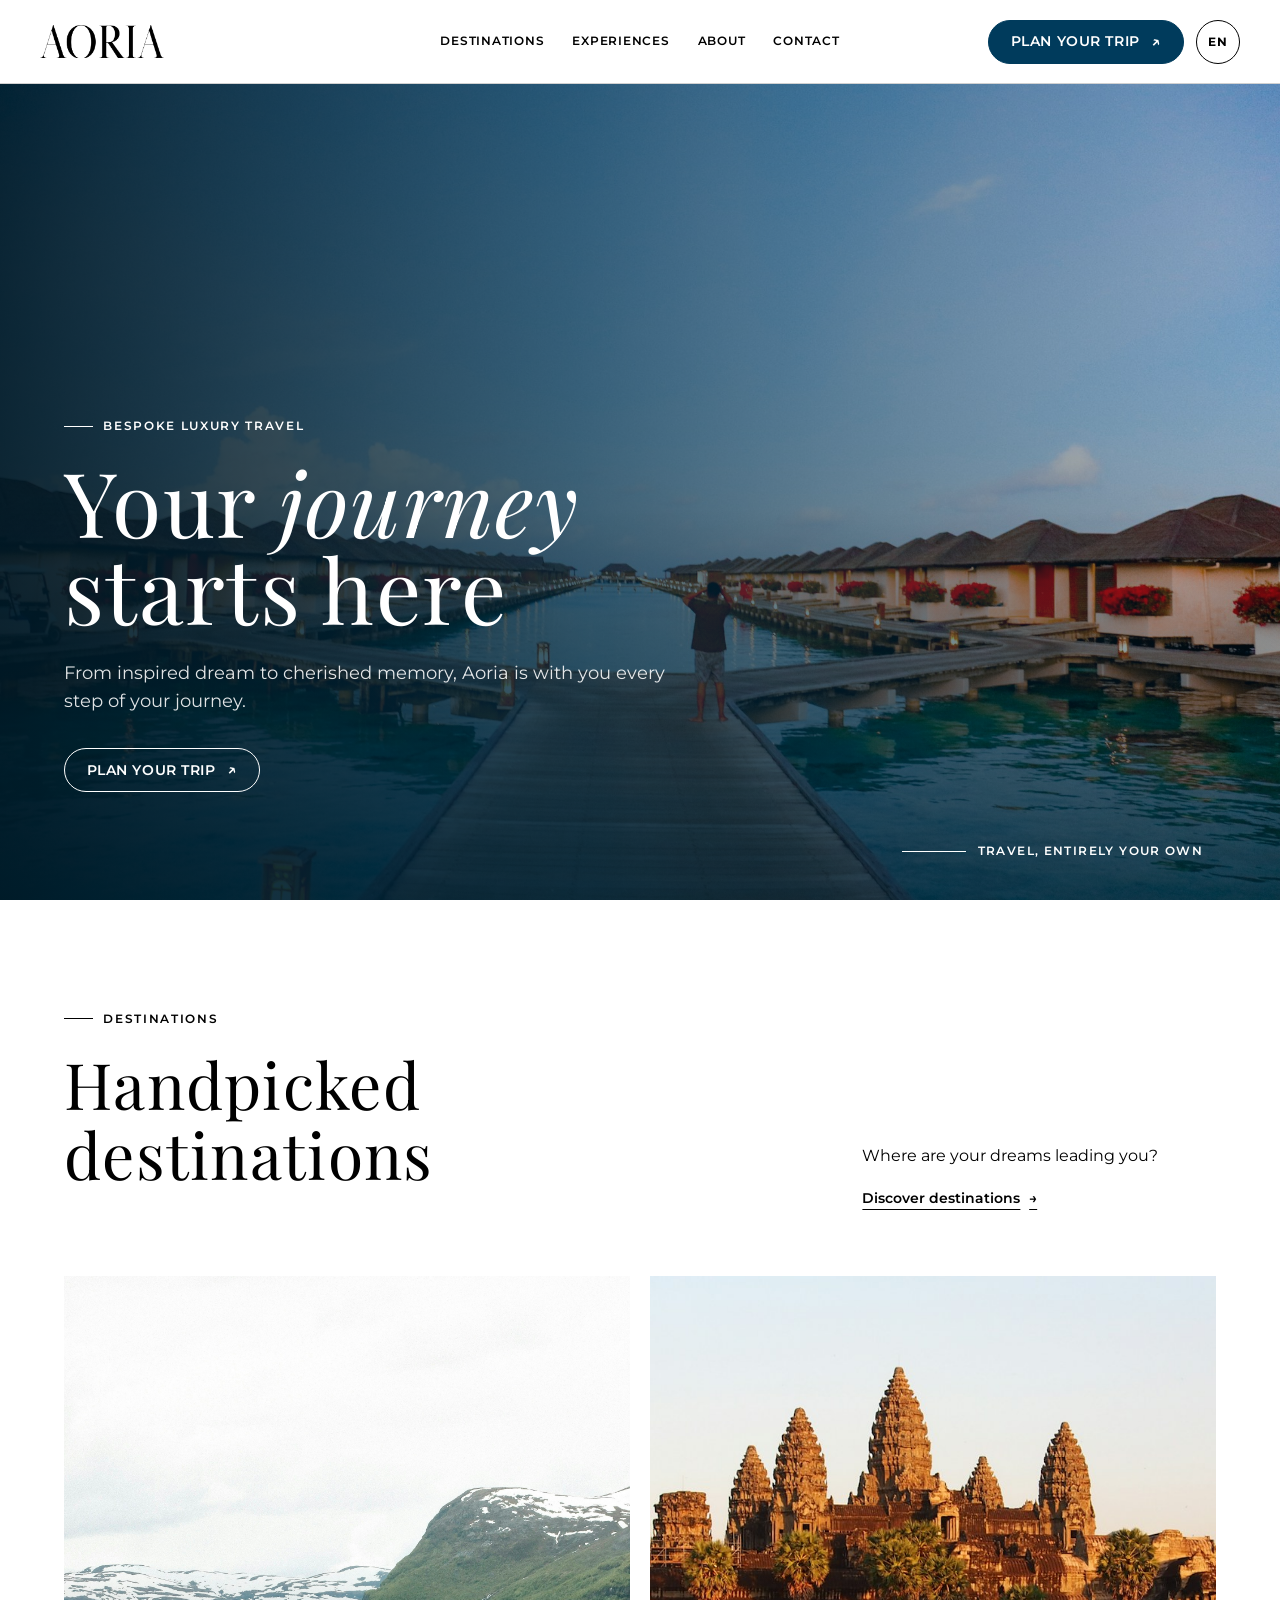
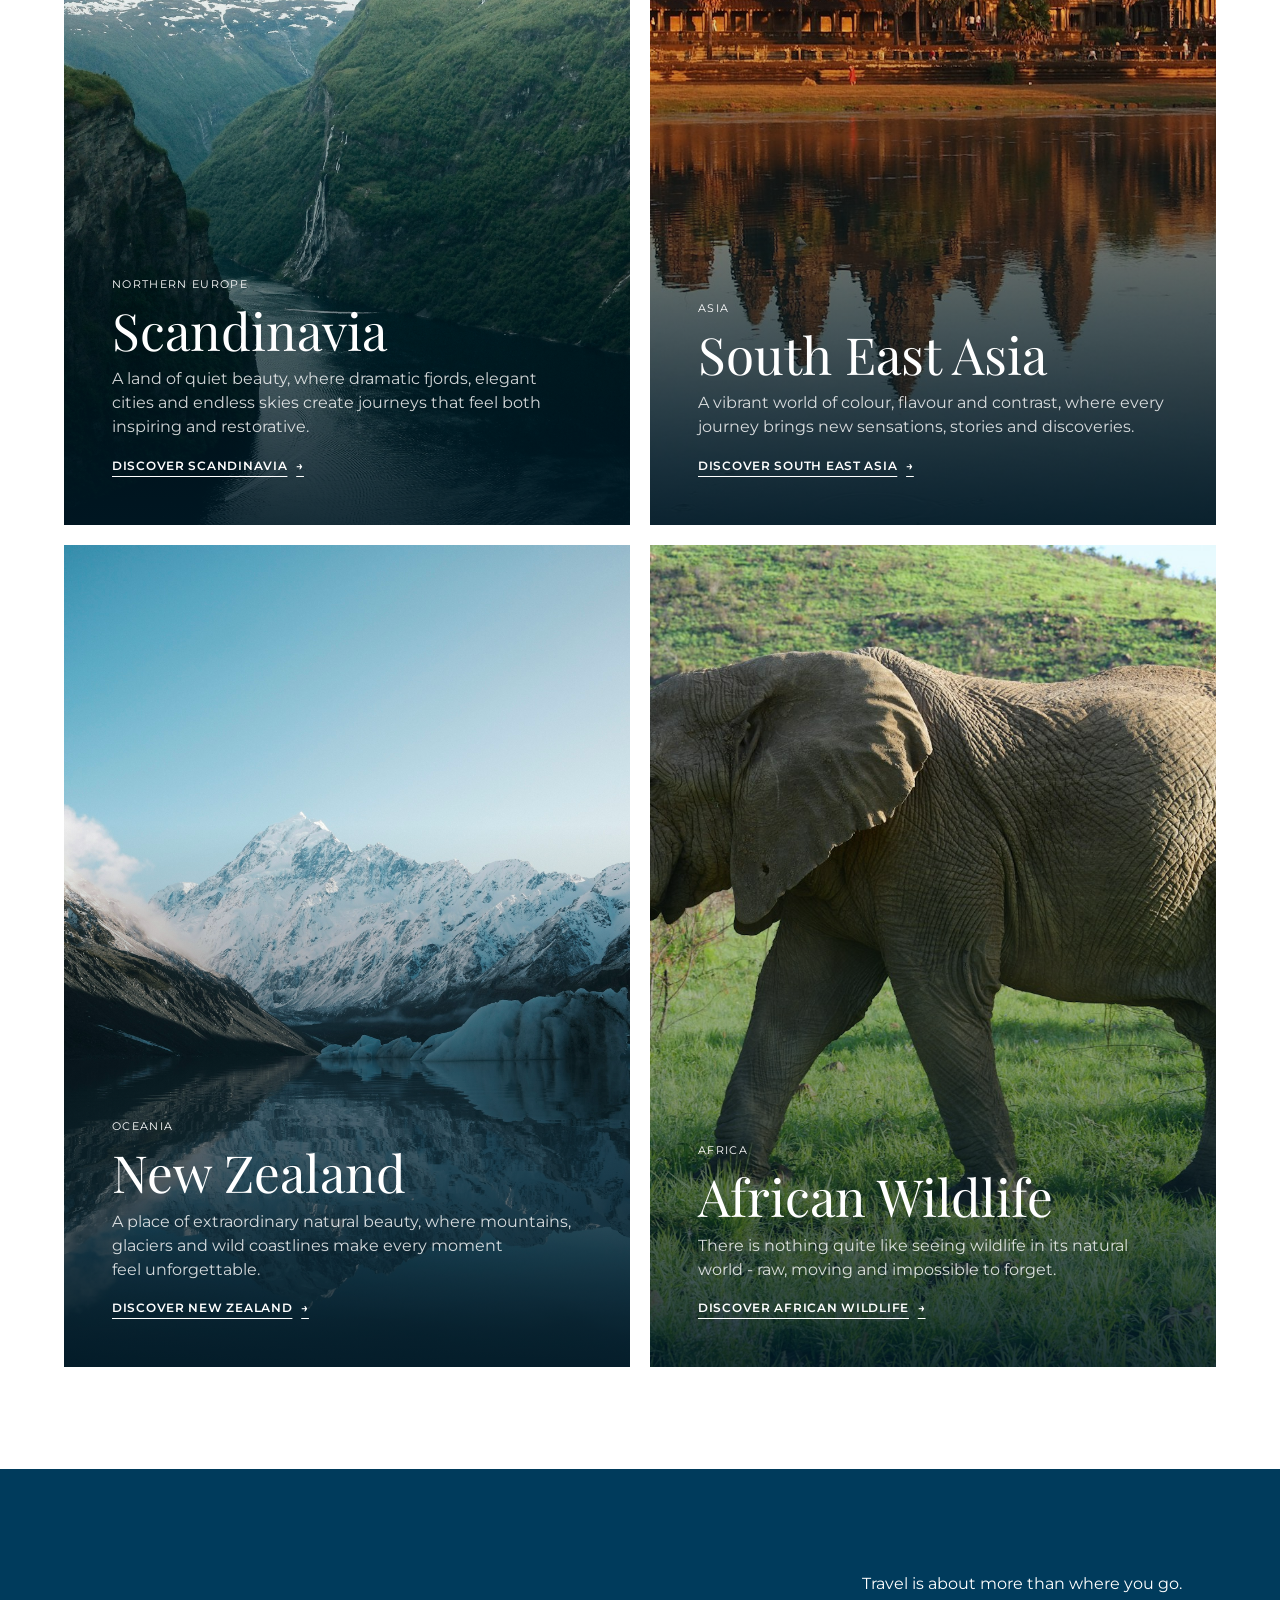
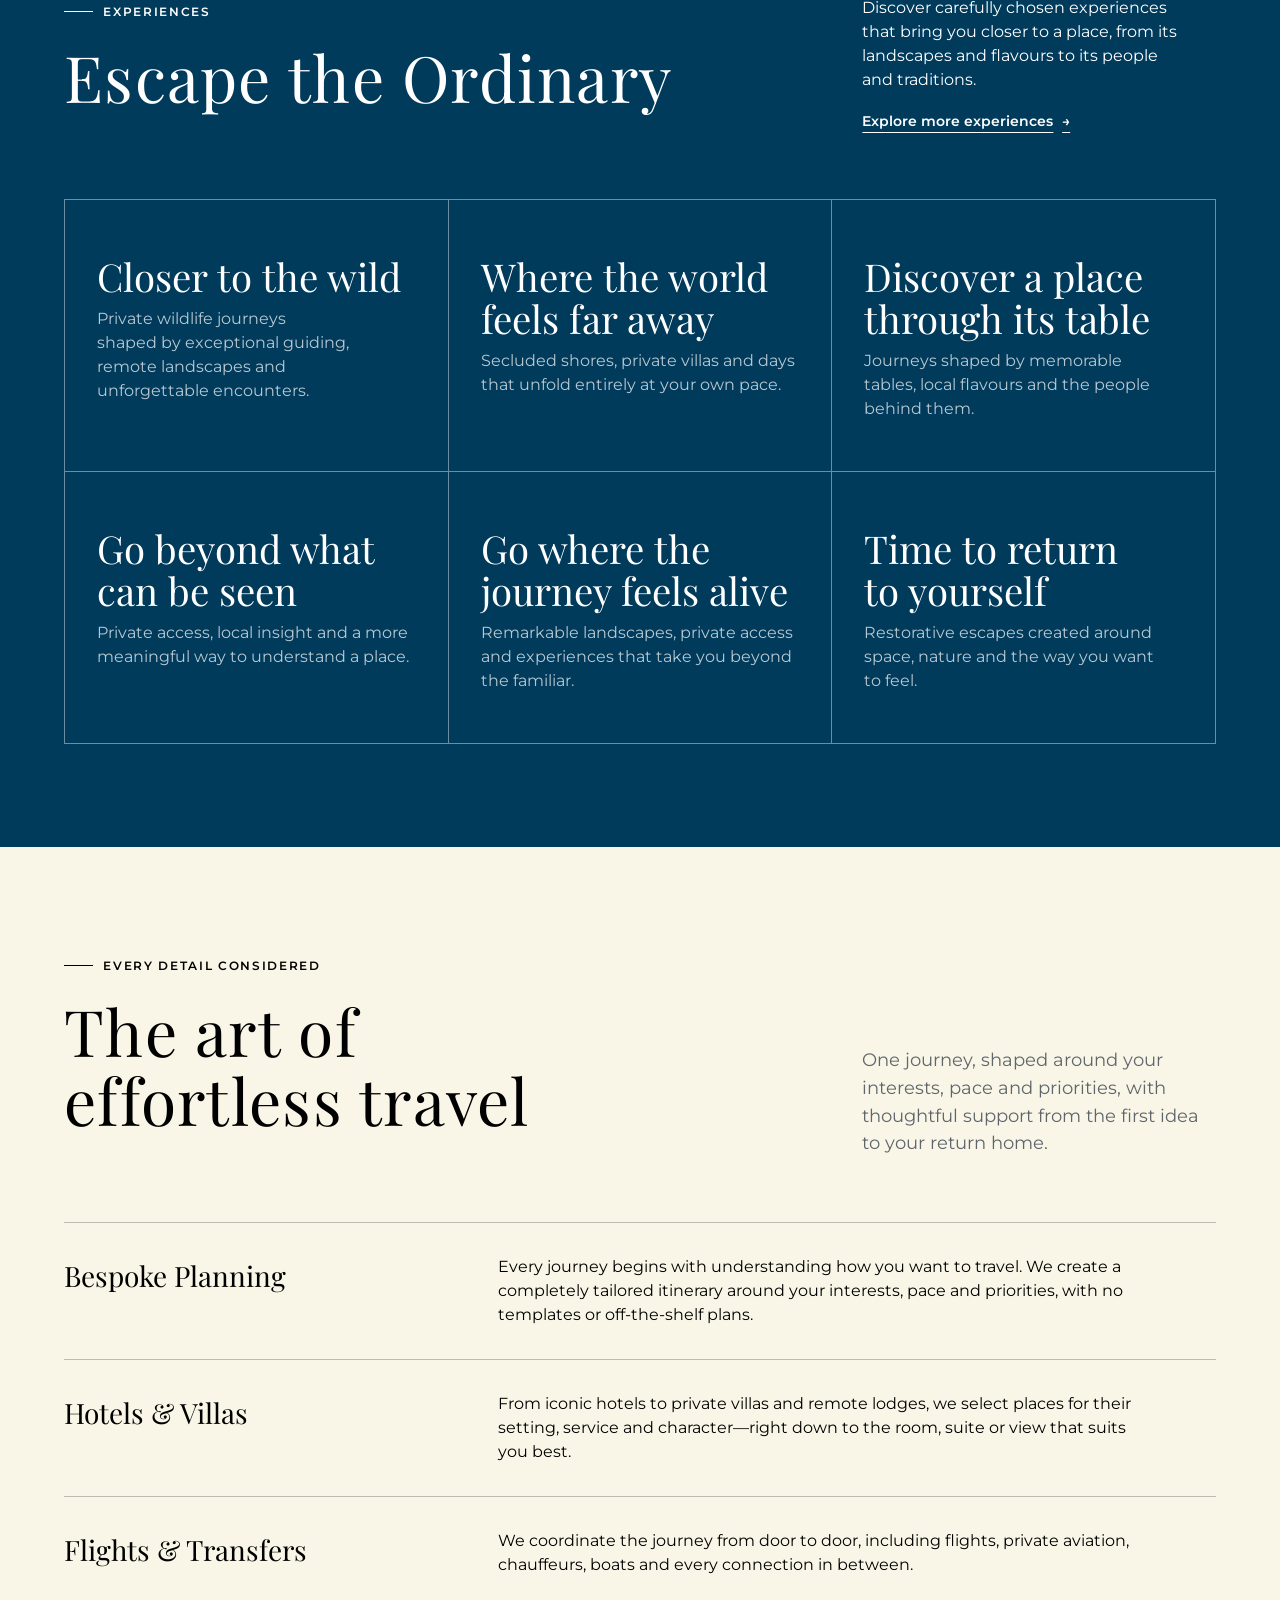
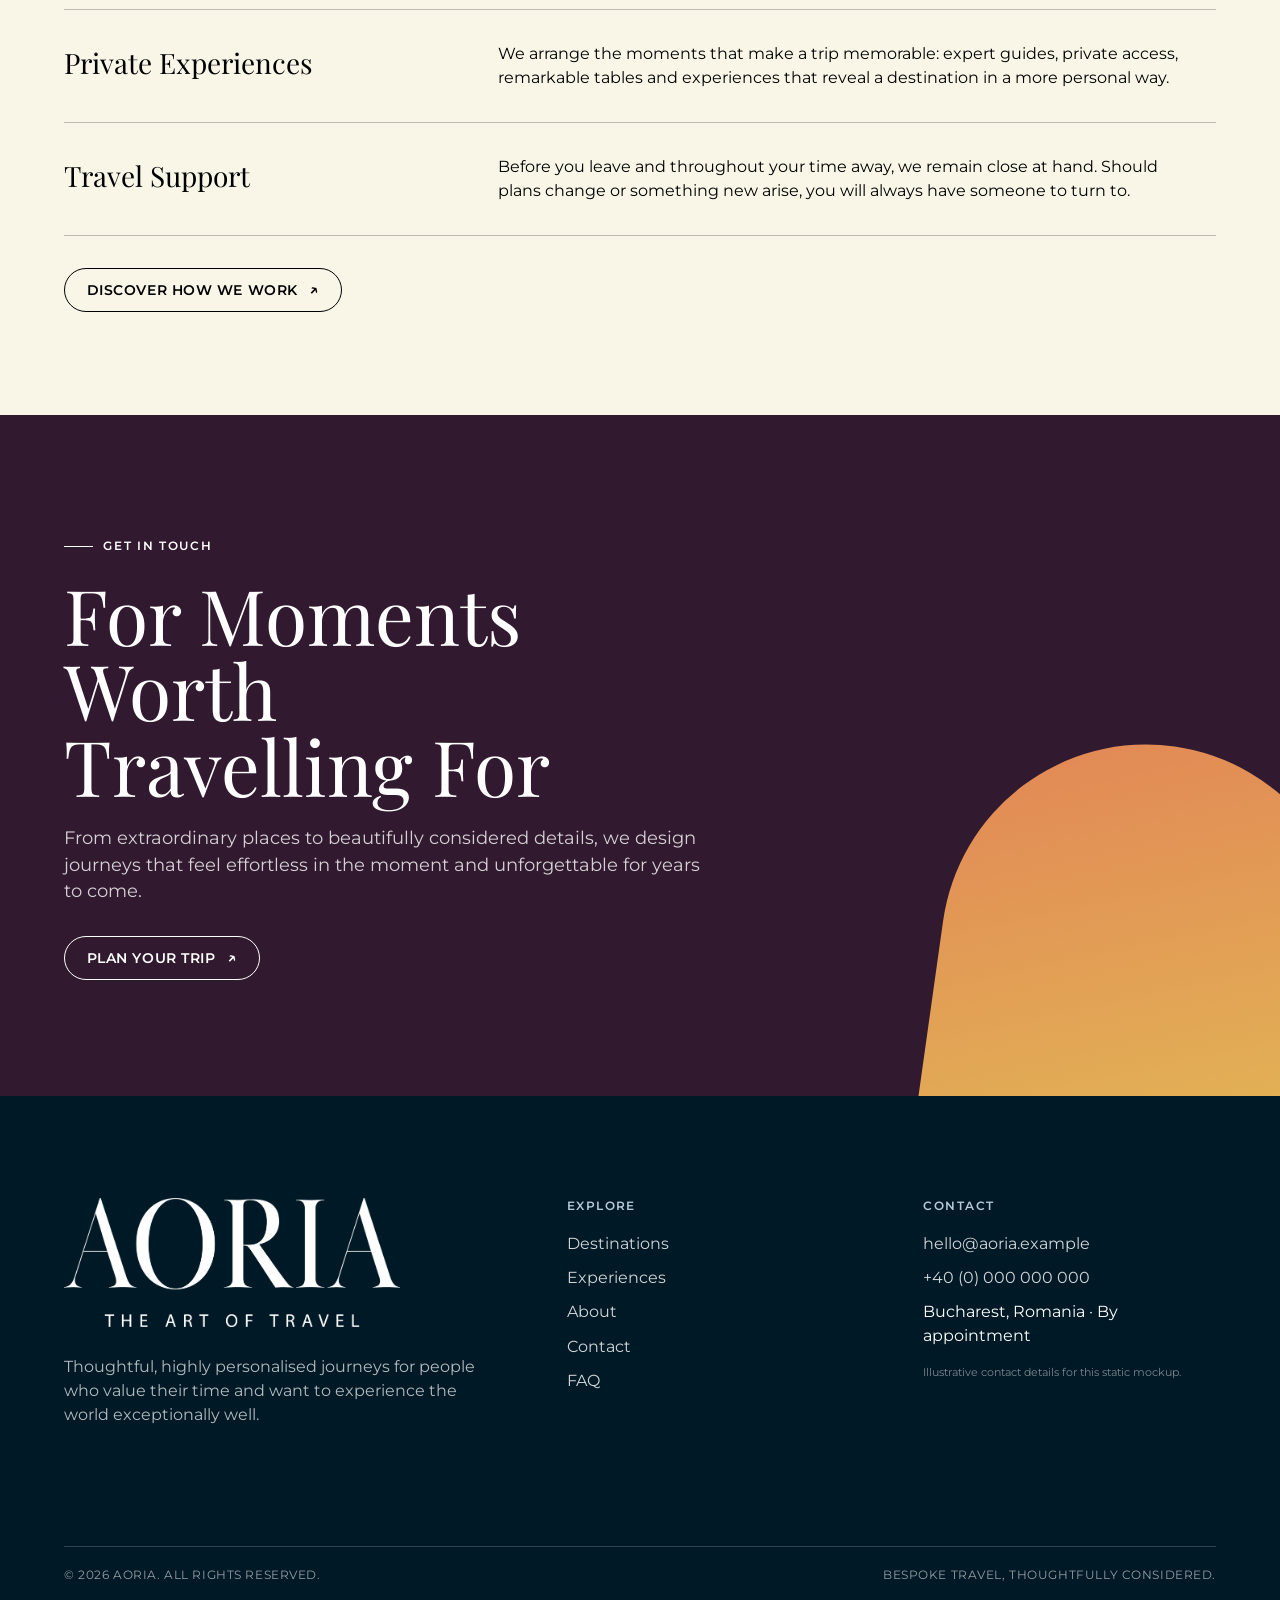
<file: index.html>
<!doctype html>
<html lang="en">
<head>
  <meta charset="utf-8">
  <meta name="viewport" content="width=device-width, initial-scale=1">
  <meta name="description" content="Aoria creates thoughtful, highly personalised luxury journeys shaped around you.">
  <title>Aoria — Bespoke Luxury Travel</title>
  <link rel="icon" type="image/png" href="assets/brand/AORIA_icon.png">
  <link rel="stylesheet" href="styles.css">
  <script src="script.js" defer></script>
</head>
<body>
  <a class="skip-link" href="#main-content">Skip to content</a>
  <header class="site-header">
    <div class="site-header__inner">
      <a class="site-wordmark" href="index.html" aria-label="Aoria home"><img class="site-logo" src="assets/brand/AORIA_logo.png" alt="" width="3334" height="889"></a>
      <nav class="desktop-nav" aria-label="Primary navigation">
        <a href="destinations.html">Destinations</a>
        <a href="experiences.html">Experiences</a>
        <a href="about.html">About</a>
        <a href="contact.html">Contact</a>
      </nav>
      <div class="site-actions">
        <a class="button button--navy" href="contact.html">Plan your trip</a>
        <div class="language-wrap">
          <button class="language-button" type="button" aria-expanded="false" aria-controls="language-note" data-language-toggle>EN</button>
          <p class="language-note" id="language-note" hidden>English is the only language represented in this static mockup.</p>
        </div>
        <button class="menu-button" type="button" aria-expanded="false" aria-controls="mobile-menu" aria-label="Open navigation" data-menu-toggle><span></span></button>
      </div>
    </div>
  </header>
  <aside class="mobile-menu" id="mobile-menu" aria-hidden="true" data-mobile-menu>
    <nav aria-label="Mobile navigation">
      <a href="destinations.html">Destinations</a>
      <a href="experiences.html">Experiences</a>
      <a href="about.html">About</a>
      <a href="contact.html">Contact</a>
    </nav>
    <a class="button button--navy mobile-menu__action" href="contact.html">Plan your trip</a>
  </aside>

  <main id="main-content">
    <section class="home-hero" aria-labelledby="home-title">
      <div class="home-hero__inner">
        <div class="home-hero__copy" data-reveal>
          <p class="eyebrow">Bespoke luxury travel</p>
          <h1 class="display-title" id="home-title">Your <em>journey</em> starts here</h1>
          <p class="lead">From inspired dream to cherished memory, Aoria is with you every step of your journey.</p>
          <a class="button button--light" href="contact.html">Plan your trip</a>
        </div>
      </div>
      <span class="hero-index" aria-hidden="true">Travel, entirely your own</span>
    </section>

    <section class="section" aria-labelledby="destinations-title">
      <div class="container">
        <div class="section-intro" data-reveal>
          <div>
            <p class="section-label">Destinations</p>
            <h2 class="section-title" id="destinations-title">Handpicked destinations</h2>
          </div>
          <div>
            <p>Where are your dreams leading you?</p>
            <a class="text-link" href="destinations.html">Discover destinations</a>
          </div>
        </div>
        <div class="destination-grid">
          <a class="destination-card" href="destination-scandinavia.html" data-reveal>
            <img src="assets/images/scandinavia-fjord.jpg" alt="A quiet Norwegian fjord surrounded by steep green mountains">
            <div class="destination-card__copy">
              <span class="destination-card__region">Northern Europe</span>
              <h3>Scandinavia</h3>
              <p>A land of quiet beauty, where dramatic fjords, elegant cities and endless skies create journeys that feel both inspiring and restorative.</p>
              <span class="destination-card__link">Discover Scandinavia</span>
            </div>
          </a>
          <a class="destination-card" href="destination-south-east-asia.html" data-reveal>
            <img src="assets/images/southeast-asia-temple.jpg" alt="Angkor Wat rising above still water in Cambodia" loading="lazy">
            <div class="destination-card__copy">
              <span class="destination-card__region">Asia</span>
              <h3>South East Asia</h3>
              <p>A vibrant world of colour, flavour and contrast, where every journey brings new sensations, stories and discoveries.</p>
              <span class="destination-card__link">Discover South East Asia</span>
            </div>
          </a>
          <a class="destination-card" href="destination-new-zealand.html" data-reveal>
            <img src="assets/images/new-zealand-lake.jpg" alt="Snow-capped mountains reflected in a still New Zealand lake" loading="lazy">
            <div class="destination-card__copy">
              <span class="destination-card__region">Oceania</span>
              <h3>New Zealand</h3>
              <p>A place of extraordinary natural beauty, where mountains, glaciers and wild coastlines make every moment feel unforgettable.</p>
              <span class="destination-card__link">Discover New Zealand</span>
            </div>
          </a>
          <a class="destination-card" href="destination-african-wildlife.html" data-reveal>
            <img src="assets/images/african-elephant.jpg" alt="An elephant walking across open grassland in South Africa" loading="lazy">
            <div class="destination-card__copy">
              <span class="destination-card__region">Africa</span>
              <h3>African Wildlife</h3>
              <p>There is nothing quite like seeing wildlife in its natural world - raw, moving and impossible to forget.</p>
              <span class="destination-card__link">Discover African Wildlife</span>
            </div>
          </a>
        </div>
      </div>
    </section>

    <section class="section section--navy" aria-labelledby="experiences-title">
      <div class="container">
        <div class="section-intro" data-reveal>
          <div>
            <p class="section-label">Experiences</p>
            <h2 class="section-title" id="experiences-title">Escape the Ordinary</h2>
          </div>
          <div>
            <p>Travel is about more than where you go. Discover carefully chosen experiences that bring you closer to a place, from its landscapes and flavours to its people and traditions.</p>
            <a class="text-link" href="experiences.html">Explore more experiences</a>
          </div>
        </div>
        <div class="experience-strip">
          <a class="experience-tile" href="experience-safari.html" data-reveal><h3>Closer to the wild</h3><p>Private wildlife journeys shaped by exceptional guiding, remote landscapes and unforgettable encounters.</p></a>
          <a class="experience-tile" href="experience-islands.html" data-reveal><h3>Where the world feels far away</h3><p>Secluded shores, private villas and days that unfold entirely at your own pace.</p></a>
          <a class="experience-tile" href="experience-gastronomy.html" data-reveal><h3>Discover a place through its table</h3><p>Journeys shaped by memorable tables, local flavours and the people behind them.</p></a>
          <a class="experience-tile" href="experience-culture.html" data-reveal><h3>Go beyond what can be seen</h3><p>Private access, local insight and a more meaningful way to understand a place.</p></a>
          <a class="experience-tile" href="experience-adventure.html" data-reveal><h3>Go where the journey feels alive</h3><p>Remarkable landscapes, private access and experiences that take you beyond the familiar.</p></a>
          <a class="experience-tile" href="experience-wellness.html" data-reveal><h3>Time to return to yourself</h3><p>Restorative escapes created around space, nature and the way you want to feel.</p></a>
        </div>
      </div>
    </section>

    <section class="section section--ivory" aria-labelledby="services-title">
      <div class="container">
        <div class="section-intro" data-reveal>
          <div>
            <p class="section-label">Every detail considered</p>
            <h2 class="section-title" id="services-title">The art of effortless travel</h2>
          </div>
          <p>One journey, shaped around your interests, pace and priorities, with thoughtful support from the first idea to your return home.</p>
        </div>
        <ul class="services-list">
          <li data-reveal><h3>Bespoke Planning</h3><p>Every journey begins with understanding how you want to travel. We create a completely tailored itinerary around your interests, pace and priorities, with no templates or off-the-shelf plans.</p></li>
          <li data-reveal><h3>Hotels &amp; Villas</h3><p>From iconic hotels to private villas and remote lodges, we select places for their setting, service and character—right down to the room, suite or view that suits you best.</p></li>
          <li data-reveal><h3>Flights &amp; Transfers</h3><p>We coordinate the journey from door to door, including flights, private aviation, chauffeurs, boats and every connection in between.</p></li>
          <li data-reveal><h3>Private Experiences</h3><p>We arrange the moments that make a trip memorable: expert guides, private access, remarkable tables and experiences that reveal a destination in a more personal way.</p></li>
          <li data-reveal><h3>Travel Support</h3><p>Before you leave and throughout your time away, we remain close at hand. Should plans change or something new arise, you will always have someone to turn to.</p></li>
        </ul>
        <p style="margin:2rem 0 0"><a class="button button--outline" href="about.html">Discover how we work</a></p>
      </div>
    </section>

    <section class="closing-cta" aria-labelledby="home-cta-title">
      <div class="container closing-cta__inner" data-reveal>
        <p class="eyebrow">Get in touch</p>
        <h2 id="home-cta-title">For Moments Worth Travelling For</h2>
        <p>From extraordinary places to beautifully considered details, we design journeys that feel effortless in the moment and unforgettable for years to come.</p>
        <a class="button button--light" href="contact.html">Plan your trip</a>
      </div>
    </section>
  </main>

  <footer class="site-footer">
    <div class="container site-footer__top">
      <div class="site-footer__brand">
        <img class="footer-brand-logo" src="assets/brand/AORIA_logo_tagline.png" alt="Aoria — The Art of Travel" width="3334" height="1285" loading="lazy">
        <p class="footer-statement">Thoughtful, highly personalised journeys for people who value their time and want to experience the world exceptionally well.</p>
      </div>
      <div>
        <h2 class="footer-heading">Explore</h2>
        <ul class="footer-list">
          <li><a href="destinations.html">Destinations</a></li>
          <li><a href="experiences.html">Experiences</a></li>
          <li><a href="about.html">About</a></li>
          <li><a href="contact.html">Contact</a></li>
          <li><a href="contact.html" data-mock-link data-mock-message="FAQ copy was not supplied in the brief. This placeholder does not open a separate FAQ page; please use Contact for assistance.">FAQ</a></li>
        </ul>
      </div>
      <div>
        <h2 class="footer-heading">Contact</h2>
        <ul class="footer-list">
          <li><a href="mailto:hello@aoria.example">hello@aoria.example</a></li>
          <li><a href="tel:+40000000000">+40 (0) 000 000 000</a></li>
          <li>Bucharest, Romania · By appointment</li>
        </ul>
        <small class="footer-mock-label">Illustrative contact details for this static mockup.</small>
      </div>
    </div>
    <div class="container site-footer__bottom">
      <span>© <span data-year>2026</span> Aoria. All rights reserved.</span>
      <span>Bespoke travel, thoughtfully considered.</span>
    </div>
  </footer>
  <div class="mock-toast" role="status" aria-live="polite" data-mock-toast hidden></div>
</body>
</html>
</file>
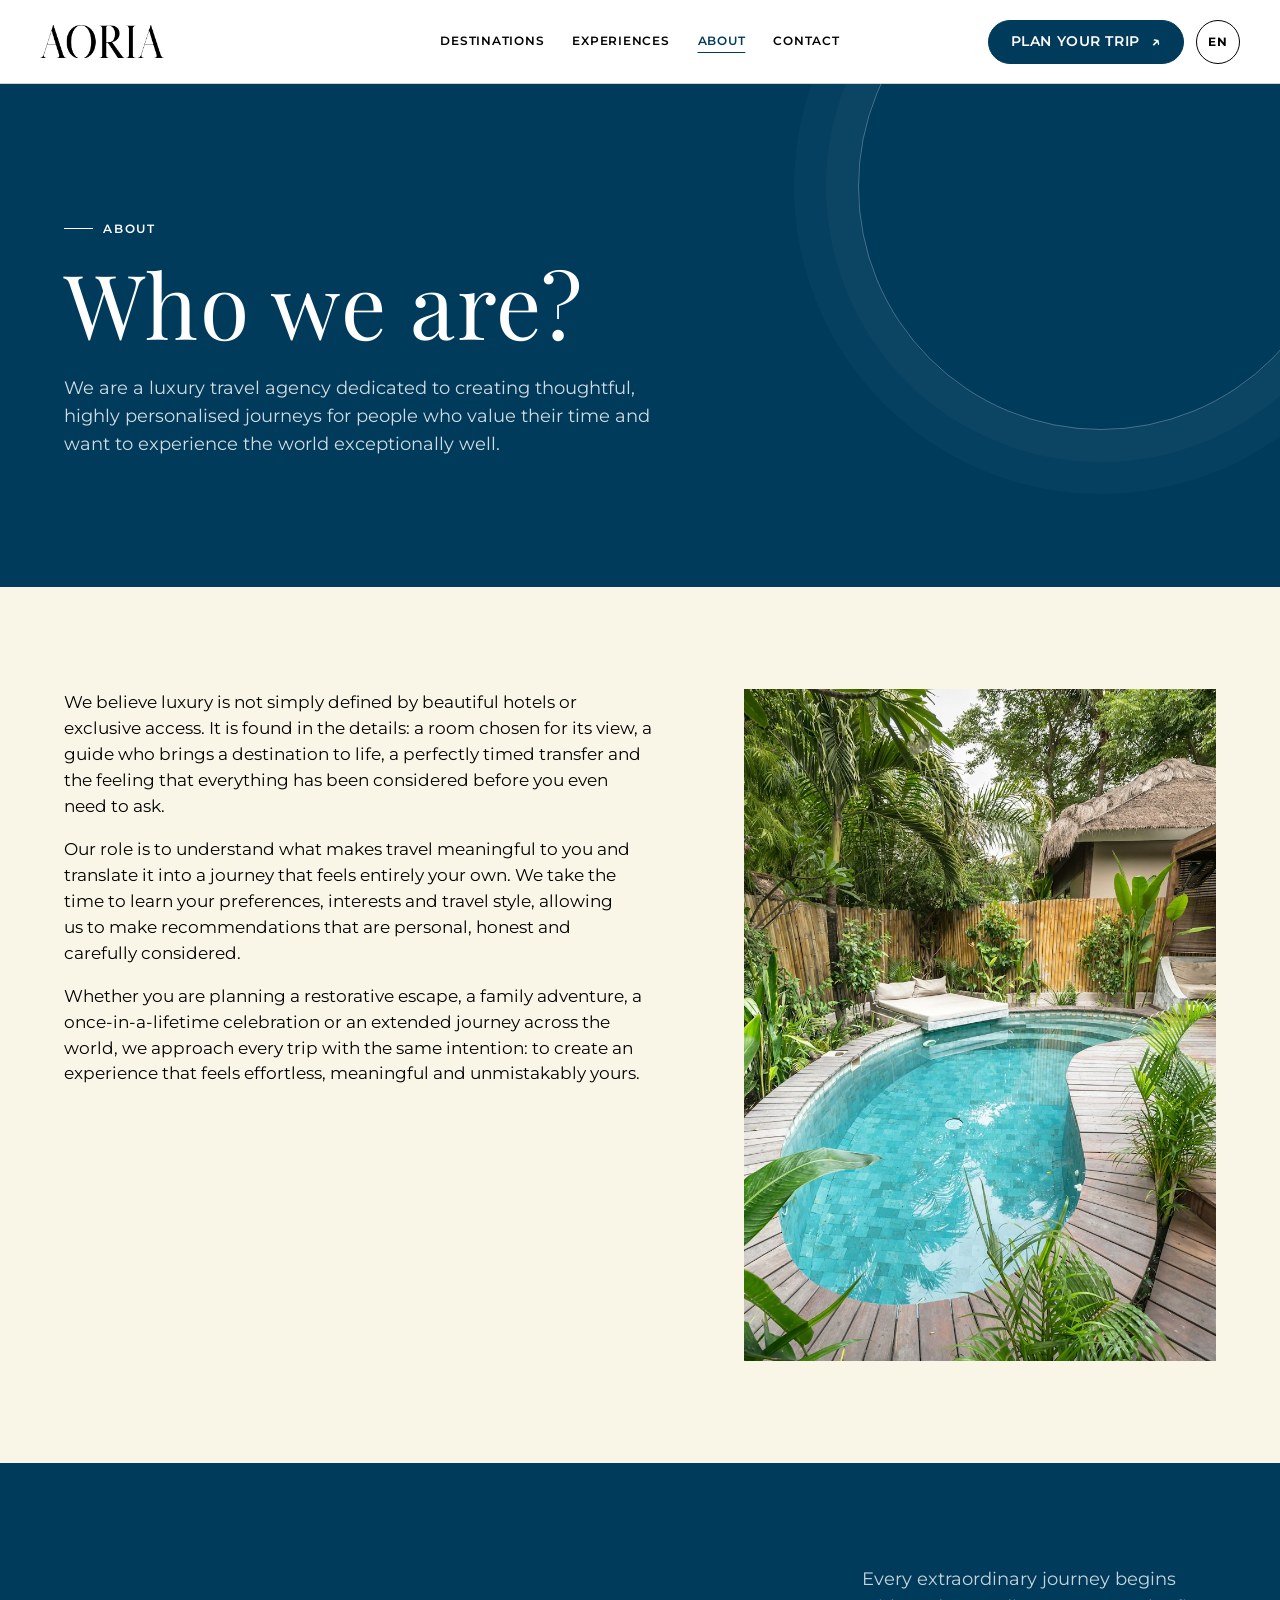
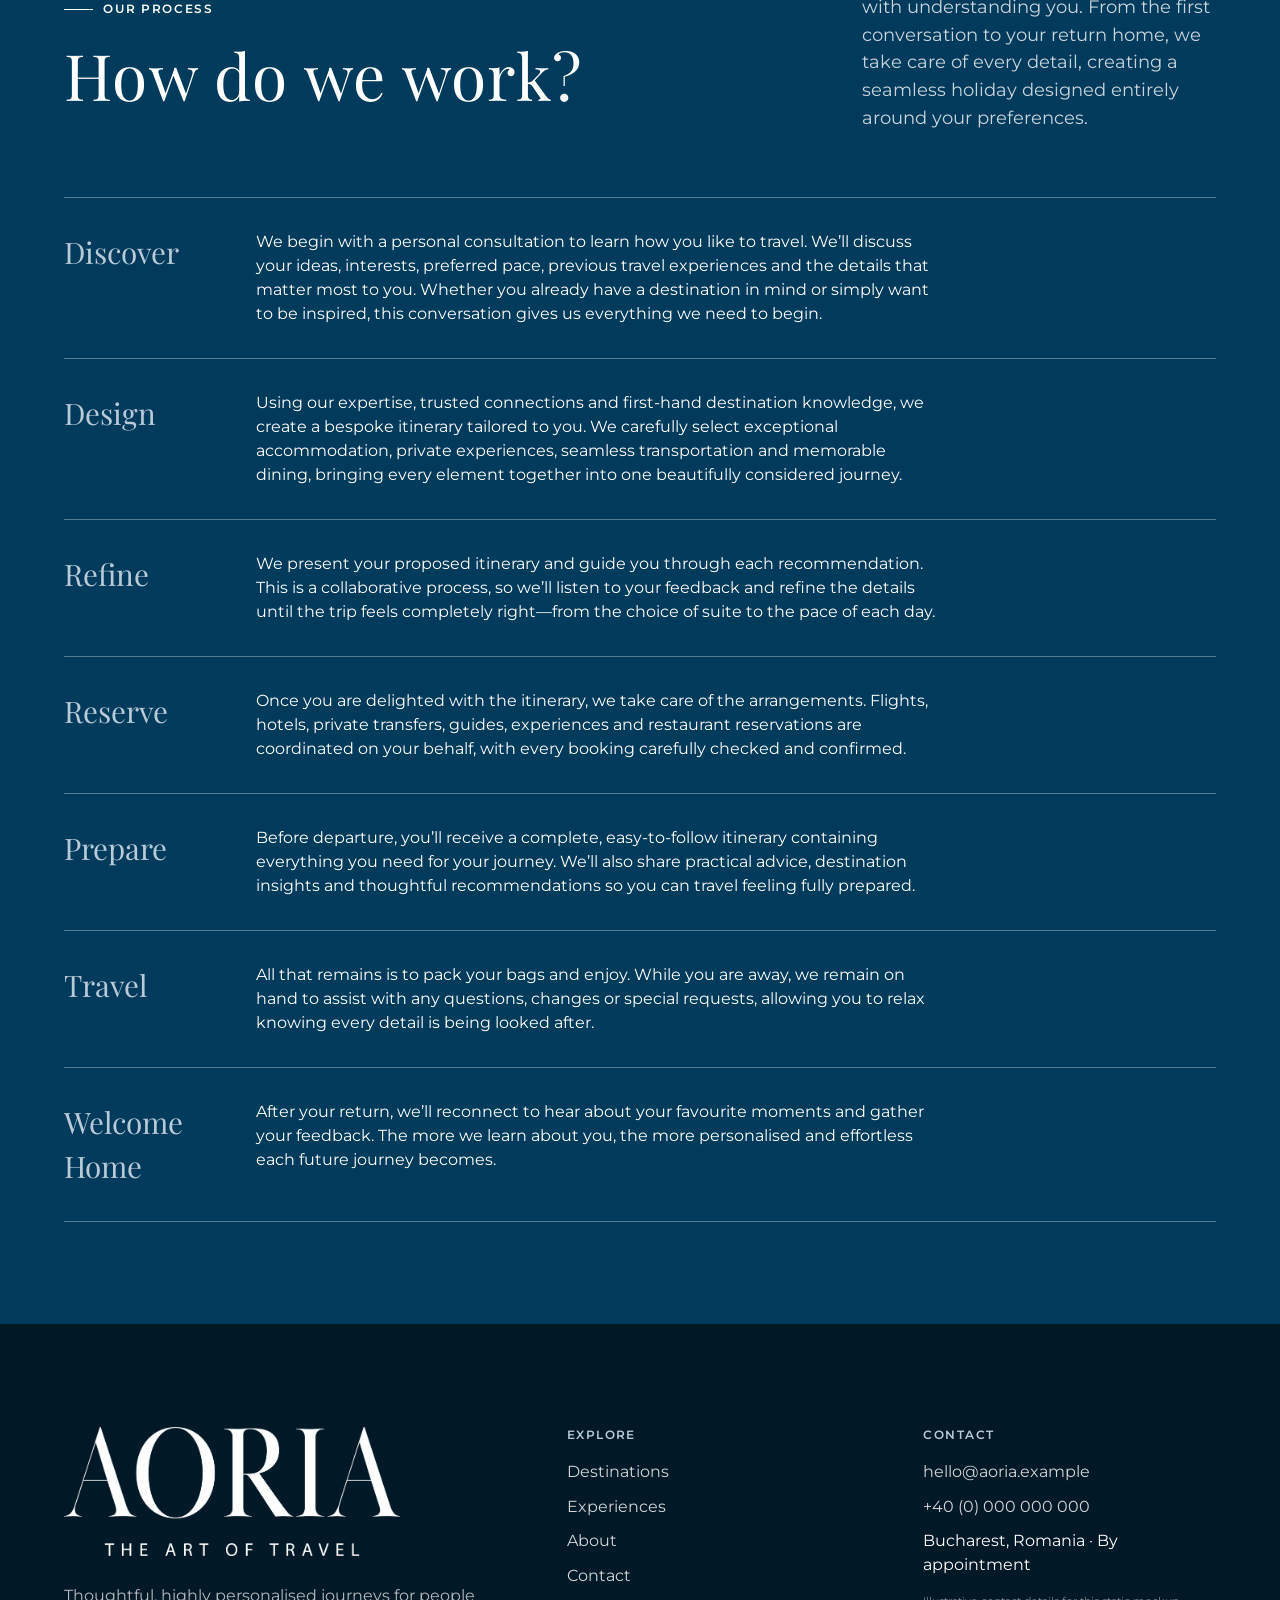
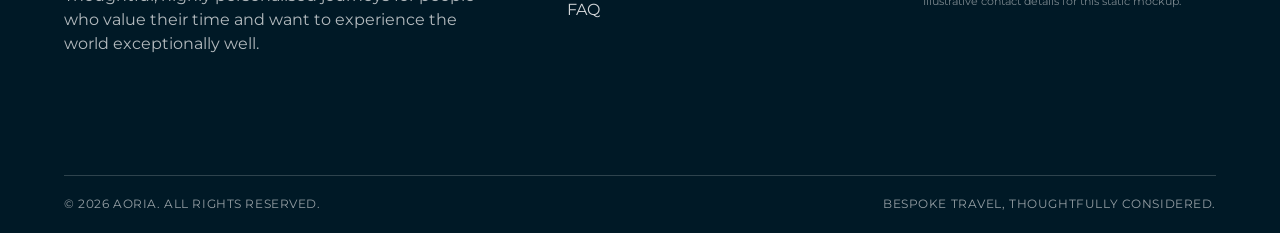
<file: about.html>
<!doctype html>
<html lang="en">
<head>
  <meta charset="utf-8">
  <meta name="viewport" content="width=device-width, initial-scale=1">
  <meta name="description" content="Meet Aoria and discover how we create thoughtful, highly personalised luxury journeys.">
  <title>About Aoria — Bespoke Luxury Travel</title>
  <link rel="icon" type="image/png" href="assets/brand/AORIA_icon.png">
  <link rel="stylesheet" href="styles.css">
  <script src="script.js" defer></script>
</head>
<body>
  <a class="skip-link" href="#main-content">Skip to content</a>
  <header class="site-header">
    <div class="site-header__inner">
      <a class="site-wordmark" href="index.html" aria-label="Aoria home"><img class="site-logo" src="assets/brand/AORIA_logo.png" alt="" width="3334" height="889"></a>
      <nav class="desktop-nav" aria-label="Primary navigation">
        <a href="destinations.html">Destinations</a>
        <a href="experiences.html">Experiences</a>
        <a href="about.html" aria-current="page">About</a>
        <a href="contact.html">Contact</a>
      </nav>
      <div class="site-actions">
        <a class="button button--navy" href="contact.html">Plan your trip</a>
        <div class="language-wrap">
          <button class="language-button" type="button" aria-expanded="false" aria-controls="language-note" data-language-toggle>EN</button>
          <p class="language-note" id="language-note" hidden>English is the only language represented in this static mockup.</p>
        </div>
        <button class="menu-button" type="button" aria-expanded="false" aria-controls="mobile-menu" aria-label="Open navigation" data-menu-toggle><span></span></button>
      </div>
    </div>
  </header>
  <aside class="mobile-menu" id="mobile-menu" aria-hidden="true" data-mobile-menu>
    <nav aria-label="Mobile navigation">
      <a href="destinations.html">Destinations</a>
      <a href="experiences.html">Experiences</a>
      <a href="about.html" aria-current="page">About</a>
      <a href="contact.html">Contact</a>
    </nav>
    <a class="button button--navy mobile-menu__action" href="contact.html">Plan your trip</a>
  </aside>

  <main id="main-content">
    <section class="page-hero" aria-labelledby="about-title">
      <div class="container page-hero__inner" data-reveal>
        <p class="eyebrow">About</p>
        <h1 class="display-title" id="about-title">Who we are?</h1>
        <p class="lead">We are a luxury travel agency dedicated to creating thoughtful, highly personalised journeys for people who value their time and want to experience the world exceptionally well.</p>
      </div>
    </section>

    <section class="section section--ivory" aria-label="Who we are">
      <div class="container split-story">
        <div class="split-story__copy" data-reveal>
          <p>We believe luxury is not simply defined by beautiful hotels or exclusive access. It is found in the details: a room chosen for its view, a guide who brings a destination to life, a perfectly timed transfer and the feeling that everything has been considered before you even need to ask.</p>
          <p>Our role is to understand what makes travel meaningful to you and translate it into a journey that feels entirely your own. We take the time to learn your preferences, interests and travel style, allowing us to make recommendations that are personal, honest and carefully considered.</p>
          <p>Whether you are planning a restorative escape, a family adventure, a once-in-a-lifetime celebration or an extended journey across the world, we approach every trip with the same intention: to create an experience that feels effortless, meaningful and unmistakably yours.</p>
        </div>
        <figure class="split-story__media" data-reveal>
          <img src="assets/images/villa-pool.jpg" alt="A private pool and shaded terrace within a tropical villa garden" loading="lazy">
        </figure>
      </div>
    </section>

    <section class="section section--navy" aria-labelledby="process-title">
      <div class="container">
        <div class="section-intro" data-reveal>
          <div>
            <p class="section-label">Our process</p>
            <h2 class="section-title" id="process-title">How do we work?</h2>
          </div>
          <p>Every extraordinary journey begins with understanding you. From the first conversation to your return home, we take care of every detail, creating a seamless holiday designed entirely around your preferences.</p>
        </div>
        <ul class="process-list">
          <li data-reveal>
            <h3>Discover</h3>
            <p>We begin with a personal consultation to learn how you like to travel. We’ll discuss your ideas, interests, preferred pace, previous travel experiences and the details that matter most to you. Whether you already have a destination in mind or simply want to be inspired, this conversation gives us everything we need to begin.</p>
          </li>
          <li data-reveal>
            <h3>Design</h3>
            <p>Using our expertise, trusted connections and first-hand destination knowledge, we create a bespoke itinerary tailored to you. We carefully select exceptional accommodation, private experiences, seamless transportation and memorable dining, bringing every element together into one beautifully considered journey.</p>
          </li>
          <li data-reveal>
            <h3>Refine</h3>
            <p>We present your proposed itinerary and guide you through each recommendation. This is a collaborative process, so we’ll listen to your feedback and refine the details until the trip feels completely right—from the choice of suite to the pace of each day.</p>
          </li>
          <li data-reveal>
            <h3>Reserve</h3>
            <p>Once you are delighted with the itinerary, we take care of the arrangements. Flights, hotels, private transfers, guides, experiences and restaurant reservations are coordinated on your behalf, with every booking carefully checked and confirmed.</p>
          </li>
          <li data-reveal>
            <h3>Prepare</h3>
            <p>Before departure, you’ll receive a complete, easy-to-follow itinerary containing everything you need for your journey. We’ll also share practical advice, destination insights and thoughtful recommendations so you can travel feeling fully prepared.</p>
          </li>
          <li data-reveal>
            <h3>Travel</h3>
            <p>All that remains is to pack your bags and enjoy. While you are away, we remain on hand to assist with any questions, changes or special requests, allowing you to relax knowing every detail is being looked after.</p>
          </li>
          <li data-reveal>
            <h3>Welcome Home</h3>
            <p>After your return, we’ll reconnect to hear about your favourite moments and gather your feedback. The more we learn about you, the more personalised and effortless each future journey becomes.</p>
          </li>
        </ul>
      </div>
    </section>
  </main>

  <footer class="site-footer">
    <div class="container site-footer__top">
      <div class="site-footer__brand">
        <img class="footer-brand-logo" src="assets/brand/AORIA_logo_tagline.png" alt="Aoria — The Art of Travel" width="3334" height="1285" loading="lazy">
        <p class="footer-statement">Thoughtful, highly personalised journeys for people who value their time and want to experience the world exceptionally well.</p>
      </div>
      <div>
        <h2 class="footer-heading">Explore</h2>
        <ul class="footer-list">
          <li><a href="destinations.html">Destinations</a></li>
          <li><a href="experiences.html">Experiences</a></li>
          <li><a href="about.html">About</a></li>
          <li><a href="contact.html">Contact</a></li>
          <li><a href="contact.html" data-mock-link data-mock-message="FAQ copy was not supplied in the brief. This placeholder does not open a separate FAQ page; please use Contact for assistance.">FAQ</a></li>
        </ul>
      </div>
      <div>
        <h2 class="footer-heading">Contact</h2>
        <ul class="footer-list">
          <li><a href="mailto:hello@aoria.example">hello@aoria.example</a></li>
          <li><a href="tel:+40000000000">+40 (0) 000 000 000</a></li>
          <li>Bucharest, Romania · By appointment</li>
        </ul>
        <small class="footer-mock-label">Illustrative contact details for this static mockup.</small>
      </div>
    </div>
    <div class="container site-footer__bottom">
      <span>© <span data-year>2026</span> Aoria. All rights reserved.</span>
      <span>Bespoke travel, thoughtfully considered.</span>
    </div>
  </footer>
  <div class="mock-toast" role="status" aria-live="polite" data-mock-toast hidden></div>
</body>
</html>
</file>
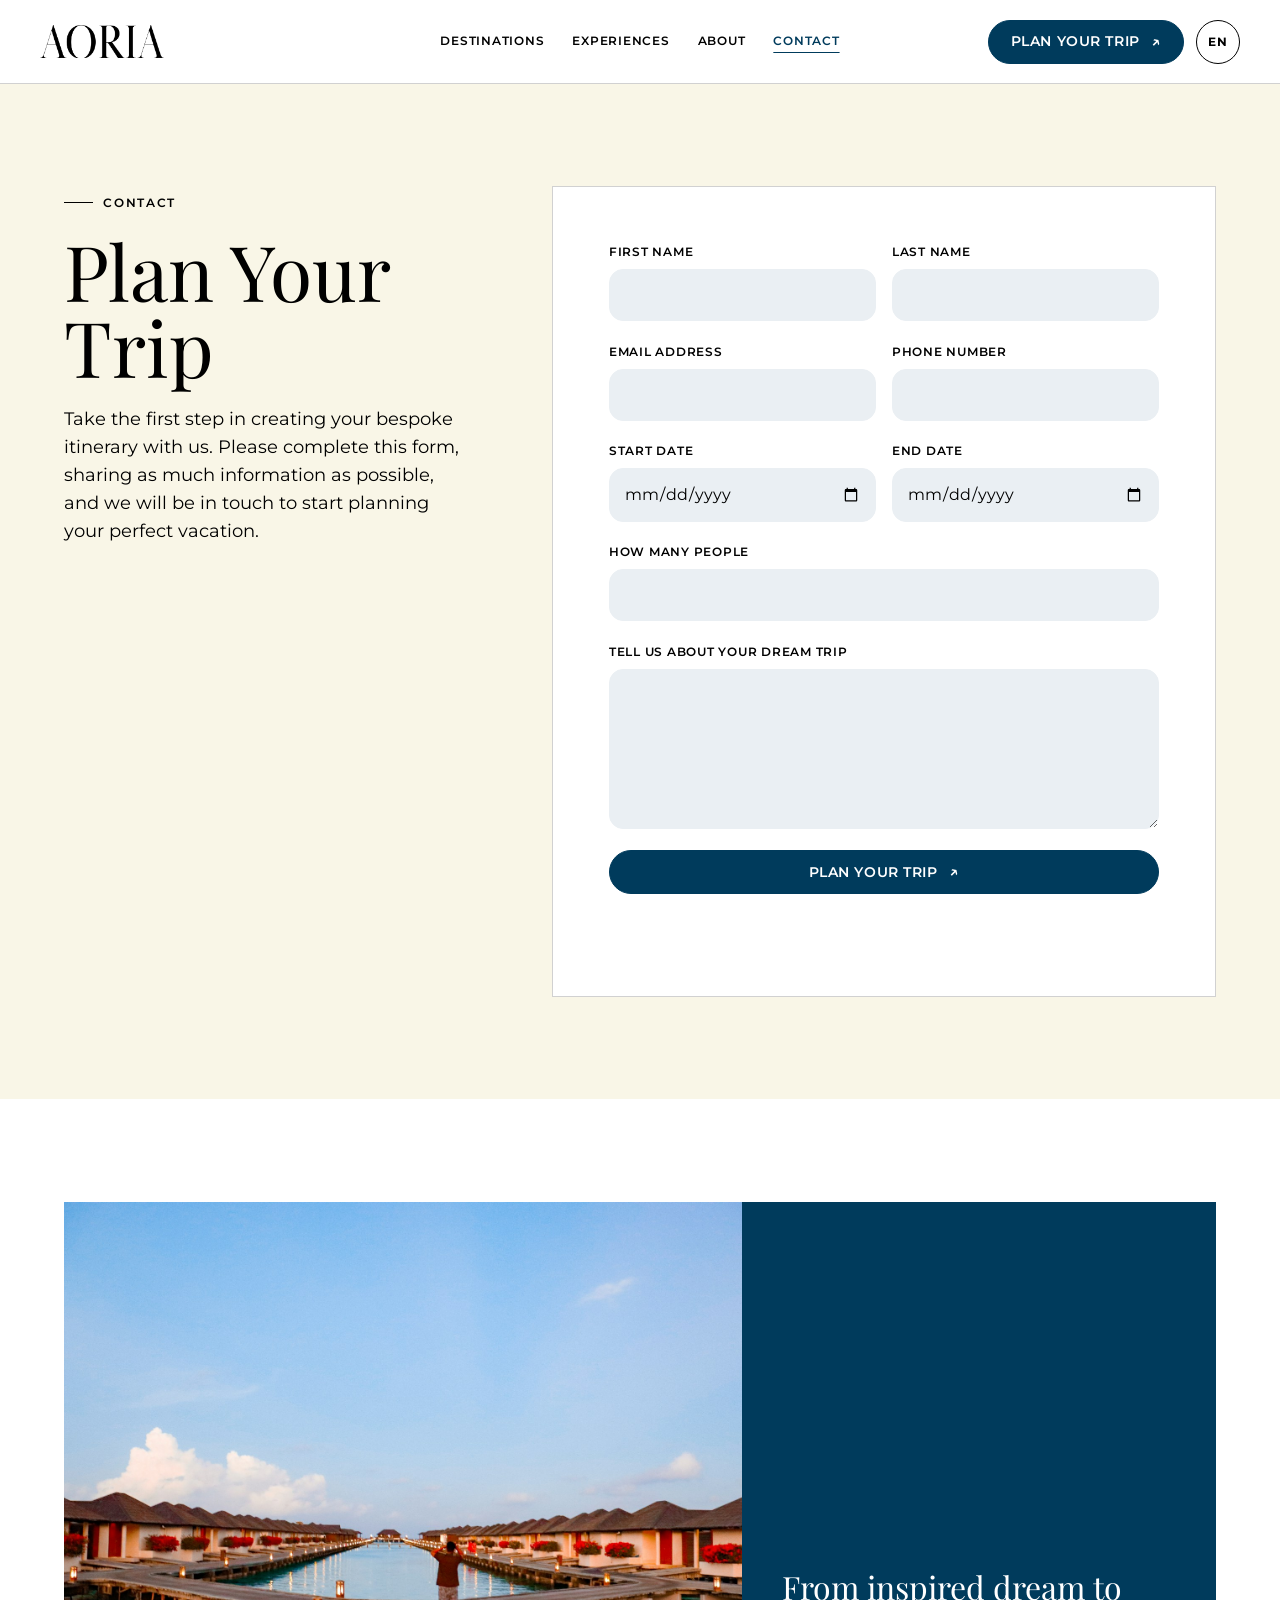
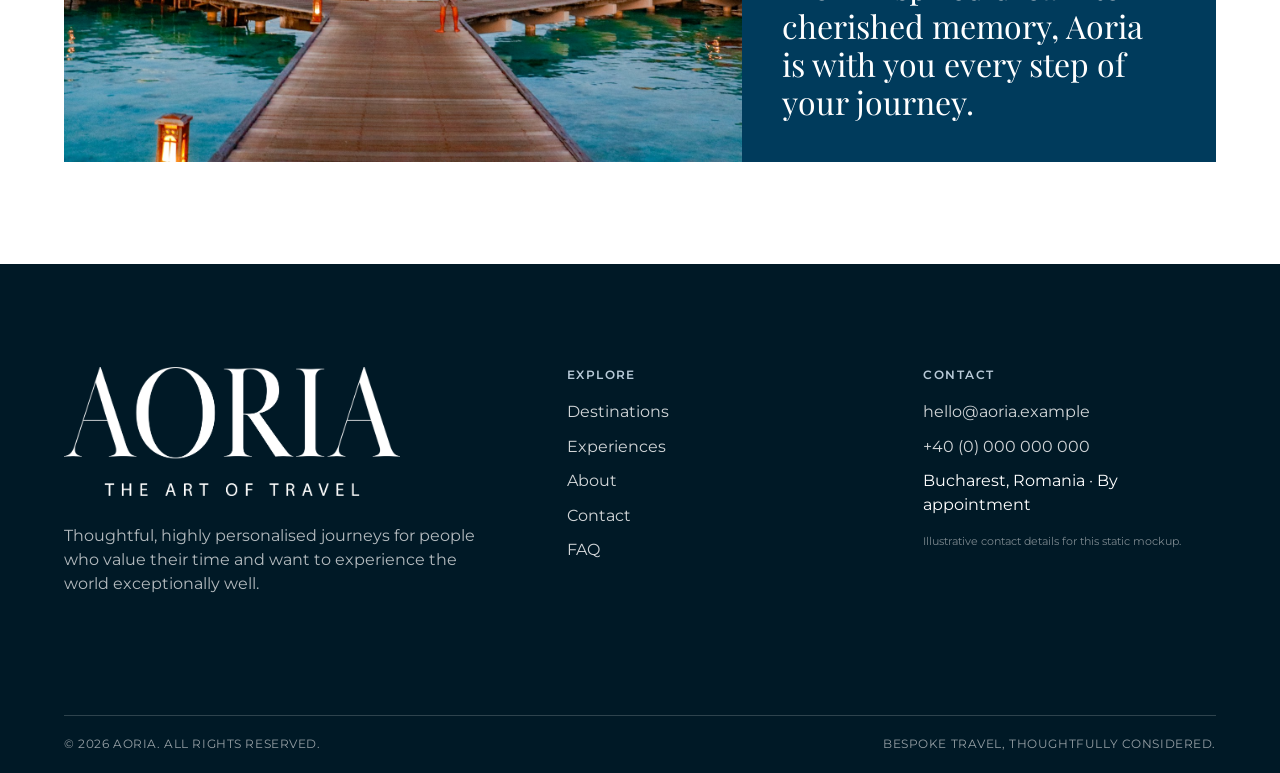
<file: contact.html>
<!doctype html>
<html lang="en">
<head>
  <meta charset="utf-8">
  <meta name="viewport" content="width=device-width, initial-scale=1">
  <meta name="description" content="Plan your bespoke luxury journey with Aoria.">
  <title>Plan Your Trip — Aoria</title>
  <link rel="icon" type="image/png" href="assets/brand/AORIA_icon.png">
  <link rel="stylesheet" href="styles.css">
  <script src="script.js" defer></script>
</head>
<body>
  <a class="skip-link" href="#main-content">Skip to content</a>
  <header class="site-header">
    <div class="site-header__inner">
      <a class="site-wordmark" href="index.html" aria-label="Aoria home"><img class="site-logo" src="assets/brand/AORIA_logo.png" alt="" width="3334" height="889"></a>
      <nav class="desktop-nav" aria-label="Primary navigation">
        <a href="destinations.html">Destinations</a>
        <a href="experiences.html">Experiences</a>
        <a href="about.html">About</a>
        <a href="contact.html" aria-current="page">Contact</a>
      </nav>
      <div class="site-actions">
        <a class="button button--navy" href="contact.html">Plan your trip</a>
        <div class="language-wrap">
          <button class="language-button" type="button" aria-expanded="false" aria-controls="language-note" data-language-toggle>EN</button>
          <p class="language-note" id="language-note" hidden>English is the only language represented in this static mockup.</p>
        </div>
        <button class="menu-button" type="button" aria-expanded="false" aria-controls="mobile-menu" aria-label="Open navigation" data-menu-toggle><span></span></button>
      </div>
    </div>
  </header>
  <aside class="mobile-menu" id="mobile-menu" aria-hidden="true" data-mobile-menu>
    <nav aria-label="Mobile navigation">
      <a href="destinations.html">Destinations</a>
      <a href="experiences.html">Experiences</a>
      <a href="about.html">About</a>
      <a href="contact.html" aria-current="page">Contact</a>
    </nav>
    <a class="button button--navy mobile-menu__action" href="contact.html">Plan your trip</a>
  </aside>

  <main id="main-content">
    <section class="section section--ivory" aria-labelledby="contact-title">
      <div class="container contact-layout">
        <div class="contact-intro" data-reveal>
          <p class="eyebrow">Contact</p>
          <h1 id="contact-title">Plan Your Trip</h1>
          <p class="lead">Take the first step in creating your bespoke itinerary with us. Please complete this form, sharing as much information as possible, and we will be in touch to start planning your perfect vacation.</p>
        </div>

        <form class="contact-form" data-mock-form>
          <div class="form-row">
            <div class="field">
              <label for="first-name">First name</label>
              <input class="control" id="first-name" name="first-name" type="text" autocomplete="given-name" required>
            </div>
            <div class="field">
              <label for="last-name">Last name</label>
              <input class="control" id="last-name" name="last-name" type="text" autocomplete="family-name" required>
            </div>
          </div>

          <div class="form-row">
            <div class="field">
              <label for="email-address">Email address</label>
              <input class="control" id="email-address" name="email-address" type="email" autocomplete="email" required>
            </div>
            <div class="field">
              <label for="phone-number">Phone number</label>
              <input class="control" id="phone-number" name="phone-number" type="tel" autocomplete="tel">
            </div>
          </div>

          <div class="form-row">
            <div class="field">
              <label for="start-date">Start date</label>
              <input class="control" id="start-date" name="start-date" type="date" data-start-date required>
            </div>
            <div class="field">
              <label for="end-date">End date</label>
              <input class="control" id="end-date" name="end-date" type="date" data-end-date required>
            </div>
          </div>

          <div class="field">
            <label for="people">How many people</label>
            <input class="control" id="people" name="people" type="number" min="1" step="1" inputmode="numeric" required>
          </div>

          <div class="field">
            <label for="dream-trip">Tell us about your dream trip</label>
            <textarea class="control" id="dream-trip" name="dream-trip" required></textarea>
          </div>

          <button class="button button--navy" type="submit">Plan your trip</button>
          <p class="form-status" role="status" aria-live="polite" tabindex="-1" data-form-status></p>
        </form>
      </div>
    </section>

    <section class="section" aria-label="Travel inspiration">
      <div class="container contact-visual" data-reveal>
        <img src="assets/images/home-hero.jpg" alt="Rows of overwater bungalows beside a boardwalk in clear turquoise water" loading="lazy">
        <div class="contact-visual__note">
          <p>From inspired dream to cherished memory, Aoria is with you every step of your journey.</p>
        </div>
      </div>
    </section>
  </main>

  <footer class="site-footer">
    <div class="container site-footer__top">
      <div class="site-footer__brand">
        <img class="footer-brand-logo" src="assets/brand/AORIA_logo_tagline.png" alt="Aoria — The Art of Travel" width="3334" height="1285" loading="lazy">
        <p class="footer-statement">Thoughtful, highly personalised journeys for people who value their time and want to experience the world exceptionally well.</p>
      </div>
      <div>
        <h2 class="footer-heading">Explore</h2>
        <ul class="footer-list">
          <li><a href="destinations.html">Destinations</a></li>
          <li><a href="experiences.html">Experiences</a></li>
          <li><a href="about.html">About</a></li>
          <li><a href="contact.html">Contact</a></li>
          <li><a href="contact.html" data-mock-link data-mock-message="FAQ copy was not supplied in the brief. This placeholder does not open a separate FAQ page; please use Contact for assistance.">FAQ</a></li>
        </ul>
      </div>
      <div>
        <h2 class="footer-heading">Contact</h2>
        <ul class="footer-list">
          <li><a href="mailto:hello@aoria.example">hello@aoria.example</a></li>
          <li><a href="tel:+40000000000">+40 (0) 000 000 000</a></li>
          <li>Bucharest, Romania · By appointment</li>
        </ul>
        <small class="footer-mock-label">Illustrative contact details for this static mockup.</small>
      </div>
    </div>
    <div class="container site-footer__bottom">
      <span>© <span data-year>2026</span> Aoria. All rights reserved.</span>
      <span>Bespoke travel, thoughtfully considered.</span>
    </div>
  </footer>
  <div class="mock-toast" role="status" aria-live="polite" data-mock-toast hidden></div>
</body>
</html>
</file>
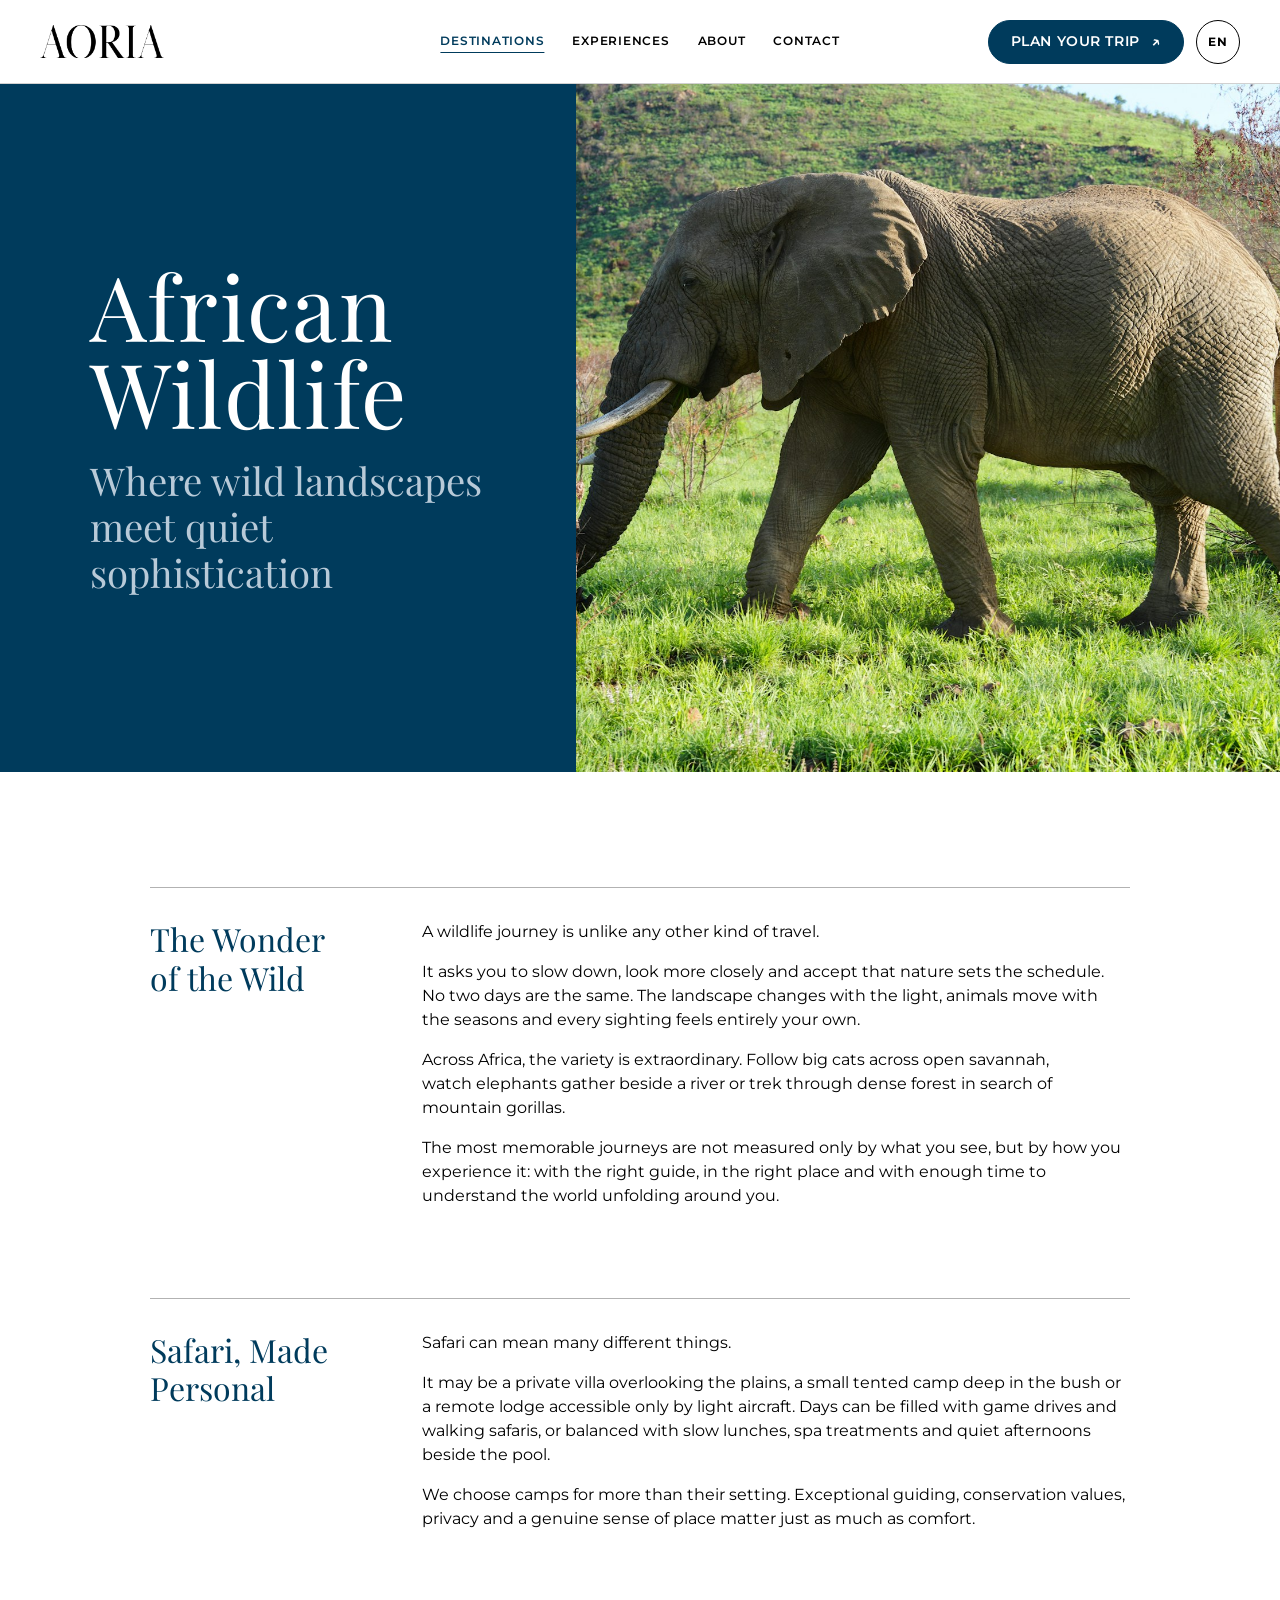
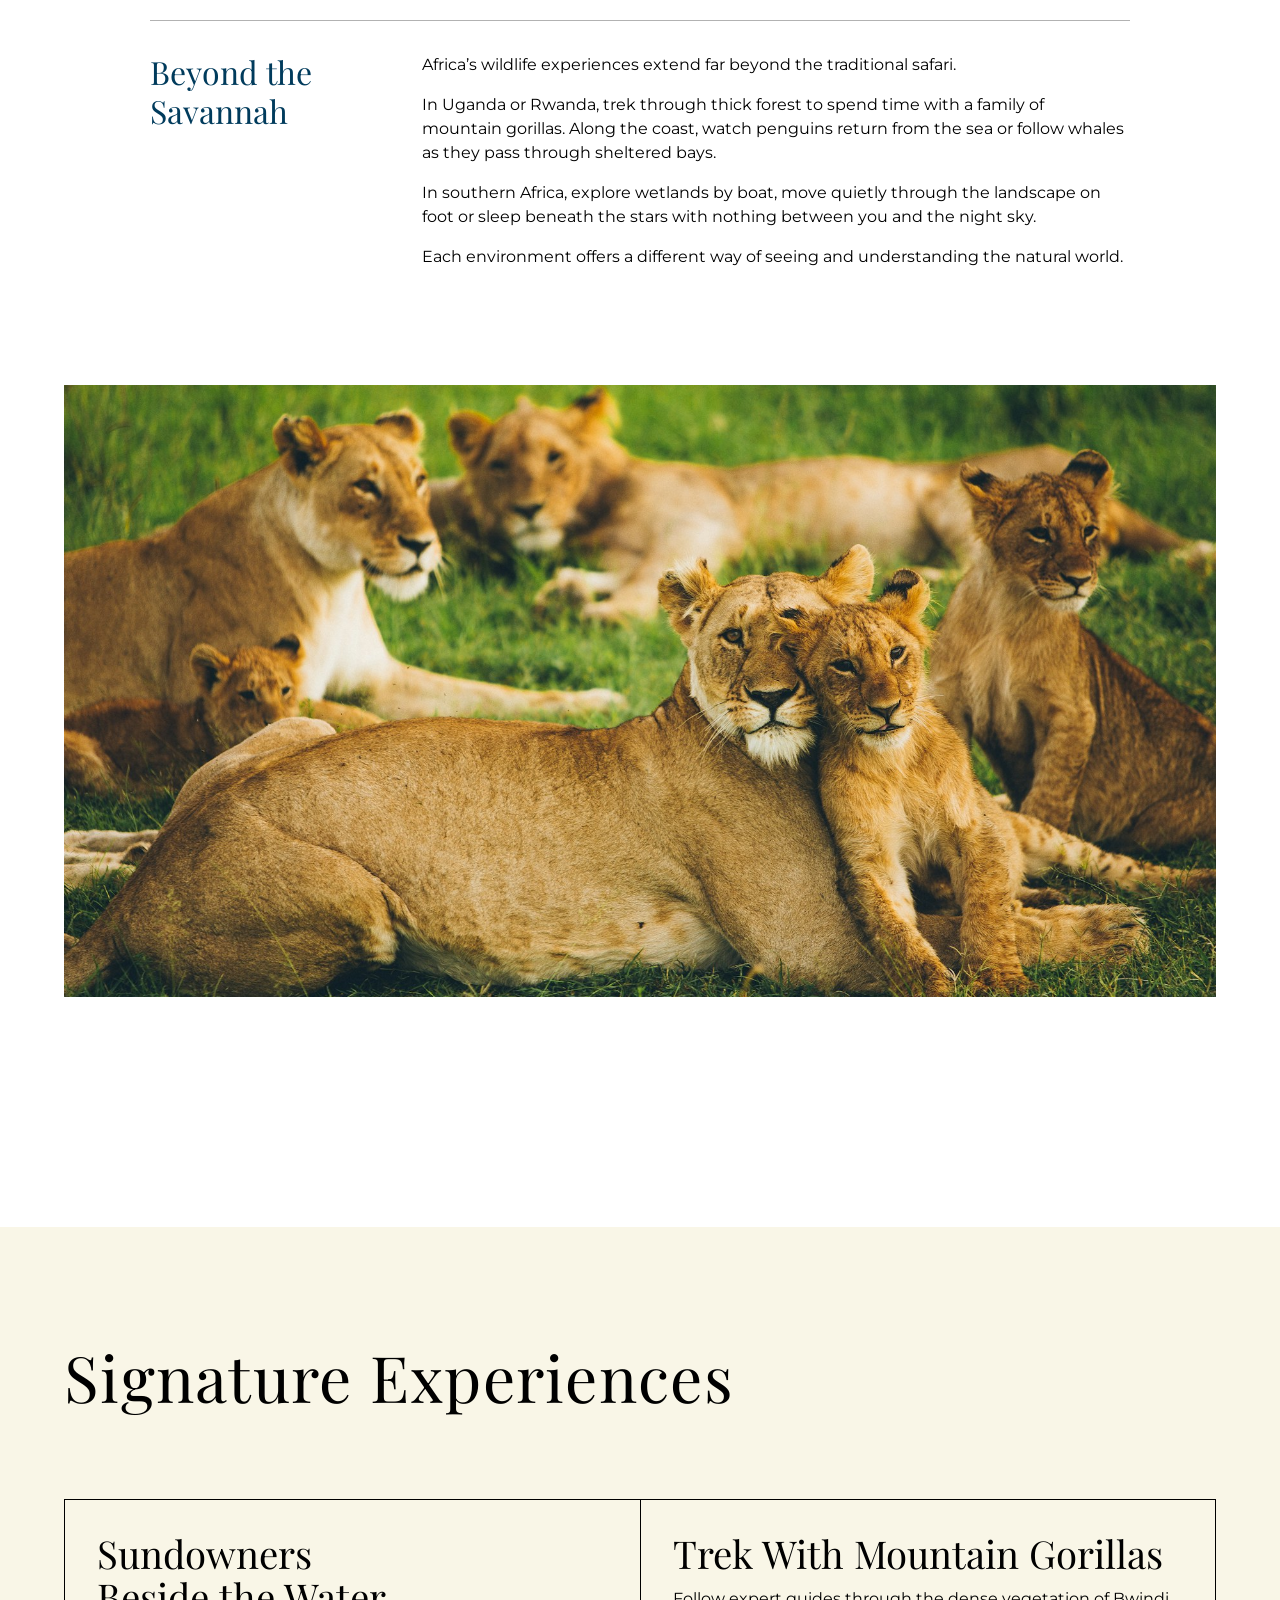
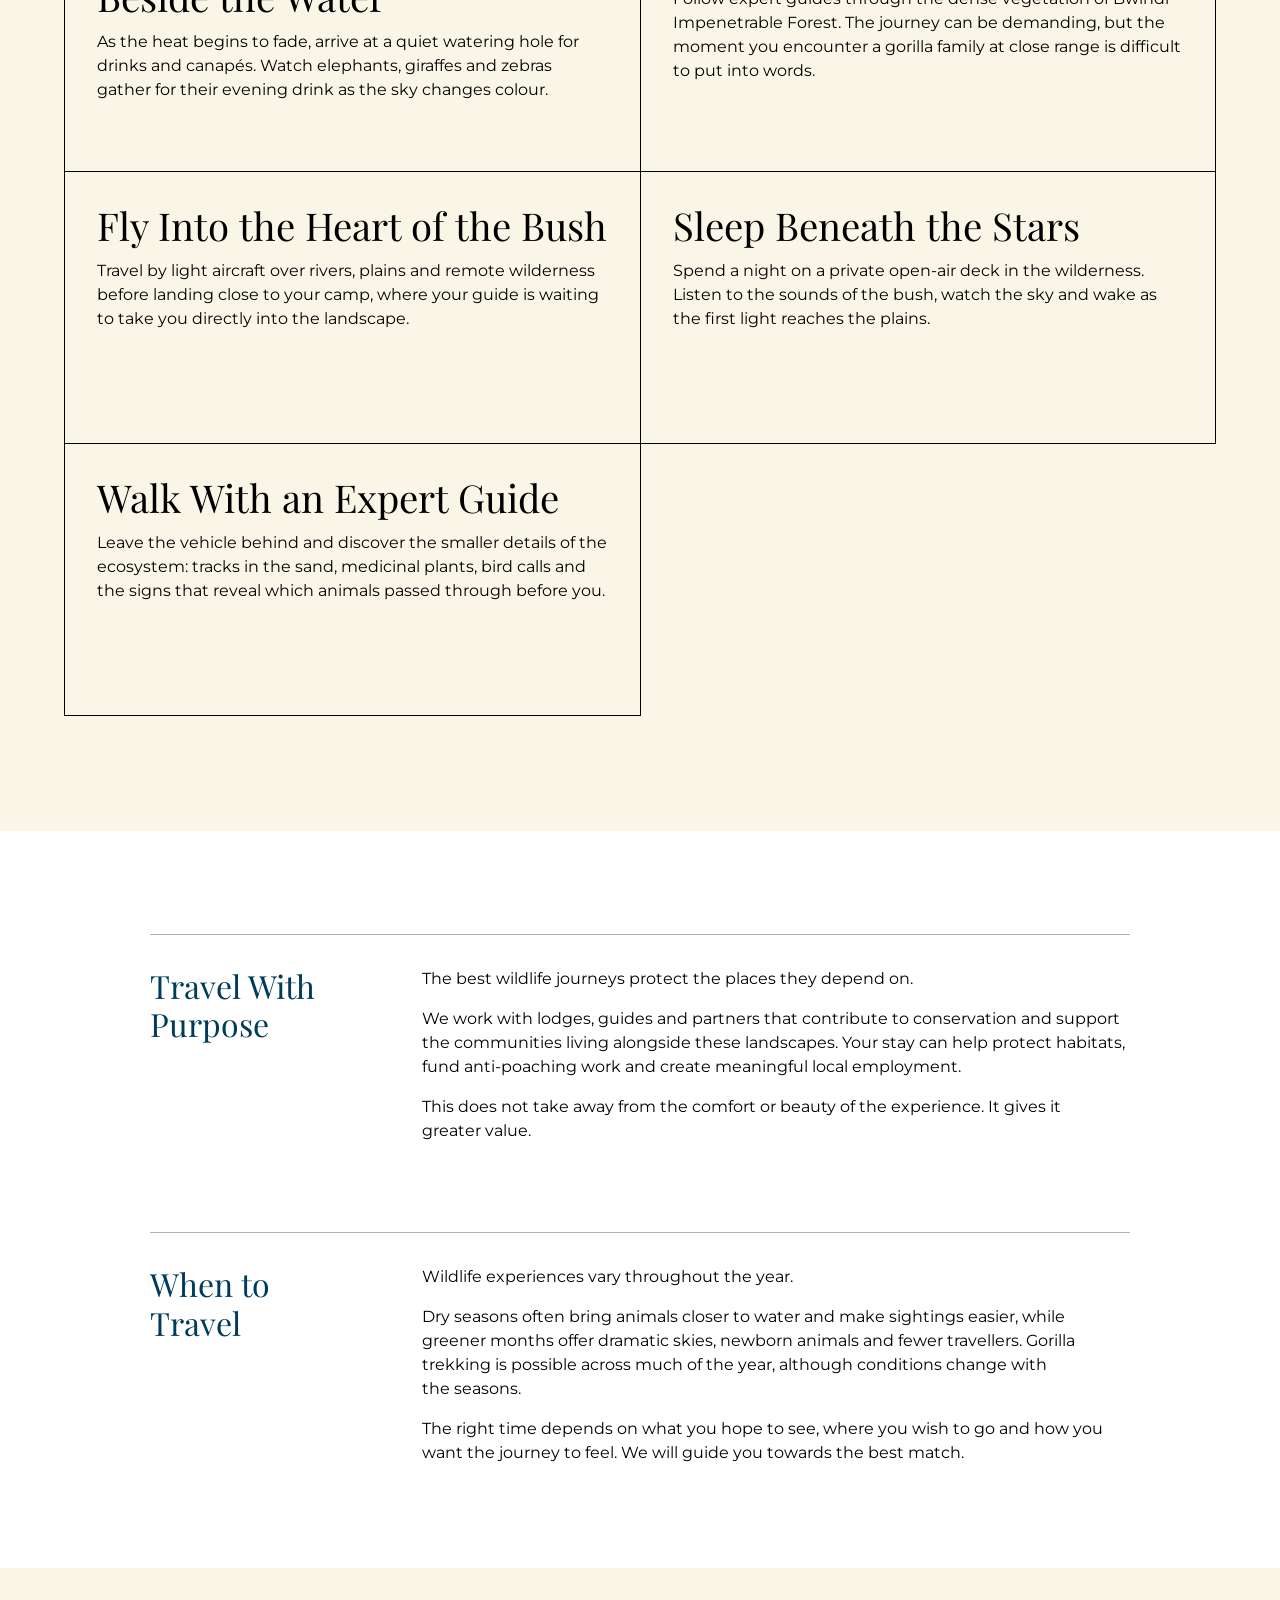
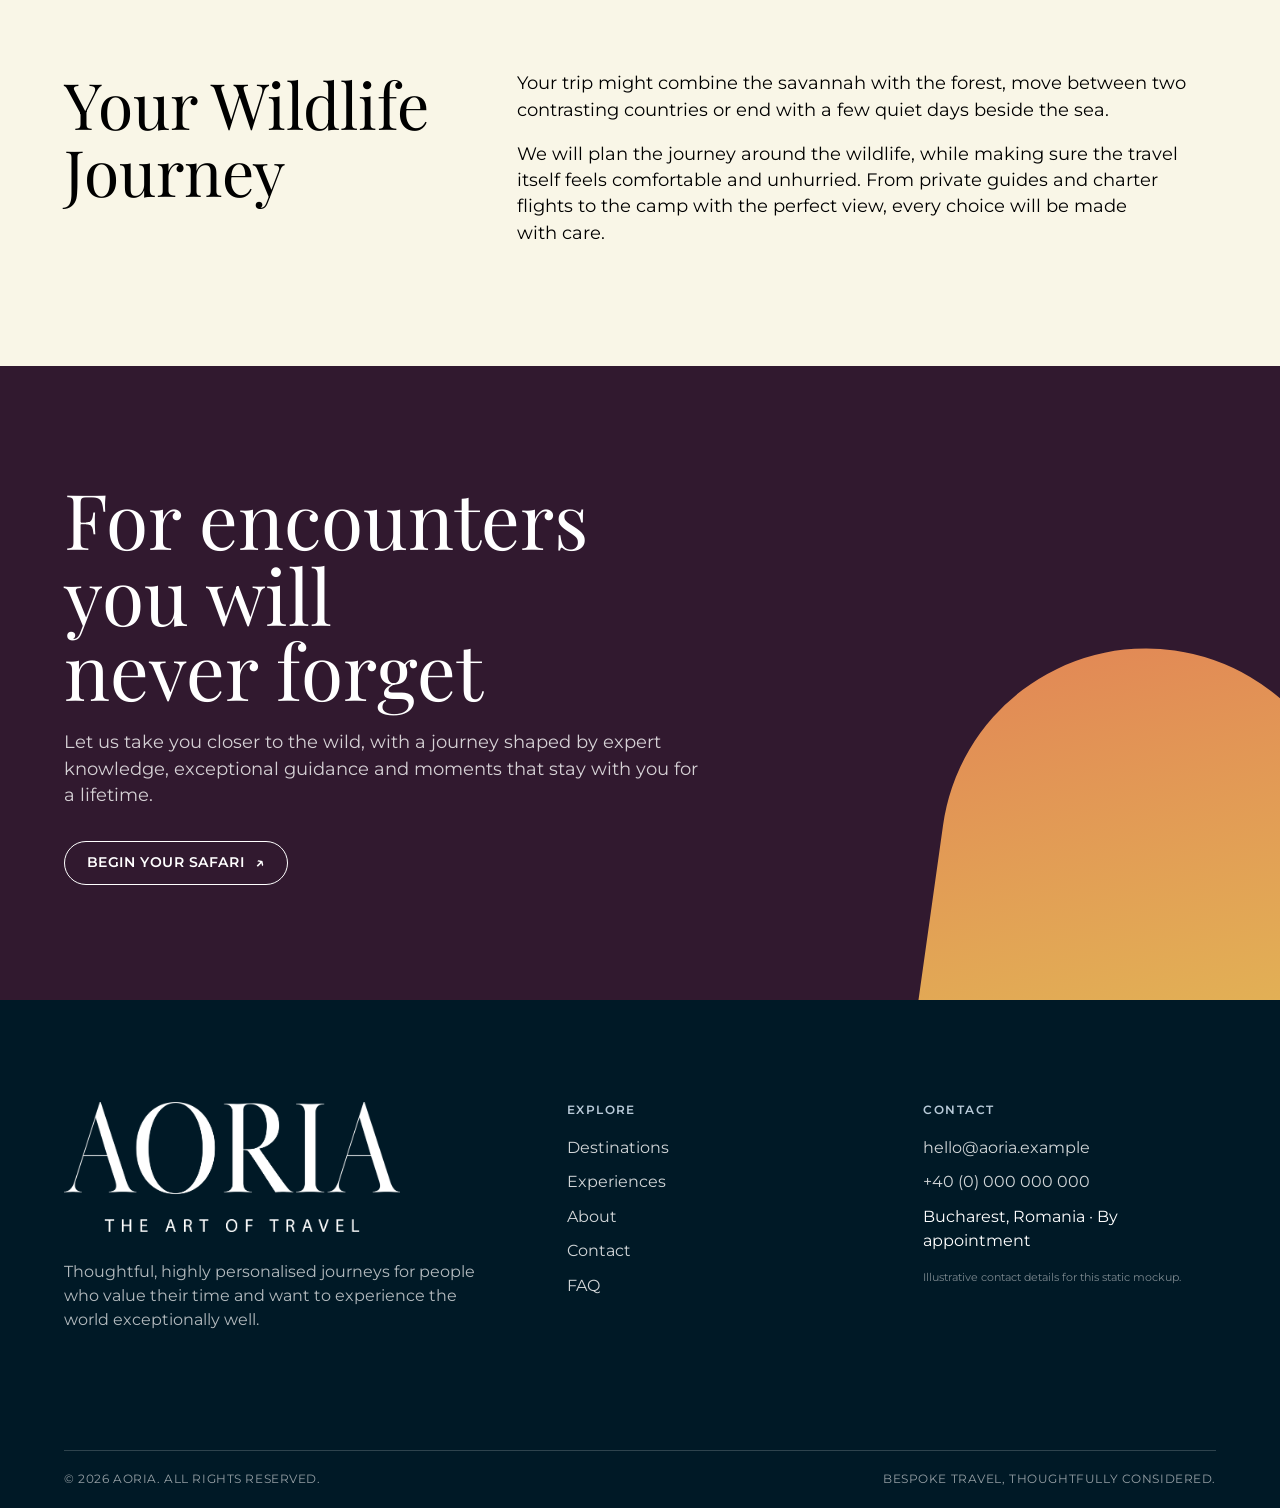
<file: destination-african-wildlife.html>
<!doctype html>
<html lang="en">
<head>
  <meta charset="utf-8">
  <meta name="viewport" content="width=device-width, initial-scale=1">
  <meta name="description" content="Discover a bespoke African wildlife journey shaped by exceptional guiding, conservation and unforgettable encounters.">
  <title>African Wildlife — Aoria</title>
  <link rel="icon" type="image/png" href="assets/brand/AORIA_icon.png">
  <link rel="stylesheet" href="styles.css">
  <script src="script.js" defer></script>
</head>
<body>
  <a class="skip-link" href="#main-content">Skip to content</a>
  <header class="site-header">
    <div class="site-header__inner">
      <a class="site-wordmark" href="index.html" aria-label="Aoria home"><img class="site-logo" src="assets/brand/AORIA_logo.png" alt="" width="3334" height="889"></a>
      <nav class="desktop-nav" aria-label="Primary navigation">
        <a href="destinations.html" aria-current="page">Destinations</a>
        <a href="experiences.html">Experiences</a>
        <a href="about.html">About</a>
        <a href="contact.html">Contact</a>
      </nav>
      <div class="site-actions">
        <a class="button button--navy" href="contact.html">Plan your trip</a>
        <div class="language-wrap">
          <button class="language-button" type="button" aria-expanded="false" aria-controls="language-note" data-language-toggle>EN</button>
          <p class="language-note" id="language-note" hidden>English is the only language represented in this static mockup.</p>
        </div>
        <button class="menu-button" type="button" aria-expanded="false" aria-controls="mobile-menu" aria-label="Open navigation" data-menu-toggle><span></span></button>
      </div>
    </div>
  </header>
  <aside class="mobile-menu" id="mobile-menu" aria-hidden="true" data-mobile-menu>
    <nav aria-label="Mobile navigation">
      <a href="destinations.html" aria-current="page">Destinations</a>
      <a href="experiences.html">Experiences</a>
      <a href="about.html">About</a>
      <a href="contact.html">Contact</a>
    </nav>
    <a class="button button--navy mobile-menu__action" href="contact.html">Plan your trip</a>
  </aside>

  <main id="main-content">
    <section class="detail-hero" aria-labelledby="african-wildlife-title">
      <div class="detail-hero__copy" data-reveal>
        <h1 class="display-title" id="african-wildlife-title">African Wildlife</h1>
        <p class="detail-hero__headline">Where wild landscapes meet quiet sophistication</p>
      </div>
      <div class="detail-hero__media">
        <img src="assets/images/african-elephant.jpg" alt="An elephant walking through open African grassland">
      </div>
    </section>

    <section class="editorial-body" aria-label="Discover African wildlife">
      <div class="editorial-sections">
        <article class="editorial-section" aria-labelledby="wildlife-wonder" data-reveal>
          <h2 class="editorial-section__title" id="wildlife-wonder">The Wonder of the Wild</h2>
          <div class="editorial-section__content">
            <p>A wildlife journey is unlike any other kind of travel.</p>
            <p>It asks you to slow down, look more closely and accept that nature sets the schedule. No two days are the same. The landscape changes with the light, animals move with the seasons and every sighting feels entirely your own.</p>
            <p>Across Africa, the variety is extraordinary. Follow big cats across open savannah, watch elephants gather beside a river or trek through dense forest in search of mountain gorillas.</p>
            <p>The most memorable journeys are not measured only by what you see, but by how you experience it: with the right guide, in the right place and with enough time to understand the world unfolding around you.</p>
          </div>
        </article>

        <article class="editorial-section" aria-labelledby="wildlife-personal" data-reveal>
          <h2 class="editorial-section__title" id="wildlife-personal">Safari, Made Personal</h2>
          <div class="editorial-section__content">
            <p>Safari can mean many different things.</p>
            <p>It may be a private villa overlooking the plains, a small tented camp deep in the bush or a remote lodge accessible only by light aircraft. Days can be filled with game drives and walking safaris, or balanced with slow lunches, spa treatments and quiet afternoons beside the pool.</p>
            <p>We choose camps for more than their setting. Exceptional guiding, conservation values, privacy and a genuine sense of place matter just as much as comfort.</p>
          </div>
        </article>

        <article class="editorial-section" aria-labelledby="wildlife-beyond" data-reveal>
          <h2 class="editorial-section__title" id="wildlife-beyond">Beyond the Savannah</h2>
          <div class="editorial-section__content">
            <p>Africa’s wildlife experiences extend far beyond the traditional safari.</p>
            <p>In Uganda or Rwanda, trek through thick forest to spend time with a family of mountain gorillas. Along the coast, watch penguins return from the sea or follow whales as they pass through sheltered bays.</p>
            <p>In southern Africa, explore wetlands by boat, move quietly through the landscape on foot or sleep beneath the stars with nothing between you and the night sky.</p>
            <p>Each environment offers a different way of seeing and understanding the natural world.</p>
          </div>
        </article>
      </div>

      <div class="photo-break" data-reveal>
        <figure>
          <img src="assets/images/african-lions.jpg" alt="A pride of lions resting together on the African savannah" loading="lazy">
        </figure>
      </div>
    </section>

    <section class="signature-section" aria-labelledby="wildlife-signatures">
      <div class="container">
        <div class="section-intro" data-reveal>
          <div><h2 class="section-title" id="wildlife-signatures">Signature Experiences</h2></div>
        </div>
        <div class="signature-grid">
          <article class="signature-card" data-reveal>
            <h3>Sundowners Beside the Water</h3>
            <p>As the heat begins to fade, arrive at a quiet watering hole for drinks and canapés. Watch elephants, giraffes and zebras gather for their evening drink as the sky changes colour.</p>
          </article>
          <article class="signature-card" data-reveal>
            <h3>Trek With Mountain Gorillas</h3>
            <p>Follow expert guides through the dense vegetation of Bwindi Impenetrable Forest. The journey can be demanding, but the moment you encounter a gorilla family at close range is difficult to put into words.</p>
          </article>
          <article class="signature-card" data-reveal>
            <h3>Fly Into the Heart of the Bush</h3>
            <p>Travel by light aircraft over rivers, plains and remote wilderness before landing close to your camp, where your guide is waiting to take you directly into the landscape.</p>
          </article>
          <article class="signature-card" data-reveal>
            <h3>Sleep Beneath the Stars</h3>
            <p>Spend a night on a private open-air deck in the wilderness. Listen to the sounds of the bush, watch the sky and wake as the first light reaches the plains.</p>
          </article>
          <article class="signature-card" data-reveal>
            <h3>Walk With an Expert Guide</h3>
            <p>Leave the vehicle behind and discover the smaller details of the ecosystem: tracks in the sand, medicinal plants, bird calls and the signs that reveal which animals passed through before you.</p>
          </article>
        </div>
      </div>
    </section>

    <section class="section" aria-label="Planning an African wildlife journey">
      <div class="editorial-sections">
        <article class="editorial-section" aria-labelledby="wildlife-purpose" data-reveal>
          <h2 class="editorial-section__title" id="wildlife-purpose">Travel With Purpose</h2>
          <div class="editorial-section__content">
            <p>The best wildlife journeys protect the places they depend on.</p>
            <p>We work with lodges, guides and partners that contribute to conservation and support the communities living alongside these landscapes. Your stay can help protect habitats, fund anti-poaching work and create meaningful local employment.</p>
            <p>This does not take away from the comfort or beauty of the experience. It gives it greater value.</p>
          </div>
        </article>

        <article class="editorial-section" aria-labelledby="wildlife-travel" data-reveal>
          <h2 class="editorial-section__title" id="wildlife-travel">When to Travel</h2>
          <div class="editorial-section__content">
            <p>Wildlife experiences vary throughout the year.</p>
            <p>Dry seasons often bring animals closer to water and make sightings easier, while greener months offer dramatic skies, newborn animals and fewer travellers. Gorilla trekking is possible across much of the year, although conditions change with the seasons.</p>
            <p>The right time depends on what you hope to see, where you wish to go and how you want the journey to feel. We will guide you towards the best match.</p>
          </div>
        </article>
      </div>
    </section>

    <section class="section section--ivory" aria-labelledby="wildlife-journey">
      <div class="container journey-summary" data-reveal>
        <h2 id="wildlife-journey">Your Wildlife Journey</h2>
        <div class="journey-summary__content">
          <p>Your trip might combine the savannah with the forest, move between two contrasting countries or end with a few quiet days beside the sea.</p>
          <p>We will plan the journey around the wildlife, while making sure the travel itself feels comfortable and unhurried. From private guides and charter flights to the camp with the perfect view, every choice will be made with care.</p>
        </div>
      </div>
    </section>

    <section class="closing-cta" aria-labelledby="wildlife-cta-title">
      <div class="container closing-cta__inner" data-reveal>
        <h2 id="wildlife-cta-title">For encounters you will never forget</h2>
        <p>Let us take you closer to the wild, with a journey shaped by expert knowledge, exceptional guidance and moments that stay with you for a lifetime.</p>
        <a class="button button--light" href="contact.html">Begin Your Safari</a>
      </div>
    </section>
  </main>

  <footer class="site-footer">
    <div class="container site-footer__top">
      <div class="site-footer__brand">
        <img class="footer-brand-logo" src="assets/brand/AORIA_logo_tagline.png" alt="Aoria — The Art of Travel" width="3334" height="1285" loading="lazy">
        <p class="footer-statement">Thoughtful, highly personalised journeys for people who value their time and want to experience the world exceptionally well.</p>
      </div>
      <div>
        <h2 class="footer-heading">Explore</h2>
        <ul class="footer-list">
          <li><a href="destinations.html">Destinations</a></li>
          <li><a href="experiences.html">Experiences</a></li>
          <li><a href="about.html">About</a></li>
          <li><a href="contact.html">Contact</a></li>
          <li><a href="contact.html" data-mock-link data-mock-message="FAQ copy was not supplied in the brief. This placeholder does not open a separate FAQ page; please use Contact for assistance.">FAQ</a></li>
        </ul>
      </div>
      <div>
        <h2 class="footer-heading">Contact</h2>
        <ul class="footer-list">
          <li><a href="mailto:hello@aoria.example">hello@aoria.example</a></li>
          <li><a href="tel:+40000000000">+40 (0) 000 000 000</a></li>
          <li>Bucharest, Romania · By appointment</li>
        </ul>
        <small class="footer-mock-label">Illustrative contact details for this static mockup.</small>
      </div>
    </div>
    <div class="container site-footer__bottom">
      <span>© <span data-year>2026</span> Aoria. All rights reserved.</span>
      <span>Bespoke travel, thoughtfully considered.</span>
    </div>
  </footer>
  <div class="mock-toast" role="status" aria-live="polite" data-mock-toast hidden></div>
</body>
</html>
</file>
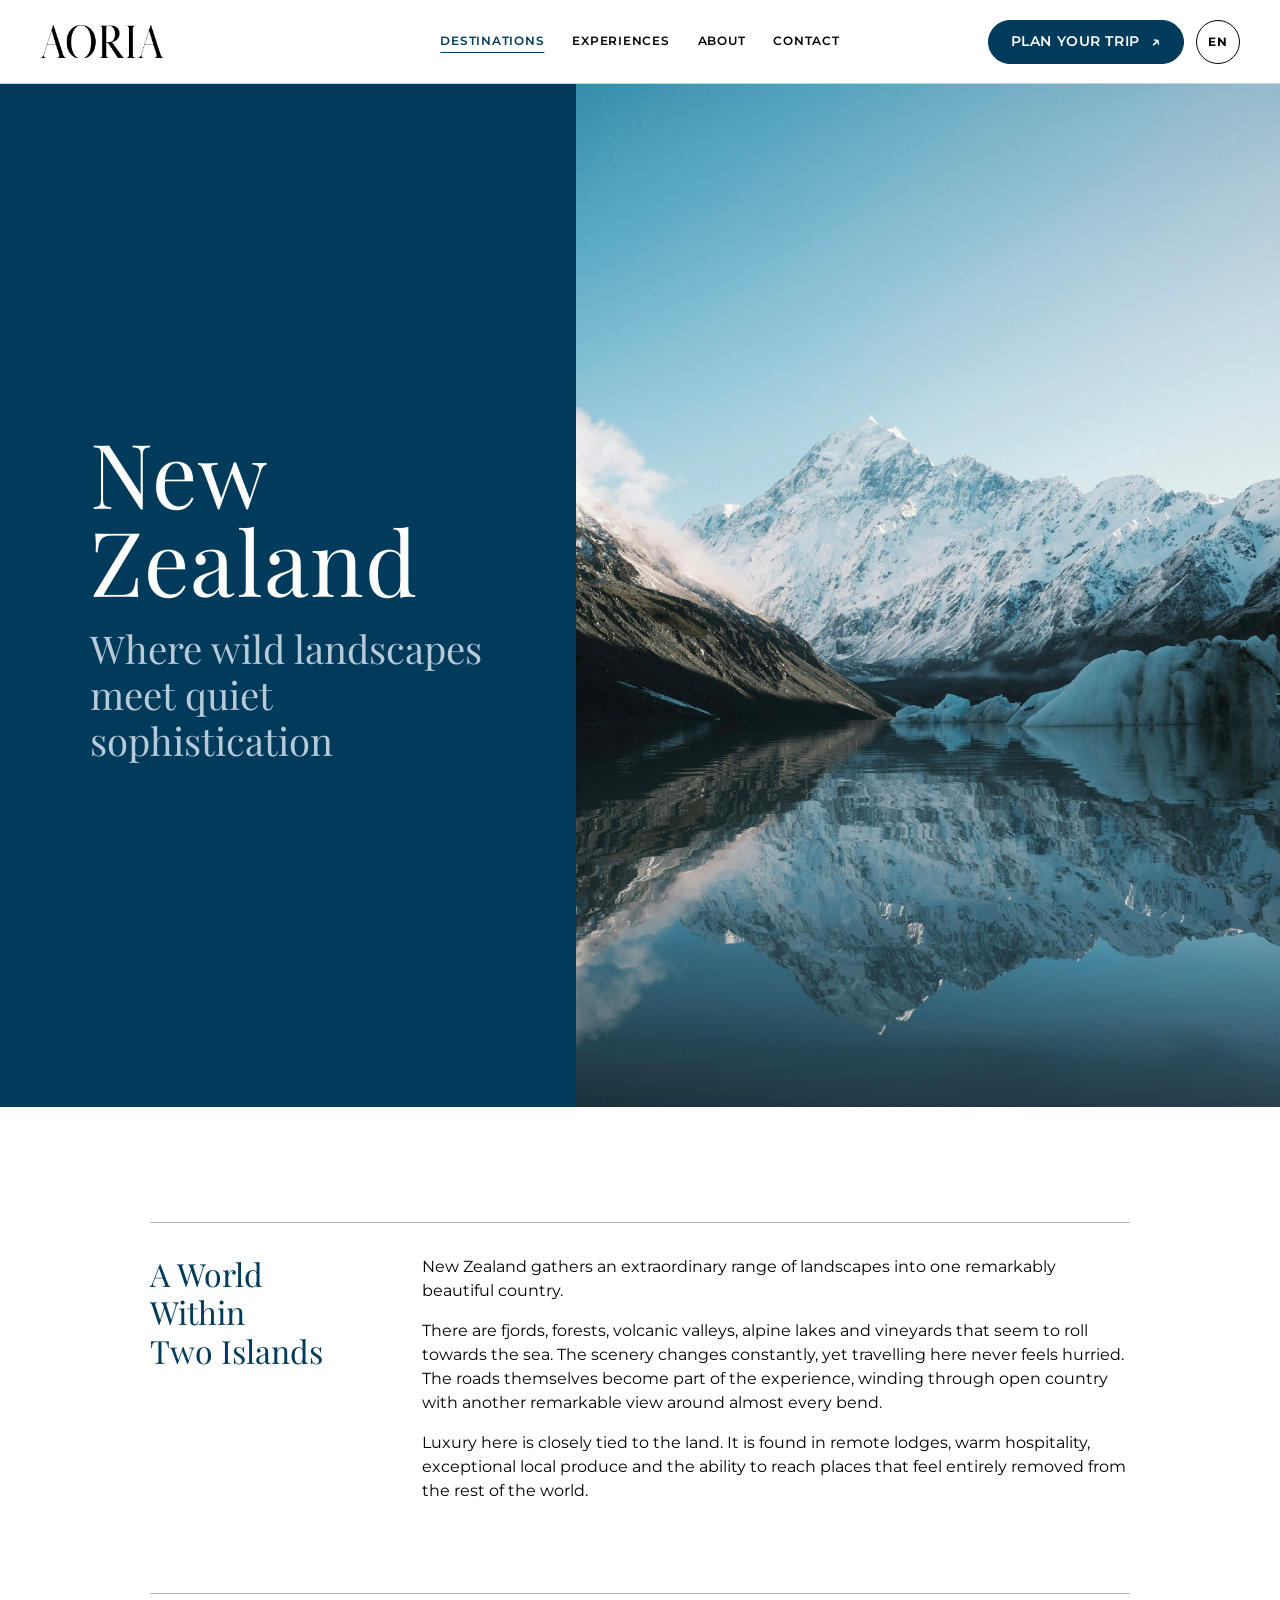
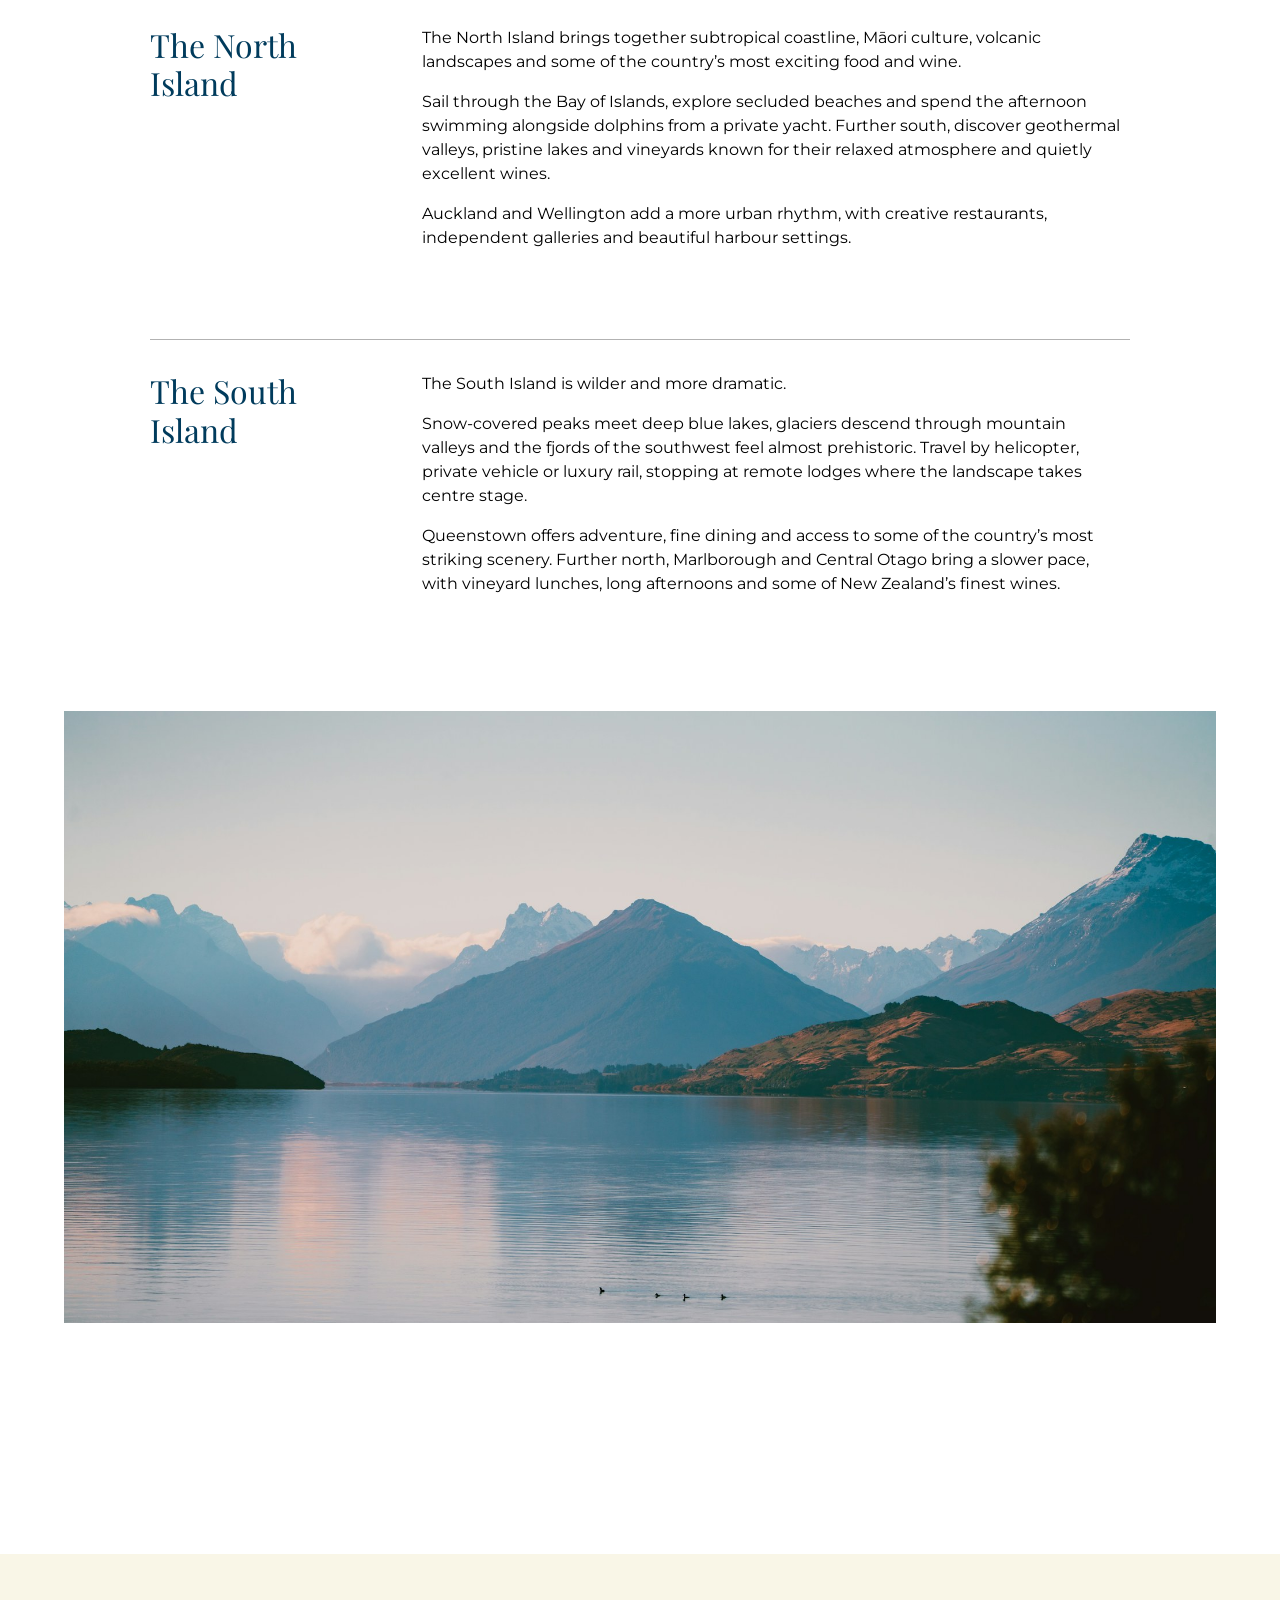
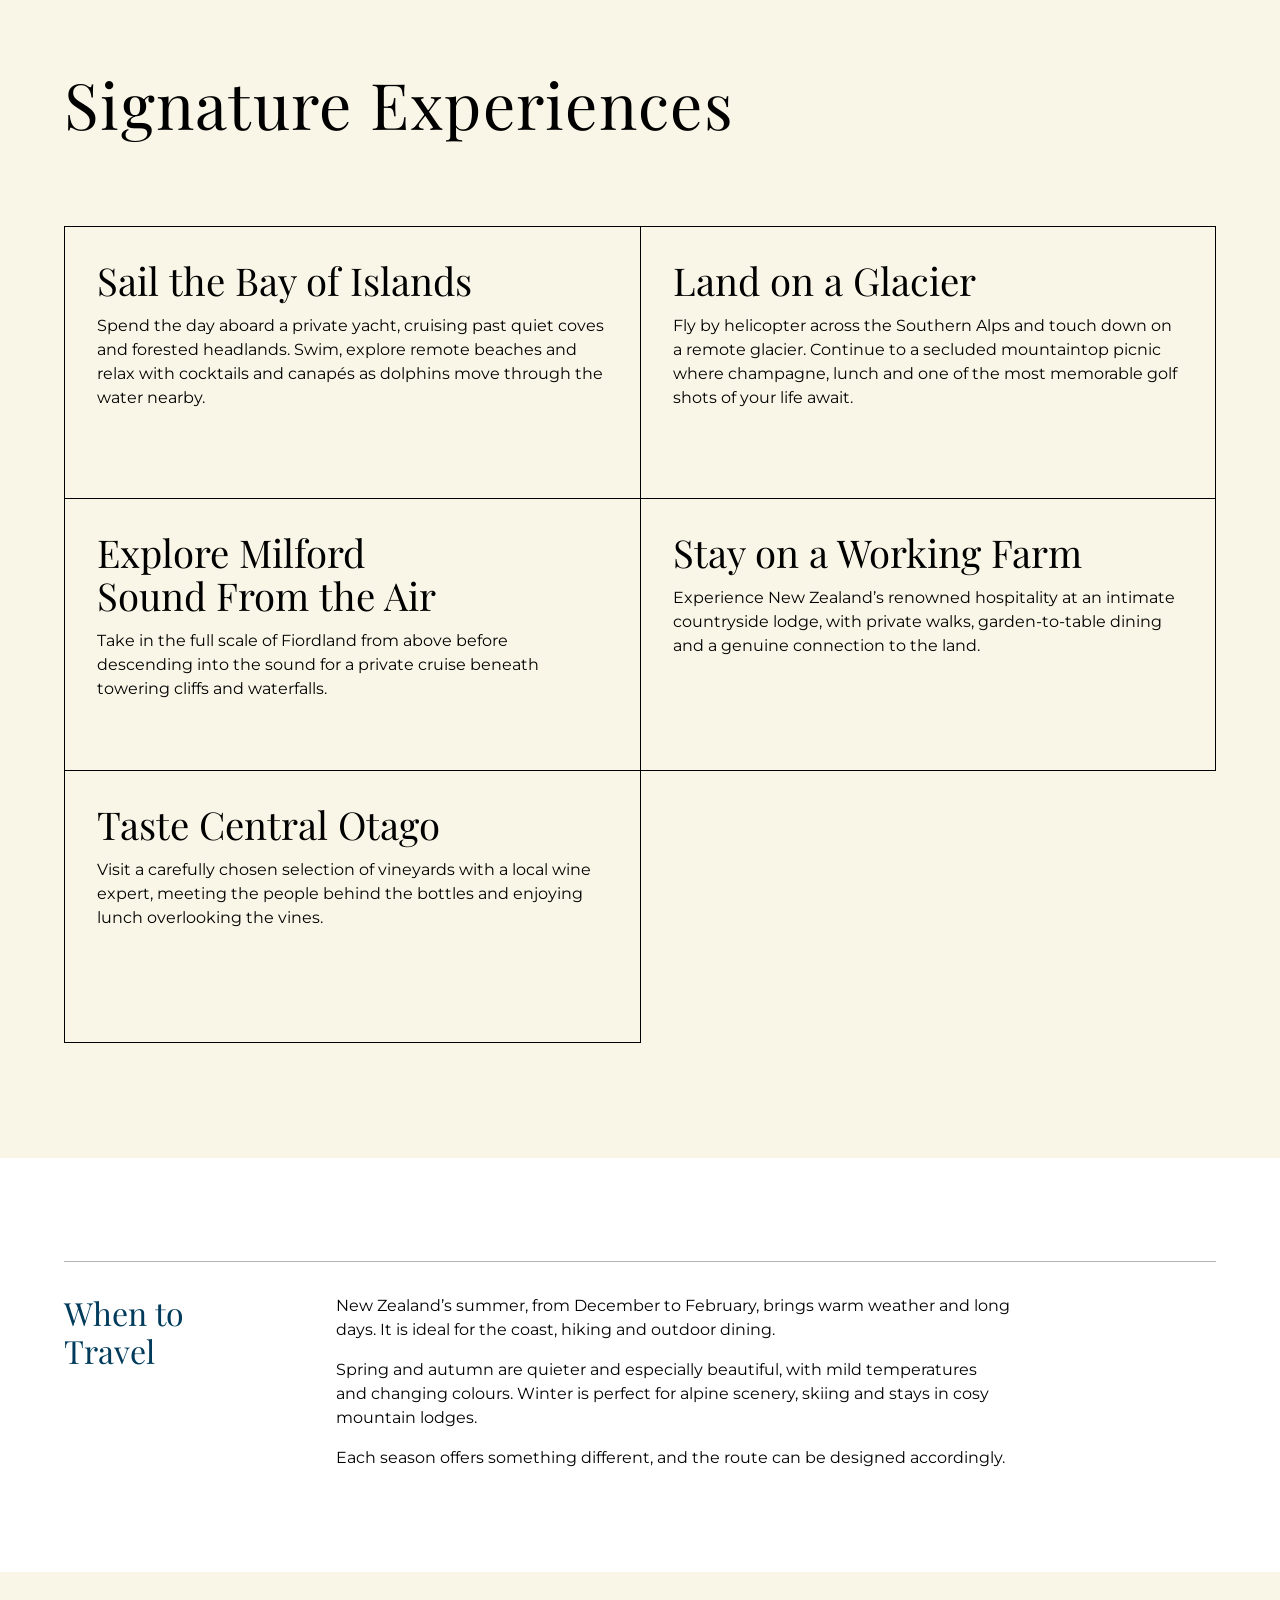
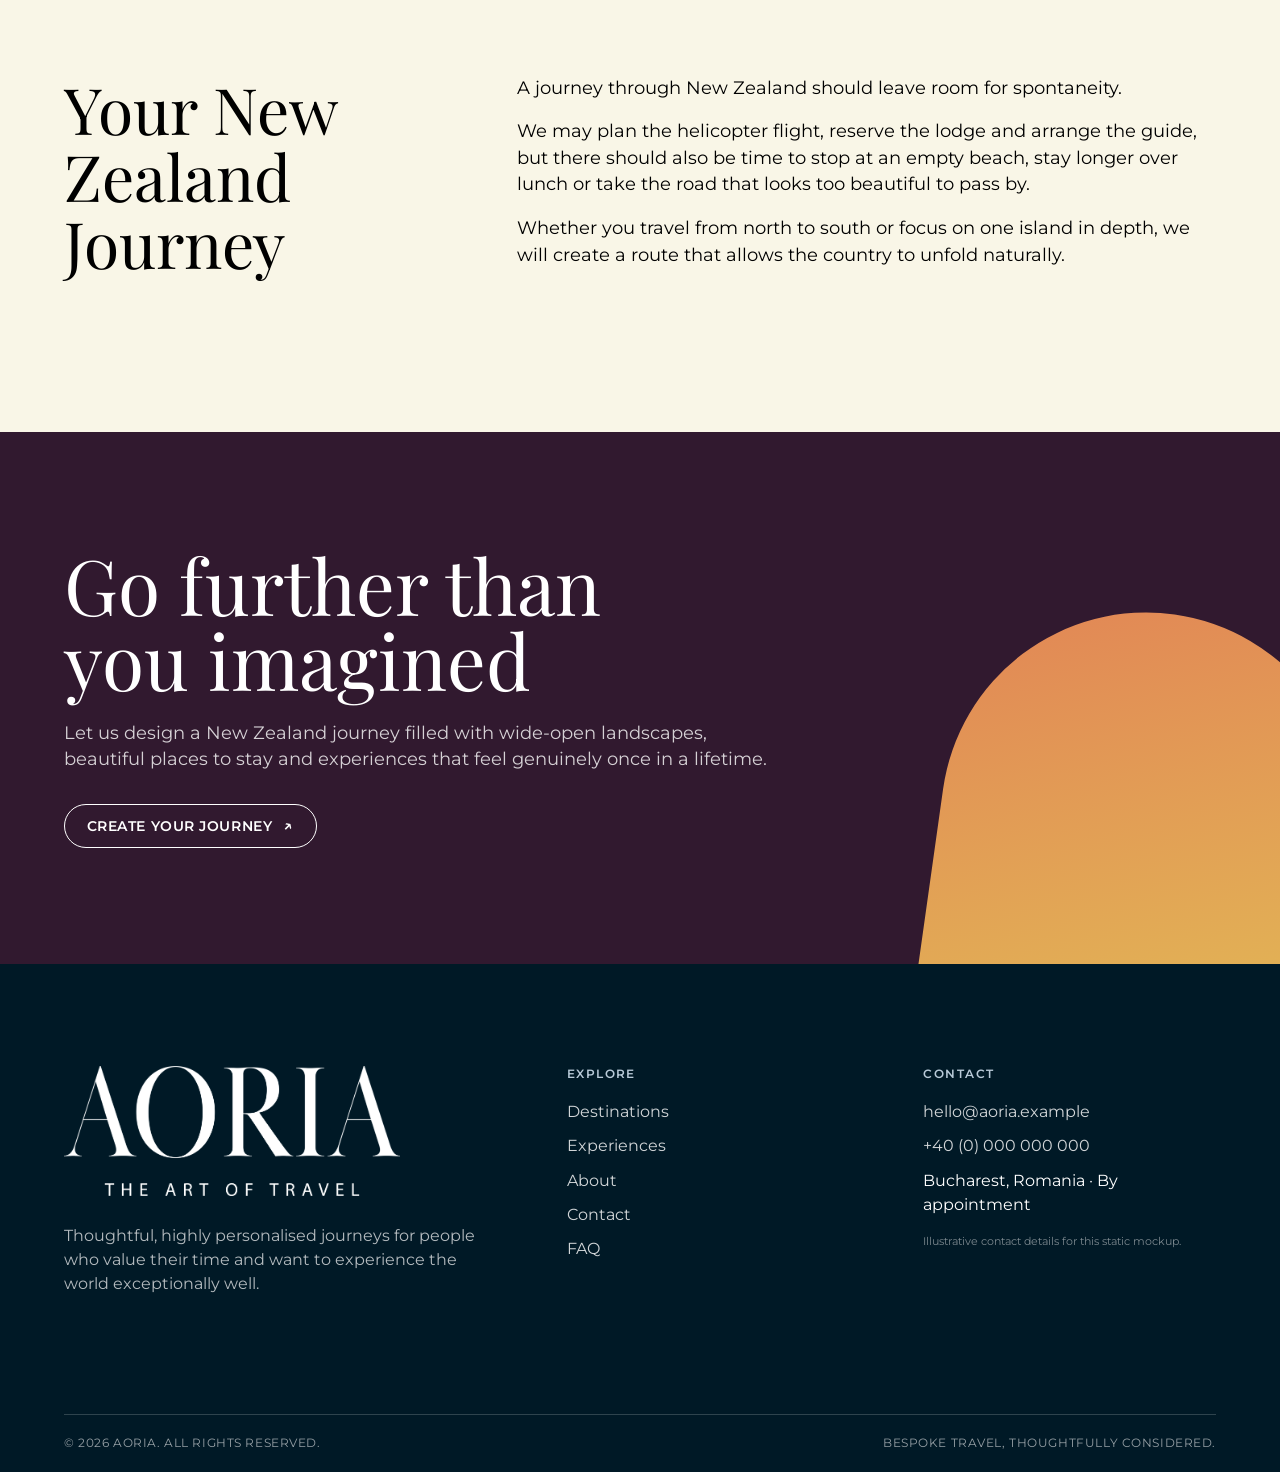
<file: destination-new-zealand.html>
<!doctype html>
<html lang="en">
<head>
  <meta charset="utf-8">
  <meta name="viewport" content="width=device-width, initial-scale=1">
  <meta name="description" content="Discover a bespoke New Zealand journey through alpine lakes, dramatic fjords and remote lodges with Aoria.">
  <title>New Zealand — Aoria</title>
  <link rel="icon" type="image/png" href="assets/brand/AORIA_icon.png">
  <link rel="stylesheet" href="styles.css">
  <script src="script.js" defer></script>
</head>
<body>
  <a class="skip-link" href="#main-content">Skip to content</a>
  <header class="site-header">
    <div class="site-header__inner">
      <a class="site-wordmark" href="index.html" aria-label="Aoria home"><img class="site-logo" src="assets/brand/AORIA_logo.png" alt="" width="3334" height="889"></a>
      <nav class="desktop-nav" aria-label="Primary navigation">
        <a href="destinations.html" aria-current="page">Destinations</a>
        <a href="experiences.html">Experiences</a>
        <a href="about.html">About</a>
        <a href="contact.html">Contact</a>
      </nav>
      <div class="site-actions">
        <a class="button button--navy" href="contact.html">Plan your trip</a>
        <div class="language-wrap">
          <button class="language-button" type="button" aria-expanded="false" aria-controls="language-note" data-language-toggle>EN</button>
          <p class="language-note" id="language-note" hidden>English is the only language represented in this static mockup.</p>
        </div>
        <button class="menu-button" type="button" aria-expanded="false" aria-controls="mobile-menu" aria-label="Open navigation" data-menu-toggle><span></span></button>
      </div>
    </div>
  </header>
  <aside class="mobile-menu" id="mobile-menu" aria-hidden="true" data-mobile-menu>
    <nav aria-label="Mobile navigation">
      <a href="destinations.html" aria-current="page">Destinations</a>
      <a href="experiences.html">Experiences</a>
      <a href="about.html">About</a>
      <a href="contact.html">Contact</a>
    </nav>
    <a class="button button--navy mobile-menu__action" href="contact.html">Plan your trip</a>
  </aside>

  <main id="main-content">
    <section class="detail-hero" aria-labelledby="new-zealand-title">
      <div class="detail-hero__copy" data-reveal>
        <h1 class="display-title" id="new-zealand-title">New Zealand</h1>
        <p class="detail-hero__headline">Where wild landscapes meet quiet sophistication</p>
      </div>
      <div class="detail-hero__media">
        <img src="assets/images/new-zealand-lake.jpg" alt="A still alpine lake beneath New Zealand's snow-capped mountains">
      </div>
    </section>

    <section class="editorial-body" aria-label="Discover New Zealand">
      <div class="editorial-sections">
        <article class="editorial-section" aria-labelledby="new-zealand-world" data-reveal>
          <h2 class="editorial-section__title" id="new-zealand-world">A World Within Two Islands</h2>
          <div class="editorial-section__content">
            <p>New Zealand gathers an extraordinary range of landscapes into one remarkably beautiful country.</p>
            <p>There are fjords, forests, volcanic valleys, alpine lakes and vineyards that seem to roll towards the sea. The scenery changes constantly, yet travelling here never feels hurried. The roads themselves become part of the experience, winding through open country with another remarkable view around almost every bend.</p>
            <p>Luxury here is closely tied to the land. It is found in remote lodges, warm hospitality, exceptional local produce and the ability to reach places that feel entirely removed from the rest of the world.</p>
          </div>
        </article>

        <article class="editorial-section" aria-labelledby="new-zealand-north" data-reveal>
          <h2 class="editorial-section__title" id="new-zealand-north">The North Island</h2>
          <div class="editorial-section__content">
            <p>The North Island brings together subtropical coastline, Māori culture, volcanic landscapes and some of the country’s most exciting food and wine.</p>
            <p>Sail through the Bay of Islands, explore secluded beaches and spend the afternoon swimming alongside dolphins from a private yacht. Further south, discover geothermal valleys, pristine lakes and vineyards known for their relaxed atmosphere and quietly excellent wines.</p>
            <p>Auckland and Wellington add a more urban rhythm, with creative restaurants, independent galleries and beautiful harbour settings.</p>
          </div>
        </article>

        <article class="editorial-section" aria-labelledby="new-zealand-south" data-reveal>
          <h2 class="editorial-section__title" id="new-zealand-south">The South Island</h2>
          <div class="editorial-section__content">
            <p>The South Island is wilder and more dramatic.</p>
            <p>Snow-covered peaks meet deep blue lakes, glaciers descend through mountain valleys and the fjords of the southwest feel almost prehistoric. Travel by helicopter, private vehicle or luxury rail, stopping at remote lodges where the landscape takes centre stage.</p>
            <p>Queenstown offers adventure, fine dining and access to some of the country’s most striking scenery. Further north, Marlborough and Central Otago bring a slower pace, with vineyard lunches, long afternoons and some of New Zealand’s finest wines.</p>
          </div>
        </article>
      </div>

      <div class="photo-break" data-reveal>
        <figure>
          <img src="assets/images/new-zealand-sunset.jpg" alt="Golden sunset illuminating a remote New Zealand mountain landscape" loading="lazy">
        </figure>
      </div>
    </section>

    <section class="signature-section" aria-labelledby="new-zealand-signatures">
      <div class="container">
        <div class="section-intro" data-reveal>
          <div><h2 class="section-title" id="new-zealand-signatures">Signature Experiences</h2></div>
        </div>
        <div class="signature-grid">
          <article class="signature-card" data-reveal>
            <h3>Sail the Bay of Islands</h3>
            <p>Spend the day aboard a private yacht, cruising past quiet coves and forested headlands. Swim, explore remote beaches and relax with cocktails and canapés as dolphins move through the water nearby.</p>
          </article>
          <article class="signature-card" data-reveal>
            <h3>Land on a Glacier</h3>
            <p>Fly by helicopter across the Southern Alps and touch down on a remote glacier. Continue to a secluded mountaintop picnic where champagne, lunch and one of the most memorable golf shots of your life await.</p>
          </article>
          <article class="signature-card" data-reveal>
            <h3>Explore Milford Sound From the Air</h3>
            <p>Take in the full scale of Fiordland from above before descending into the sound for a private cruise beneath towering cliffs and waterfalls.</p>
          </article>
          <article class="signature-card" data-reveal>
            <h3>Stay on a Working Farm</h3>
            <p>Experience New Zealand’s renowned hospitality at an intimate countryside lodge, with private walks, garden-to-table dining and a genuine connection to the land.</p>
          </article>
          <article class="signature-card" data-reveal>
            <h3>Taste Central Otago</h3>
            <p>Visit a carefully chosen selection of vineyards with a local wine expert, meeting the people behind the bottles and enjoying lunch overlooking the vines.</p>
          </article>
        </div>
      </div>
    </section>

    <section class="section" aria-labelledby="new-zealand-travel">
      <div class="container">
        <article class="editorial-section" data-reveal>
          <h2 class="editorial-section__title" id="new-zealand-travel">When to Travel</h2>
          <div class="editorial-section__content">
            <p>New Zealand’s summer, from December to February, brings warm weather and long days. It is ideal for the coast, hiking and outdoor dining.</p>
            <p>Spring and autumn are quieter and especially beautiful, with mild temperatures and changing colours. Winter is perfect for alpine scenery, skiing and stays in cosy mountain lodges.</p>
            <p>Each season offers something different, and the route can be designed accordingly.</p>
          </div>
        </article>
      </div>
    </section>

    <section class="section section--ivory" aria-labelledby="new-zealand-journey">
      <div class="container journey-summary" data-reveal>
        <h2 id="new-zealand-journey">Your New Zealand Journey</h2>
        <div class="journey-summary__content">
          <p>A journey through New Zealand should leave room for spontaneity.</p>
          <p>We may plan the helicopter flight, reserve the lodge and arrange the guide, but there should also be time to stop at an empty beach, stay longer over lunch or take the road that looks too beautiful to pass by.</p>
          <p>Whether you travel from north to south or focus on one island in depth, we will create a route that allows the country to unfold naturally.</p>
        </div>
      </div>
    </section>

    <section class="closing-cta" aria-labelledby="new-zealand-cta-title">
      <div class="container closing-cta__inner" data-reveal>
        <h2 id="new-zealand-cta-title">Go further than you imagined</h2>
        <p>Let us design a New Zealand journey filled with wide-open landscapes, beautiful places to stay and experiences that feel genuinely once in a lifetime.</p>
        <a class="button button--light" href="contact.html">Create Your Journey</a>
      </div>
    </section>
  </main>

  <footer class="site-footer">
    <div class="container site-footer__top">
      <div class="site-footer__brand">
        <img class="footer-brand-logo" src="assets/brand/AORIA_logo_tagline.png" alt="Aoria — The Art of Travel" width="3334" height="1285" loading="lazy">
        <p class="footer-statement">Thoughtful, highly personalised journeys for people who value their time and want to experience the world exceptionally well.</p>
      </div>
      <div>
        <h2 class="footer-heading">Explore</h2>
        <ul class="footer-list">
          <li><a href="destinations.html">Destinations</a></li>
          <li><a href="experiences.html">Experiences</a></li>
          <li><a href="about.html">About</a></li>
          <li><a href="contact.html">Contact</a></li>
          <li><a href="contact.html" data-mock-link data-mock-message="FAQ copy was not supplied in the brief. This placeholder does not open a separate FAQ page; please use Contact for assistance.">FAQ</a></li>
        </ul>
      </div>
      <div>
        <h2 class="footer-heading">Contact</h2>
        <ul class="footer-list">
          <li><a href="mailto:hello@aoria.example">hello@aoria.example</a></li>
          <li><a href="tel:+40000000000">+40 (0) 000 000 000</a></li>
          <li>Bucharest, Romania · By appointment</li>
        </ul>
        <small class="footer-mock-label">Illustrative contact details for this static mockup.</small>
      </div>
    </div>
    <div class="container site-footer__bottom">
      <span>© <span data-year>2026</span> Aoria. All rights reserved.</span>
      <span>Bespoke travel, thoughtfully considered.</span>
    </div>
  </footer>
  <div class="mock-toast" role="status" aria-live="polite" data-mock-toast hidden></div>
</body>
</html>
</file>
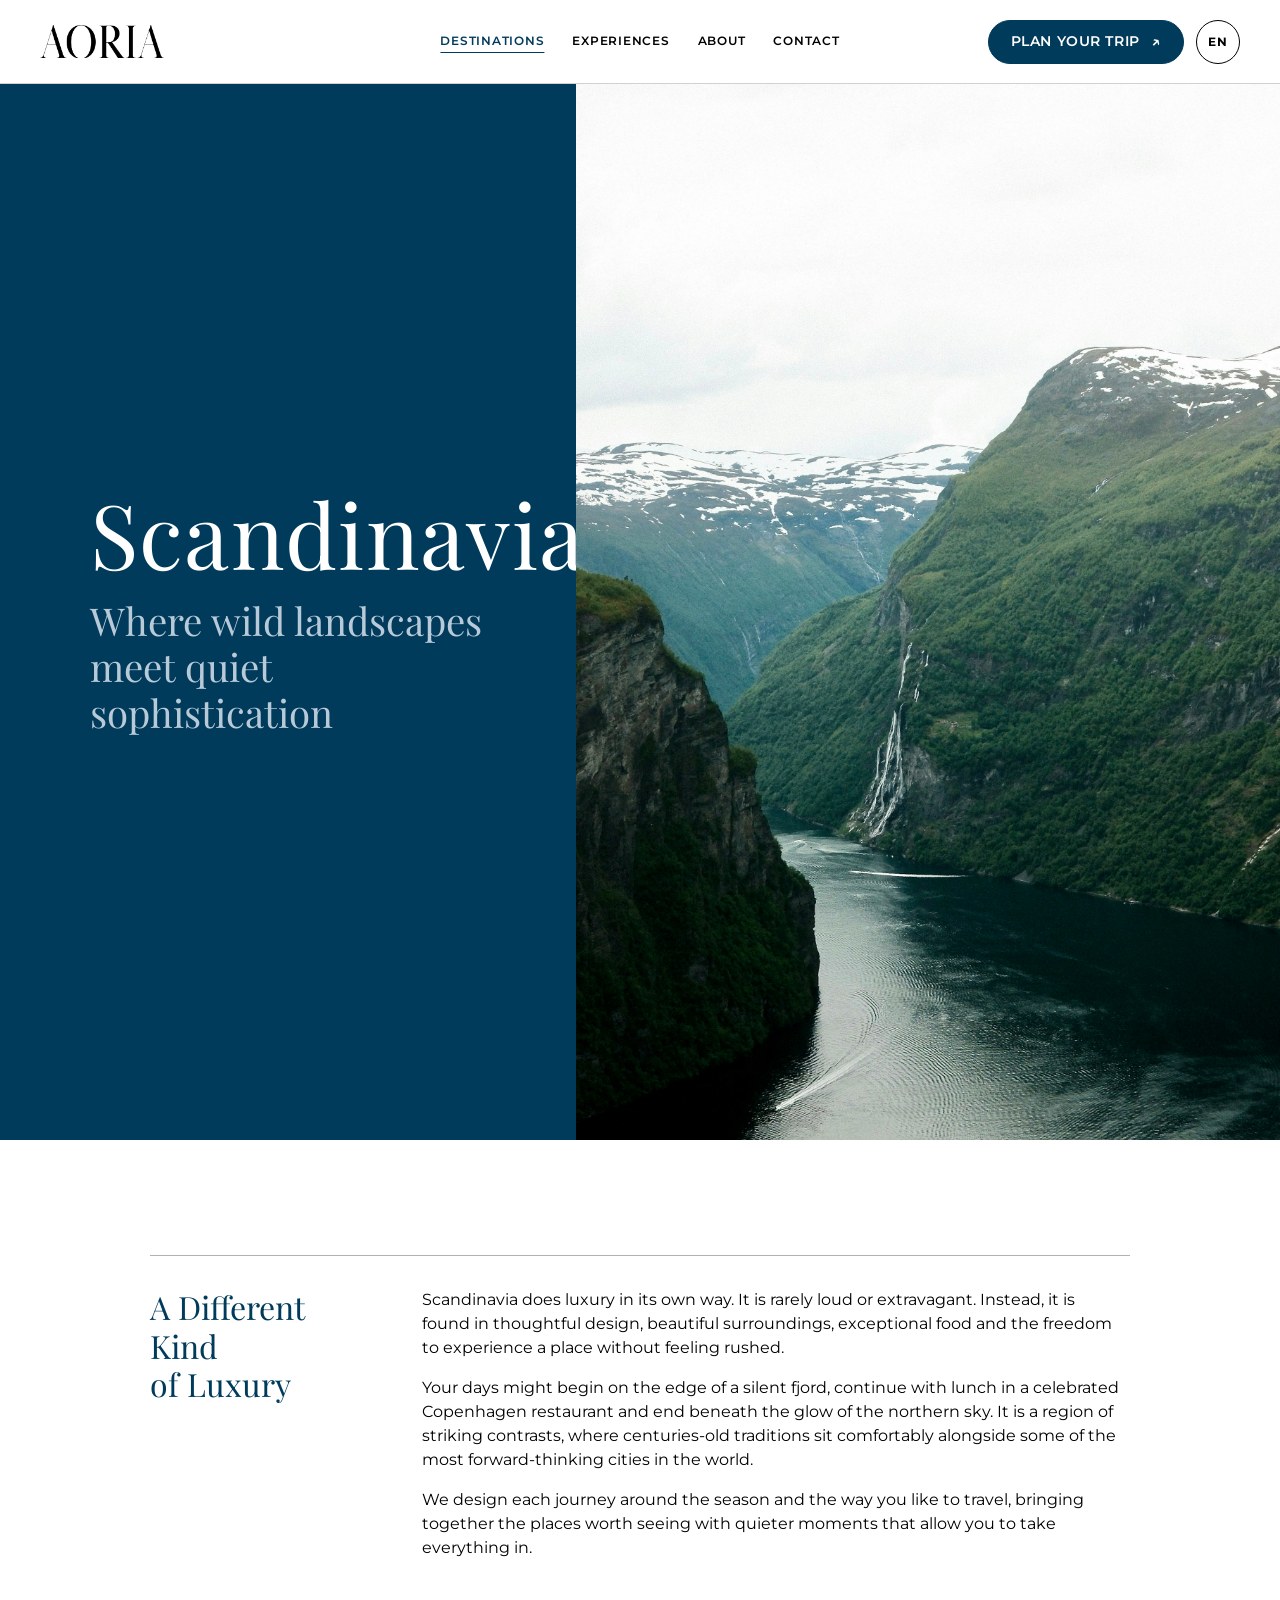
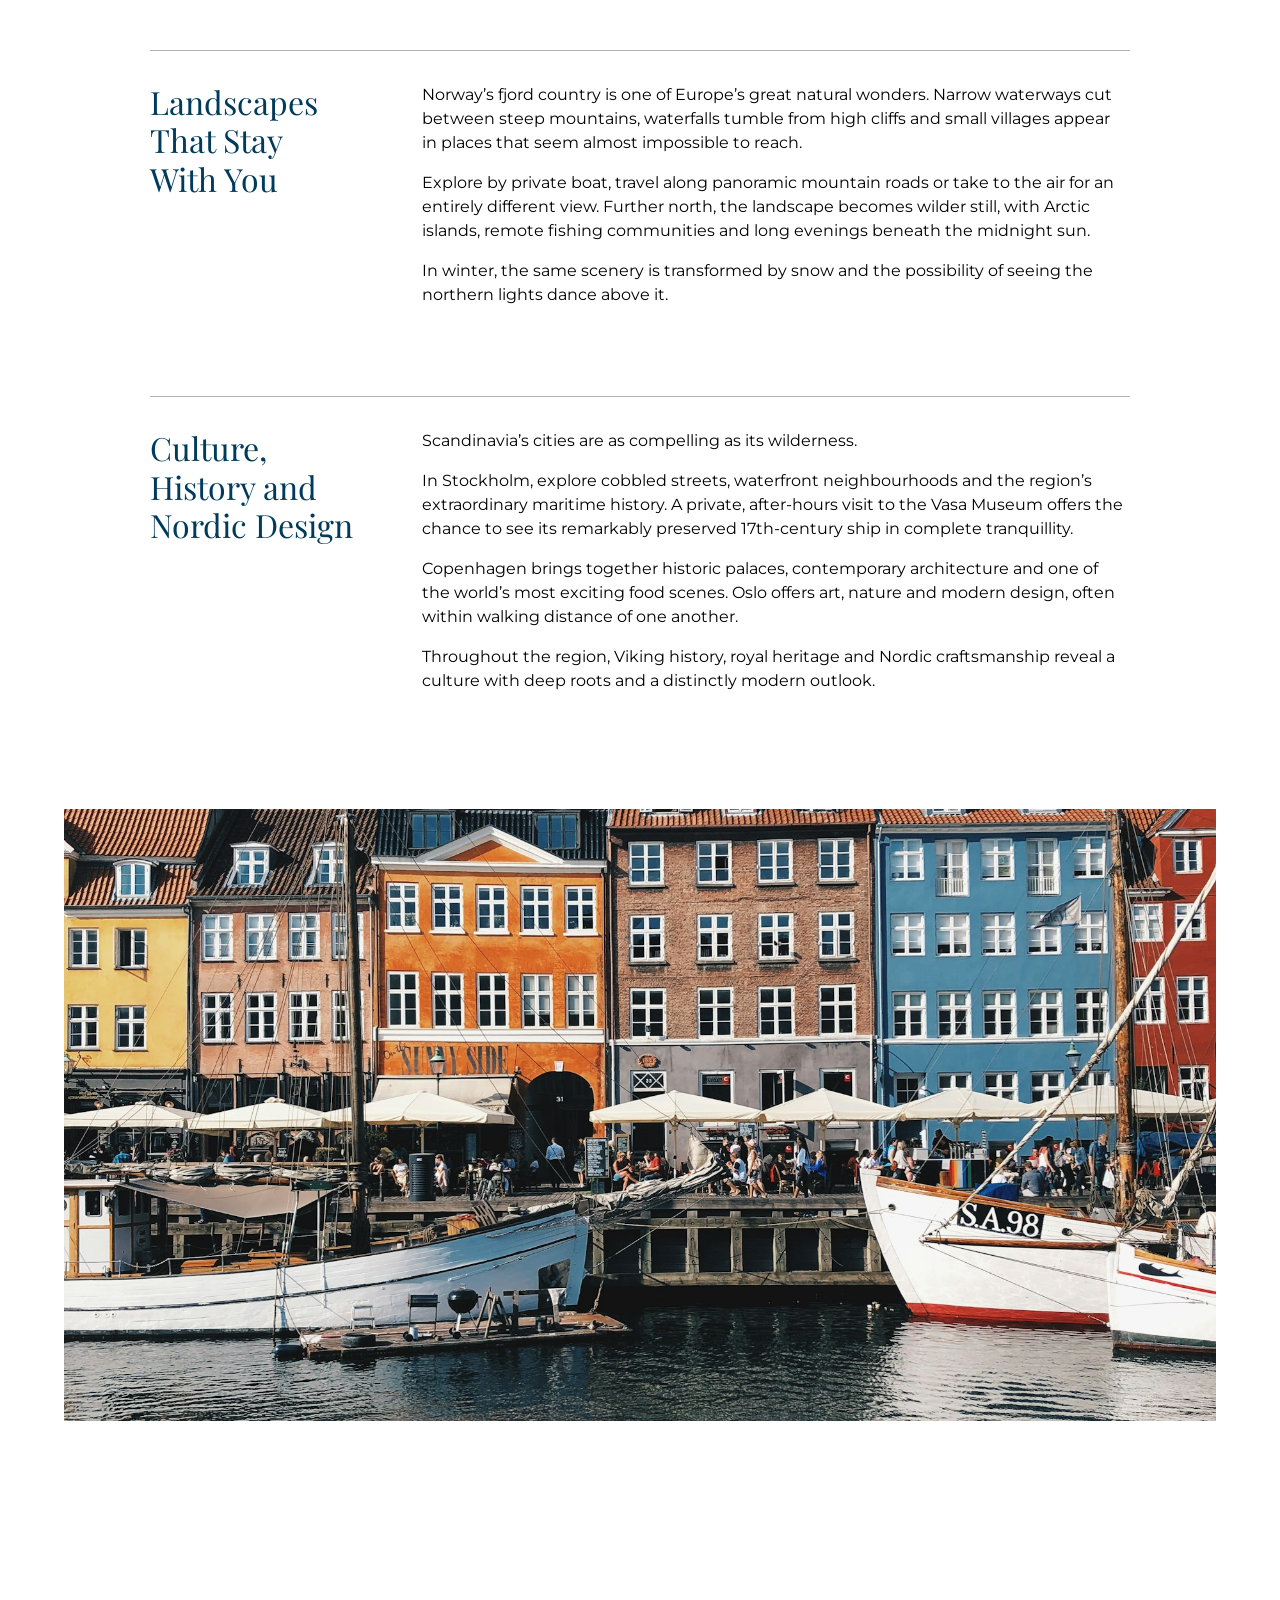
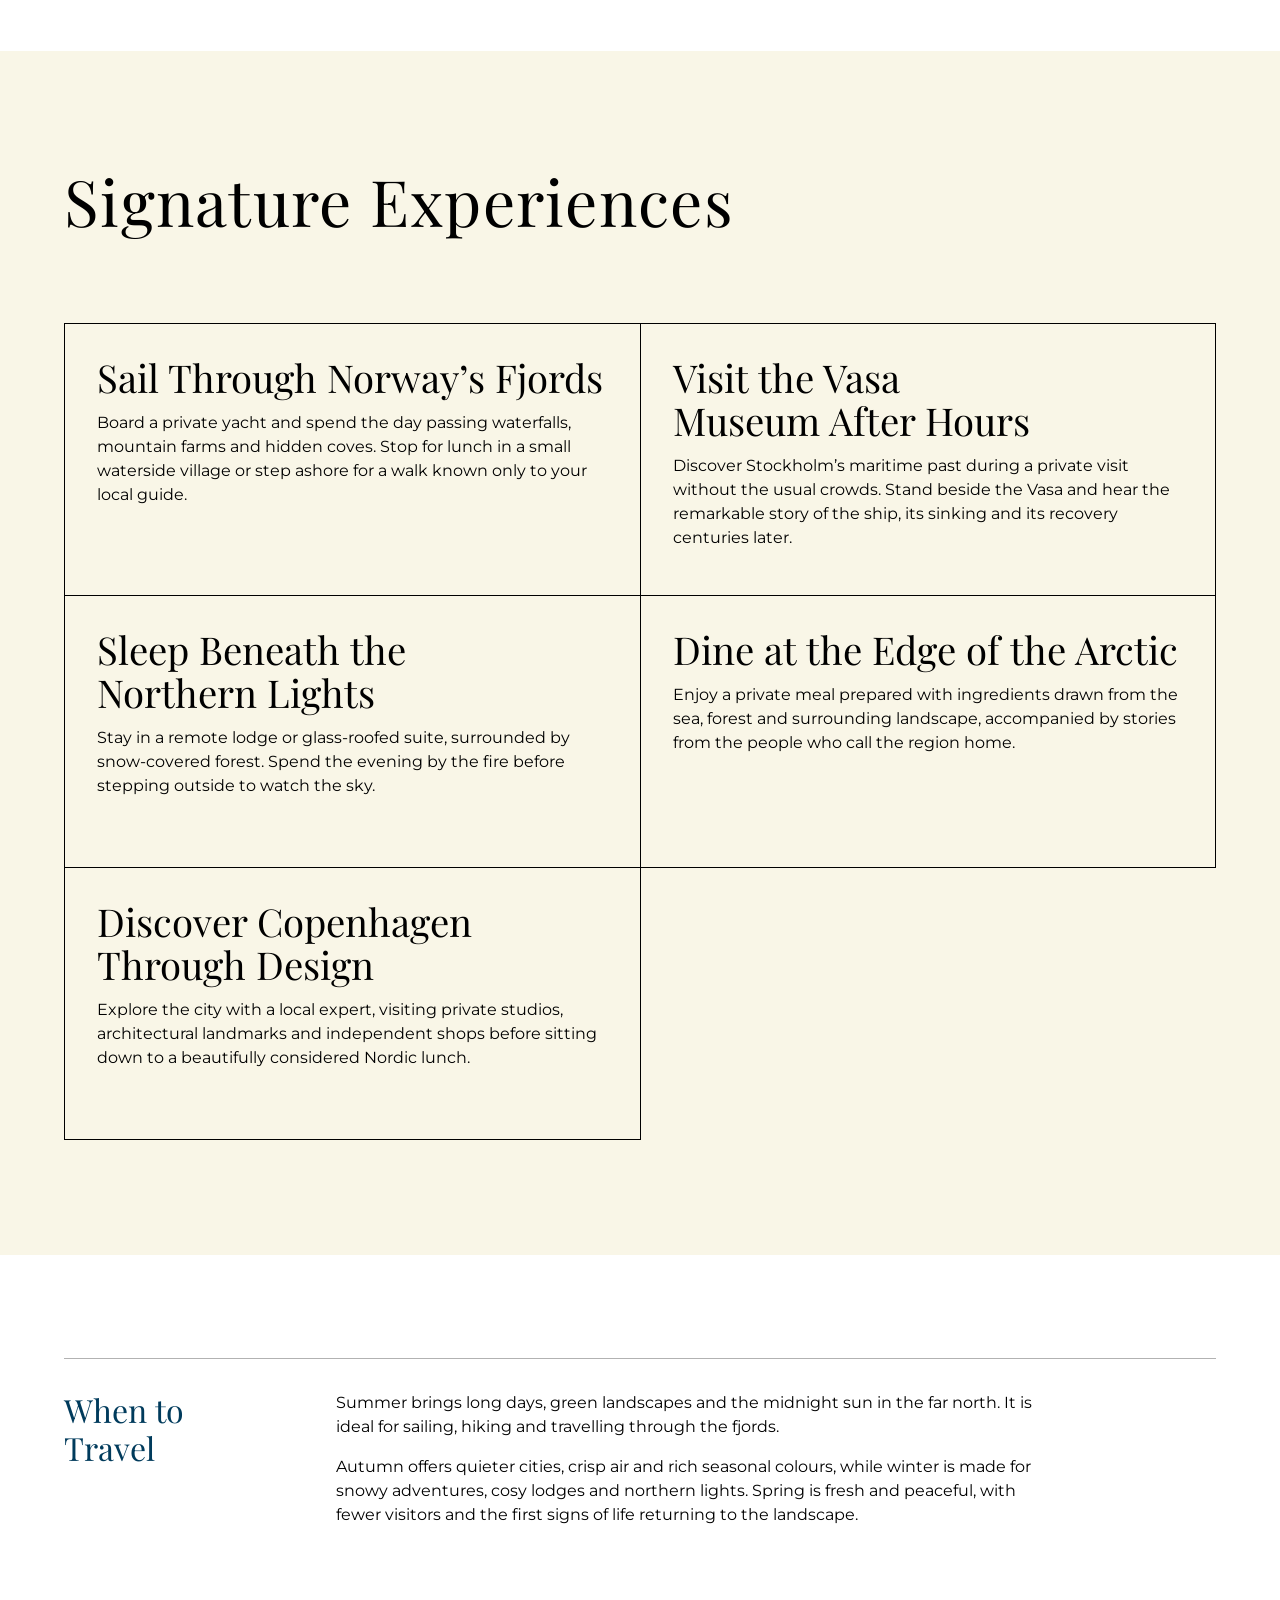
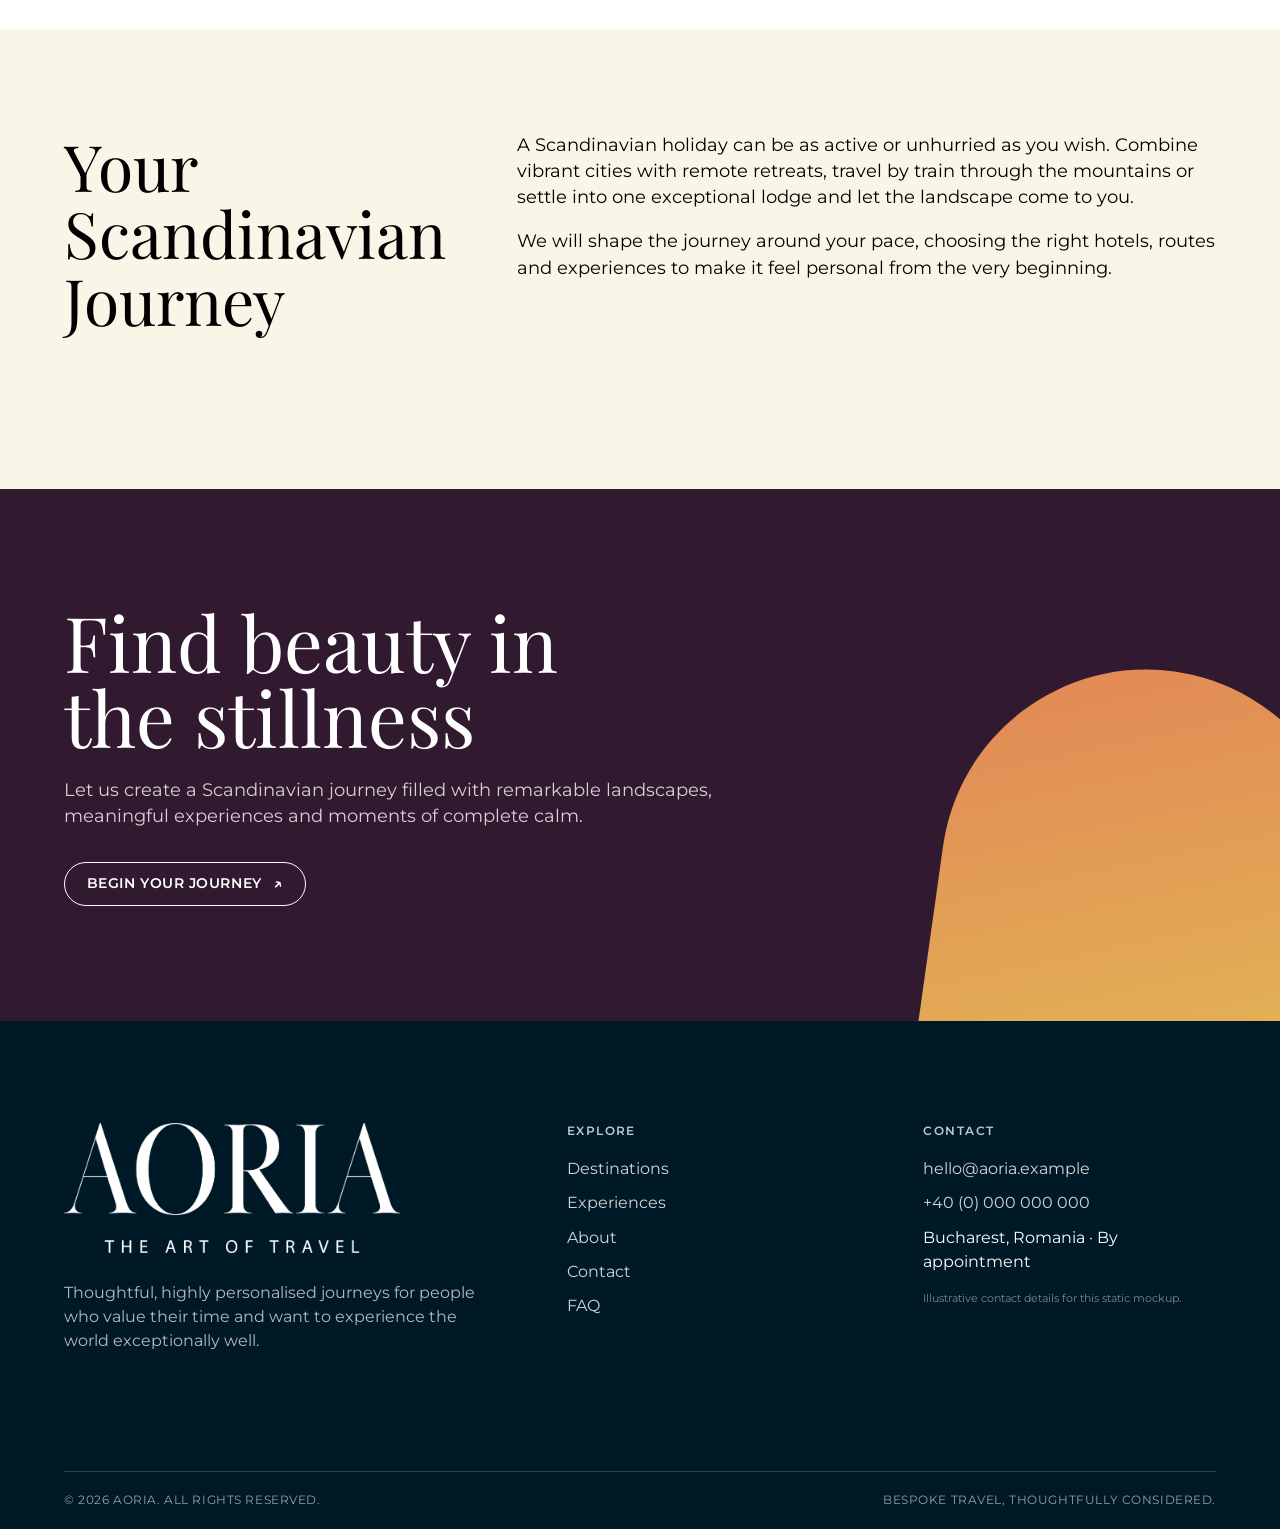
<file: destination-scandinavia.html>
<!doctype html>
<html lang="en">
<head>
  <meta charset="utf-8">
  <meta name="viewport" content="width=device-width, initial-scale=1">
  <meta name="description" content="Discover a bespoke Scandinavian journey through fjords, Nordic cities and Arctic landscapes with Aoria.">
  <title>Scandinavia — Aoria</title>
  <link rel="icon" type="image/png" href="assets/brand/AORIA_icon.png">
  <link rel="stylesheet" href="styles.css">
  <script src="script.js" defer></script>
</head>
<body>
  <a class="skip-link" href="#main-content">Skip to content</a>
  <header class="site-header">
    <div class="site-header__inner">
      <a class="site-wordmark" href="index.html" aria-label="Aoria home"><img class="site-logo" src="assets/brand/AORIA_logo.png" alt="" width="3334" height="889"></a>
      <nav class="desktop-nav" aria-label="Primary navigation">
        <a href="destinations.html" aria-current="page">Destinations</a>
        <a href="experiences.html">Experiences</a>
        <a href="about.html">About</a>
        <a href="contact.html">Contact</a>
      </nav>
      <div class="site-actions">
        <a class="button button--navy" href="contact.html">Plan your trip</a>
        <div class="language-wrap">
          <button class="language-button" type="button" aria-expanded="false" aria-controls="language-note" data-language-toggle>EN</button>
          <p class="language-note" id="language-note" hidden>English is the only language represented in this static mockup.</p>
        </div>
        <button class="menu-button" type="button" aria-expanded="false" aria-controls="mobile-menu" aria-label="Open navigation" data-menu-toggle><span></span></button>
      </div>
    </div>
  </header>
  <aside class="mobile-menu" id="mobile-menu" aria-hidden="true" data-mobile-menu>
    <nav aria-label="Mobile navigation">
      <a href="destinations.html" aria-current="page">Destinations</a>
      <a href="experiences.html">Experiences</a>
      <a href="about.html">About</a>
      <a href="contact.html">Contact</a>
    </nav>
    <a class="button button--navy mobile-menu__action" href="contact.html">Plan your trip</a>
  </aside>

  <main id="main-content">
    <section class="detail-hero" aria-labelledby="scandinavia-title">
      <div class="detail-hero__copy" data-reveal>
        <h1 class="display-title" id="scandinavia-title">Scandinavia</h1>
        <p class="detail-hero__headline">Where wild landscapes meet quiet sophistication</p>
      </div>
      <div class="detail-hero__media">
        <img src="assets/images/scandinavia-fjord.jpg" alt="A glassy Norwegian fjord winding between dramatic mountains">
      </div>
    </section>

    <section class="editorial-body" aria-label="Discover Scandinavia">
      <div class="editorial-sections">
        <article class="editorial-section" aria-labelledby="scandinavia-luxury" data-reveal>
          <h2 class="editorial-section__title" id="scandinavia-luxury">A Different Kind of Luxury</h2>
          <div class="editorial-section__content">
            <p>Scandinavia does luxury in its own way. It is rarely loud or extravagant. Instead, it is found in thoughtful design, beautiful surroundings, exceptional food and the freedom to experience a place without feeling rushed.</p>
            <p>Your days might begin on the edge of a silent fjord, continue with lunch in a celebrated Copenhagen restaurant and end beneath the glow of the northern sky. It is a region of striking contrasts, where centuries-old traditions sit comfortably alongside some of the most forward-thinking cities in the world.</p>
            <p>We design each journey around the season and the way you like to travel, bringing together the places worth seeing with quieter moments that allow you to take everything in.</p>
          </div>
        </article>

        <article class="editorial-section" aria-labelledby="scandinavia-landscapes" data-reveal>
          <h2 class="editorial-section__title" id="scandinavia-landscapes">Landscapes That Stay With You</h2>
          <div class="editorial-section__content">
            <p>Norway’s fjord country is one of Europe’s great natural wonders. Narrow waterways cut between steep mountains, waterfalls tumble from high cliffs and small villages appear in places that seem almost impossible to reach.</p>
            <p>Explore by private boat, travel along panoramic mountain roads or take to the air for an entirely different view. Further north, the landscape becomes wilder still, with Arctic islands, remote fishing communities and long evenings beneath the midnight sun.</p>
            <p>In winter, the same scenery is transformed by snow and the possibility of seeing the northern lights dance above it.</p>
          </div>
        </article>

        <article class="editorial-section" aria-labelledby="scandinavia-culture" data-reveal>
          <h2 class="editorial-section__title" id="scandinavia-culture">Culture, History and Nordic Design</h2>
          <div class="editorial-section__content">
            <p>Scandinavia’s cities are as compelling as its wilderness.</p>
            <p>In Stockholm, explore cobbled streets, waterfront neighbourhoods and the region’s extraordinary maritime history. A private, after-hours visit to the Vasa Museum offers the chance to see its remarkably preserved 17th-century ship in complete tranquillity.</p>
            <p>Copenhagen brings together historic palaces, contemporary architecture and one of the world’s most exciting food scenes. Oslo offers art, nature and modern design, often within walking distance of one another.</p>
            <p>Throughout the region, Viking history, royal heritage and Nordic craftsmanship reveal a culture with deep roots and a distinctly modern outlook.</p>
          </div>
        </article>
      </div>

      <div class="photo-break" data-reveal>
        <figure>
          <img src="assets/images/scandinavia-city.jpg" alt="Colourful historic buildings lining a Scandinavian waterfront" loading="lazy">
        </figure>
      </div>
    </section>

    <section class="signature-section" aria-labelledby="scandinavia-signatures">
      <div class="container">
        <div class="section-intro" data-reveal>
          <div><h2 class="section-title" id="scandinavia-signatures">Signature Experiences</h2></div>
        </div>
        <div class="signature-grid">
          <article class="signature-card" data-reveal>
            <h3>Sail Through Norway’s Fjords</h3>
            <p>Board a private yacht and spend the day passing waterfalls, mountain farms and hidden coves. Stop for lunch in a small waterside village or step ashore for a walk known only to your local guide.</p>
          </article>
          <article class="signature-card" data-reveal>
            <h3>Visit the Vasa Museum After Hours</h3>
            <p>Discover Stockholm’s maritime past during a private visit without the usual crowds. Stand beside the Vasa and hear the remarkable story of the ship, its sinking and its recovery centuries later.</p>
          </article>
          <article class="signature-card" data-reveal>
            <h3>Sleep Beneath the Northern Lights</h3>
            <p>Stay in a remote lodge or glass-roofed suite, surrounded by snow-covered forest. Spend the evening by the fire before stepping outside to watch the sky.</p>
          </article>
          <article class="signature-card" data-reveal>
            <h3>Dine at the Edge of the Arctic</h3>
            <p>Enjoy a private meal prepared with ingredients drawn from the sea, forest and surrounding landscape, accompanied by stories from the people who call the region home.</p>
          </article>
          <article class="signature-card" data-reveal>
            <h3>Discover Copenhagen Through Design</h3>
            <p>Explore the city with a local expert, visiting private studios, architectural landmarks and independent shops before sitting down to a beautifully considered Nordic lunch.</p>
          </article>
        </div>
      </div>
    </section>

    <section class="section" aria-labelledby="scandinavia-travel">
      <div class="container">
        <article class="editorial-section" data-reveal>
          <h2 class="editorial-section__title" id="scandinavia-travel">When to Travel</h2>
          <div class="editorial-section__content">
            <p>Summer brings long days, green landscapes and the midnight sun in the far north. It is ideal for sailing, hiking and travelling through the fjords.</p>
            <p>Autumn offers quieter cities, crisp air and rich seasonal colours, while winter is made for snowy adventures, cosy lodges and northern lights. Spring is fresh and peaceful, with fewer visitors and the first signs of life returning to the landscape.</p>
          </div>
        </article>
      </div>
    </section>

    <section class="section section--ivory" aria-labelledby="scandinavia-journey">
      <div class="container journey-summary" data-reveal>
        <h2 id="scandinavia-journey">Your Scandinavian Journey</h2>
        <div class="journey-summary__content">
          <p>A Scandinavian holiday can be as active or unhurried as you wish. Combine vibrant cities with remote retreats, travel by train through the mountains or settle into one exceptional lodge and let the landscape come to you.</p>
          <p>We will shape the journey around your pace, choosing the right hotels, routes and experiences to make it feel personal from the very beginning.</p>
        </div>
      </div>
    </section>

    <section class="closing-cta" aria-labelledby="scandinavia-cta-title">
      <div class="container closing-cta__inner" data-reveal>
        <h2 id="scandinavia-cta-title">Find beauty in the stillness</h2>
        <p>Let us create a Scandinavian journey filled with remarkable landscapes, meaningful experiences and moments of complete calm.</p>
        <a class="button button--light" href="contact.html">Begin Your Journey</a>
      </div>
    </section>
  </main>

  <footer class="site-footer">
    <div class="container site-footer__top">
      <div class="site-footer__brand">
        <img class="footer-brand-logo" src="assets/brand/AORIA_logo_tagline.png" alt="Aoria — The Art of Travel" width="3334" height="1285" loading="lazy">
        <p class="footer-statement">Thoughtful, highly personalised journeys for people who value their time and want to experience the world exceptionally well.</p>
      </div>
      <div>
        <h2 class="footer-heading">Explore</h2>
        <ul class="footer-list">
          <li><a href="destinations.html">Destinations</a></li>
          <li><a href="experiences.html">Experiences</a></li>
          <li><a href="about.html">About</a></li>
          <li><a href="contact.html">Contact</a></li>
          <li><a href="contact.html" data-mock-link data-mock-message="FAQ copy was not supplied in the brief. This placeholder does not open a separate FAQ page; please use Contact for assistance.">FAQ</a></li>
        </ul>
      </div>
      <div>
        <h2 class="footer-heading">Contact</h2>
        <ul class="footer-list">
          <li><a href="mailto:hello@aoria.example">hello@aoria.example</a></li>
          <li><a href="tel:+40000000000">+40 (0) 000 000 000</a></li>
          <li>Bucharest, Romania · By appointment</li>
        </ul>
        <small class="footer-mock-label">Illustrative contact details for this static mockup.</small>
      </div>
    </div>
    <div class="container site-footer__bottom">
      <span>© <span data-year>2026</span> Aoria. All rights reserved.</span>
      <span>Bespoke travel, thoughtfully considered.</span>
    </div>
  </footer>
  <div class="mock-toast" role="status" aria-live="polite" data-mock-toast hidden></div>
</body>
</html>
</file>
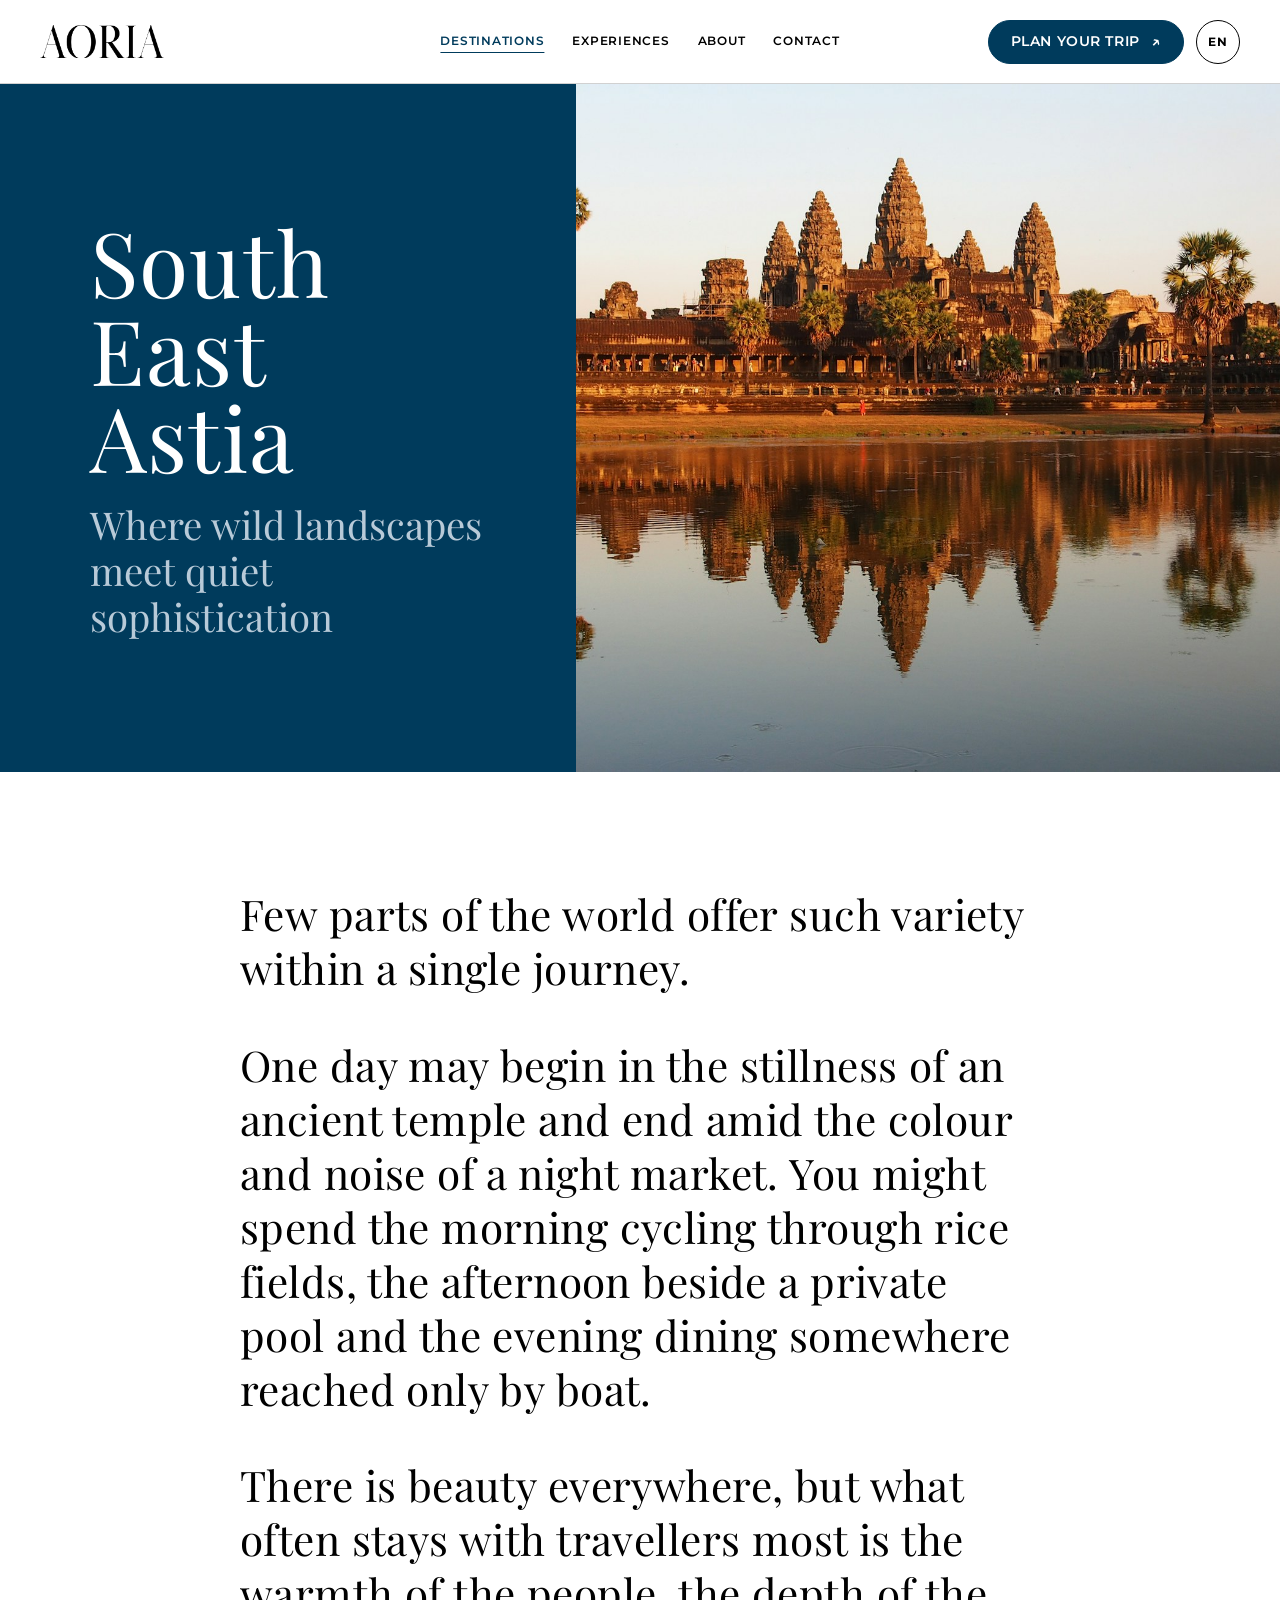
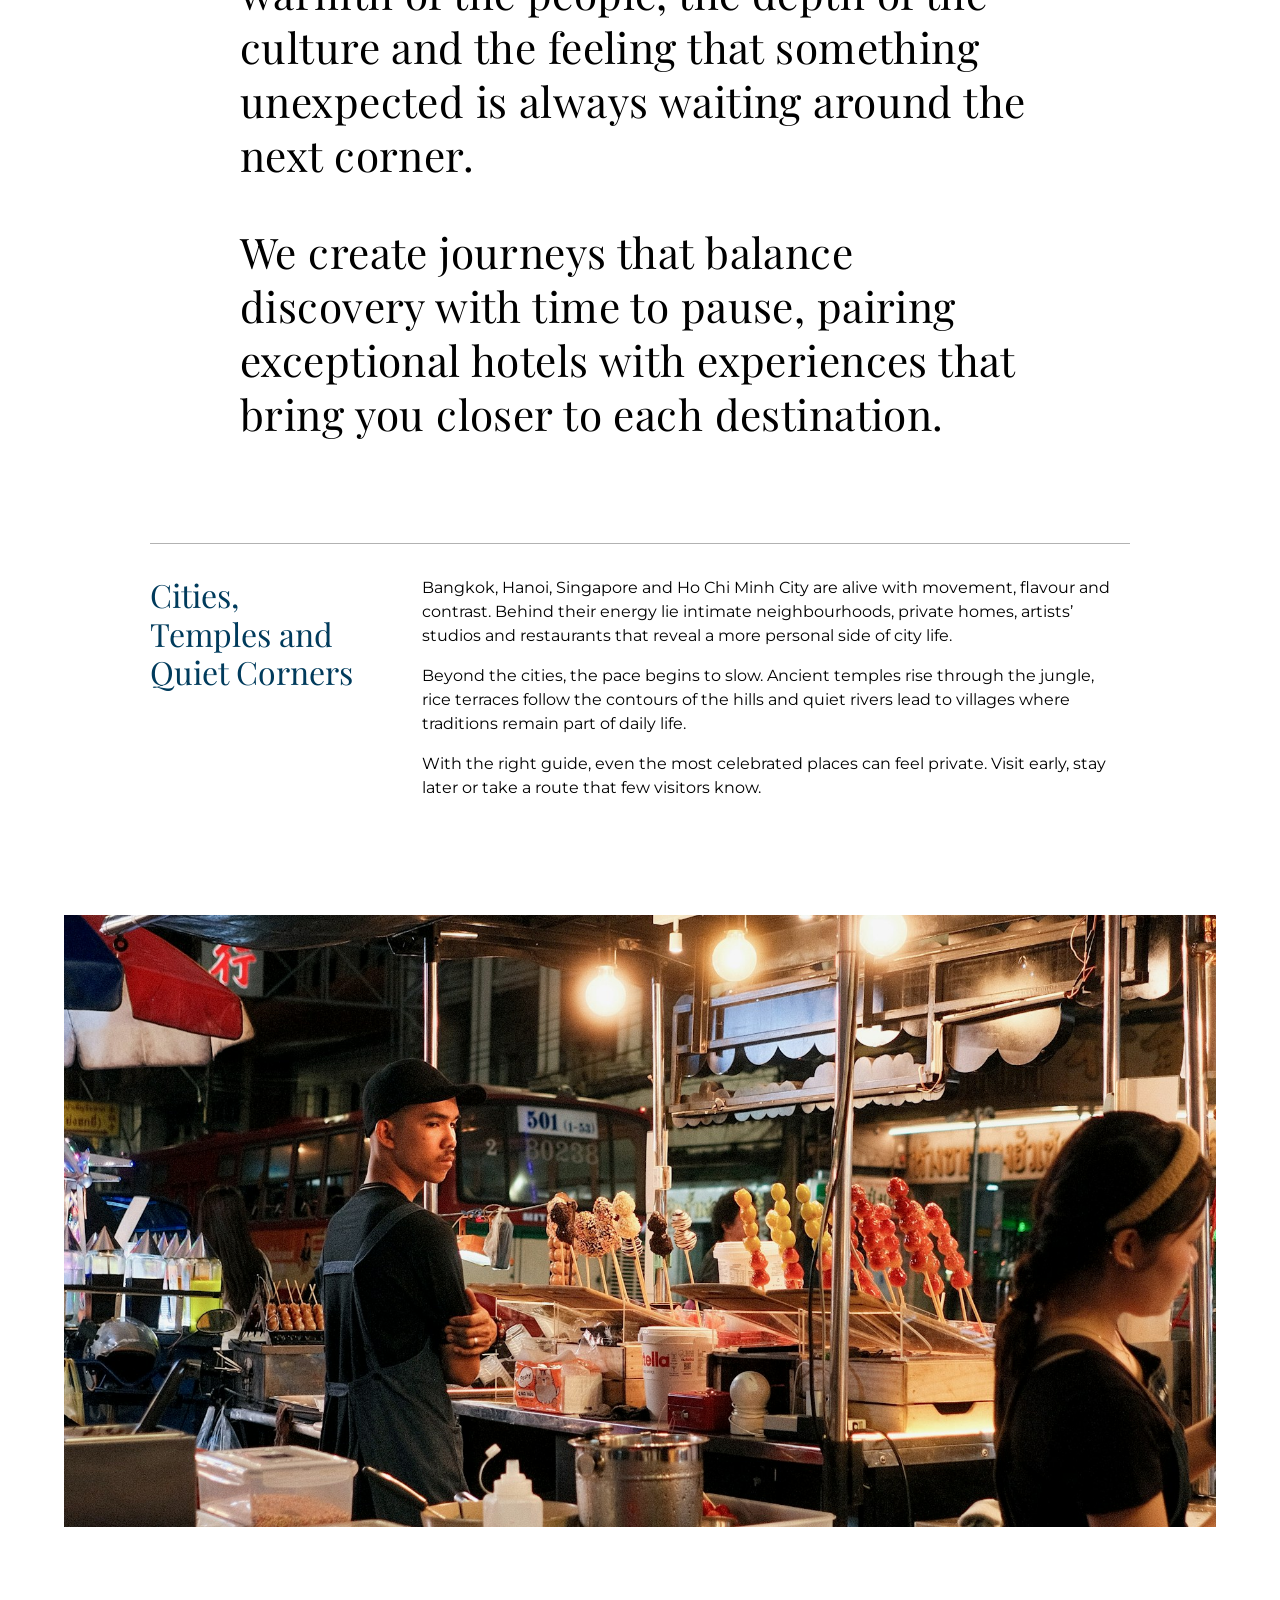
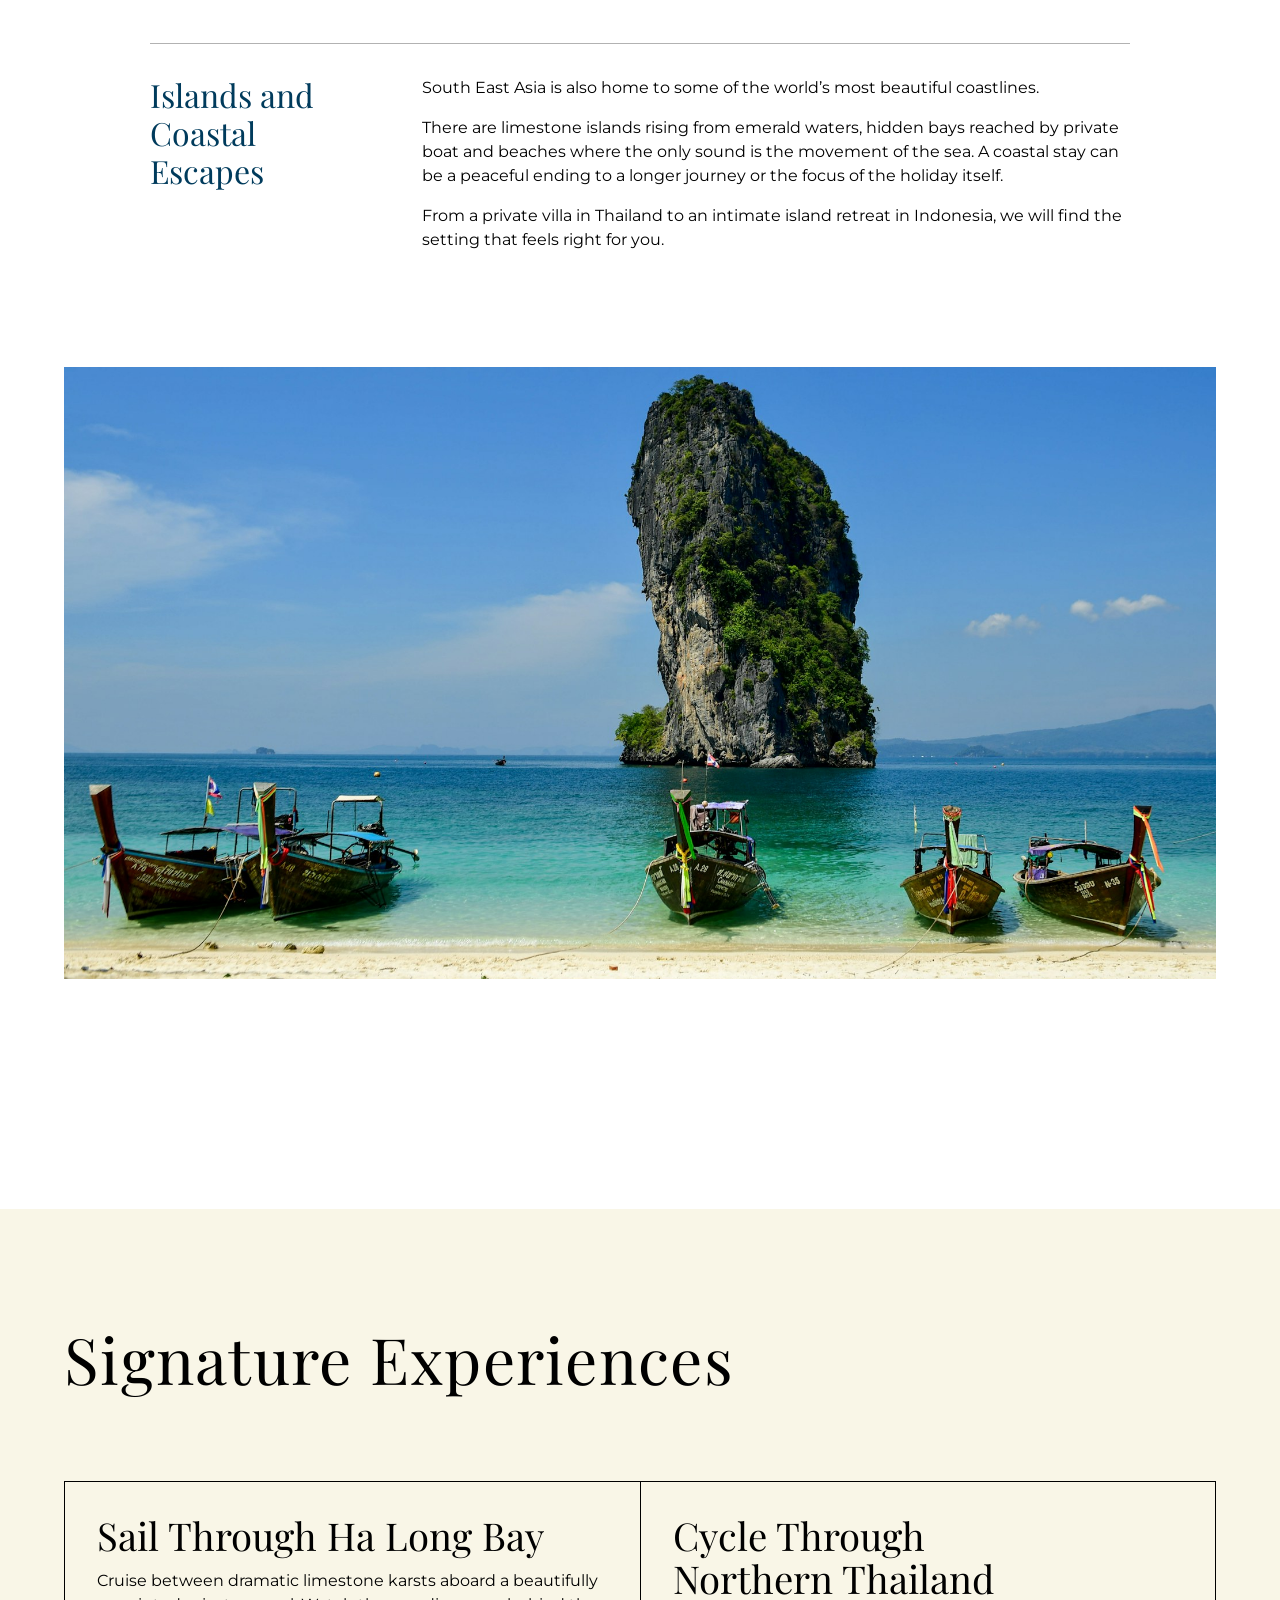
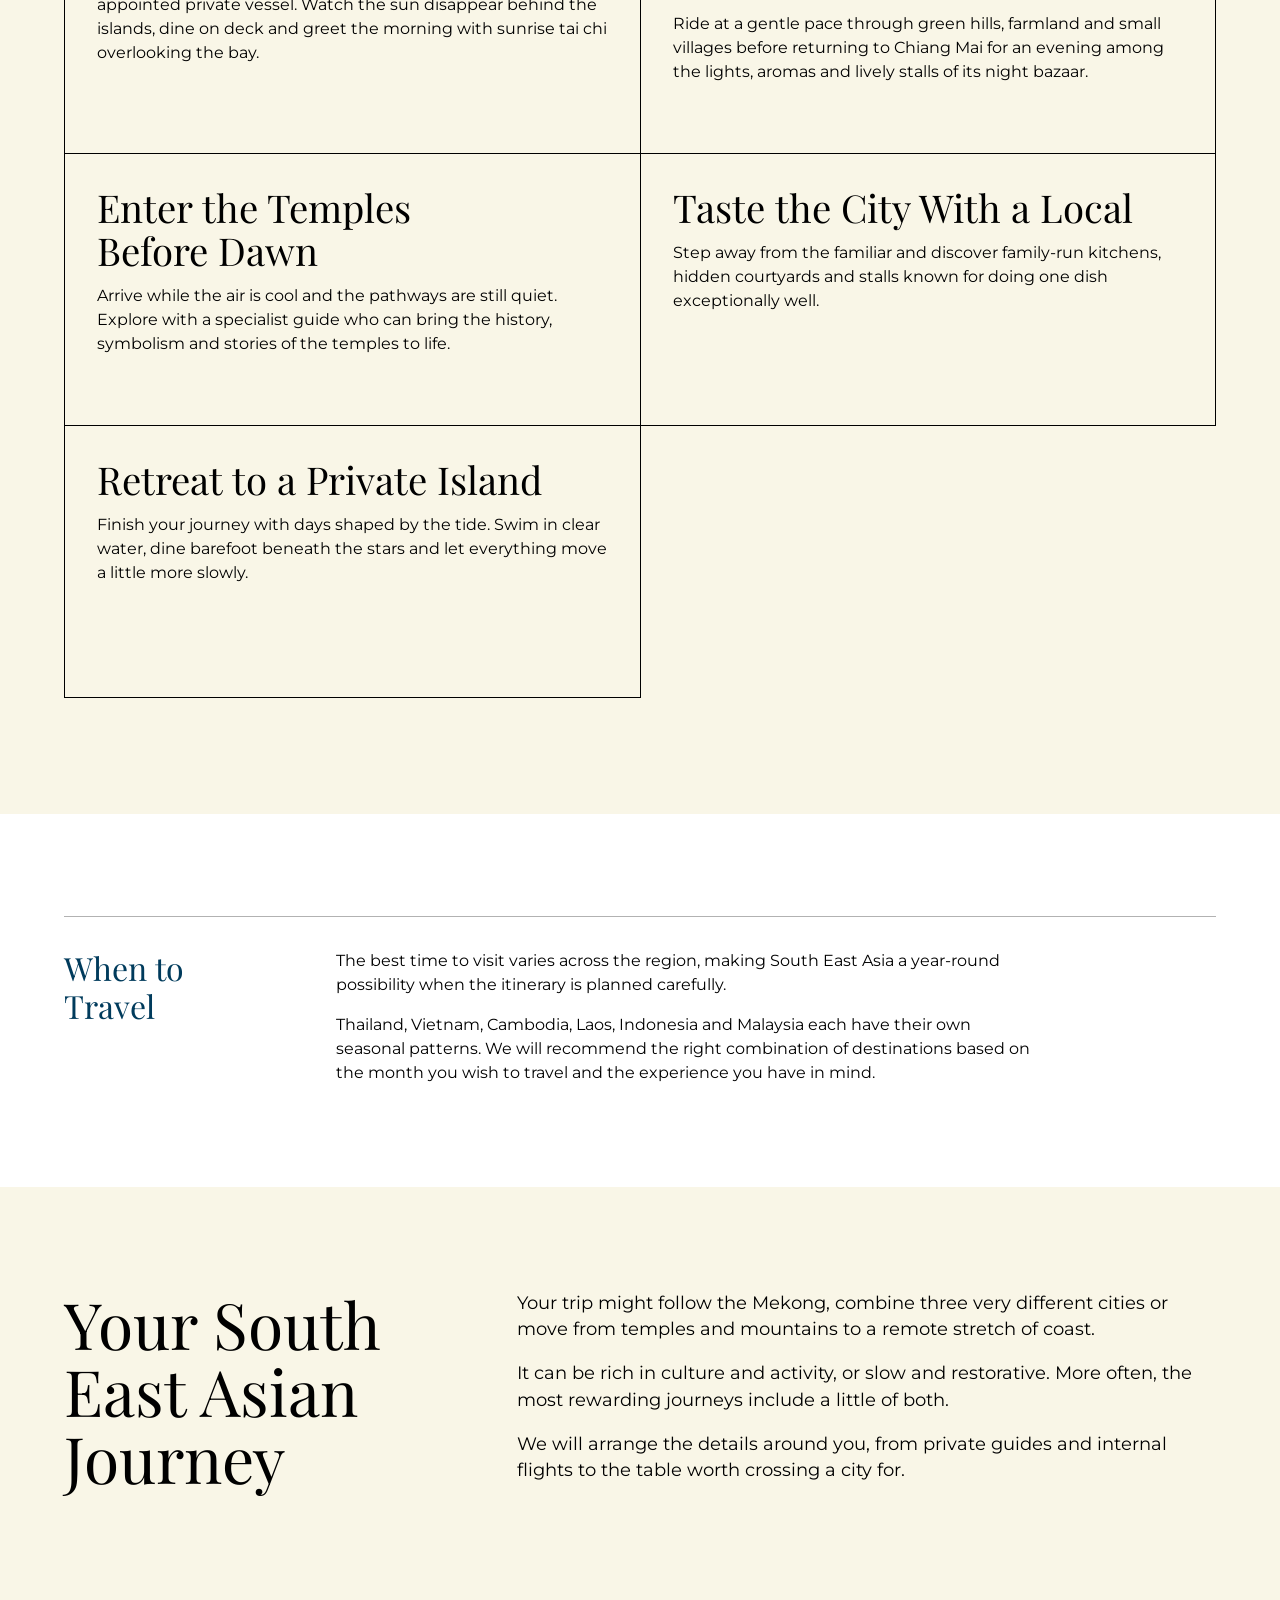
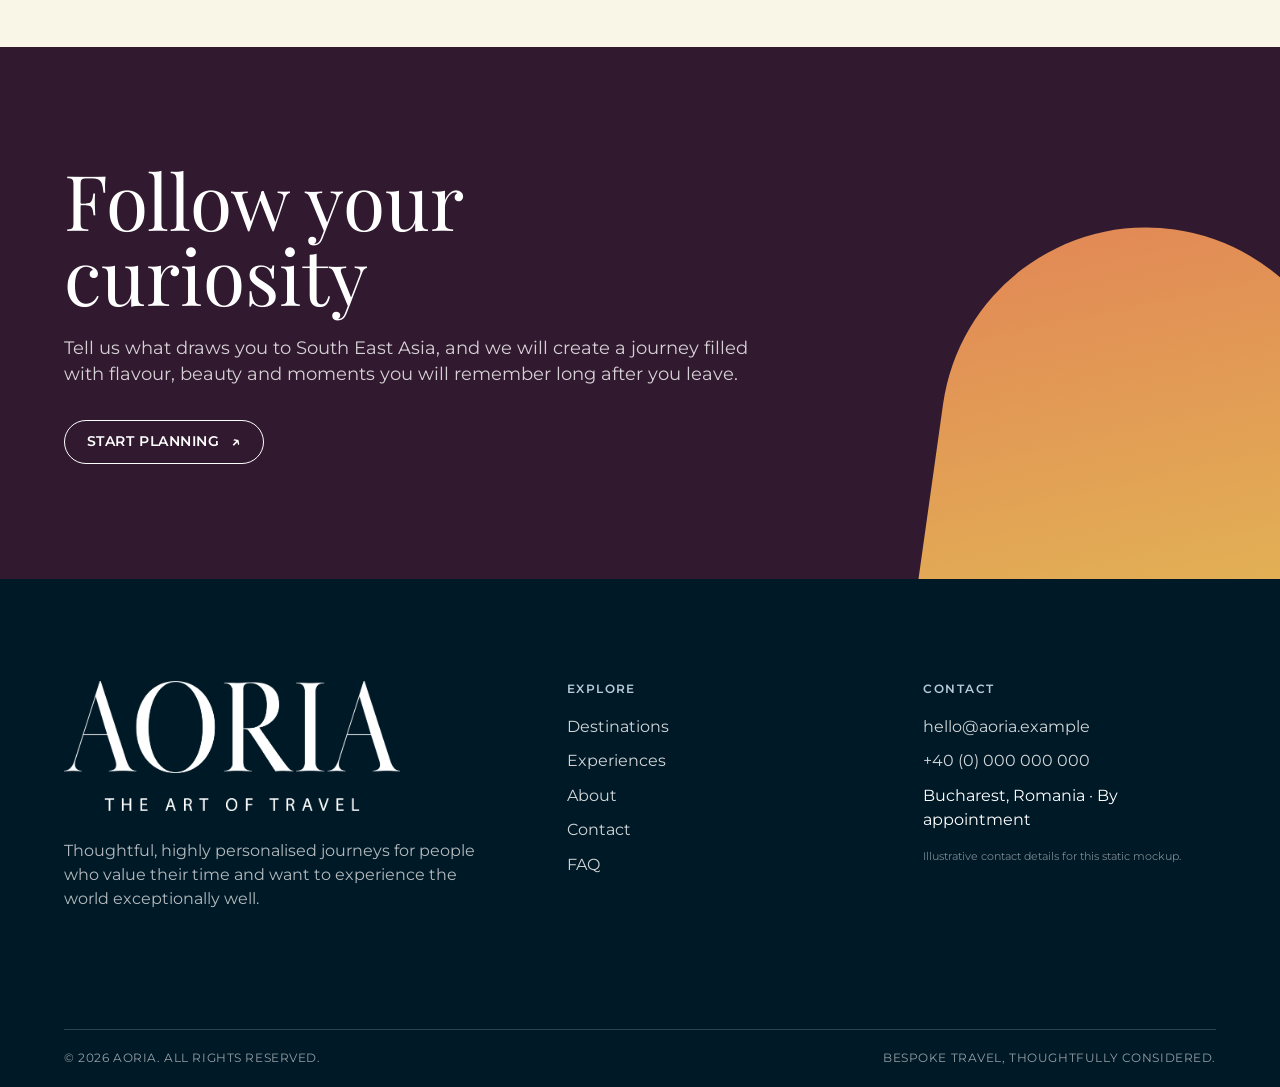
<file: destination-south-east-asia.html>
<!doctype html>
<html lang="en">
<head>
  <meta charset="utf-8">
  <meta name="viewport" content="width=device-width, initial-scale=1">
  <meta name="description" content="Discover a bespoke South East Asia journey through temples, vibrant cities and secluded coastlines with Aoria.">
  <title>South East Astia — Aoria</title>
  <link rel="icon" type="image/png" href="assets/brand/AORIA_icon.png">
  <link rel="stylesheet" href="styles.css">
  <script src="script.js" defer></script>
</head>
<body>
  <a class="skip-link" href="#main-content">Skip to content</a>
  <header class="site-header">
    <div class="site-header__inner">
      <a class="site-wordmark" href="index.html" aria-label="Aoria home"><img class="site-logo" src="assets/brand/AORIA_logo.png" alt="" width="3334" height="889"></a>
      <nav class="desktop-nav" aria-label="Primary navigation">
        <a href="destinations.html" aria-current="page">Destinations</a>
        <a href="experiences.html">Experiences</a>
        <a href="about.html">About</a>
        <a href="contact.html">Contact</a>
      </nav>
      <div class="site-actions">
        <a class="button button--navy" href="contact.html">Plan your trip</a>
        <div class="language-wrap">
          <button class="language-button" type="button" aria-expanded="false" aria-controls="language-note" data-language-toggle>EN</button>
          <p class="language-note" id="language-note" hidden>English is the only language represented in this static mockup.</p>
        </div>
        <button class="menu-button" type="button" aria-expanded="false" aria-controls="mobile-menu" aria-label="Open navigation" data-menu-toggle><span></span></button>
      </div>
    </div>
  </header>
  <aside class="mobile-menu" id="mobile-menu" aria-hidden="true" data-mobile-menu>
    <nav aria-label="Mobile navigation">
      <a href="destinations.html" aria-current="page">Destinations</a>
      <a href="experiences.html">Experiences</a>
      <a href="about.html">About</a>
      <a href="contact.html">Contact</a>
    </nav>
    <a class="button button--navy mobile-menu__action" href="contact.html">Plan your trip</a>
  </aside>

  <main id="main-content">
    <section class="detail-hero" aria-labelledby="south-east-asia-title">
      <div class="detail-hero__copy" data-reveal>
        <h1 class="display-title" id="south-east-asia-title">South East Astia</h1>
        <p class="detail-hero__headline">Where wild landscapes meet quiet sophistication</p>
      </div>
      <div class="detail-hero__media detail-hero__media--high">
        <img src="assets/images/southeast-asia-temple.jpg" alt="An ancient temple rising above still water in South East Asia">
      </div>
    </section>

    <section class="editorial-body" aria-label="Discover South East Asia">
      <div class="content-container editorial-body__intro" data-reveal>
        <p>Few parts of the world offer such variety within a single journey.</p>
        <p>One day may begin in the stillness of an ancient temple and end amid the colour and noise of a night market. You might spend the morning cycling through rice fields, the afternoon beside a private pool and the evening dining somewhere reached only by boat.</p>
        <p>There is beauty everywhere, but what often stays with travellers most is the warmth of the people, the depth of the culture and the feeling that something unexpected is always waiting around the next corner.</p>
        <p>We create journeys that balance discovery with time to pause, pairing exceptional hotels with experiences that bring you closer to each destination.</p>
      </div>

      <div class="editorial-sections">
        <article class="editorial-section" aria-labelledby="asia-cities" data-reveal>
          <h2 class="editorial-section__title" id="asia-cities">Cities, Temples and Quiet Corners</h2>
          <div class="editorial-section__content">
            <p>Bangkok, Hanoi, Singapore and Ho Chi Minh City are alive with movement, flavour and contrast. Behind their energy lie intimate neighbourhoods, private homes, artists’ studios and restaurants that reveal a more personal side of city life.</p>
            <p>Beyond the cities, the pace begins to slow. Ancient temples rise through the jungle, rice terraces follow the contours of the hills and quiet rivers lead to villages where traditions remain part of daily life.</p>
            <p>With the right guide, even the most celebrated places can feel private. Visit early, stay later or take a route that few visitors know.</p>
          </div>
        </article>
      </div>

      <div class="photo-break" data-reveal>
        <figure>
          <img src="assets/images/southeast-asia-market.jpg" alt="A street-food vendor serving dishes beneath bright market lights at night" loading="lazy">
        </figure>
      </div>

      <div class="editorial-sections">
        <article class="editorial-section" aria-labelledby="asia-islands" data-reveal>
          <h2 class="editorial-section__title" id="asia-islands">Islands and Coastal Escapes</h2>
          <div class="editorial-section__content">
            <p>South East Asia is also home to some of the world’s most beautiful coastlines.</p>
            <p>There are limestone islands rising from emerald waters, hidden bays reached by private boat and beaches where the only sound is the movement of the sea. A coastal stay can be a peaceful ending to a longer journey or the focus of the holiday itself.</p>
            <p>From a private villa in Thailand to an intimate island retreat in Indonesia, we will find the setting that feels right for you.</p>
          </div>
        </article>
      </div>

      <div class="photo-break" data-reveal>
        <figure>
          <img src="assets/images/southeast-asia-coast.jpg" alt="Long-tail boats resting in clear water beside a limestone island" loading="lazy">
        </figure>
      </div>
    </section>

    <section class="signature-section" aria-labelledby="asia-signatures">
      <div class="container">
        <div class="section-intro" data-reveal>
          <div><h2 class="section-title" id="asia-signatures">Signature Experiences</h2></div>
        </div>
        <div class="signature-grid">
          <article class="signature-card" data-reveal>
            <h3>Sail Through Ha Long Bay</h3>
            <p>Cruise between dramatic limestone karsts aboard a beautifully appointed private vessel. Watch the sun disappear behind the islands, dine on deck and greet the morning with sunrise tai chi overlooking the bay.</p>
          </article>
          <article class="signature-card" data-reveal>
            <h3>Cycle Through Northern Thailand</h3>
            <p>Ride at a gentle pace through green hills, farmland and small villages before returning to Chiang Mai for an evening among the lights, aromas and lively stalls of its night bazaar.</p>
          </article>
          <article class="signature-card" data-reveal>
            <h3>Enter the Temples Before Dawn</h3>
            <p>Arrive while the air is cool and the pathways are still quiet. Explore with a specialist guide who can bring the history, symbolism and stories of the temples to life.</p>
          </article>
          <article class="signature-card" data-reveal>
            <h3>Taste the City With a Local</h3>
            <p>Step away from the familiar and discover family-run kitchens, hidden courtyards and stalls known for doing one dish exceptionally well.</p>
          </article>
          <article class="signature-card" data-reveal>
            <h3>Retreat to a Private Island</h3>
            <p>Finish your journey with days shaped by the tide. Swim in clear water, dine barefoot beneath the stars and let everything move a little more slowly.</p>
          </article>
        </div>
      </div>
    </section>

    <section class="section" aria-labelledby="asia-travel">
      <div class="container">
        <article class="editorial-section" data-reveal>
          <h2 class="editorial-section__title" id="asia-travel">When to Travel</h2>
          <div class="editorial-section__content">
            <p>The best time to visit varies across the region, making South East Asia a year-round possibility when the itinerary is planned carefully.</p>
            <p>Thailand, Vietnam, Cambodia, Laos, Indonesia and Malaysia each have their own seasonal patterns. We will recommend the right combination of destinations based on the month you wish to travel and the experience you have in mind.</p>
          </div>
        </article>
      </div>
    </section>

    <section class="section section--ivory" aria-labelledby="asia-journey">
      <div class="container journey-summary" data-reveal>
        <h2 id="asia-journey">Your South East Asian Journey</h2>
        <div class="journey-summary__content">
          <p>Your trip might follow the Mekong, combine three very different cities or move from temples and mountains to a remote stretch of coast.</p>
          <p>It can be rich in culture and activity, or slow and restorative. More often, the most rewarding journeys include a little of both.</p>
          <p>We will arrange the details around you, from private guides and internal flights to the table worth crossing a city for.</p>
        </div>
      </div>
    </section>

    <section class="closing-cta" aria-labelledby="asia-cta-title">
      <div class="container closing-cta__inner" data-reveal>
        <h2 id="asia-cta-title">Follow your curiosity</h2>
        <p>Tell us what draws you to South East Asia, and we will create a journey filled with flavour, beauty and moments you will remember long after you leave.</p>
        <a class="button button--light" href="contact.html">Start Planning</a>
      </div>
    </section>
  </main>

  <footer class="site-footer">
    <div class="container site-footer__top">
      <div class="site-footer__brand">
        <img class="footer-brand-logo" src="assets/brand/AORIA_logo_tagline.png" alt="Aoria — The Art of Travel" width="3334" height="1285" loading="lazy">
        <p class="footer-statement">Thoughtful, highly personalised journeys for people who value their time and want to experience the world exceptionally well.</p>
      </div>
      <div>
        <h2 class="footer-heading">Explore</h2>
        <ul class="footer-list">
          <li><a href="destinations.html">Destinations</a></li>
          <li><a href="experiences.html">Experiences</a></li>
          <li><a href="about.html">About</a></li>
          <li><a href="contact.html">Contact</a></li>
          <li><a href="contact.html" data-mock-link data-mock-message="FAQ copy was not supplied in the brief. This placeholder does not open a separate FAQ page; please use Contact for assistance.">FAQ</a></li>
        </ul>
      </div>
      <div>
        <h2 class="footer-heading">Contact</h2>
        <ul class="footer-list">
          <li><a href="mailto:hello@aoria.example">hello@aoria.example</a></li>
          <li><a href="tel:+40000000000">+40 (0) 000 000 000</a></li>
          <li>Bucharest, Romania · By appointment</li>
        </ul>
        <small class="footer-mock-label">Illustrative contact details for this static mockup.</small>
      </div>
    </div>
    <div class="container site-footer__bottom">
      <span>© <span data-year>2026</span> Aoria. All rights reserved.</span>
      <span>Bespoke travel, thoughtfully considered.</span>
    </div>
  </footer>
  <div class="mock-toast" role="status" aria-live="polite" data-mock-toast hidden></div>
</body>
</html>
</file>
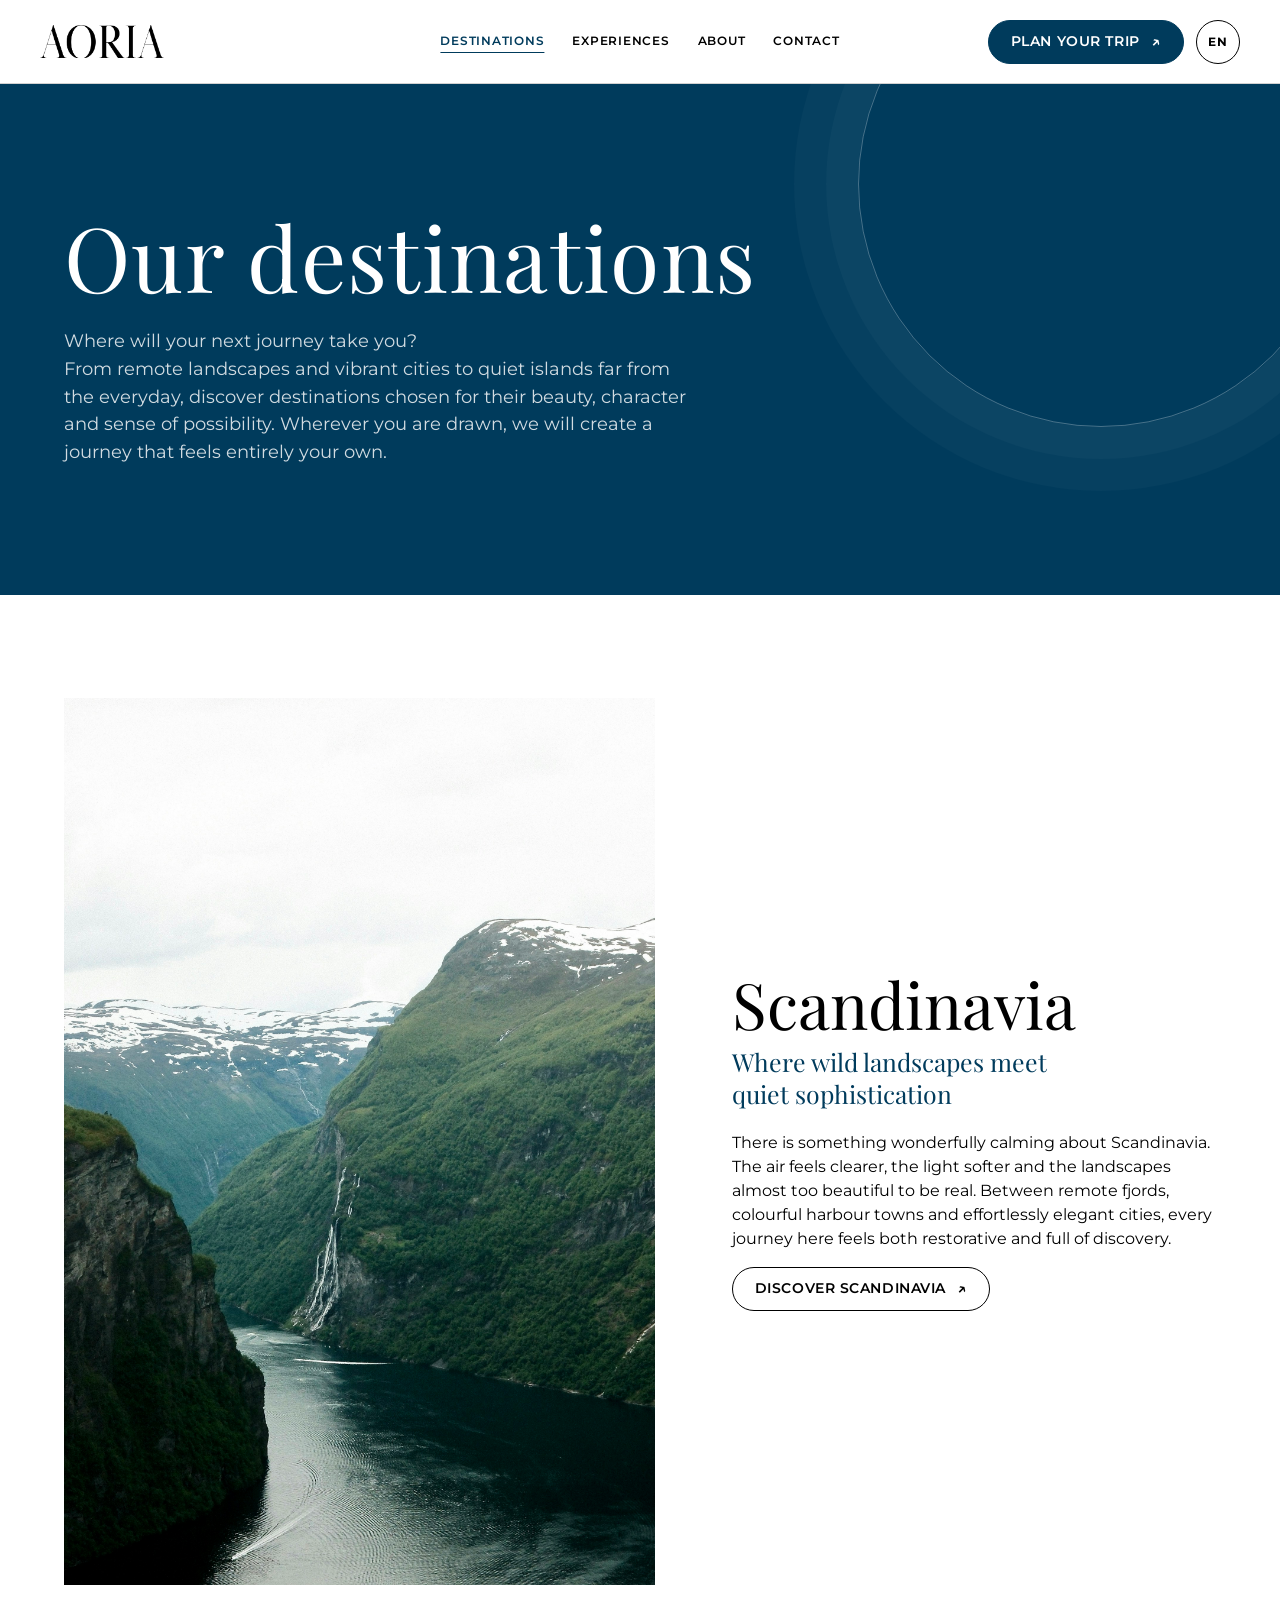
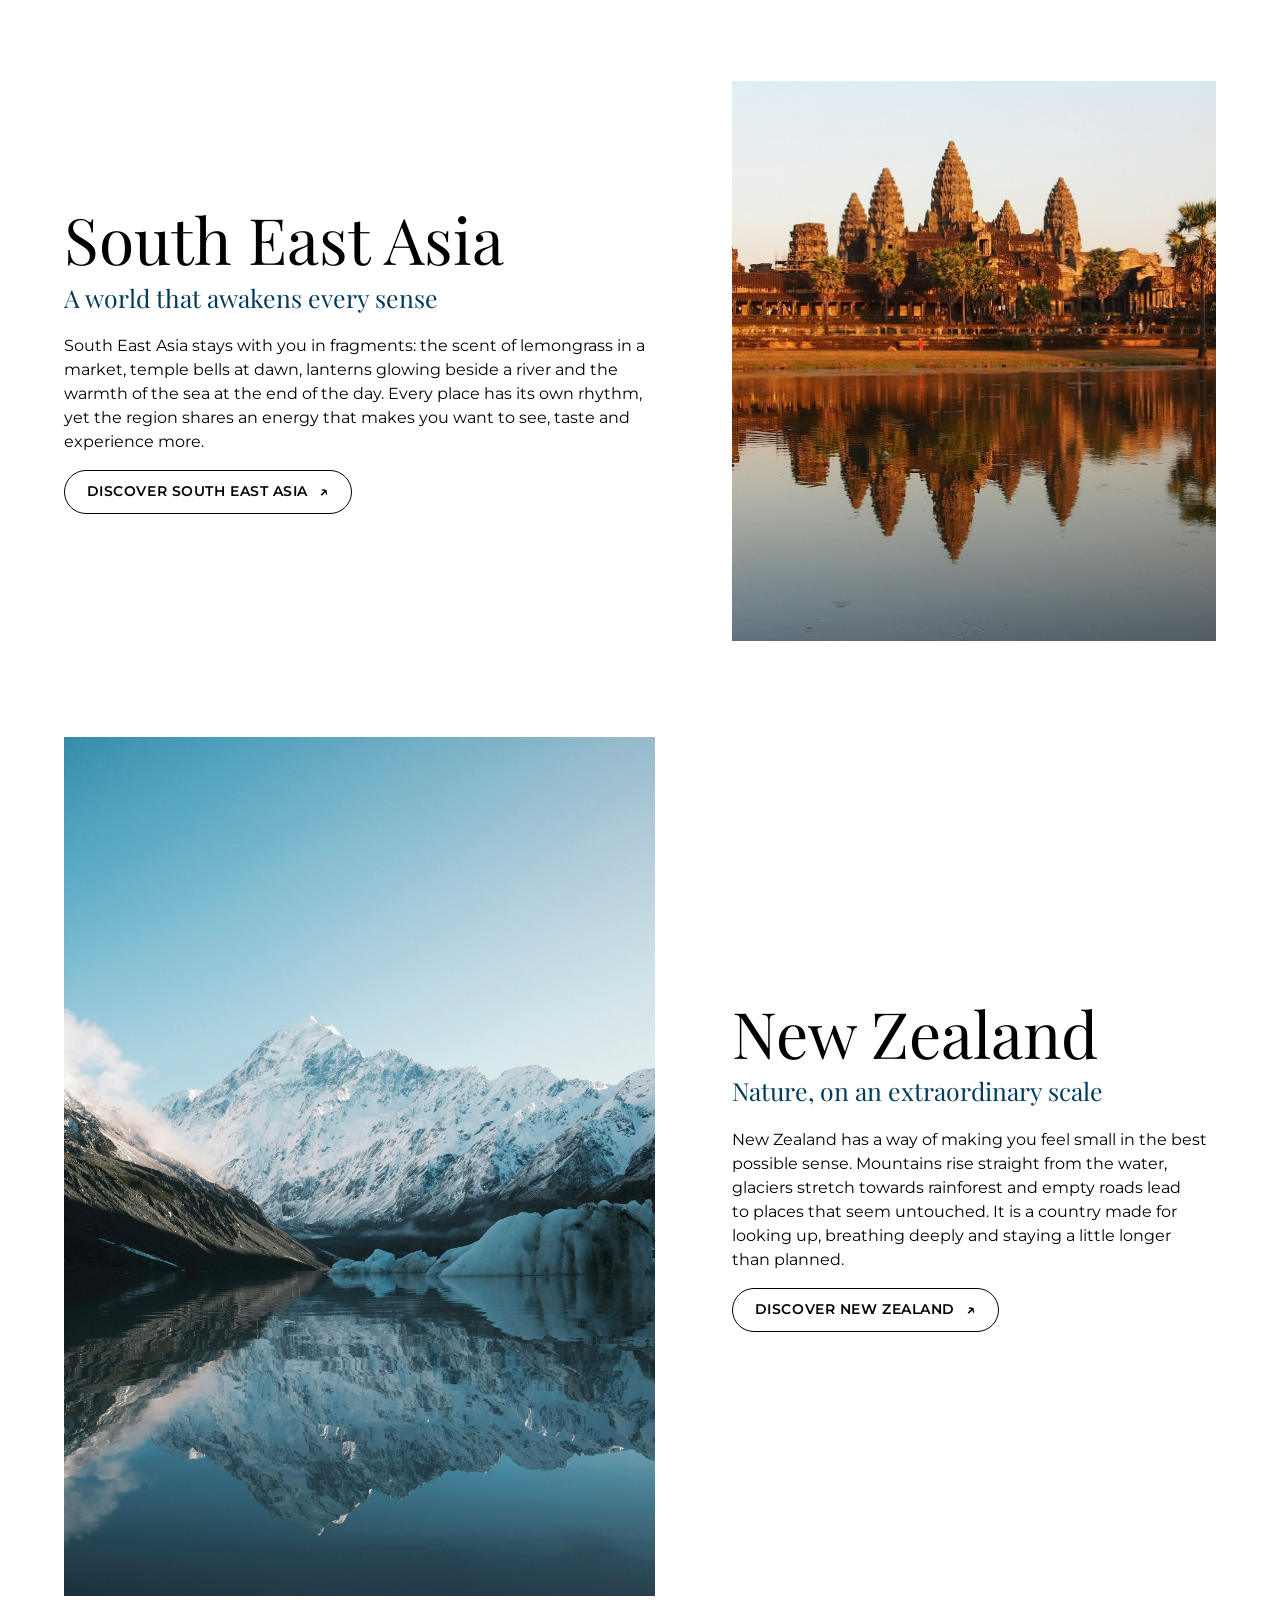
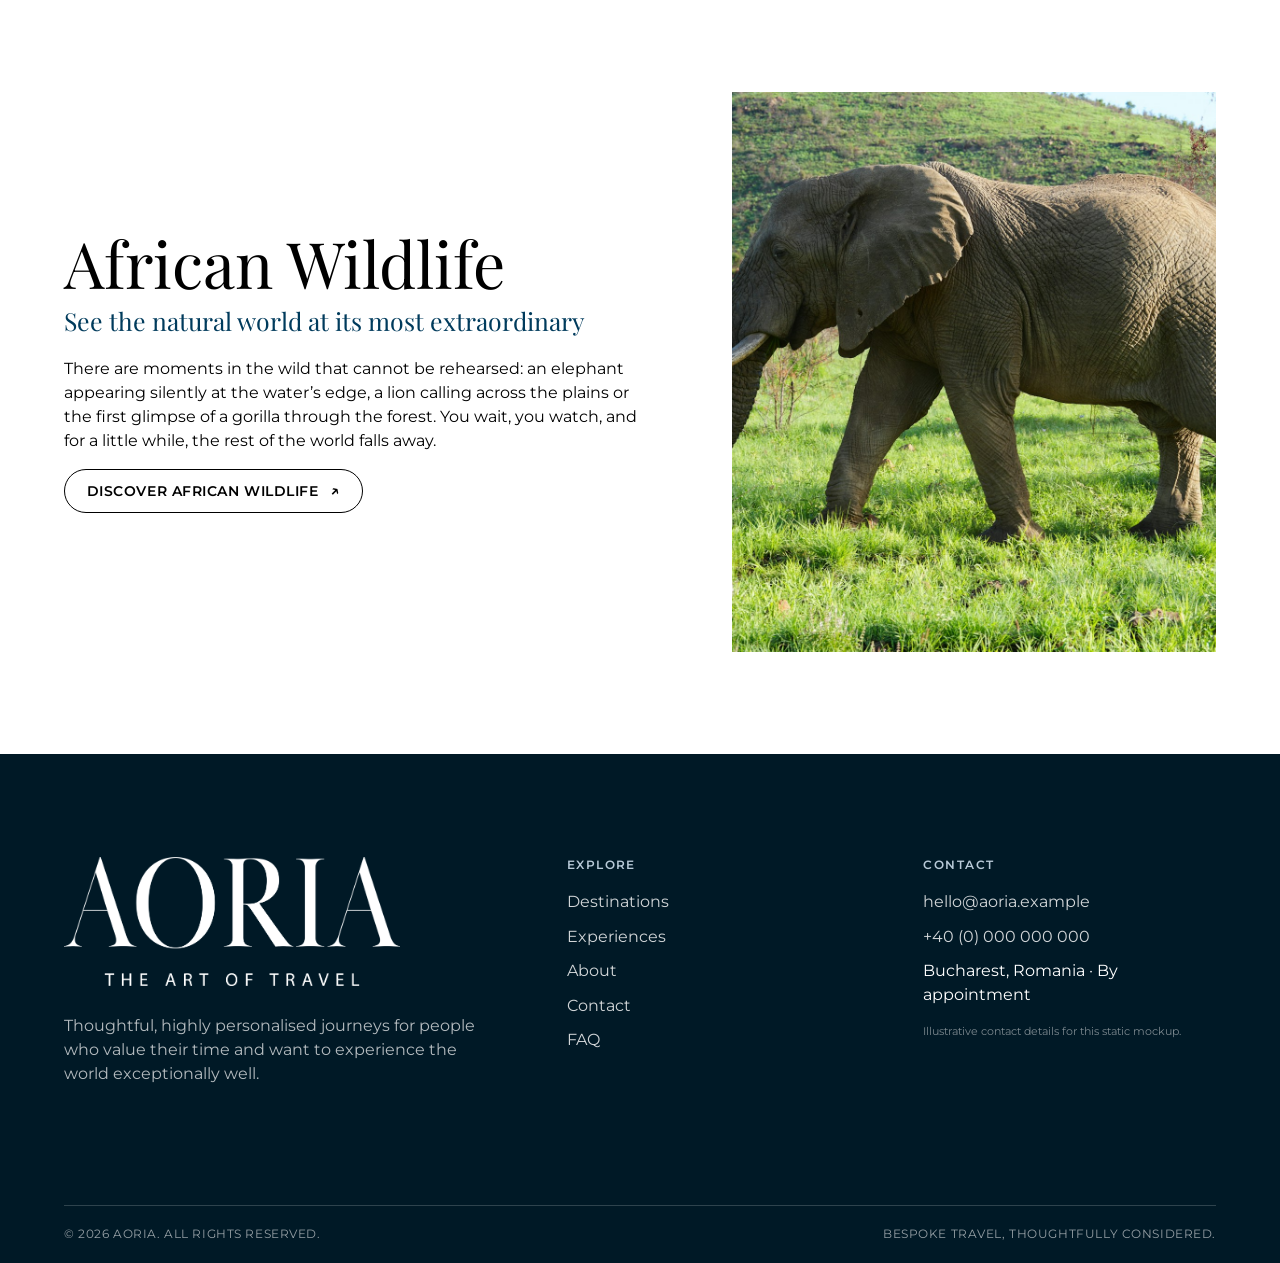
<file: destinations.html>
<!doctype html>
<html lang="en">
<head>
  <meta charset="utf-8">
  <meta name="viewport" content="width=device-width, initial-scale=1">
  <meta name="description" content="Explore Aoria's handpicked destinations, from Scandinavia and South East Asia to New Zealand and Africa.">
  <title>Our Destinations — Aoria</title>
  <link rel="icon" type="image/png" href="assets/brand/AORIA_icon.png">
  <link rel="stylesheet" href="styles.css">
  <script src="script.js" defer></script>
</head>
<body>
  <a class="skip-link" href="#main-content">Skip to content</a>
  <header class="site-header">
    <div class="site-header__inner">
      <a class="site-wordmark" href="index.html" aria-label="Aoria home"><img class="site-logo" src="assets/brand/AORIA_logo.png" alt="" width="3334" height="889"></a>
      <nav class="desktop-nav" aria-label="Primary navigation">
        <a href="destinations.html" aria-current="page">Destinations</a>
        <a href="experiences.html">Experiences</a>
        <a href="about.html">About</a>
        <a href="contact.html">Contact</a>
      </nav>
      <div class="site-actions">
        <a class="button button--navy" href="contact.html">Plan your trip</a>
        <div class="language-wrap">
          <button class="language-button" type="button" aria-expanded="false" aria-controls="language-note" data-language-toggle>EN</button>
          <p class="language-note" id="language-note" hidden>English is the only language represented in this static mockup.</p>
        </div>
        <button class="menu-button" type="button" aria-expanded="false" aria-controls="mobile-menu" aria-label="Open navigation" data-menu-toggle><span></span></button>
      </div>
    </div>
  </header>
  <aside class="mobile-menu" id="mobile-menu" aria-hidden="true" data-mobile-menu>
    <nav aria-label="Mobile navigation">
      <a href="destinations.html" aria-current="page">Destinations</a>
      <a href="experiences.html">Experiences</a>
      <a href="about.html">About</a>
      <a href="contact.html">Contact</a>
    </nav>
    <a class="button button--navy mobile-menu__action" href="contact.html">Plan your trip</a>
  </aside>

  <main id="main-content">
    <section class="page-hero" aria-labelledby="destinations-title">
      <div class="container page-hero__inner" data-reveal>
        <h1 class="display-title" id="destinations-title">Our destinations</h1>
        <p class="lead">Where will your next journey take you?</p>
        <p class="lead">From remote landscapes and vibrant cities to quiet islands far from the everyday, discover destinations chosen for their beauty, character and sense of possibility. Wherever you are drawn, we will create a journey that feels entirely your own.</p>
      </div>
    </section>

    <section class="section" aria-label="Destination collection">
      <div class="container listing-stack">
        <article class="listing-entry" data-reveal>
          <div class="listing-entry__media listing-entry__media--arch">
            <img src="assets/images/scandinavia-fjord.jpg" alt="A serene Scandinavian fjord beneath steep green mountains" loading="lazy">
          </div>
          <div class="listing-entry__copy">
            <h2>Scandinavia</h2>
            <p class="listing-entry__headline">Where wild landscapes meet quiet sophistication</p>
            <p>There is something wonderfully calming about Scandinavia. The air feels clearer, the light softer and the landscapes almost too beautiful to be real. Between remote fjords, colourful harbour towns and effortlessly elegant cities, every journey here feels both restorative and full of discovery.</p>
            <a class="button button--outline" href="destination-scandinavia.html">Discover Scandinavia</a>
          </div>
        </article>

        <article class="listing-entry" data-reveal>
          <div class="listing-entry__media">
            <img src="assets/images/southeast-asia-temple.jpg" alt="An ancient South East Asian temple reflected in calm water" loading="lazy">
          </div>
          <div class="listing-entry__copy">
            <h2>South East Asia</h2>
            <p class="listing-entry__headline">A world that awakens every sense</p>
            <p>South East Asia stays with you in fragments: the scent of lemongrass in a market, temple bells at dawn, lanterns glowing beside a river and the warmth of the sea at the end of the day. Every place has its own rhythm, yet the region shares an energy that makes you want to see, taste and experience more.</p>
            <a class="button button--outline" href="destination-south-east-asia.html">Discover South East Asia</a>
          </div>
        </article>

        <article class="listing-entry" data-reveal>
          <div class="listing-entry__media listing-entry__media--arch">
            <img src="assets/images/new-zealand-lake.jpg" alt="A clear New Zealand lake framed by snow-capped mountains" loading="lazy">
          </div>
          <div class="listing-entry__copy">
            <h2>New Zealand</h2>
            <p class="listing-entry__headline">Nature, on an extraordinary scale</p>
            <p>New Zealand has a way of making you feel small in the best possible sense. Mountains rise straight from the water, glaciers stretch towards rainforest and empty roads lead to places that seem untouched. It is a country made for looking up, breathing deeply and staying a little longer than planned.</p>
            <a class="button button--outline" href="destination-new-zealand.html">Discover New Zealand</a>
          </div>
        </article>

        <article class="listing-entry" data-reveal>
          <div class="listing-entry__media">
            <img src="assets/images/african-elephant.jpg" alt="A solitary elephant walking across African grassland" loading="lazy">
          </div>
          <div class="listing-entry__copy">
            <h2>African Wildlife</h2>
            <p class="listing-entry__headline">See the natural world at its most extraordinary</p>
            <p>There are moments in the wild that cannot be rehearsed: an elephant appearing silently at the water’s edge, a lion calling across the plains or the first glimpse of a gorilla through the forest. You wait, you watch, and for a little while, the rest of the world falls away.</p>
            <a class="button button--outline" href="destination-african-wildlife.html">Discover African Wildlife</a>
          </div>
        </article>
      </div>
    </section>

  </main>

  <footer class="site-footer">
    <div class="container site-footer__top">
      <div class="site-footer__brand">
        <img class="footer-brand-logo" src="assets/brand/AORIA_logo_tagline.png" alt="Aoria — The Art of Travel" width="3334" height="1285" loading="lazy">
        <p class="footer-statement">Thoughtful, highly personalised journeys for people who value their time and want to experience the world exceptionally well.</p>
      </div>
      <div>
        <h2 class="footer-heading">Explore</h2>
        <ul class="footer-list">
          <li><a href="destinations.html">Destinations</a></li>
          <li><a href="experiences.html">Experiences</a></li>
          <li><a href="about.html">About</a></li>
          <li><a href="contact.html">Contact</a></li>
          <li><a href="contact.html" data-mock-link data-mock-message="FAQ copy was not supplied in the brief. This placeholder does not open a separate FAQ page; please use Contact for assistance.">FAQ</a></li>
        </ul>
      </div>
      <div>
        <h2 class="footer-heading">Contact</h2>
        <ul class="footer-list">
          <li><a href="mailto:hello@aoria.example">hello@aoria.example</a></li>
          <li><a href="tel:+40000000000">+40 (0) 000 000 000</a></li>
          <li>Bucharest, Romania · By appointment</li>
        </ul>
        <small class="footer-mock-label">Illustrative contact details for this static mockup.</small>
      </div>
    </div>
    <div class="container site-footer__bottom">
      <span>© <span data-year>2026</span> Aoria. All rights reserved.</span>
      <span>Bespoke travel, thoughtfully considered.</span>
    </div>
  </footer>
  <div class="mock-toast" role="status" aria-live="polite" data-mock-toast hidden></div>
</body>
</html>
</file>
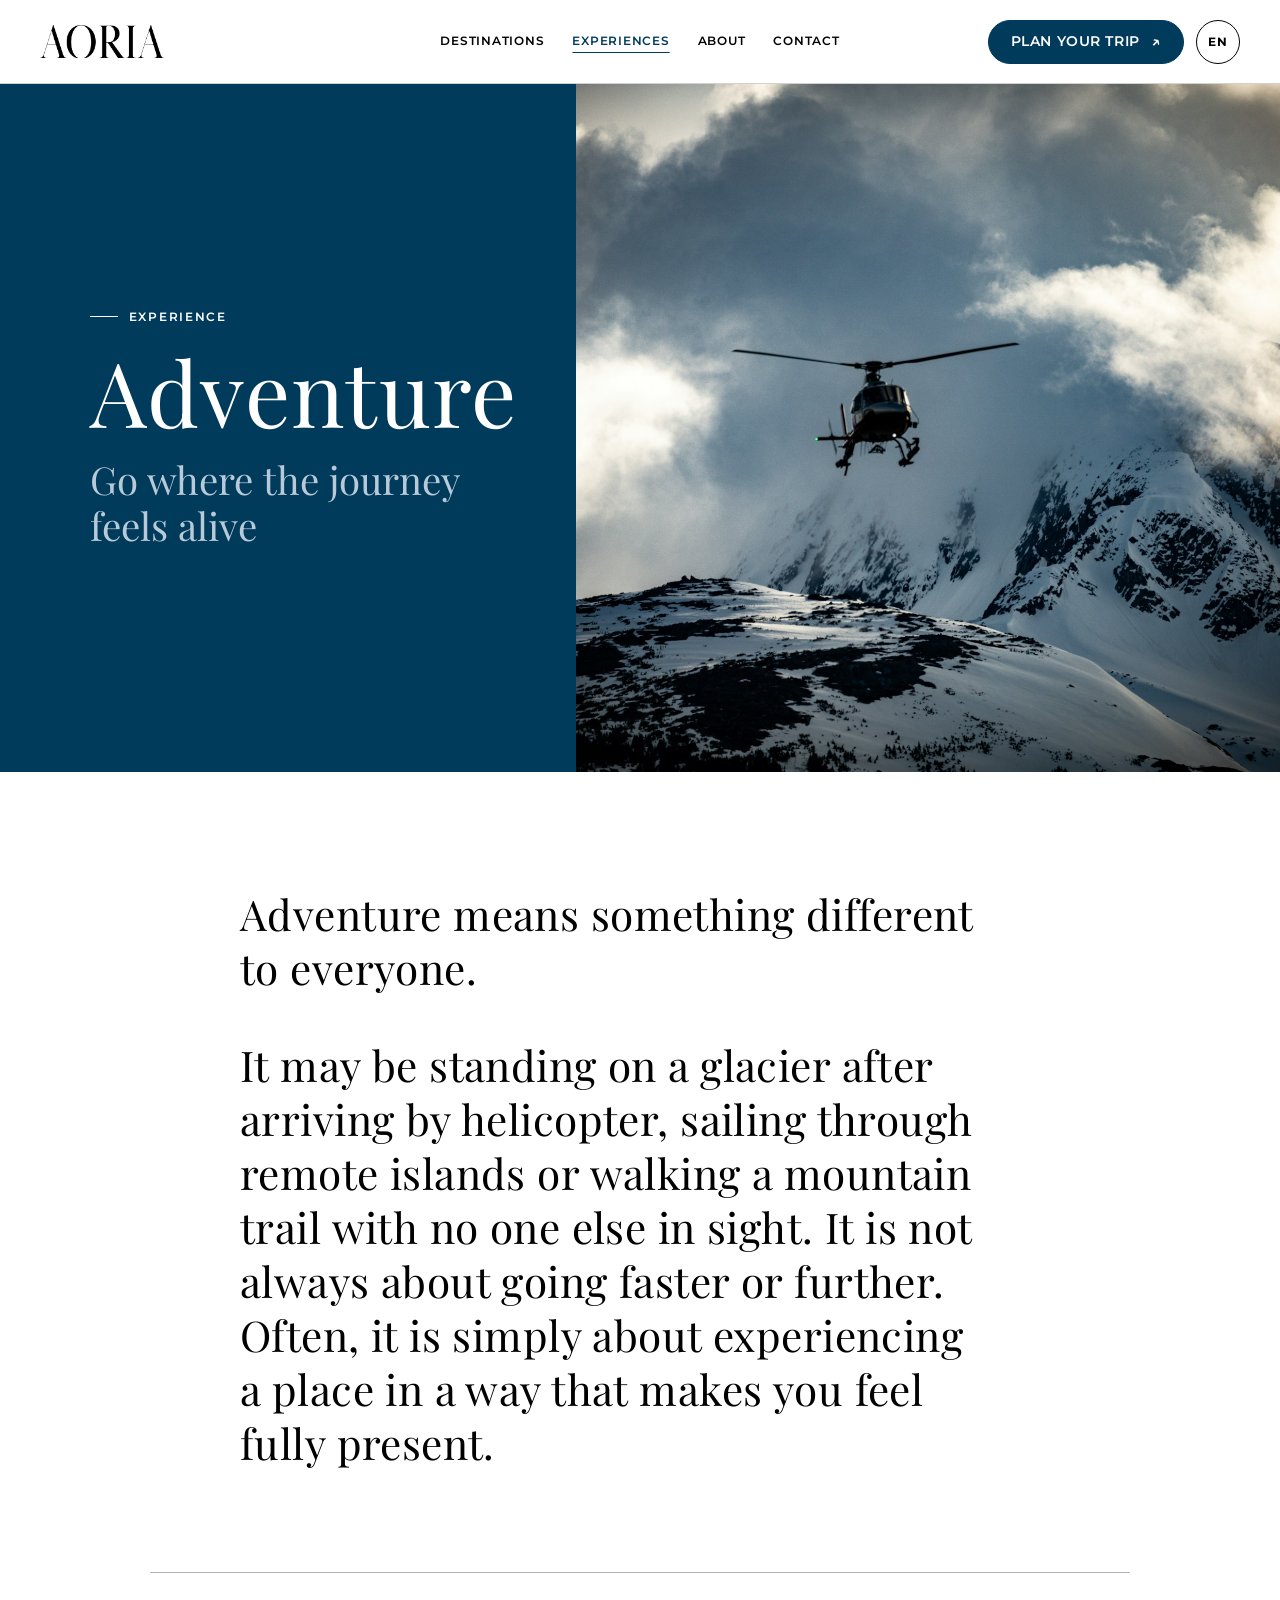
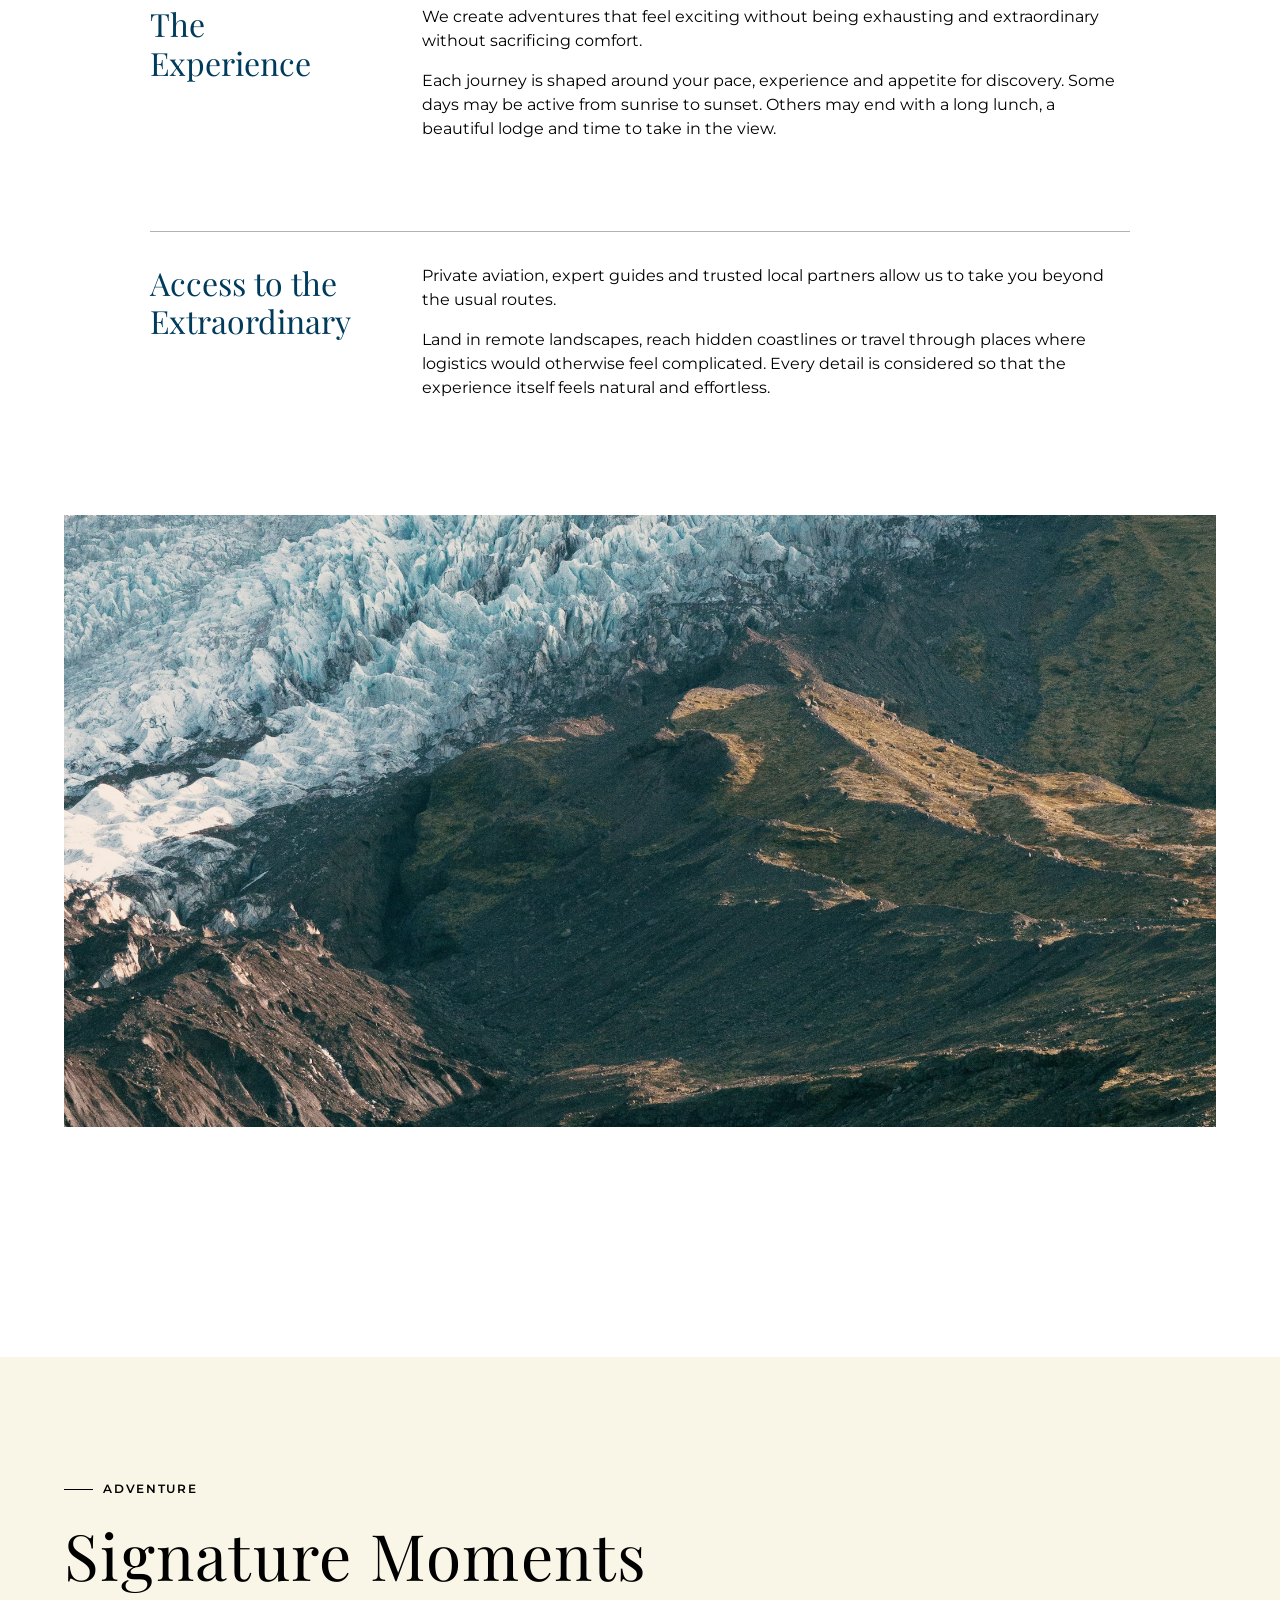
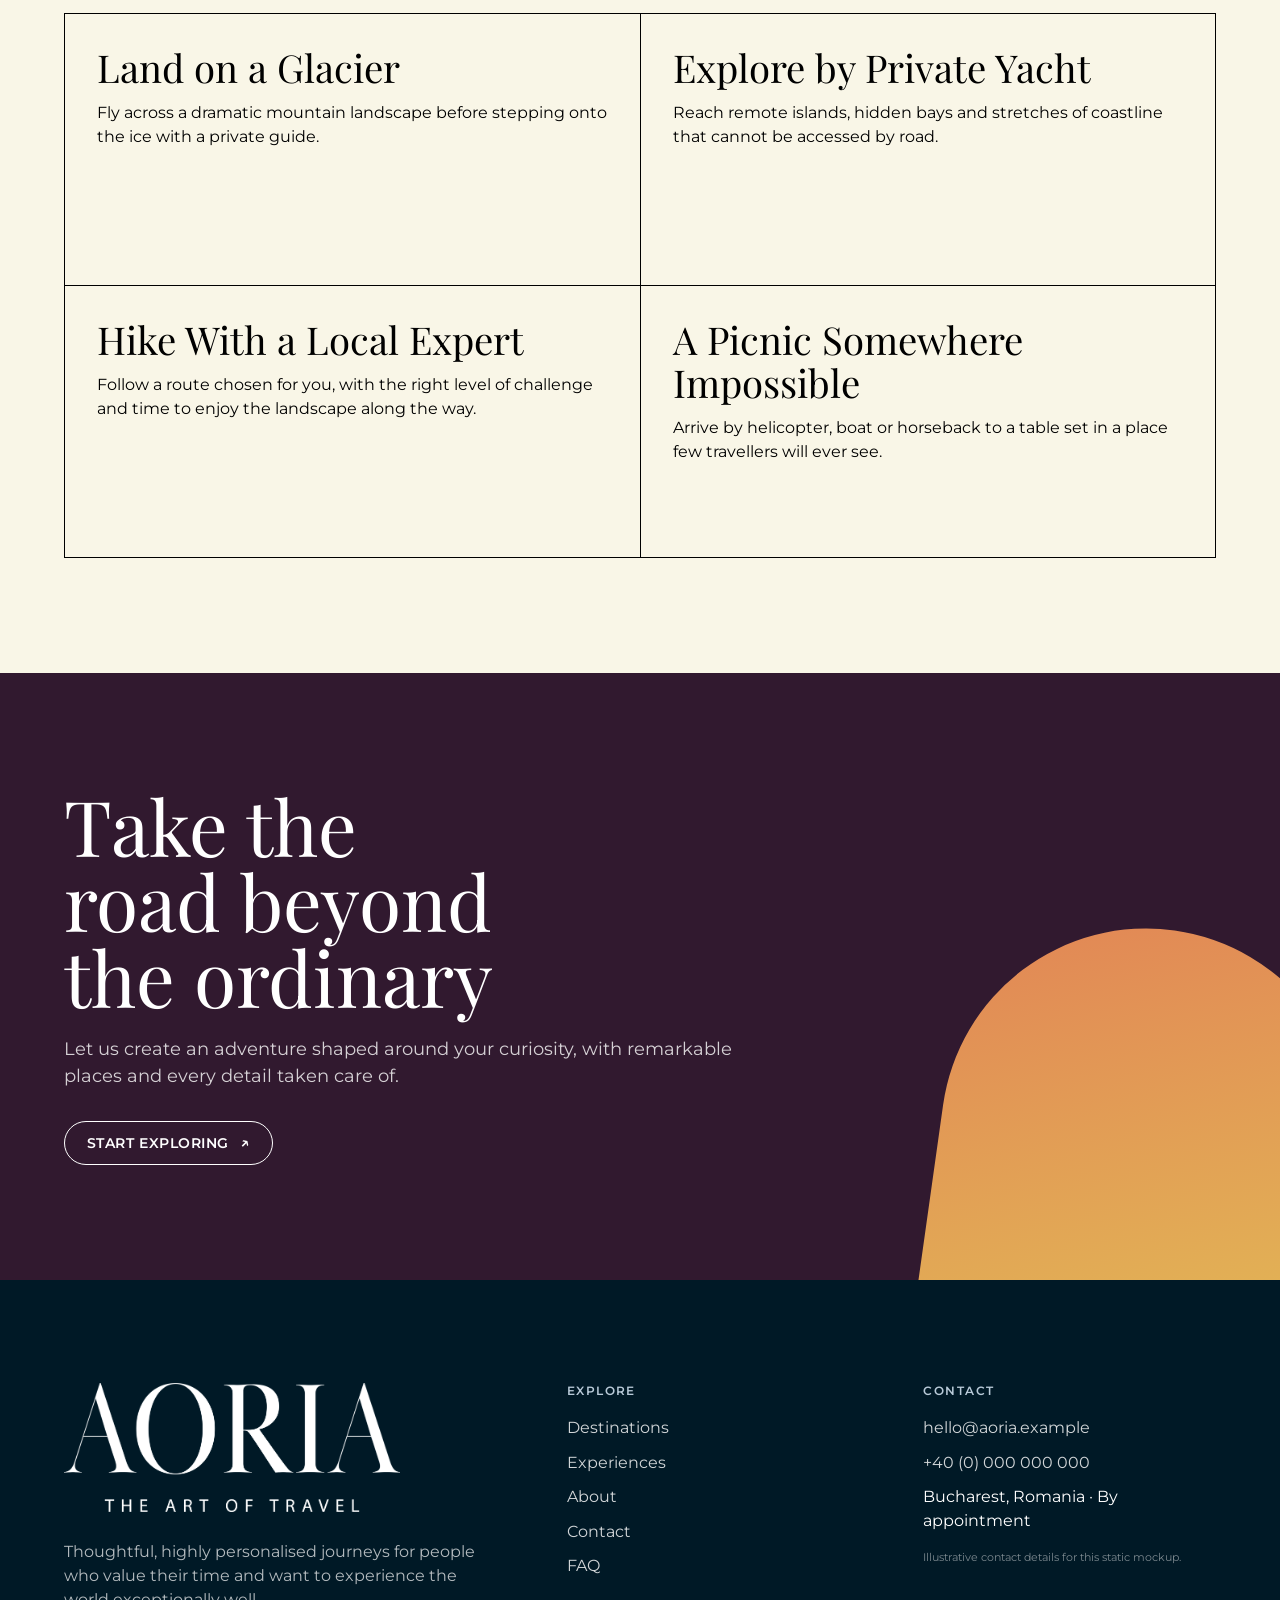
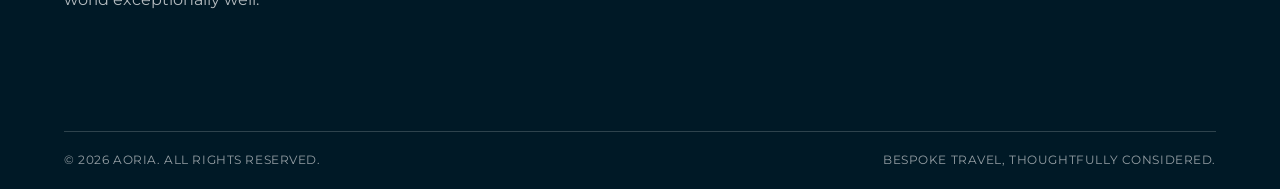
<file: experience-adventure.html>
<!doctype html>
<html lang="en">
<head>
  <meta charset="utf-8">
  <meta name="viewport" content="width=device-width, initial-scale=1">
  <meta name="description" content="Remarkable landscapes, private access and adventures designed around your pace and curiosity.">
  <title>Adventure — Aoria Experiences</title>
  <link rel="icon" type="image/png" href="assets/brand/AORIA_icon.png">
  <link rel="stylesheet" href="styles.css">
  <script src="script.js" defer></script>
</head>
<body>
  <a class="skip-link" href="#main-content">Skip to content</a>
  <header class="site-header">
    <div class="site-header__inner">
      <a class="site-wordmark" href="index.html" aria-label="Aoria home"><img class="site-logo" src="assets/brand/AORIA_logo.png" alt="" width="3334" height="889"></a>
      <nav class="desktop-nav" aria-label="Primary navigation">
        <a href="destinations.html">Destinations</a>
        <a href="experiences.html" aria-current="page">Experiences</a>
        <a href="about.html">About</a>
        <a href="contact.html">Contact</a>
      </nav>
      <div class="site-actions">
        <a class="button button--navy" href="contact.html">Plan your trip</a>
        <div class="language-wrap">
          <button class="language-button" type="button" aria-expanded="false" aria-controls="language-note" data-language-toggle>EN</button>
          <p class="language-note" id="language-note" hidden>English is the only language represented in this static mockup.</p>
        </div>
        <button class="menu-button" type="button" aria-expanded="false" aria-controls="mobile-menu" aria-label="Open navigation" data-menu-toggle><span></span></button>
      </div>
    </div>
  </header>
  <aside class="mobile-menu" id="mobile-menu" aria-hidden="true" data-mobile-menu>
    <nav aria-label="Mobile navigation">
      <a href="destinations.html">Destinations</a>
      <a href="experiences.html" aria-current="page">Experiences</a>
      <a href="about.html">About</a>
      <a href="contact.html">Contact</a>
    </nav>
    <a class="button button--navy mobile-menu__action" href="contact.html">Plan your trip</a>
  </aside>

  <main id="main-content">
    <section class="detail-hero" aria-labelledby="adventure-title">
      <div class="detail-hero__copy" data-reveal>
        <p class="eyebrow">Experience</p>
        <h1 class="display-title" id="adventure-title">Adventure</h1>
        <p class="detail-hero__headline">Go where the journey feels alive</p>
      </div>
      <div class="detail-hero__media">
        <img src="assets/images/adventure-helicopter.jpg" alt="A helicopter flying above snow-covered mountains beneath dramatic clouds">
      </div>
    </section>

    <article class="editorial-body">
      <div class="editorial-body__intro content-container" data-reveal>
        <p>Adventure means something different to everyone.</p>
        <p>It may be standing on a glacier after arriving by helicopter, sailing through remote islands or walking a mountain trail with no one else in sight. It is not always about going faster or further. Often, it is simply about experiencing a place in a way that makes you feel fully present.</p>
      </div>
      <div class="editorial-sections">
        <section class="editorial-section" aria-labelledby="adventure-experience-title" data-reveal>
          <h2 class="editorial-section__title" id="adventure-experience-title">The Experience</h2>
          <div class="editorial-section__content">
            <p>We create adventures that feel exciting without being exhausting and extraordinary without sacrificing comfort.</p>
            <p>Each journey is shaped around your pace, experience and appetite for discovery. Some days may be active from sunrise to sunset. Others may end with a long lunch, a beautiful lodge and time to take in the view.</p>
          </div>
        </section>
        <section class="editorial-section" aria-labelledby="adventure-access-title" data-reveal>
          <h2 class="editorial-section__title" id="adventure-access-title">Access to the Extraordinary</h2>
          <div class="editorial-section__content">
            <p>Private aviation, expert guides and trusted local partners allow us to take you beyond the usual routes.</p>
            <p>Land in remote landscapes, reach hidden coastlines or travel through places where logistics would otherwise feel complicated. Every detail is considered so that the experience itself feels natural and effortless.</p>
          </div>
        </section>
      </div>
      <div class="photo-break" data-reveal>
        <figure>
          <img src="assets/images/adventure-glacier.jpg" alt="A group of hikers approaching a vast glacier" loading="lazy">
        </figure>
      </div>
    </article>

    <section class="signature-section" aria-labelledby="adventure-moments-title">
      <div class="container">
        <p class="section-label">Adventure</p>
        <h2 class="section-title" id="adventure-moments-title">Signature Moments</h2>
        <div class="signature-grid">
          <article class="signature-card" data-reveal><h3>Land on a Glacier</h3><p>Fly across a dramatic mountain landscape before stepping onto the ice with a private guide.</p></article>
          <article class="signature-card" data-reveal><h3>Explore by Private Yacht</h3><p>Reach remote islands, hidden bays and stretches of coastline that cannot be accessed by road.</p></article>
          <article class="signature-card" data-reveal><h3>Hike With a Local Expert</h3><p>Follow a route chosen for you, with the right level of challenge and time to enjoy the landscape along the way.</p></article>
          <article class="signature-card" data-reveal><h3>A Picnic Somewhere Impossible</h3><p>Arrive by helicopter, boat or horseback to a table set in a place few travellers will ever see.</p></article>
        </div>
      </div>
    </section>

    <section class="closing-cta" aria-labelledby="adventure-cta-title">
      <div class="container closing-cta__inner" data-reveal>
        <h2 id="adventure-cta-title">Take the road beyond the ordinary</h2>
        <p>Let us create an adventure shaped around your curiosity, with remarkable places and every detail taken care of.</p>
        <a class="button button--light" href="contact.html">Start Exploring</a>
      </div>
    </section>
  </main>

  <footer class="site-footer">
    <div class="container site-footer__top">
      <div class="site-footer__brand">
        <img class="footer-brand-logo" src="assets/brand/AORIA_logo_tagline.png" alt="Aoria — The Art of Travel" width="3334" height="1285" loading="lazy">
        <p class="footer-statement">Thoughtful, highly personalised journeys for people who value their time and want to experience the world exceptionally well.</p>
      </div>
      <div>
        <h2 class="footer-heading">Explore</h2>
        <ul class="footer-list">
          <li><a href="destinations.html">Destinations</a></li>
          <li><a href="experiences.html">Experiences</a></li>
          <li><a href="about.html">About</a></li>
          <li><a href="contact.html">Contact</a></li>
          <li><a href="contact.html" data-mock-link data-mock-message="FAQ copy was not supplied in the brief. This placeholder does not open a separate FAQ page; please use Contact for assistance.">FAQ</a></li>
        </ul>
      </div>
      <div>
        <h2 class="footer-heading">Contact</h2>
        <ul class="footer-list">
          <li><a href="mailto:hello@aoria.example">hello@aoria.example</a></li>
          <li><a href="tel:+40000000000">+40 (0) 000 000 000</a></li>
          <li>Bucharest, Romania · By appointment</li>
        </ul>
        <small class="footer-mock-label">Illustrative contact details for this static mockup.</small>
      </div>
    </div>
    <div class="container site-footer__bottom">
      <span>© <span data-year>2026</span> Aoria. All rights reserved.</span>
      <span>Bespoke travel, thoughtfully considered.</span>
    </div>
  </footer>
  <div class="mock-toast" role="status" aria-live="polite" data-mock-toast hidden></div>
</body>
</html>
</file>
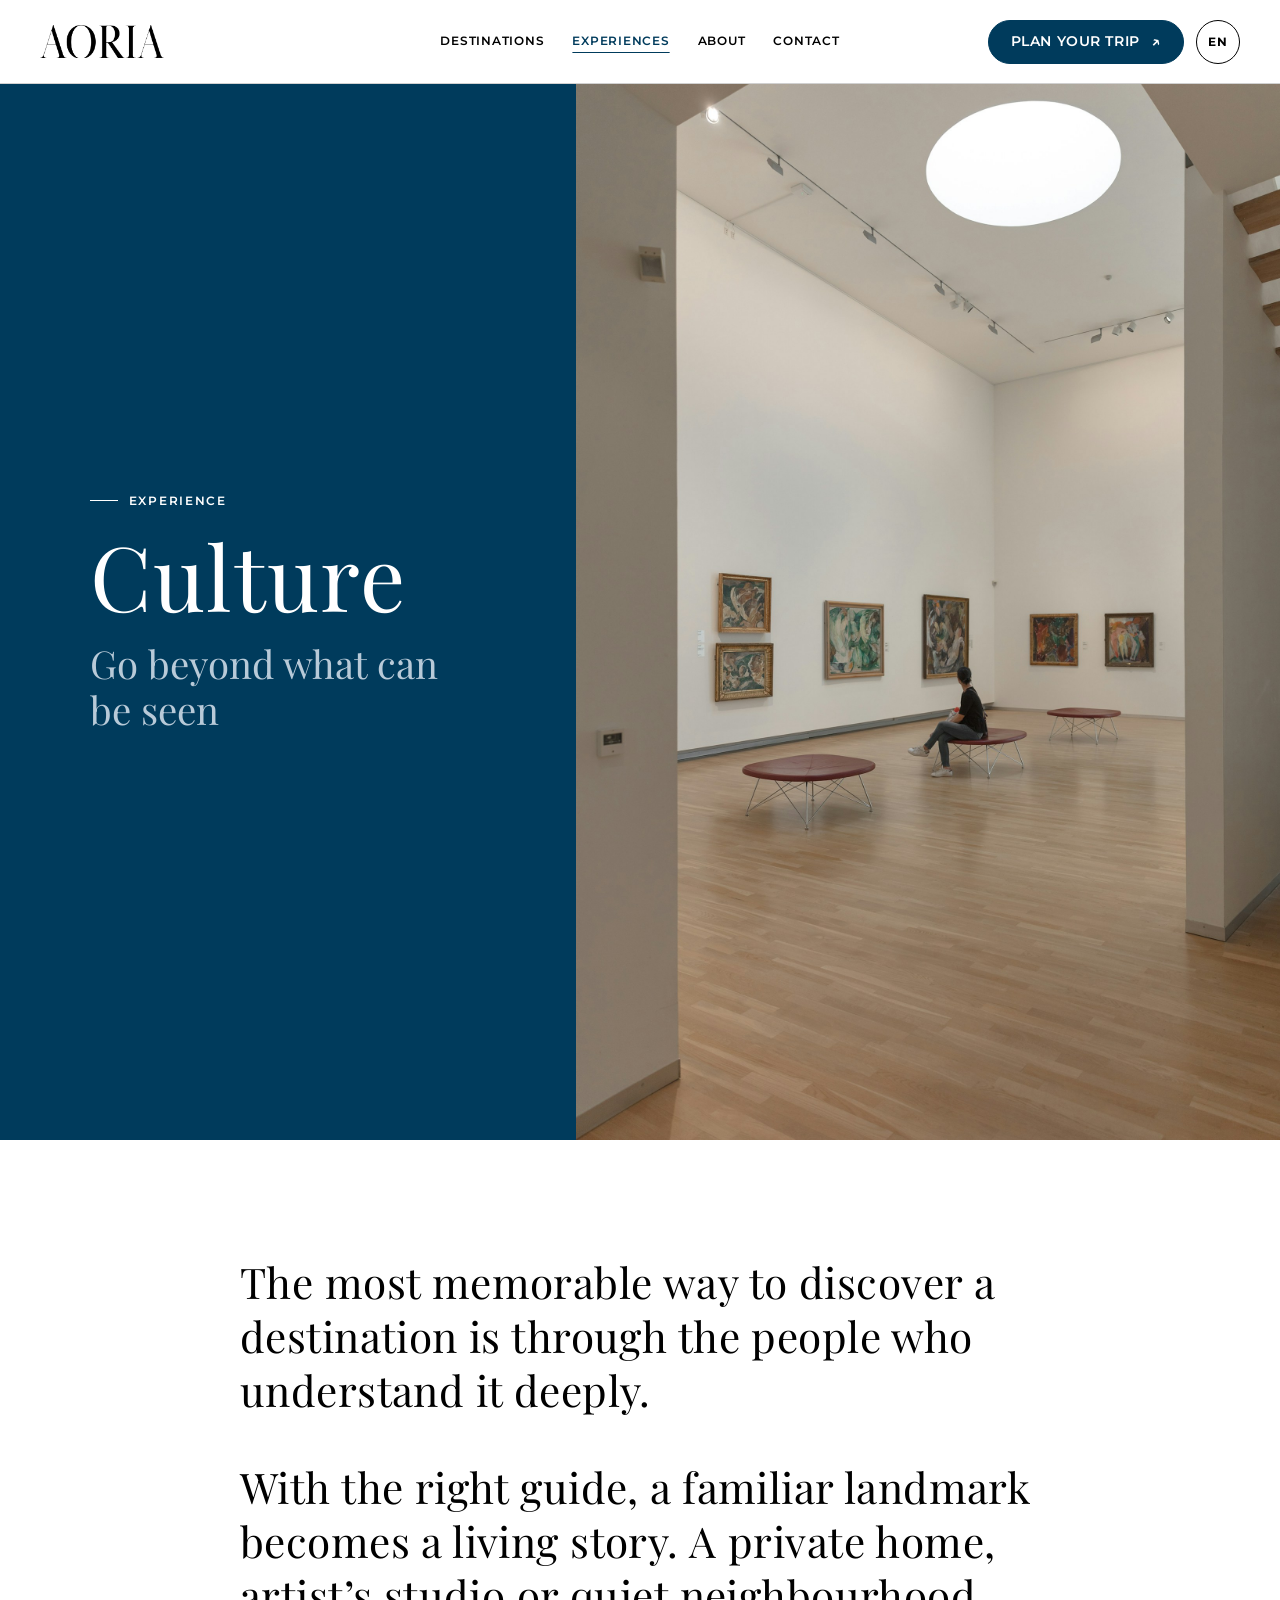
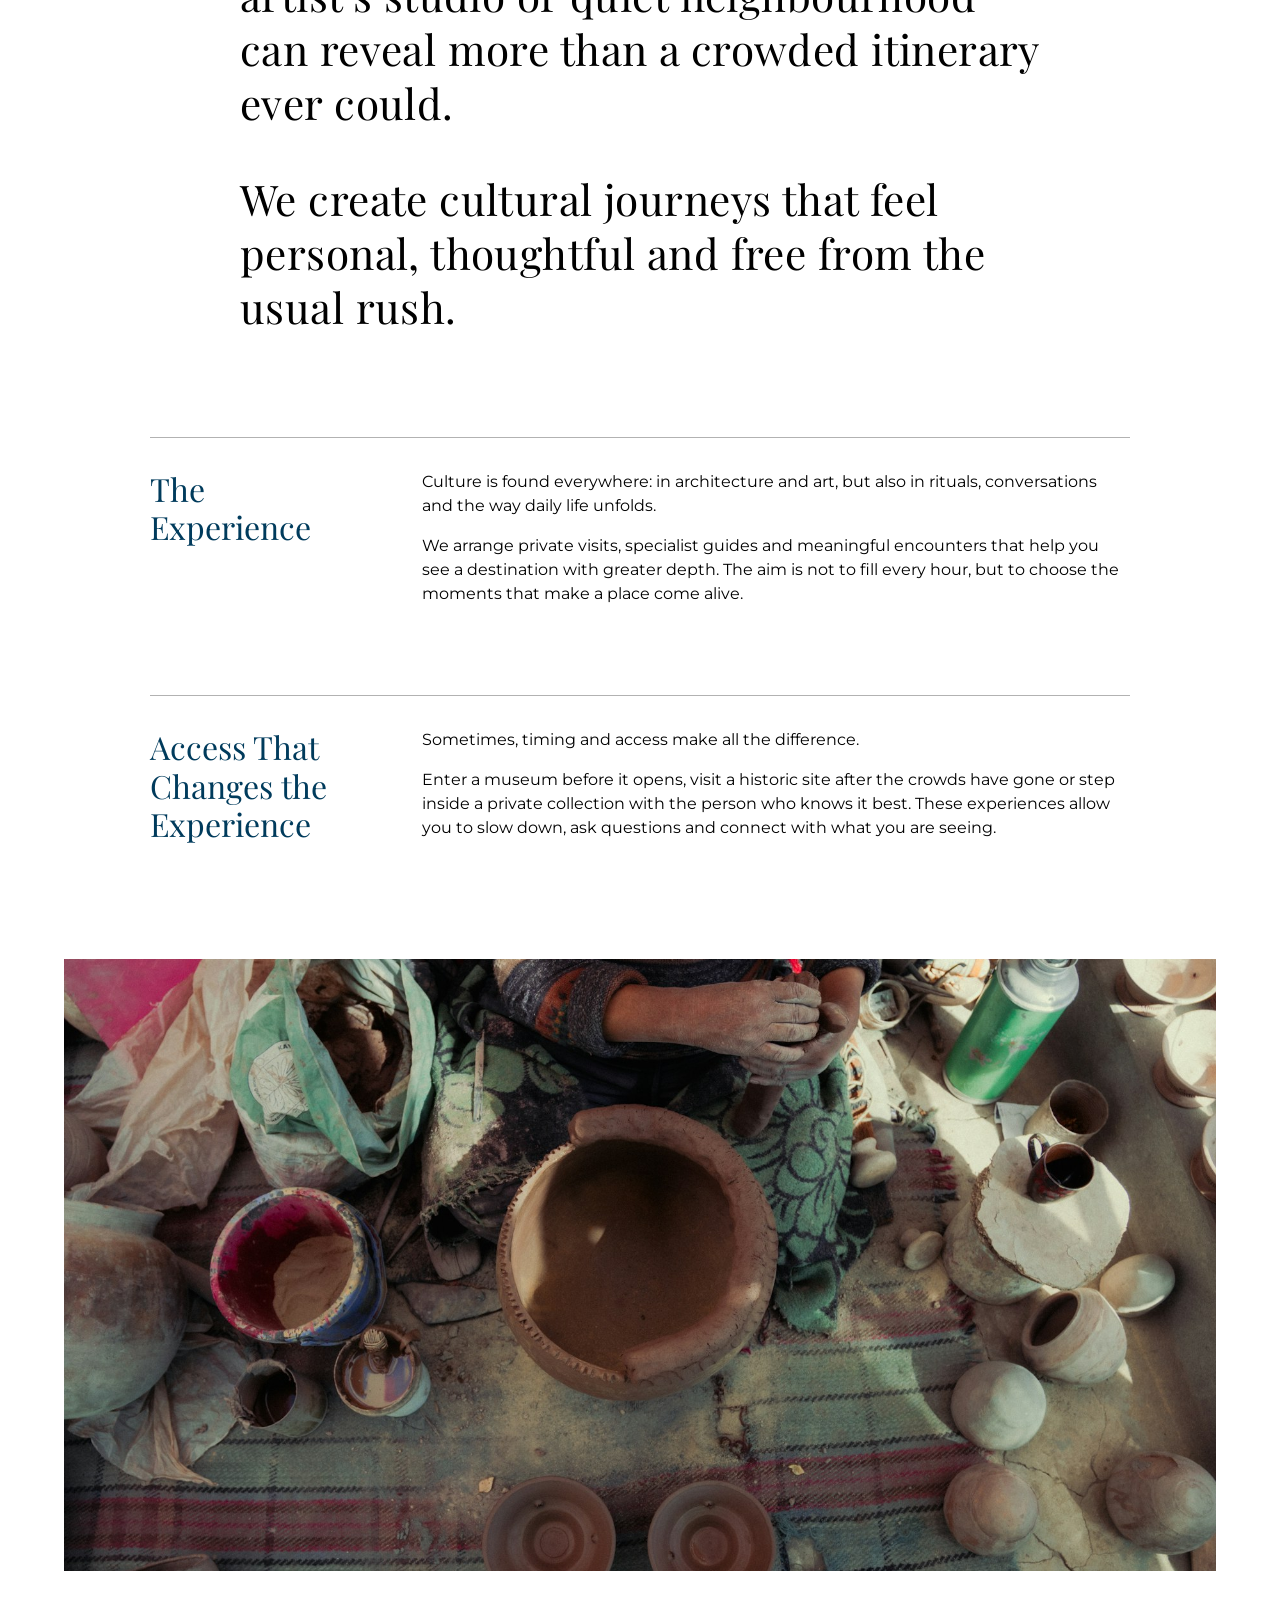
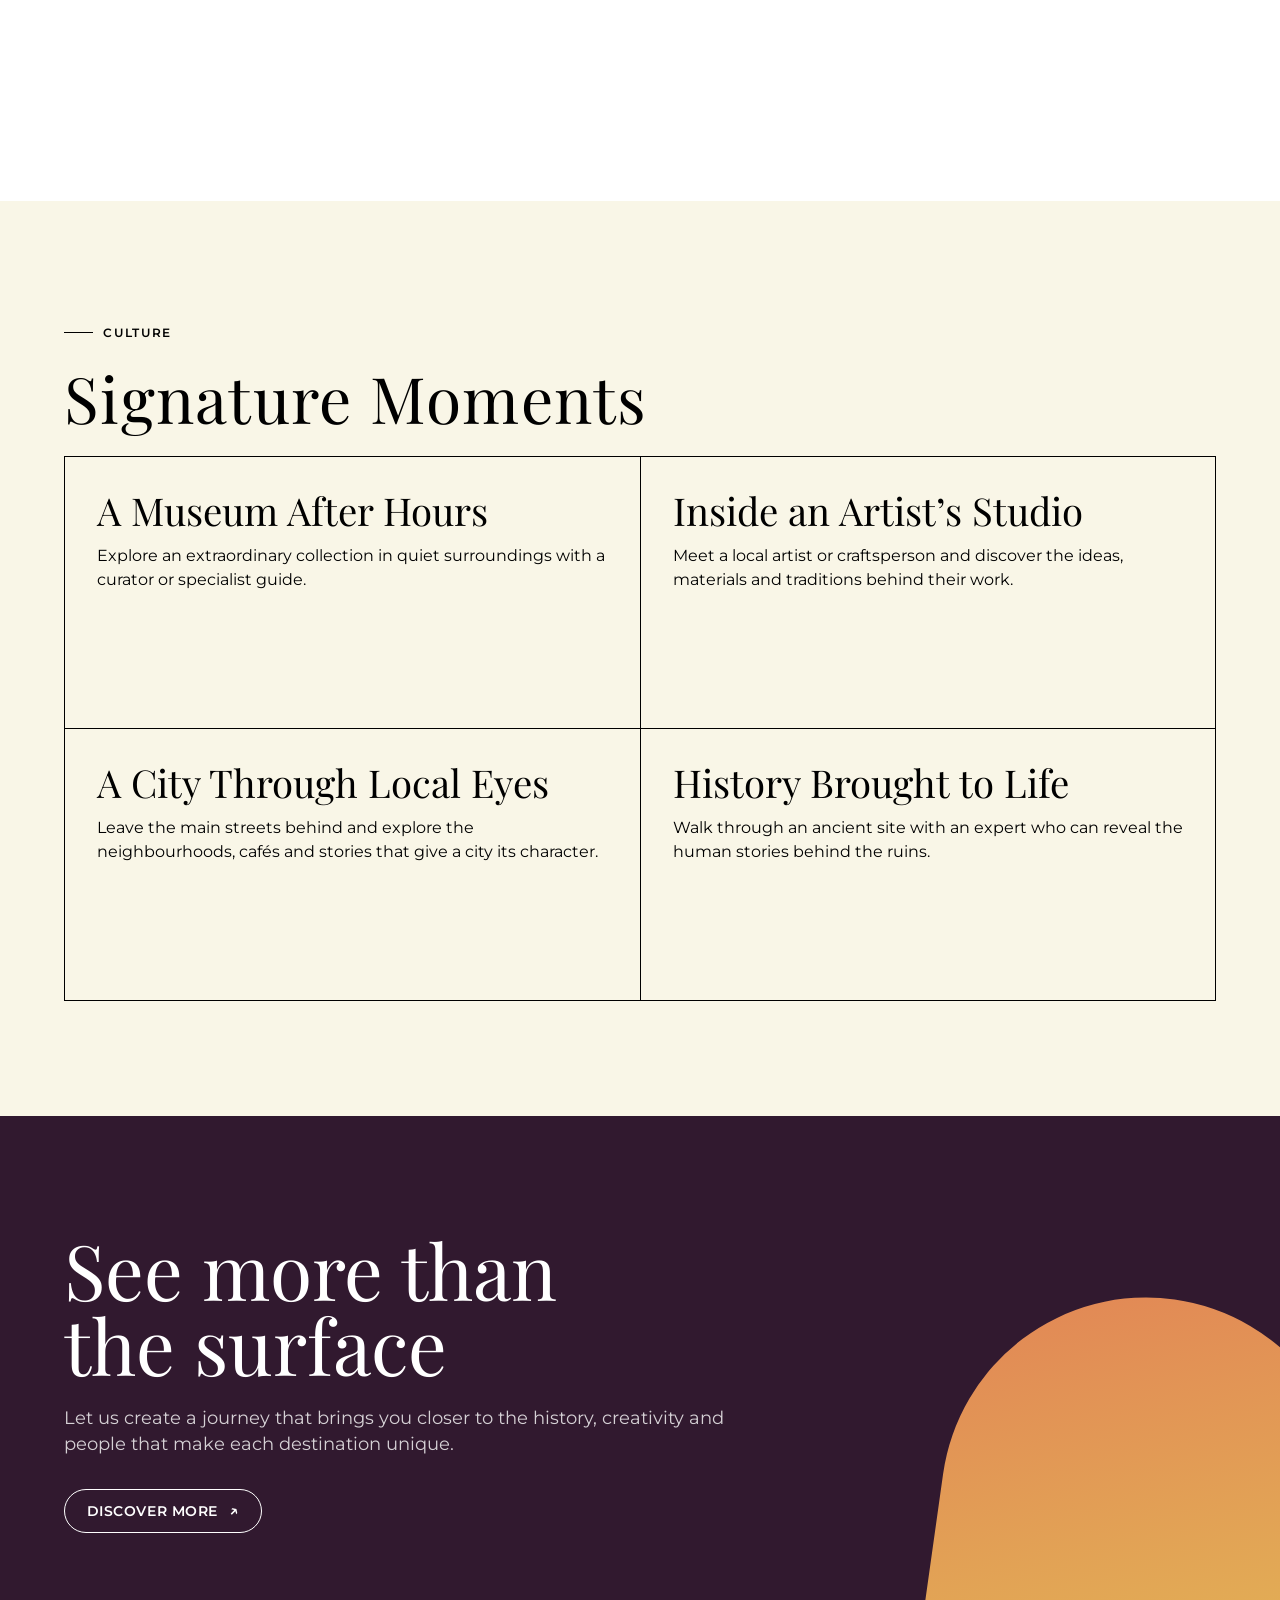
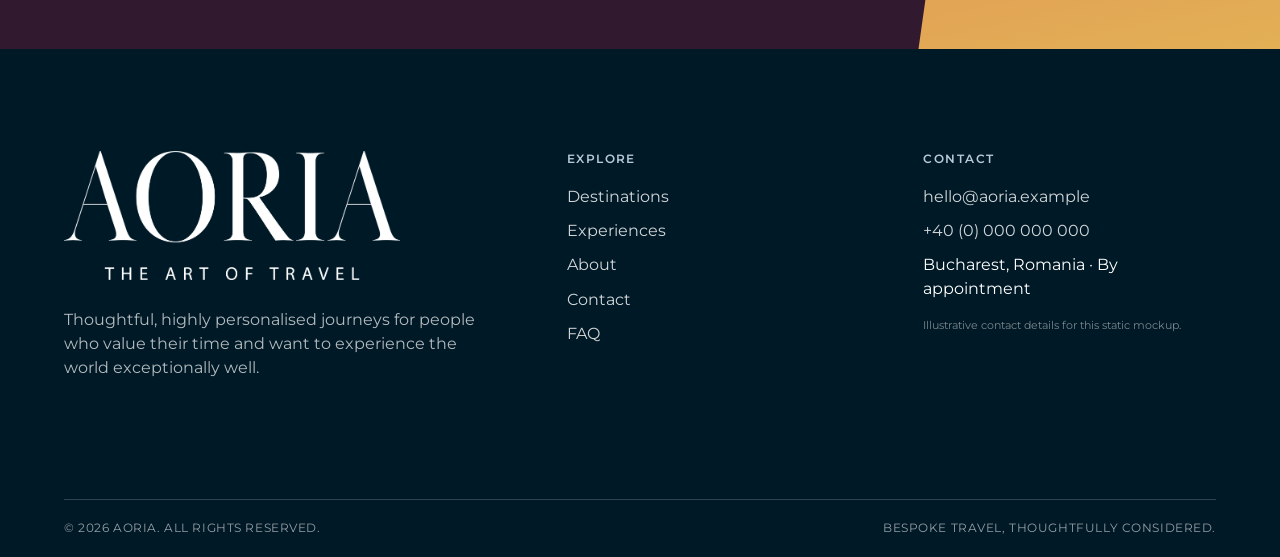
<file: experience-culture.html>
<!doctype html>
<html lang="en">
<head>
  <meta charset="utf-8">
  <meta name="viewport" content="width=device-width, initial-scale=1">
  <meta name="description" content="Private access, local insight and thoughtful cultural journeys that reveal a place with greater depth.">
  <title>Culture — Aoria Experiences</title>
  <link rel="icon" type="image/png" href="assets/brand/AORIA_icon.png">
  <link rel="stylesheet" href="styles.css">
  <script src="script.js" defer></script>
</head>
<body>
  <a class="skip-link" href="#main-content">Skip to content</a>
  <header class="site-header">
    <div class="site-header__inner">
      <a class="site-wordmark" href="index.html" aria-label="Aoria home"><img class="site-logo" src="assets/brand/AORIA_logo.png" alt="" width="3334" height="889"></a>
      <nav class="desktop-nav" aria-label="Primary navigation">
        <a href="destinations.html">Destinations</a>
        <a href="experiences.html" aria-current="page">Experiences</a>
        <a href="about.html">About</a>
        <a href="contact.html">Contact</a>
      </nav>
      <div class="site-actions">
        <a class="button button--navy" href="contact.html">Plan your trip</a>
        <div class="language-wrap">
          <button class="language-button" type="button" aria-expanded="false" aria-controls="language-note" data-language-toggle>EN</button>
          <p class="language-note" id="language-note" hidden>English is the only language represented in this static mockup.</p>
        </div>
        <button class="menu-button" type="button" aria-expanded="false" aria-controls="mobile-menu" aria-label="Open navigation" data-menu-toggle><span></span></button>
      </div>
    </div>
  </header>
  <aside class="mobile-menu" id="mobile-menu" aria-hidden="true" data-mobile-menu>
    <nav aria-label="Mobile navigation">
      <a href="destinations.html">Destinations</a>
      <a href="experiences.html" aria-current="page">Experiences</a>
      <a href="about.html">About</a>
      <a href="contact.html">Contact</a>
    </nav>
    <a class="button button--navy mobile-menu__action" href="contact.html">Plan your trip</a>
  </aside>

  <main id="main-content">
    <section class="detail-hero" aria-labelledby="culture-title">
      <div class="detail-hero__copy" data-reveal>
        <p class="eyebrow">Experience</p>
        <h1 class="display-title" id="culture-title">Culture</h1>
        <p class="detail-hero__headline">Go beyond what can be seen</p>
      </div>
      <div class="detail-hero__media">
        <img src="assets/images/culture-museum.jpg" alt="A seated visitor looking at paintings in a quiet modern museum gallery">
      </div>
    </section>

    <article class="editorial-body">
      <div class="editorial-body__intro content-container" data-reveal>
        <p>The most memorable way to discover a destination is through the people who understand it deeply.</p>
        <p>With the right guide, a familiar landmark becomes a living story. A private home, artist’s studio or quiet neighbourhood can reveal more than a crowded itinerary ever could.</p>
        <p>We create cultural journeys that feel personal, thoughtful and free from the usual rush.</p>
      </div>
      <div class="editorial-sections">
        <section class="editorial-section" aria-labelledby="culture-experience-title" data-reveal>
          <h2 class="editorial-section__title" id="culture-experience-title">The Experience</h2>
          <div class="editorial-section__content">
            <p>Culture is found everywhere: in architecture and art, but also in rituals, conversations and the way daily life unfolds.</p>
            <p>We arrange private visits, specialist guides and meaningful encounters that help you see a destination with greater depth. The aim is not to fill every hour, but to choose the moments that make a place come alive.</p>
          </div>
        </section>
        <section class="editorial-section" aria-labelledby="culture-access-title" data-reveal>
          <h2 class="editorial-section__title" id="culture-access-title">Access That Changes the Experience</h2>
          <div class="editorial-section__content">
            <p>Sometimes, timing and access make all the difference.</p>
            <p>Enter a museum before it opens, visit a historic site after the crowds have gone or step inside a private collection with the person who knows it best. These experiences allow you to slow down, ask questions and connect with what you are seeing.</p>
          </div>
        </section>
      </div>
      <div class="photo-break" data-reveal>
        <figure>
          <img src="assets/images/culture-potter.jpg" alt="Hands shaping a large clay vessel among handmade pots" loading="lazy">
        </figure>
      </div>
    </article>

    <section class="signature-section" aria-labelledby="culture-moments-title">
      <div class="container">
        <p class="section-label">Culture</p>
        <h2 class="section-title" id="culture-moments-title">Signature Moments</h2>
        <div class="signature-grid">
          <article class="signature-card" data-reveal><h3>A Museum After Hours</h3><p>Explore an extraordinary collection in quiet surroundings with a curator or specialist guide.</p></article>
          <article class="signature-card" data-reveal><h3>Inside an Artist’s Studio</h3><p>Meet a local artist or craftsperson and discover the ideas, materials and traditions behind their work.</p></article>
          <article class="signature-card" data-reveal><h3>A City Through Local Eyes</h3><p>Leave the main streets behind and explore the neighbourhoods, cafés and stories that give a city its character.</p></article>
          <article class="signature-card" data-reveal><h3>History Brought to Life</h3><p>Walk through an ancient site with an expert who can reveal the human stories behind the ruins.</p></article>
        </div>
      </div>
    </section>

    <section class="closing-cta" aria-labelledby="culture-cta-title">
      <div class="container closing-cta__inner" data-reveal>
        <h2 id="culture-cta-title">See more than the surface</h2>
        <p>Let us create a journey that brings you closer to the history, creativity and people that make each destination unique.</p>
        <a class="button button--light" href="contact.html">Discover More</a>
      </div>
    </section>
  </main>

  <footer class="site-footer">
    <div class="container site-footer__top">
      <div class="site-footer__brand">
        <img class="footer-brand-logo" src="assets/brand/AORIA_logo_tagline.png" alt="Aoria — The Art of Travel" width="3334" height="1285" loading="lazy">
        <p class="footer-statement">Thoughtful, highly personalised journeys for people who value their time and want to experience the world exceptionally well.</p>
      </div>
      <div>
        <h2 class="footer-heading">Explore</h2>
        <ul class="footer-list">
          <li><a href="destinations.html">Destinations</a></li>
          <li><a href="experiences.html">Experiences</a></li>
          <li><a href="about.html">About</a></li>
          <li><a href="contact.html">Contact</a></li>
          <li><a href="contact.html" data-mock-link data-mock-message="FAQ copy was not supplied in the brief. This placeholder does not open a separate FAQ page; please use Contact for assistance.">FAQ</a></li>
        </ul>
      </div>
      <div>
        <h2 class="footer-heading">Contact</h2>
        <ul class="footer-list">
          <li><a href="mailto:hello@aoria.example">hello@aoria.example</a></li>
          <li><a href="tel:+40000000000">+40 (0) 000 000 000</a></li>
          <li>Bucharest, Romania · By appointment</li>
        </ul>
        <small class="footer-mock-label">Illustrative contact details for this static mockup.</small>
      </div>
    </div>
    <div class="container site-footer__bottom">
      <span>© <span data-year>2026</span> Aoria. All rights reserved.</span>
      <span>Bespoke travel, thoughtfully considered.</span>
    </div>
  </footer>
  <div class="mock-toast" role="status" aria-live="polite" data-mock-toast hidden></div>
</body>
</html>
</file>
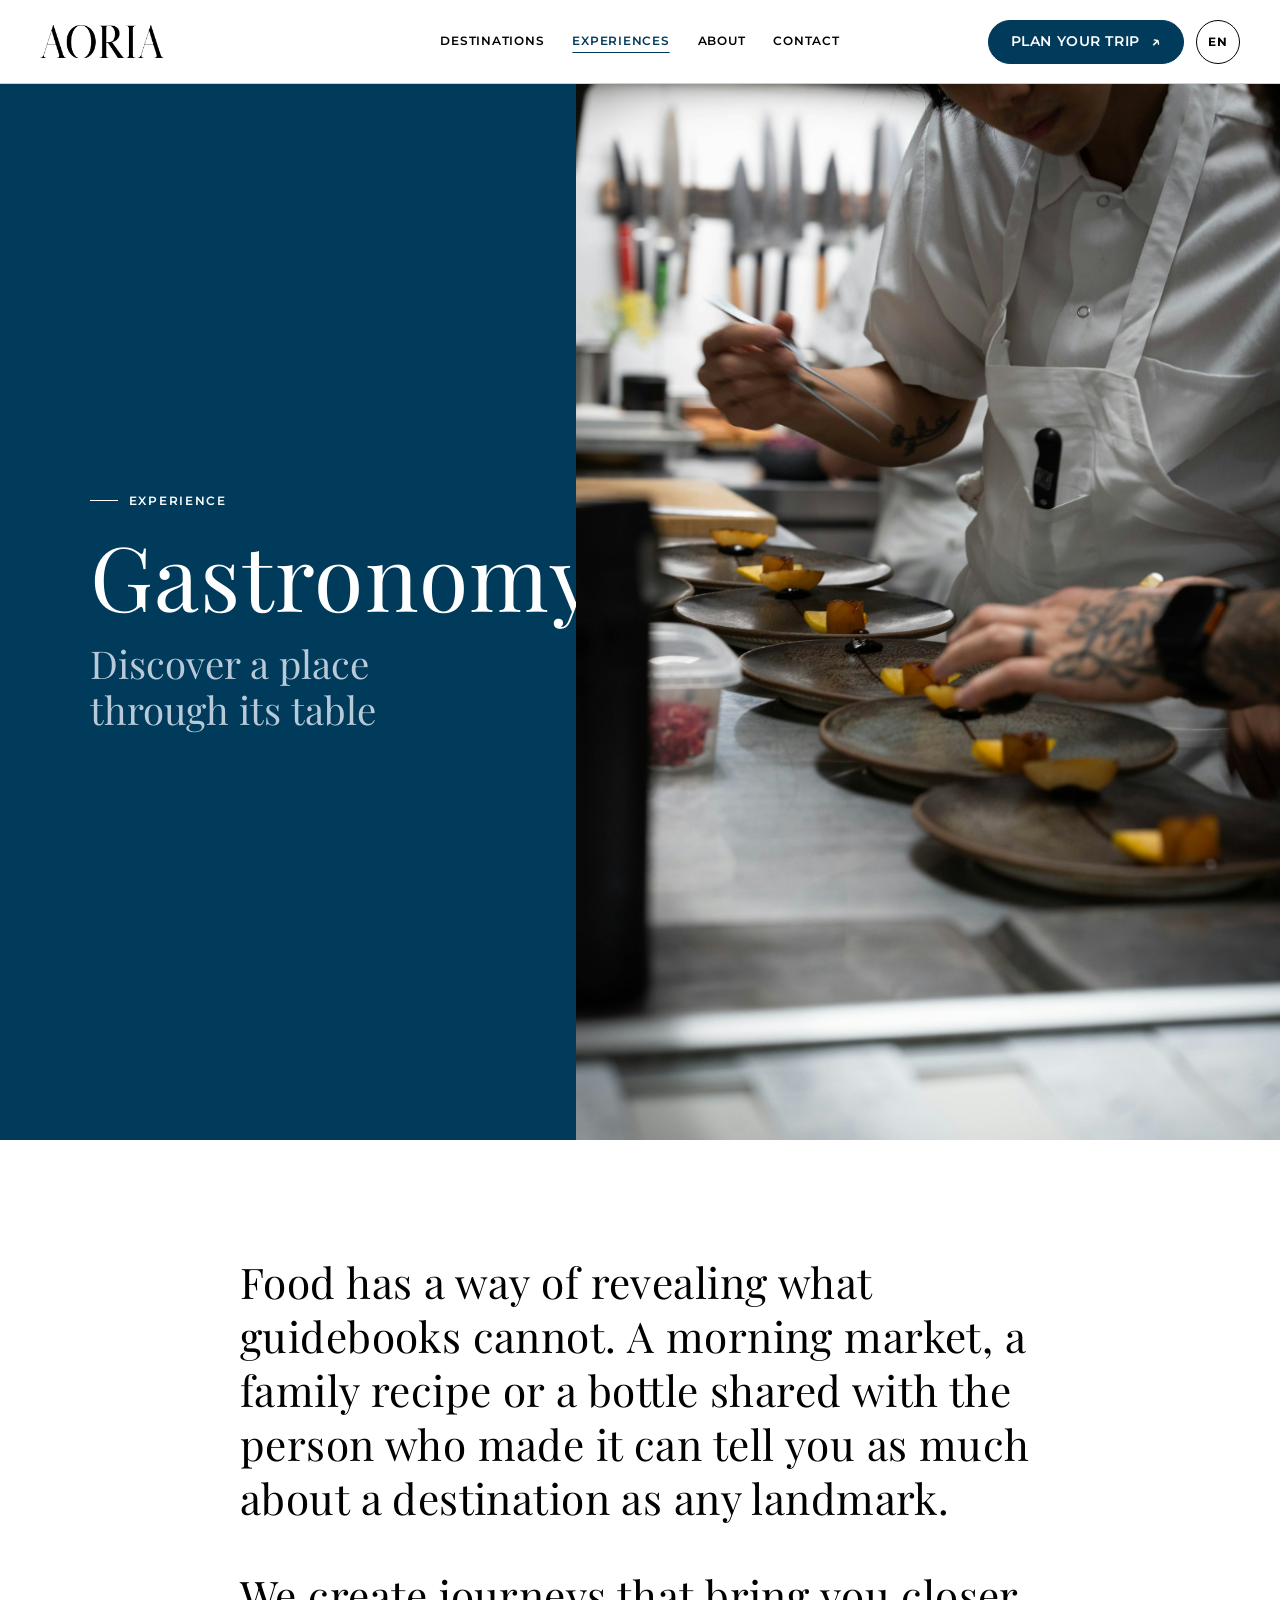
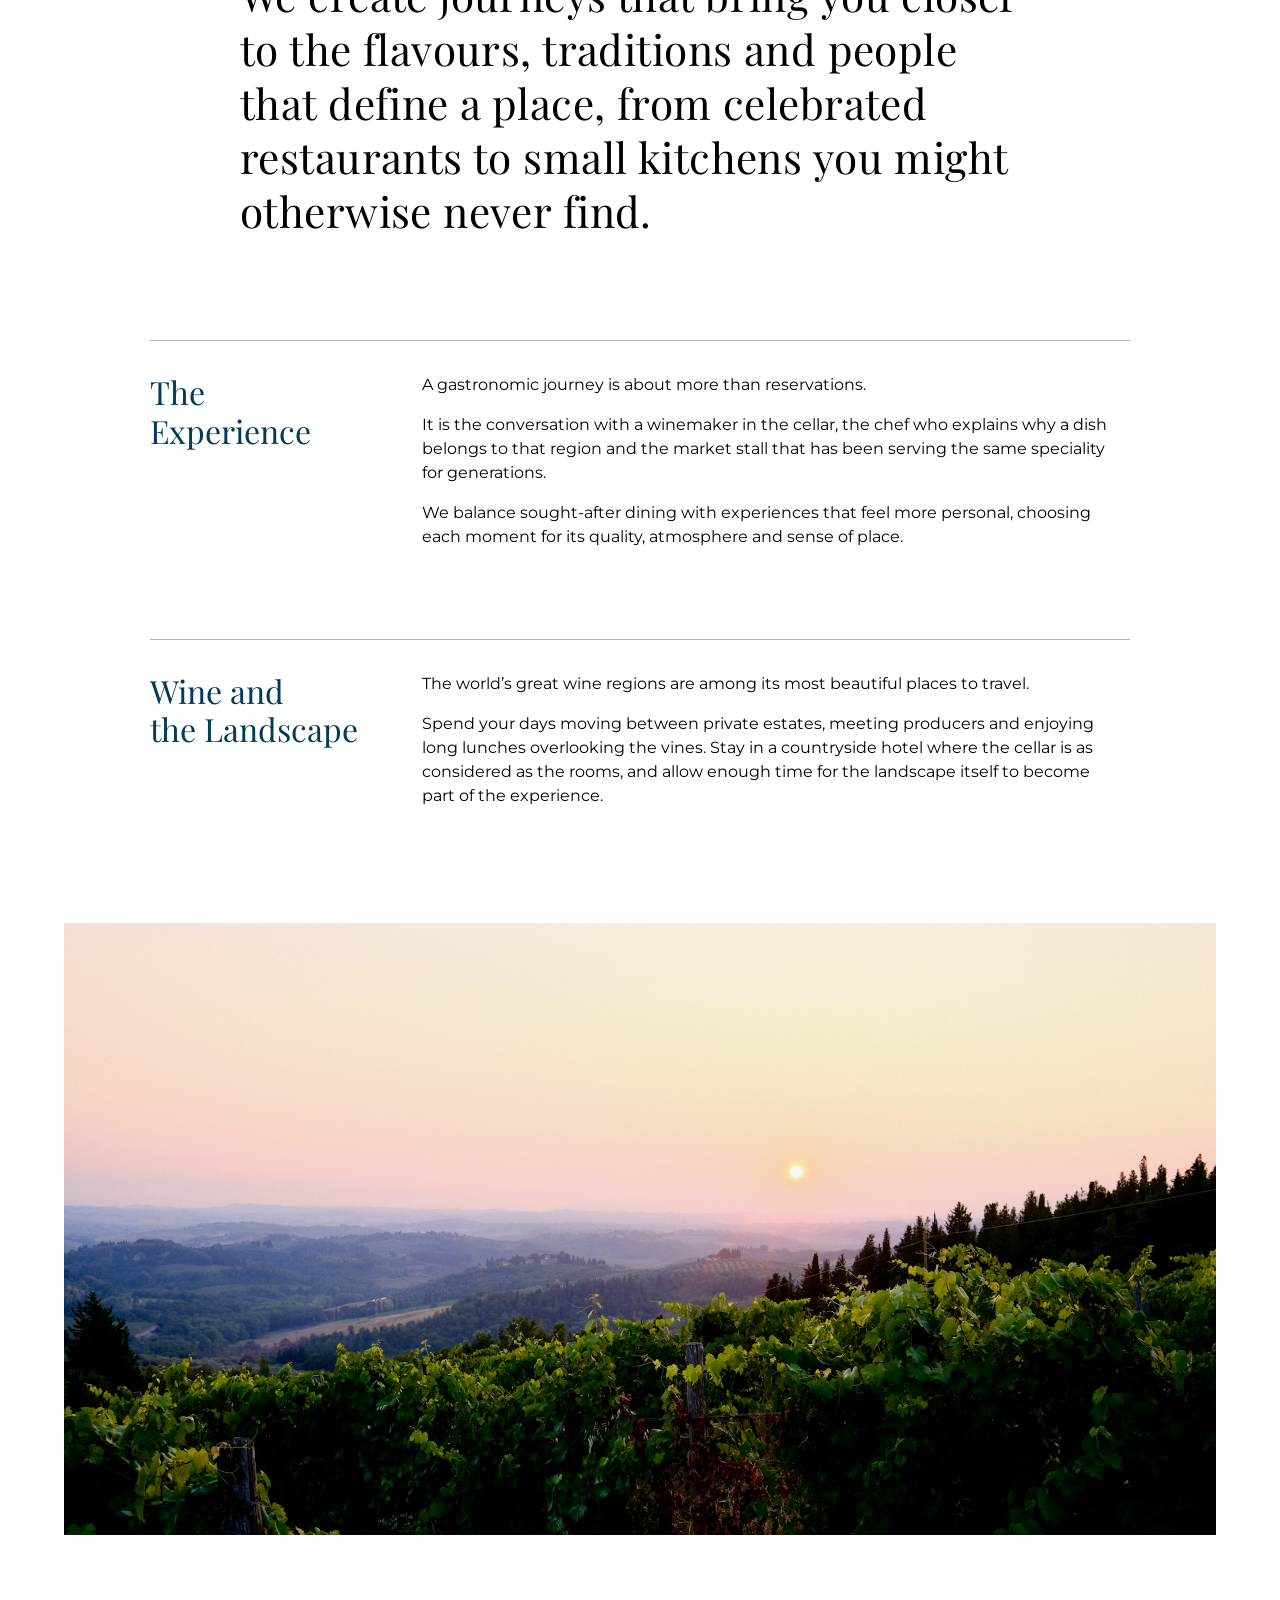
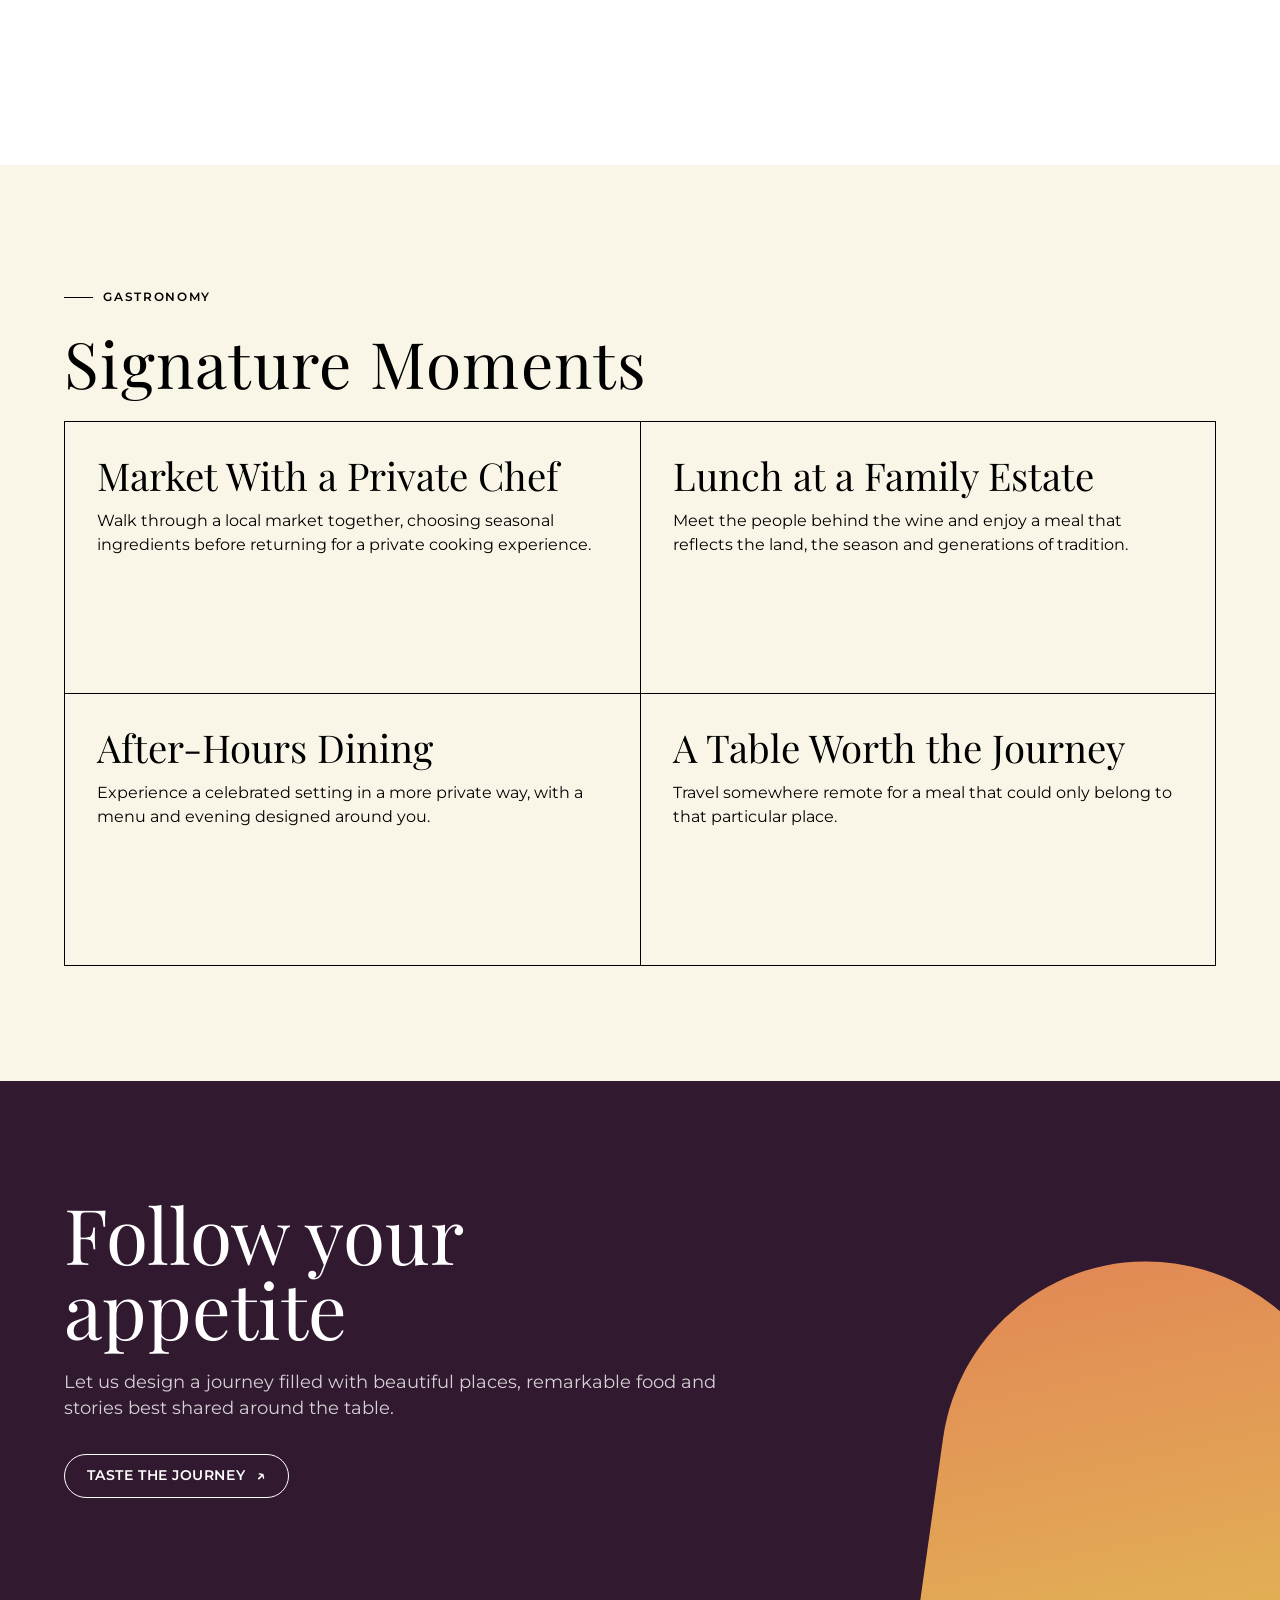
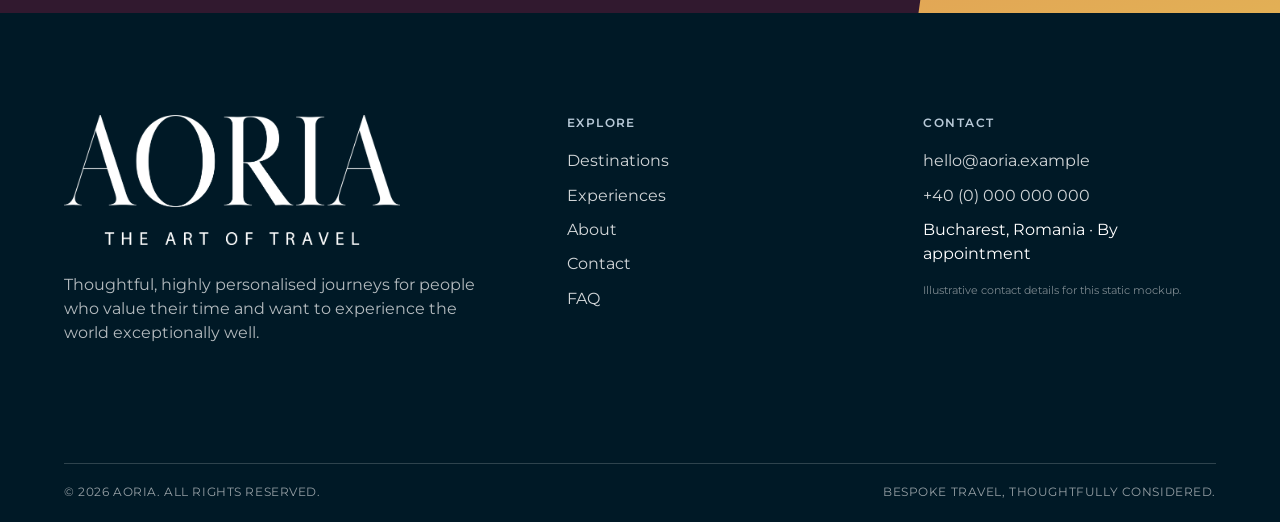
<file: experience-gastronomy.html>
<!doctype html>
<html lang="en">
<head>
  <meta charset="utf-8">
  <meta name="viewport" content="width=device-width, initial-scale=1">
  <meta name="description" content="Journeys shaped by memorable tables, local flavours and the people behind them.">
  <title>Gastronomy — Aoria Experiences</title>
  <link rel="icon" type="image/png" href="assets/brand/AORIA_icon.png">
  <link rel="stylesheet" href="styles.css">
  <script src="script.js" defer></script>
</head>
<body>
  <a class="skip-link" href="#main-content">Skip to content</a>
  <header class="site-header">
    <div class="site-header__inner">
      <a class="site-wordmark" href="index.html" aria-label="Aoria home"><img class="site-logo" src="assets/brand/AORIA_logo.png" alt="" width="3334" height="889"></a>
      <nav class="desktop-nav" aria-label="Primary navigation">
        <a href="destinations.html">Destinations</a>
        <a href="experiences.html" aria-current="page">Experiences</a>
        <a href="about.html">About</a>
        <a href="contact.html">Contact</a>
      </nav>
      <div class="site-actions">
        <a class="button button--navy" href="contact.html">Plan your trip</a>
        <div class="language-wrap">
          <button class="language-button" type="button" aria-expanded="false" aria-controls="language-note" data-language-toggle>EN</button>
          <p class="language-note" id="language-note" hidden>English is the only language represented in this static mockup.</p>
        </div>
        <button class="menu-button" type="button" aria-expanded="false" aria-controls="mobile-menu" aria-label="Open navigation" data-menu-toggle><span></span></button>
      </div>
    </div>
  </header>
  <aside class="mobile-menu" id="mobile-menu" aria-hidden="true" data-mobile-menu>
    <nav aria-label="Mobile navigation">
      <a href="destinations.html">Destinations</a>
      <a href="experiences.html" aria-current="page">Experiences</a>
      <a href="about.html">About</a>
      <a href="contact.html">Contact</a>
    </nav>
    <a class="button button--navy mobile-menu__action" href="contact.html">Plan your trip</a>
  </aside>

  <main id="main-content">
    <section class="detail-hero" aria-labelledby="gastronomy-title">
      <div class="detail-hero__copy" data-reveal>
        <p class="eyebrow">Experience</p>
        <h1 class="display-title" id="gastronomy-title">Gastronomy</h1>
        <p class="detail-hero__headline">Discover a place through its table</p>
      </div>
      <div class="detail-hero__media detail-hero__media--high">
        <img src="assets/images/gastronomy-chef.jpg" alt="A chef plating a row of dishes in a professional kitchen">
      </div>
    </section>

    <article class="editorial-body">
      <div class="editorial-body__intro content-container" data-reveal>
        <p>Food has a way of revealing what guidebooks cannot. A morning market, a family recipe or a bottle shared with the person who made it can tell you as much about a destination as any landmark.</p>
        <p>We create journeys that bring you closer to the flavours, traditions and people that define a place, from celebrated restaurants to small kitchens you might otherwise never find.</p>
      </div>
      <div class="editorial-sections">
        <section class="editorial-section" aria-labelledby="gastronomy-experience-title" data-reveal>
          <h2 class="editorial-section__title" id="gastronomy-experience-title">The Experience</h2>
          <div class="editorial-section__content">
            <p>A gastronomic journey is about more than reservations.</p>
            <p>It is the conversation with a winemaker in the cellar, the chef who explains why a dish belongs to that region and the market stall that has been serving the same speciality for generations.</p>
            <p>We balance sought-after dining with experiences that feel more personal, choosing each moment for its quality, atmosphere and sense of place.</p>
          </div>
        </section>
        <section class="editorial-section" aria-labelledby="gastronomy-wine-title" data-reveal>
          <h2 class="editorial-section__title" id="gastronomy-wine-title">Wine and the Landscape</h2>
          <div class="editorial-section__content">
            <p>The world’s great wine regions are among its most beautiful places to travel.</p>
            <p>Spend your days moving between private estates, meeting producers and enjoying long lunches overlooking the vines. Stay in a countryside hotel where the cellar is as considered as the rooms, and allow enough time for the landscape itself to become part of the experience.</p>
          </div>
        </section>
      </div>
      <div class="photo-break" data-reveal>
        <figure>
          <img src="assets/images/gastronomy-vineyard.jpg" alt="Rows of grapevines on a hillside at sunset" loading="lazy">
        </figure>
      </div>
    </article>

    <section class="signature-section" aria-labelledby="gastronomy-moments-title">
      <div class="container">
        <p class="section-label">Gastronomy</p>
        <h2 class="section-title" id="gastronomy-moments-title">Signature Moments</h2>
        <div class="signature-grid">
          <article class="signature-card" data-reveal><h3>Market With a Private Chef</h3><p>Walk through a local market together, choosing seasonal ingredients before returning for a private cooking experience.</p></article>
          <article class="signature-card" data-reveal><h3>Lunch at a Family Estate</h3><p>Meet the people behind the wine and enjoy a meal that reflects the land, the season and generations of tradition.</p></article>
          <article class="signature-card" data-reveal><h3>After-Hours Dining</h3><p>Experience a celebrated setting in a more private way, with a menu and evening designed around you.</p></article>
          <article class="signature-card" data-reveal><h3>A Table Worth the Journey</h3><p>Travel somewhere remote for a meal that could only belong to that particular place.</p></article>
        </div>
      </div>
    </section>

    <section class="closing-cta" aria-labelledby="gastronomy-cta-title">
      <div class="container closing-cta__inner" data-reveal>
        <h2 id="gastronomy-cta-title">Follow your appetite</h2>
        <p>Let us design a journey filled with beautiful places, remarkable food and stories best shared around the table.</p>
        <a class="button button--light" href="contact.html">Taste the Journey</a>
      </div>
    </section>
  </main>

  <footer class="site-footer">
    <div class="container site-footer__top">
      <div class="site-footer__brand">
        <img class="footer-brand-logo" src="assets/brand/AORIA_logo_tagline.png" alt="Aoria — The Art of Travel" width="3334" height="1285" loading="lazy">
        <p class="footer-statement">Thoughtful, highly personalised journeys for people who value their time and want to experience the world exceptionally well.</p>
      </div>
      <div>
        <h2 class="footer-heading">Explore</h2>
        <ul class="footer-list">
          <li><a href="destinations.html">Destinations</a></li>
          <li><a href="experiences.html">Experiences</a></li>
          <li><a href="about.html">About</a></li>
          <li><a href="contact.html">Contact</a></li>
          <li><a href="contact.html" data-mock-link data-mock-message="FAQ copy was not supplied in the brief. This placeholder does not open a separate FAQ page; please use Contact for assistance.">FAQ</a></li>
        </ul>
      </div>
      <div>
        <h2 class="footer-heading">Contact</h2>
        <ul class="footer-list">
          <li><a href="mailto:hello@aoria.example">hello@aoria.example</a></li>
          <li><a href="tel:+40000000000">+40 (0) 000 000 000</a></li>
          <li>Bucharest, Romania · By appointment</li>
        </ul>
        <small class="footer-mock-label">Illustrative contact details for this static mockup.</small>
      </div>
    </div>
    <div class="container site-footer__bottom">
      <span>© <span data-year>2026</span> Aoria. All rights reserved.</span>
      <span>Bespoke travel, thoughtfully considered.</span>
    </div>
  </footer>
  <div class="mock-toast" role="status" aria-live="polite" data-mock-toast hidden></div>
</body>
</html>
</file>
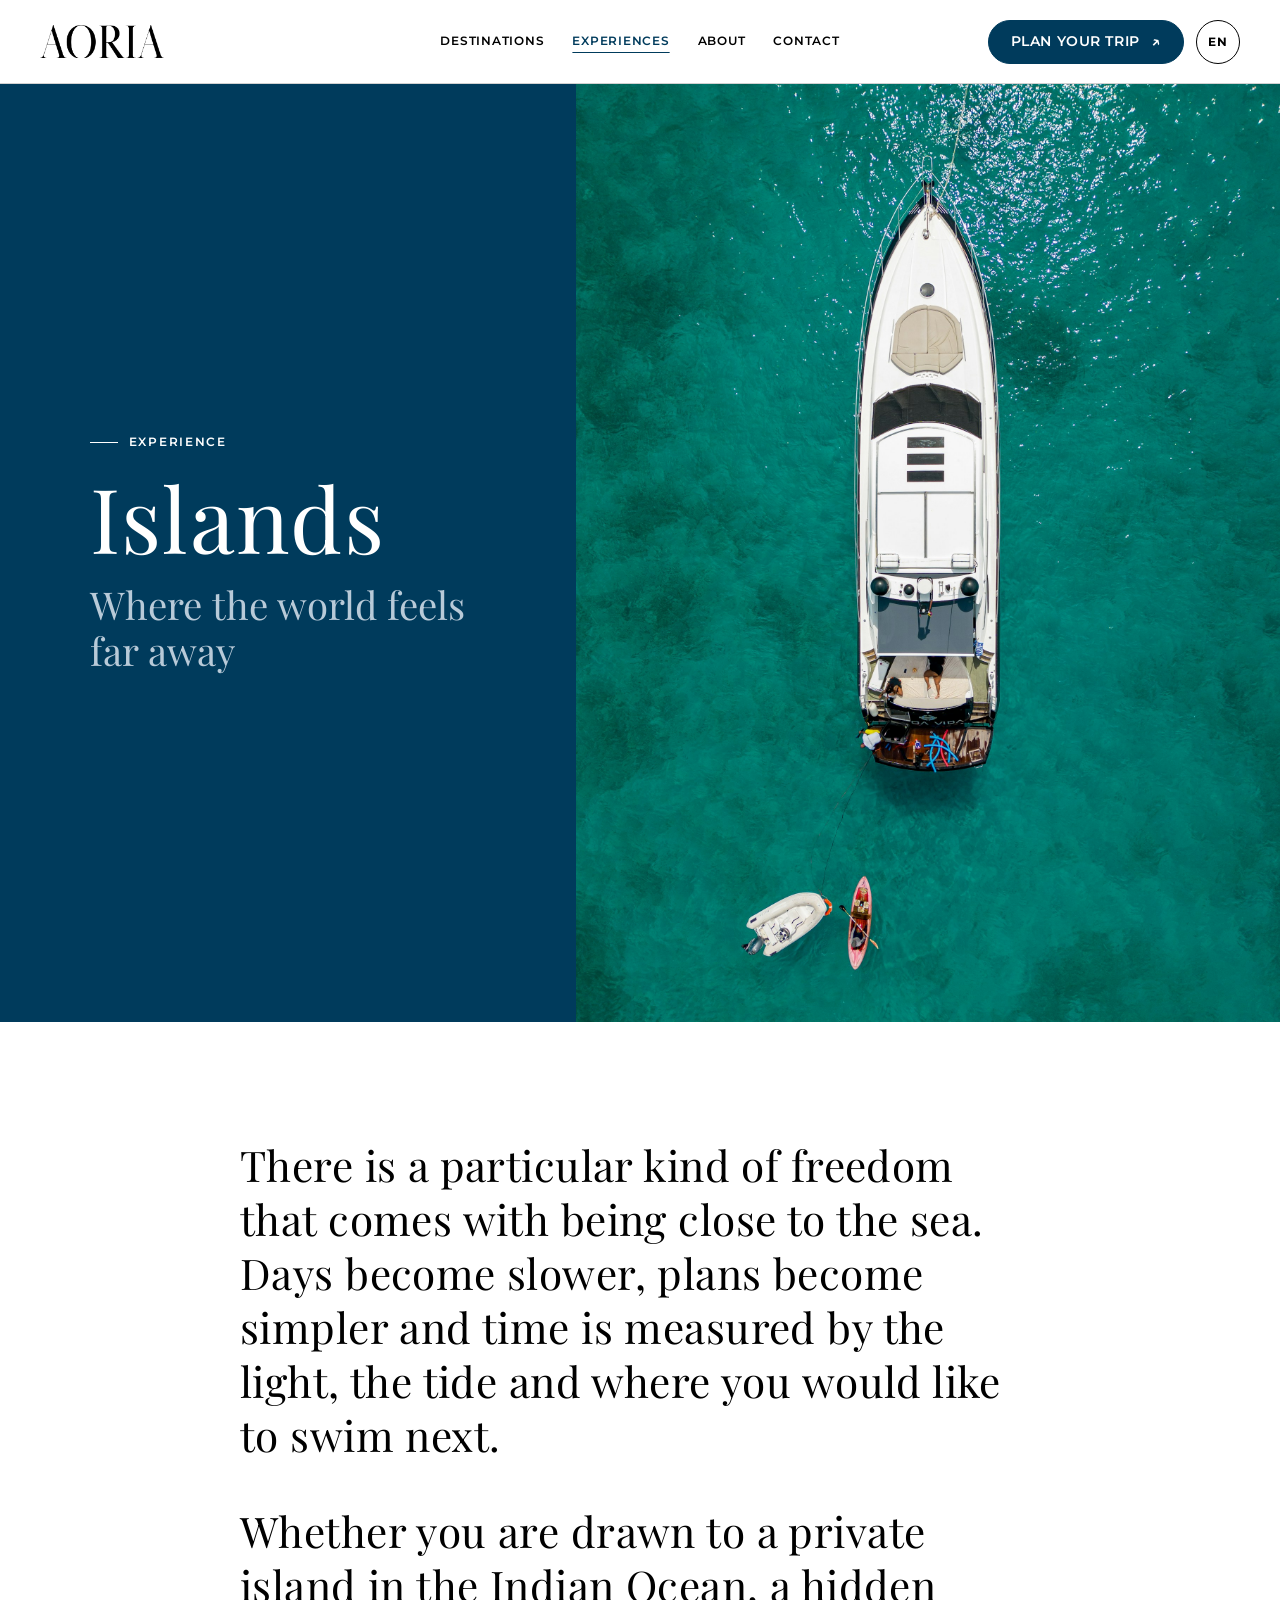
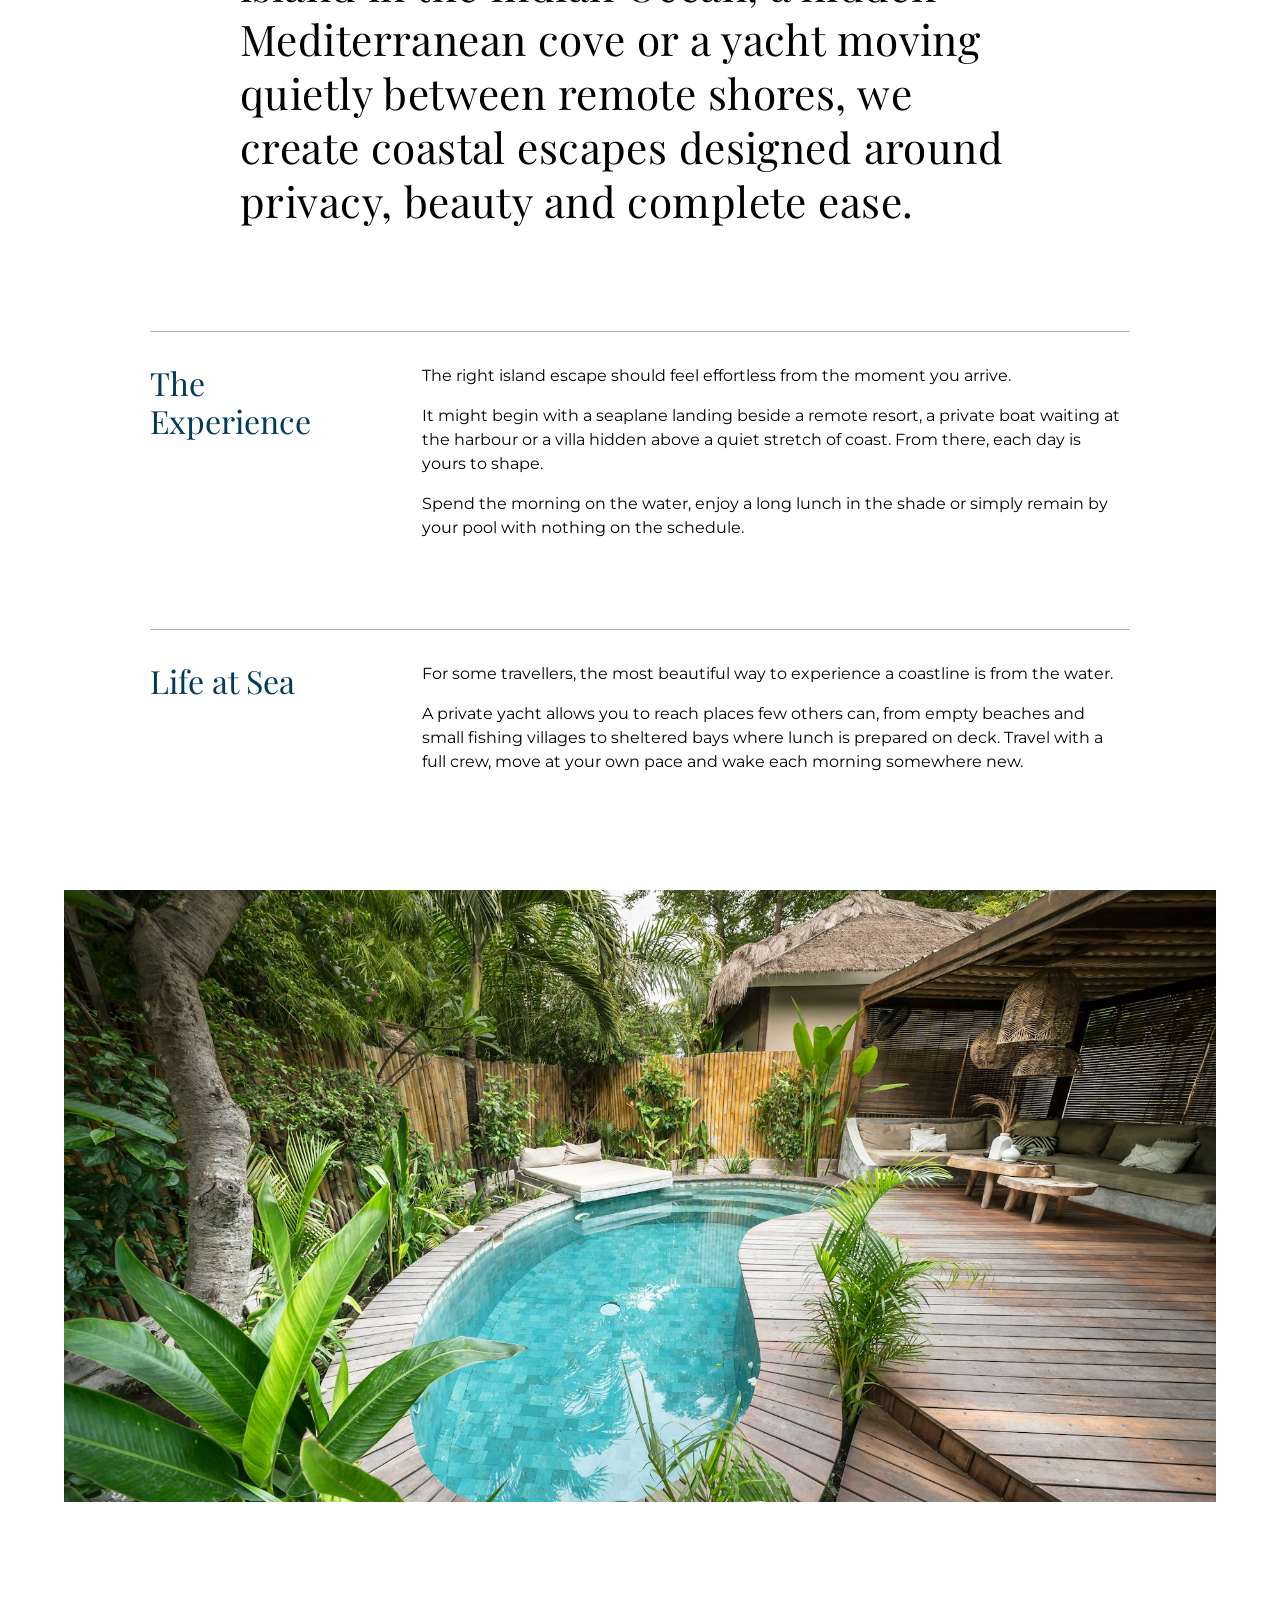
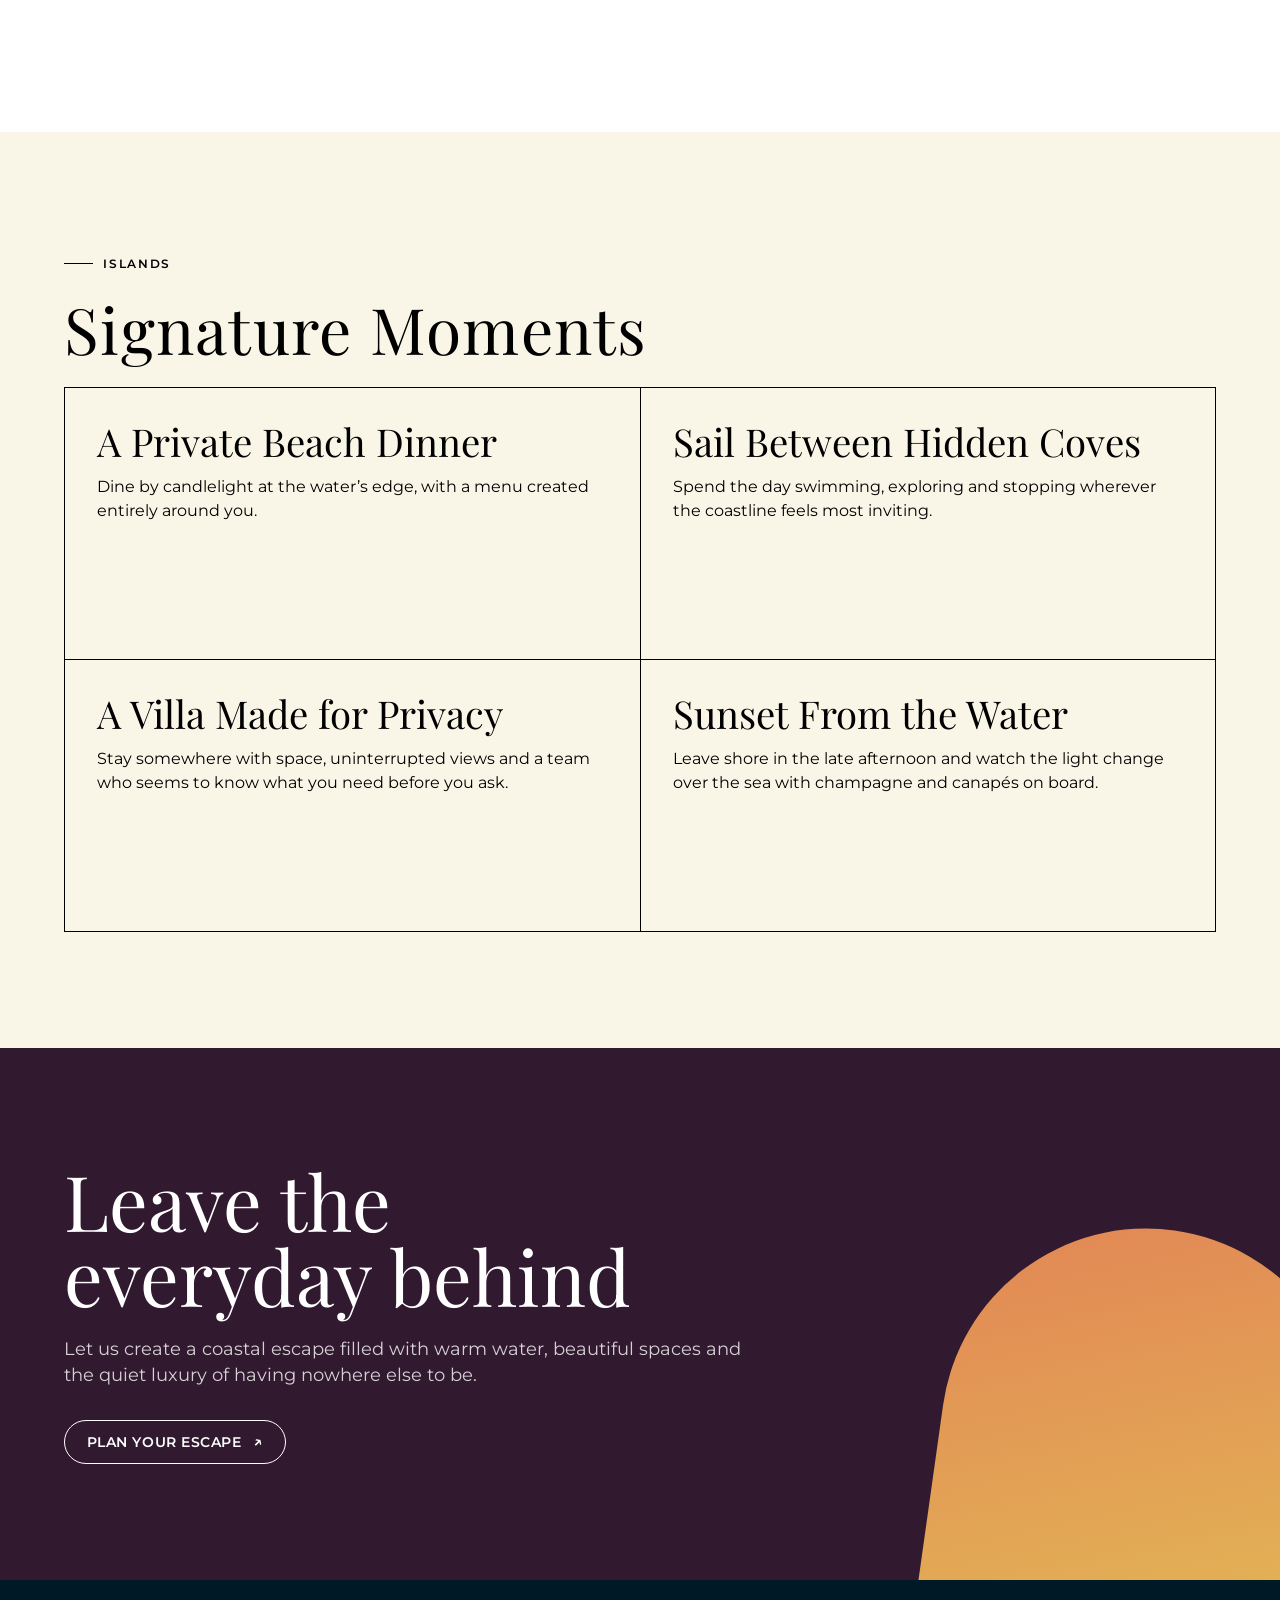
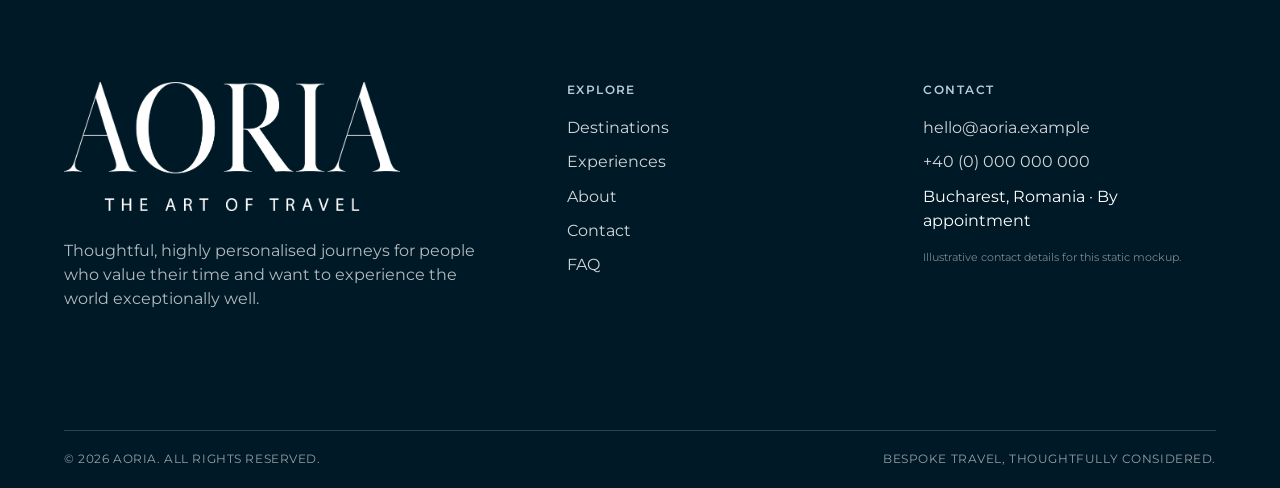
<file: experience-islands.html>
<!doctype html>
<html lang="en">
<head>
  <meta charset="utf-8">
  <meta name="viewport" content="width=device-width, initial-scale=1">
  <meta name="description" content="Secluded shores, private villas and island journeys that unfold entirely at your own pace.">
  <title>Islands — Aoria Experiences</title>
  <link rel="icon" type="image/png" href="assets/brand/AORIA_icon.png">
  <link rel="stylesheet" href="styles.css">
  <script src="script.js" defer></script>
</head>
<body>
  <a class="skip-link" href="#main-content">Skip to content</a>
  <header class="site-header">
    <div class="site-header__inner">
      <a class="site-wordmark" href="index.html" aria-label="Aoria home"><img class="site-logo" src="assets/brand/AORIA_logo.png" alt="" width="3334" height="889"></a>
      <nav class="desktop-nav" aria-label="Primary navigation">
        <a href="destinations.html">Destinations</a>
        <a href="experiences.html" aria-current="page">Experiences</a>
        <a href="about.html">About</a>
        <a href="contact.html">Contact</a>
      </nav>
      <div class="site-actions">
        <a class="button button--navy" href="contact.html">Plan your trip</a>
        <div class="language-wrap">
          <button class="language-button" type="button" aria-expanded="false" aria-controls="language-note" data-language-toggle>EN</button>
          <p class="language-note" id="language-note" hidden>English is the only language represented in this static mockup.</p>
        </div>
        <button class="menu-button" type="button" aria-expanded="false" aria-controls="mobile-menu" aria-label="Open navigation" data-menu-toggle><span></span></button>
      </div>
    </div>
  </header>
  <aside class="mobile-menu" id="mobile-menu" aria-hidden="true" data-mobile-menu>
    <nav aria-label="Mobile navigation">
      <a href="destinations.html">Destinations</a>
      <a href="experiences.html" aria-current="page">Experiences</a>
      <a href="about.html">About</a>
      <a href="contact.html">Contact</a>
    </nav>
    <a class="button button--navy mobile-menu__action" href="contact.html">Plan your trip</a>
  </aside>

  <main id="main-content">
    <section class="detail-hero" aria-labelledby="islands-title">
      <div class="detail-hero__copy" data-reveal>
        <p class="eyebrow">Experience</p>
        <h1 class="display-title" id="islands-title">Islands</h1>
        <p class="detail-hero__headline">Where the world feels far away</p>
      </div>
      <div class="detail-hero__media">
        <img src="assets/images/islands-yacht.jpg" alt="An aerial view of a white yacht floating in clear turquoise water">
      </div>
    </section>

    <article class="editorial-body">
      <div class="editorial-body__intro content-container" data-reveal>
        <p>There is a particular kind of freedom that comes with being close to the sea. Days become slower, plans become simpler and time is measured by the light, the tide and where you would like to swim next.</p>
        <p>Whether you are drawn to a private island in the Indian Ocean, a hidden Mediterranean cove or a yacht moving quietly between remote shores, we create coastal escapes designed around privacy, beauty and complete ease.</p>
      </div>
      <div class="editorial-sections">
        <section class="editorial-section" aria-labelledby="islands-experience-title" data-reveal>
          <h2 class="editorial-section__title" id="islands-experience-title">The Experience</h2>
          <div class="editorial-section__content">
            <p>The right island escape should feel effortless from the moment you arrive.</p>
            <p>It might begin with a seaplane landing beside a remote resort, a private boat waiting at the harbour or a villa hidden above a quiet stretch of coast. From there, each day is yours to shape.</p>
            <p>Spend the morning on the water, enjoy a long lunch in the shade or simply remain by your pool with nothing on the schedule.</p>
          </div>
        </section>
        <section class="editorial-section" aria-labelledby="islands-sea-title" data-reveal>
          <h2 class="editorial-section__title" id="islands-sea-title">Life at Sea</h2>
          <div class="editorial-section__content">
            <p>For some travellers, the most beautiful way to experience a coastline is from the water.</p>
            <p>A private yacht allows you to reach places few others can, from empty beaches and small fishing villages to sheltered bays where lunch is prepared on deck. Travel with a full crew, move at your own pace and wake each morning somewhere new.</p>
          </div>
        </section>
      </div>
      <div class="photo-break" data-reveal>
        <figure>
          <img src="assets/images/villa-pool.jpg" alt="A curved private pool and wooden terrace surrounded by tropical greenery" loading="lazy">
        </figure>
      </div>
    </article>

    <section class="signature-section" aria-labelledby="islands-moments-title">
      <div class="container">
        <p class="section-label">Islands</p>
        <h2 class="section-title" id="islands-moments-title">Signature Moments</h2>
        <div class="signature-grid">
          <article class="signature-card" data-reveal><h3>A Private Beach Dinner</h3><p>Dine by candlelight at the water’s edge, with a menu created entirely around you.</p></article>
          <article class="signature-card" data-reveal><h3>Sail Between Hidden Coves</h3><p>Spend the day swimming, exploring and stopping wherever the coastline feels most inviting.</p></article>
          <article class="signature-card" data-reveal><h3>A Villa Made for Privacy</h3><p>Stay somewhere with space, uninterrupted views and a team who seems to know what you need before you ask.</p></article>
          <article class="signature-card" data-reveal><h3>Sunset From the Water</h3><p>Leave shore in the late afternoon and watch the light change over the sea with champagne and canapés on board.</p></article>
        </div>
      </div>
    </section>

    <section class="closing-cta" aria-labelledby="islands-cta-title">
      <div class="container closing-cta__inner" data-reveal>
        <h2 id="islands-cta-title">Leave the everyday behind</h2>
        <p>Let us create a coastal escape filled with warm water, beautiful spaces and the quiet luxury of having nowhere else to be.</p>
        <a class="button button--light" href="contact.html">Plan Your Escape</a>
      </div>
    </section>
  </main>

  <footer class="site-footer">
    <div class="container site-footer__top">
      <div class="site-footer__brand">
        <img class="footer-brand-logo" src="assets/brand/AORIA_logo_tagline.png" alt="Aoria — The Art of Travel" width="3334" height="1285" loading="lazy">
        <p class="footer-statement">Thoughtful, highly personalised journeys for people who value their time and want to experience the world exceptionally well.</p>
      </div>
      <div>
        <h2 class="footer-heading">Explore</h2>
        <ul class="footer-list">
          <li><a href="destinations.html">Destinations</a></li>
          <li><a href="experiences.html">Experiences</a></li>
          <li><a href="about.html">About</a></li>
          <li><a href="contact.html">Contact</a></li>
          <li><a href="contact.html" data-mock-link data-mock-message="FAQ copy was not supplied in the brief. This placeholder does not open a separate FAQ page; please use Contact for assistance.">FAQ</a></li>
        </ul>
      </div>
      <div>
        <h2 class="footer-heading">Contact</h2>
        <ul class="footer-list">
          <li><a href="mailto:hello@aoria.example">hello@aoria.example</a></li>
          <li><a href="tel:+40000000000">+40 (0) 000 000 000</a></li>
          <li>Bucharest, Romania · By appointment</li>
        </ul>
        <small class="footer-mock-label">Illustrative contact details for this static mockup.</small>
      </div>
    </div>
    <div class="container site-footer__bottom">
      <span>© <span data-year>2026</span> Aoria. All rights reserved.</span>
      <span>Bespoke travel, thoughtfully considered.</span>
    </div>
  </footer>
  <div class="mock-toast" role="status" aria-live="polite" data-mock-toast hidden></div>
</body>
</html>
</file>
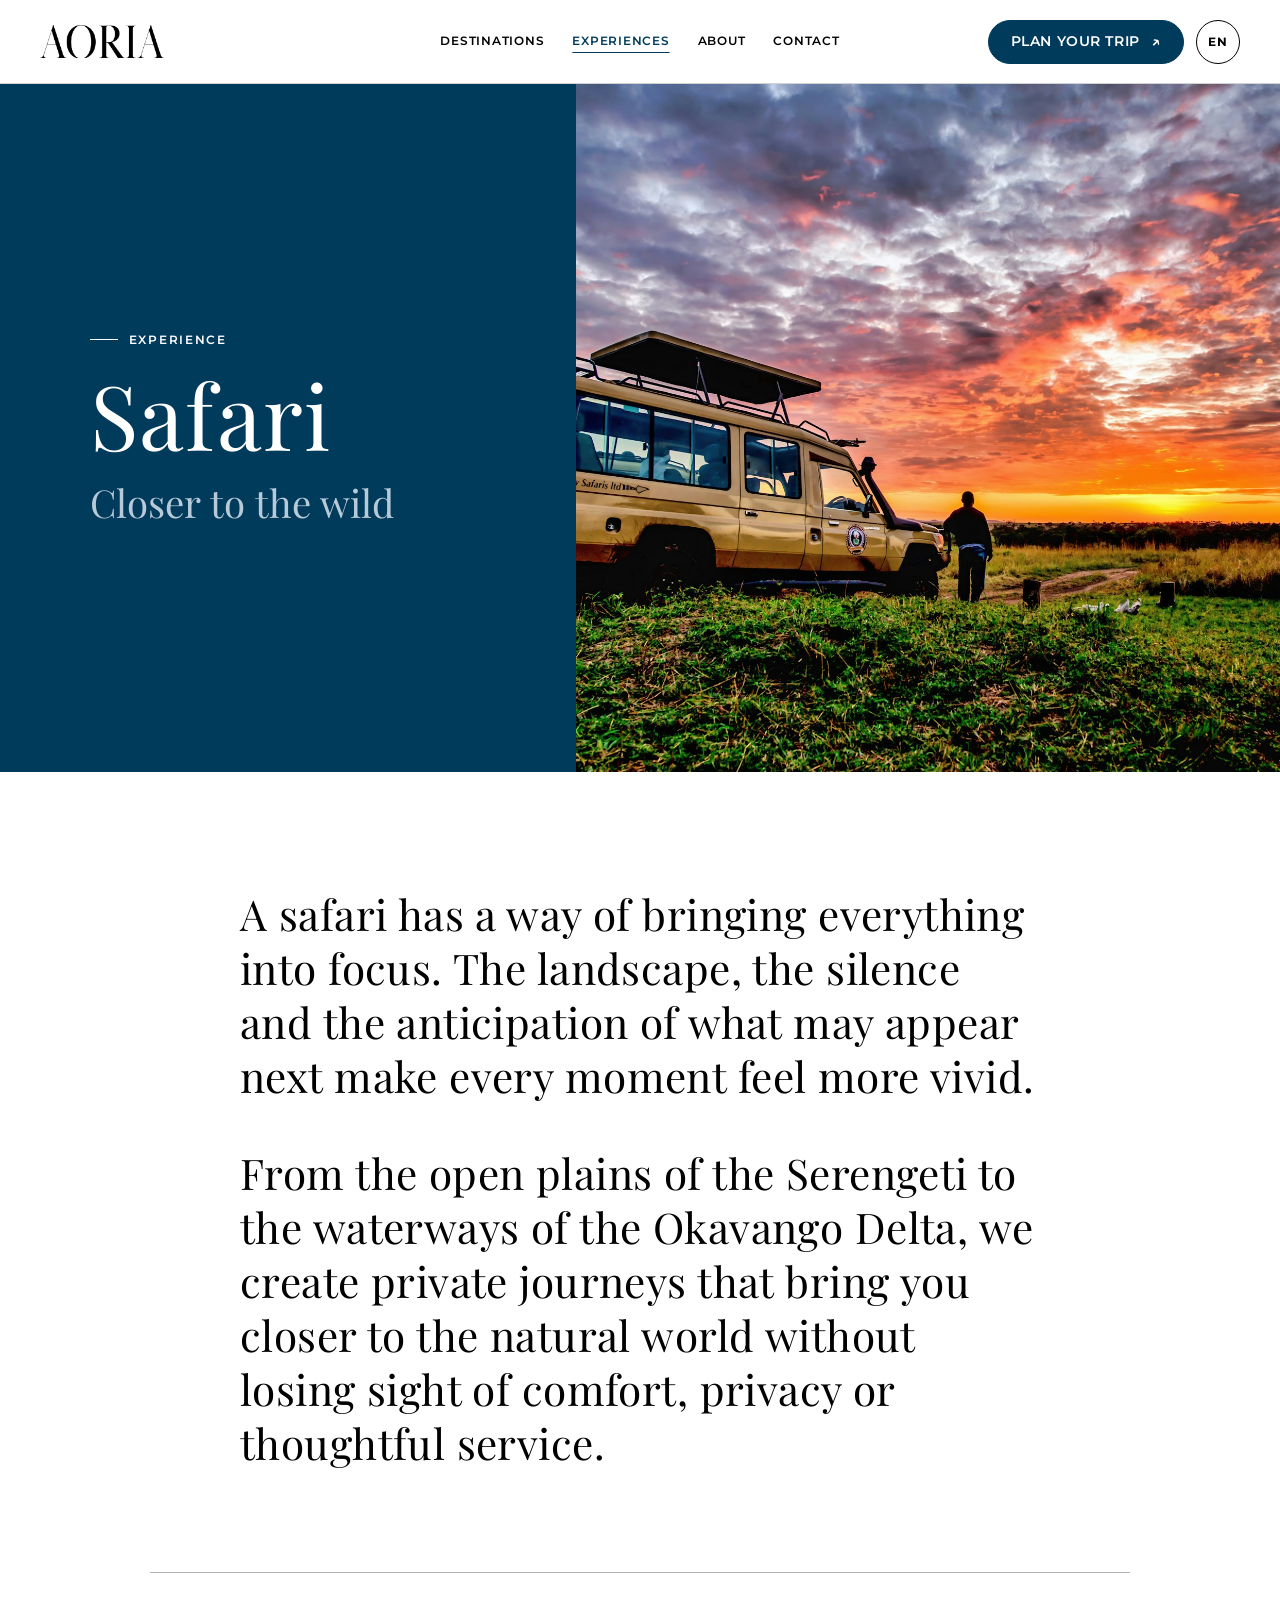
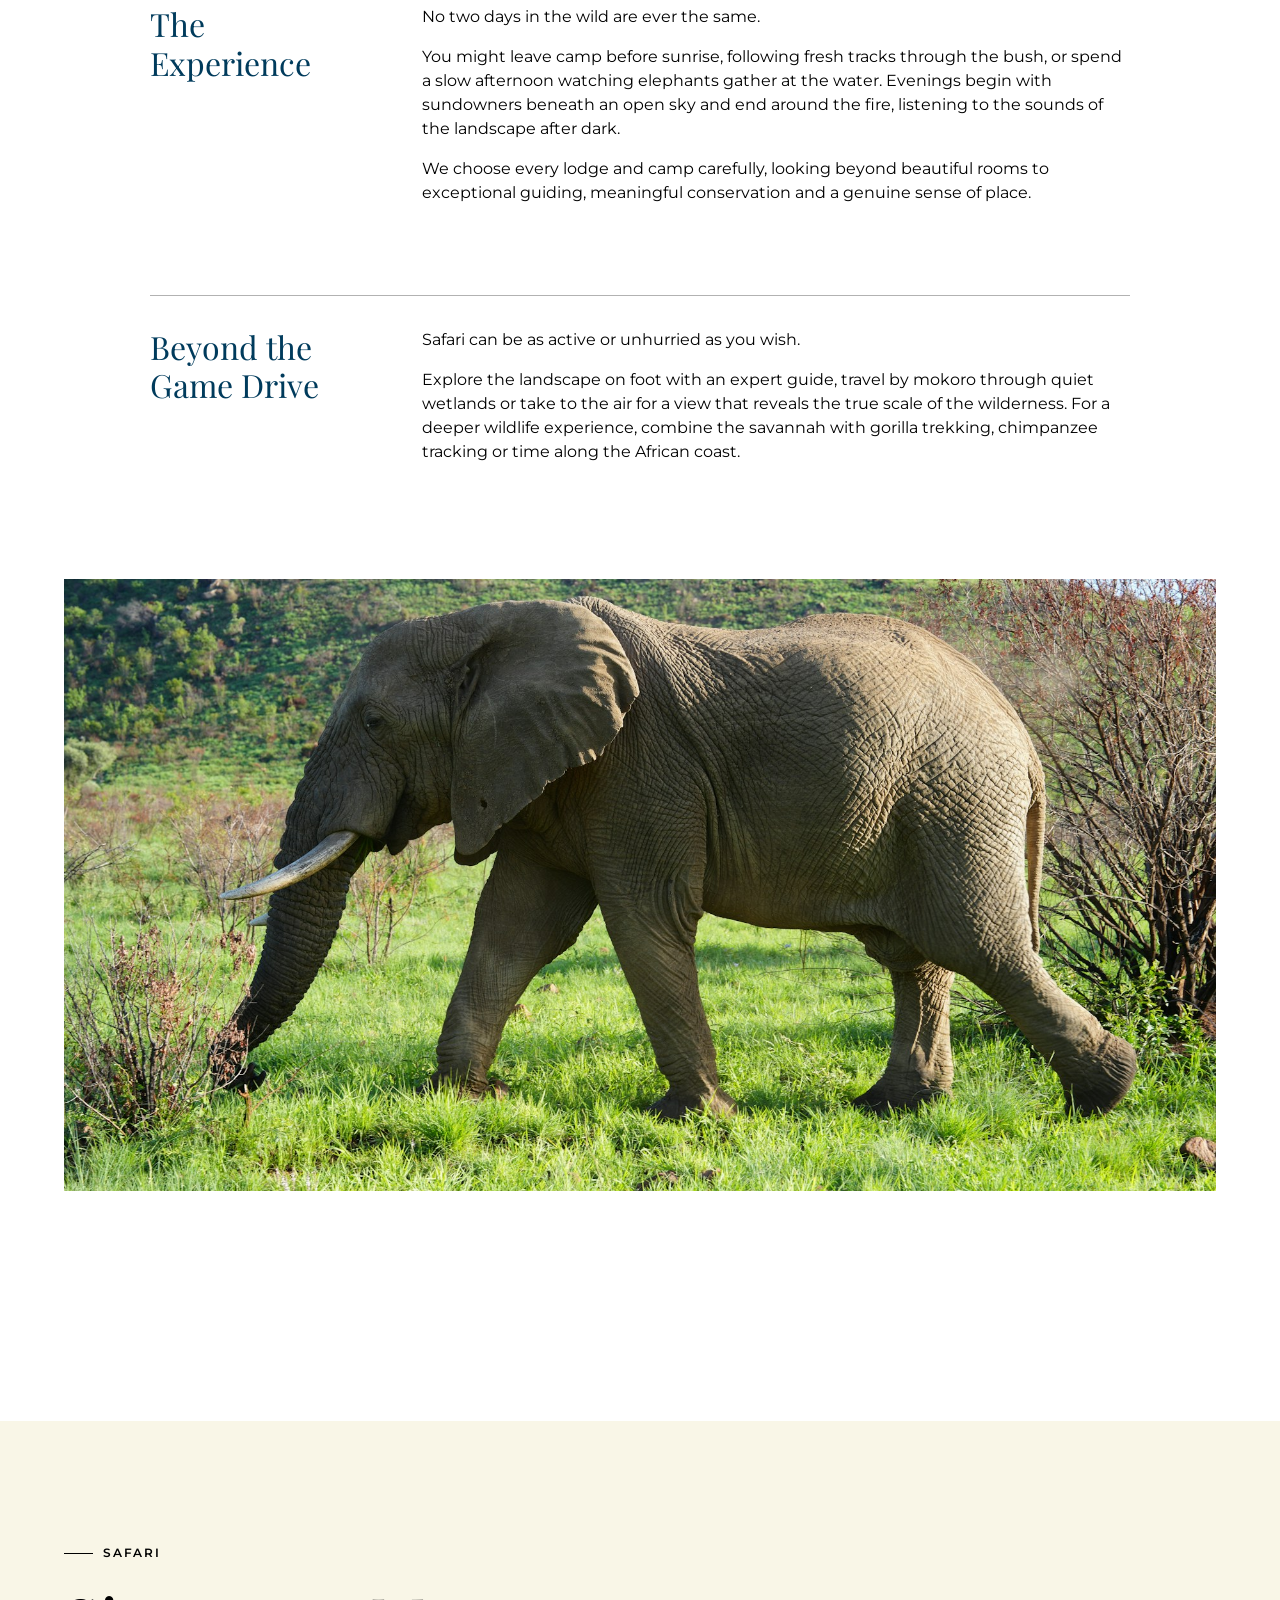
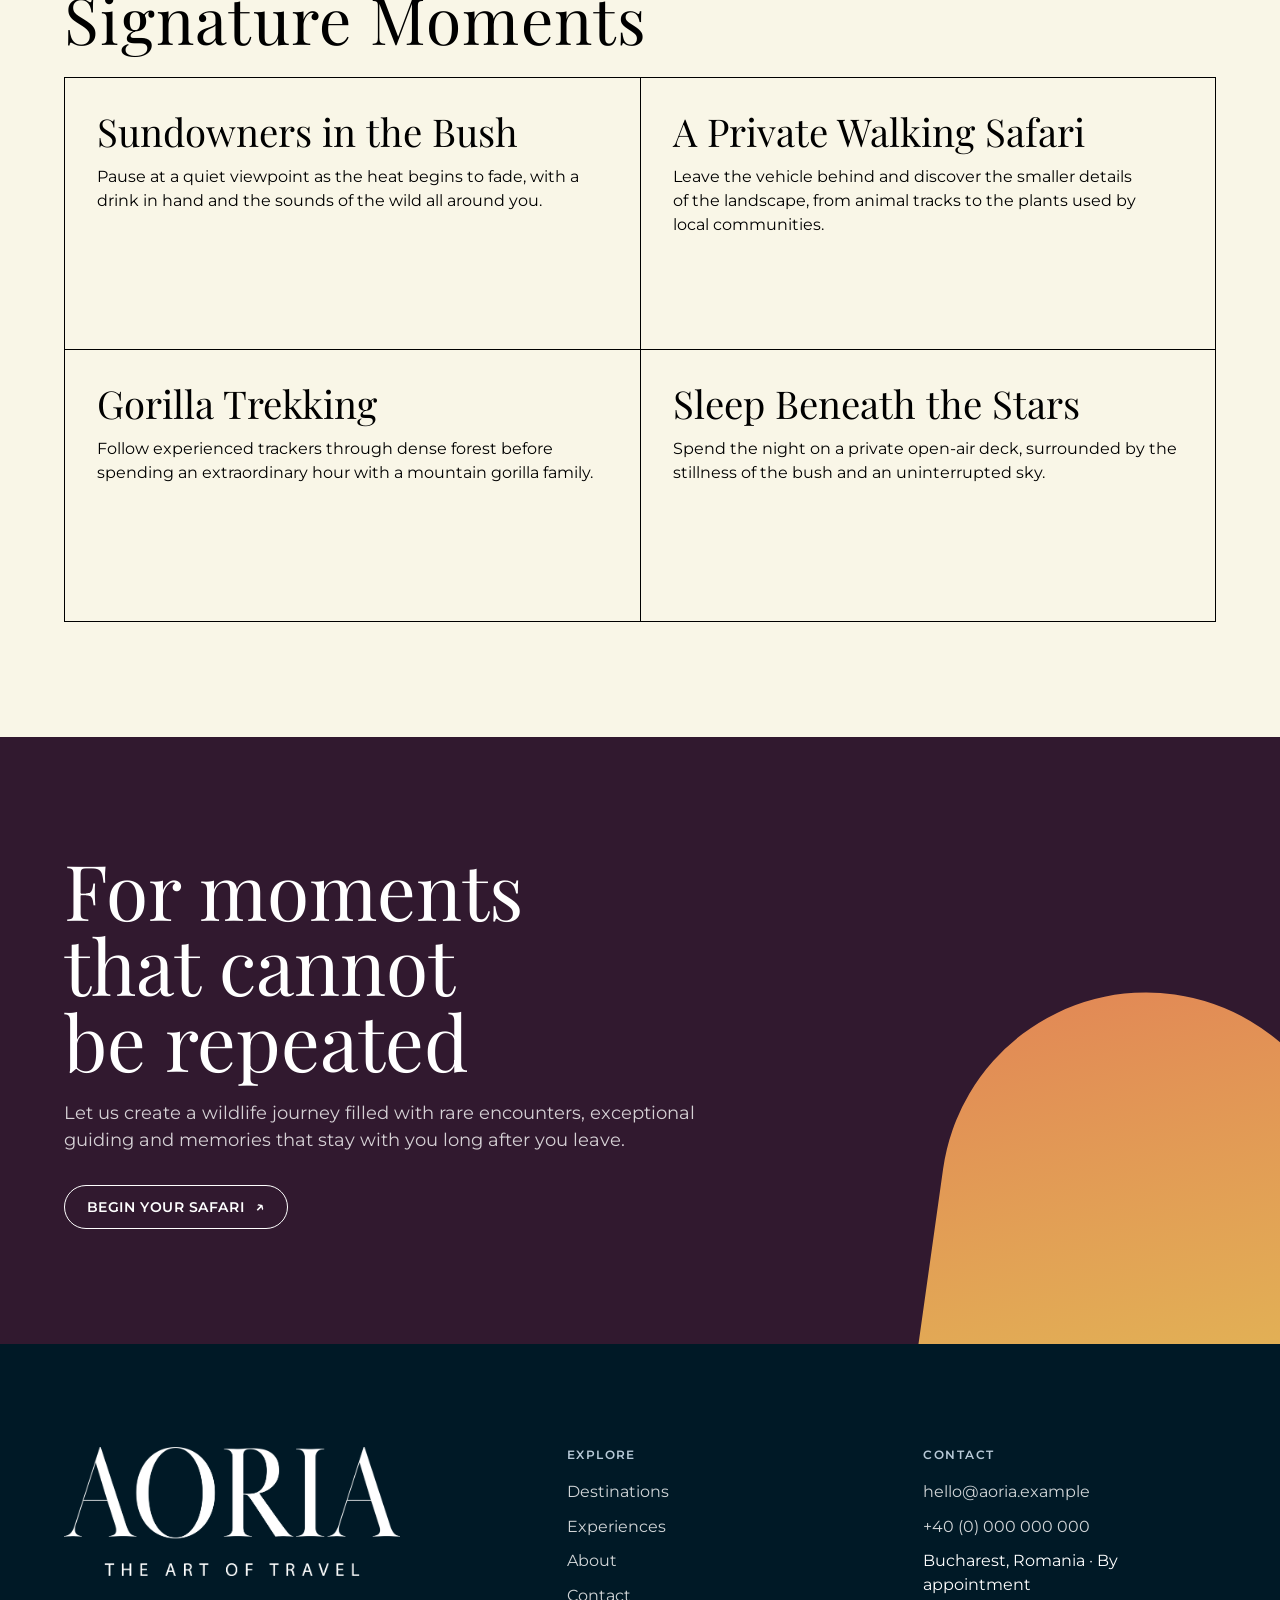
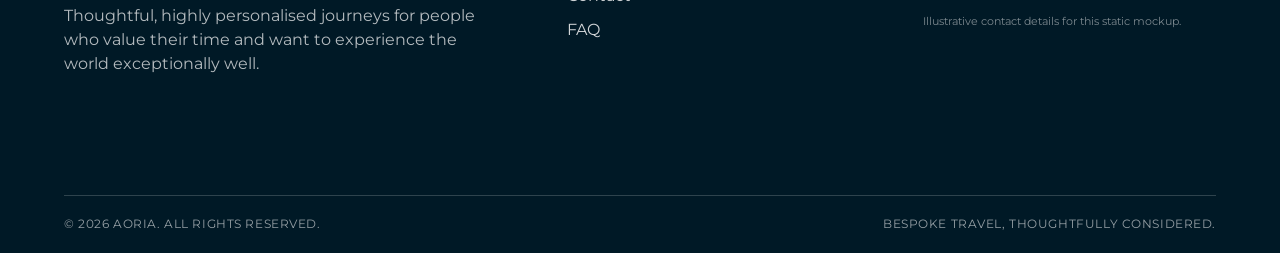
<file: experience-safari.html>
<!doctype html>
<html lang="en">
<head>
  <meta charset="utf-8">
  <meta name="viewport" content="width=device-width, initial-scale=1">
  <meta name="description" content="Private safari journeys with exceptional guiding, remote landscapes and unforgettable wildlife encounters.">
  <title>Safari — Aoria Experiences</title>
  <link rel="icon" type="image/png" href="assets/brand/AORIA_icon.png">
  <link rel="stylesheet" href="styles.css">
  <script src="script.js" defer></script>
</head>
<body>
  <a class="skip-link" href="#main-content">Skip to content</a>
  <header class="site-header">
    <div class="site-header__inner">
      <a class="site-wordmark" href="index.html" aria-label="Aoria home"><img class="site-logo" src="assets/brand/AORIA_logo.png" alt="" width="3334" height="889"></a>
      <nav class="desktop-nav" aria-label="Primary navigation">
        <a href="destinations.html">Destinations</a>
        <a href="experiences.html" aria-current="page">Experiences</a>
        <a href="about.html">About</a>
        <a href="contact.html">Contact</a>
      </nav>
      <div class="site-actions">
        <a class="button button--navy" href="contact.html">Plan your trip</a>
        <div class="language-wrap">
          <button class="language-button" type="button" aria-expanded="false" aria-controls="language-note" data-language-toggle>EN</button>
          <p class="language-note" id="language-note" hidden>English is the only language represented in this static mockup.</p>
        </div>
        <button class="menu-button" type="button" aria-expanded="false" aria-controls="mobile-menu" aria-label="Open navigation" data-menu-toggle><span></span></button>
      </div>
    </div>
  </header>
  <aside class="mobile-menu" id="mobile-menu" aria-hidden="true" data-mobile-menu>
    <nav aria-label="Mobile navigation">
      <a href="destinations.html">Destinations</a>
      <a href="experiences.html" aria-current="page">Experiences</a>
      <a href="about.html">About</a>
      <a href="contact.html">Contact</a>
    </nav>
    <a class="button button--navy mobile-menu__action" href="contact.html">Plan your trip</a>
  </aside>

  <main id="main-content">
    <section class="detail-hero" aria-labelledby="safari-title">
      <div class="detail-hero__copy" data-reveal>
        <p class="eyebrow">Experience</p>
        <h1 class="display-title" id="safari-title">Safari</h1>
        <p class="detail-hero__headline">Closer to the wild</p>
      </div>
      <div class="detail-hero__media">
        <img src="assets/images/safari-sunset.jpg" alt="A person standing beside a safari vehicle beneath a dramatic orange sunset">
      </div>
    </section>

    <article class="editorial-body">
      <div class="editorial-body__intro content-container" data-reveal>
        <p>A safari has a way of bringing everything into focus. The landscape, the silence and the anticipation of what may appear next make every moment feel more vivid.</p>
        <p>From the open plains of the Serengeti to the waterways of the Okavango Delta, we create private journeys that bring you closer to the natural world without losing sight of comfort, privacy or thoughtful service.</p>
      </div>
      <div class="editorial-sections">
        <section class="editorial-section" aria-labelledby="safari-experience-title" data-reveal>
          <h2 class="editorial-section__title" id="safari-experience-title">The Experience</h2>
          <div class="editorial-section__content">
            <p>No two days in the wild are ever the same.</p>
            <p>You might leave camp before sunrise, following fresh tracks through the bush, or spend a slow afternoon watching elephants gather at the water. Evenings begin with sundowners beneath an open sky and end around the fire, listening to the sounds of the landscape after dark.</p>
            <p>We choose every lodge and camp carefully, looking beyond beautiful rooms to exceptional guiding, meaningful conservation and a genuine sense of place.</p>
          </div>
        </section>
        <section class="editorial-section" aria-labelledby="safari-beyond-title" data-reveal>
          <h2 class="editorial-section__title" id="safari-beyond-title">Beyond the Game Drive</h2>
          <div class="editorial-section__content">
            <p>Safari can be as active or unhurried as you wish.</p>
            <p>Explore the landscape on foot with an expert guide, travel by mokoro through quiet wetlands or take to the air for a view that reveals the true scale of the wilderness. For a deeper wildlife experience, combine the savannah with gorilla trekking, chimpanzee tracking or time along the African coast.</p>
          </div>
        </section>
      </div>
      <div class="photo-break" data-reveal>
        <figure>
          <img src="assets/images/african-elephant.jpg" alt="An African elephant walking through green grassland" loading="lazy">
        </figure>
      </div>
    </article>

    <section class="signature-section" aria-labelledby="safari-moments-title">
      <div class="container">
        <p class="section-label">Safari</p>
        <h2 class="section-title" id="safari-moments-title">Signature Moments</h2>
        <div class="signature-grid">
          <article class="signature-card" data-reveal><h3>Sundowners in the Bush</h3><p>Pause at a quiet viewpoint as the heat begins to fade, with a drink in hand and the sounds of the wild all around you.</p></article>
          <article class="signature-card" data-reveal><h3>A Private Walking Safari</h3><p>Leave the vehicle behind and discover the smaller details of the landscape, from animal tracks to the plants used by local communities.</p></article>
          <article class="signature-card" data-reveal><h3>Gorilla Trekking</h3><p>Follow experienced trackers through dense forest before spending an extraordinary hour with a mountain gorilla family.</p></article>
          <article class="signature-card" data-reveal><h3>Sleep Beneath the Stars</h3><p>Spend the night on a private open-air deck, surrounded by the stillness of the bush and an uninterrupted sky.</p></article>
        </div>
      </div>
    </section>

    <section class="closing-cta" aria-labelledby="safari-cta-title">
      <div class="container closing-cta__inner" data-reveal>
        <h2 id="safari-cta-title">For moments that cannot be repeated</h2>
        <p>Let us create a wildlife journey filled with rare encounters, exceptional guiding and memories that stay with you long after you leave.</p>
        <a class="button button--light" href="contact.html">Begin Your Safari</a>
      </div>
    </section>
  </main>

  <footer class="site-footer">
    <div class="container site-footer__top">
      <div class="site-footer__brand">
        <img class="footer-brand-logo" src="assets/brand/AORIA_logo_tagline.png" alt="Aoria — The Art of Travel" width="3334" height="1285" loading="lazy">
        <p class="footer-statement">Thoughtful, highly personalised journeys for people who value their time and want to experience the world exceptionally well.</p>
      </div>
      <div>
        <h2 class="footer-heading">Explore</h2>
        <ul class="footer-list">
          <li><a href="destinations.html">Destinations</a></li>
          <li><a href="experiences.html">Experiences</a></li>
          <li><a href="about.html">About</a></li>
          <li><a href="contact.html">Contact</a></li>
          <li><a href="contact.html" data-mock-link data-mock-message="FAQ copy was not supplied in the brief. This placeholder does not open a separate FAQ page; please use Contact for assistance.">FAQ</a></li>
        </ul>
      </div>
      <div>
        <h2 class="footer-heading">Contact</h2>
        <ul class="footer-list">
          <li><a href="mailto:hello@aoria.example">hello@aoria.example</a></li>
          <li><a href="tel:+40000000000">+40 (0) 000 000 000</a></li>
          <li>Bucharest, Romania · By appointment</li>
        </ul>
        <small class="footer-mock-label">Illustrative contact details for this static mockup.</small>
      </div>
    </div>
    <div class="container site-footer__bottom">
      <span>© <span data-year>2026</span> Aoria. All rights reserved.</span>
      <span>Bespoke travel, thoughtfully considered.</span>
    </div>
  </footer>
  <div class="mock-toast" role="status" aria-live="polite" data-mock-toast hidden></div>
</body>
</html>
</file>
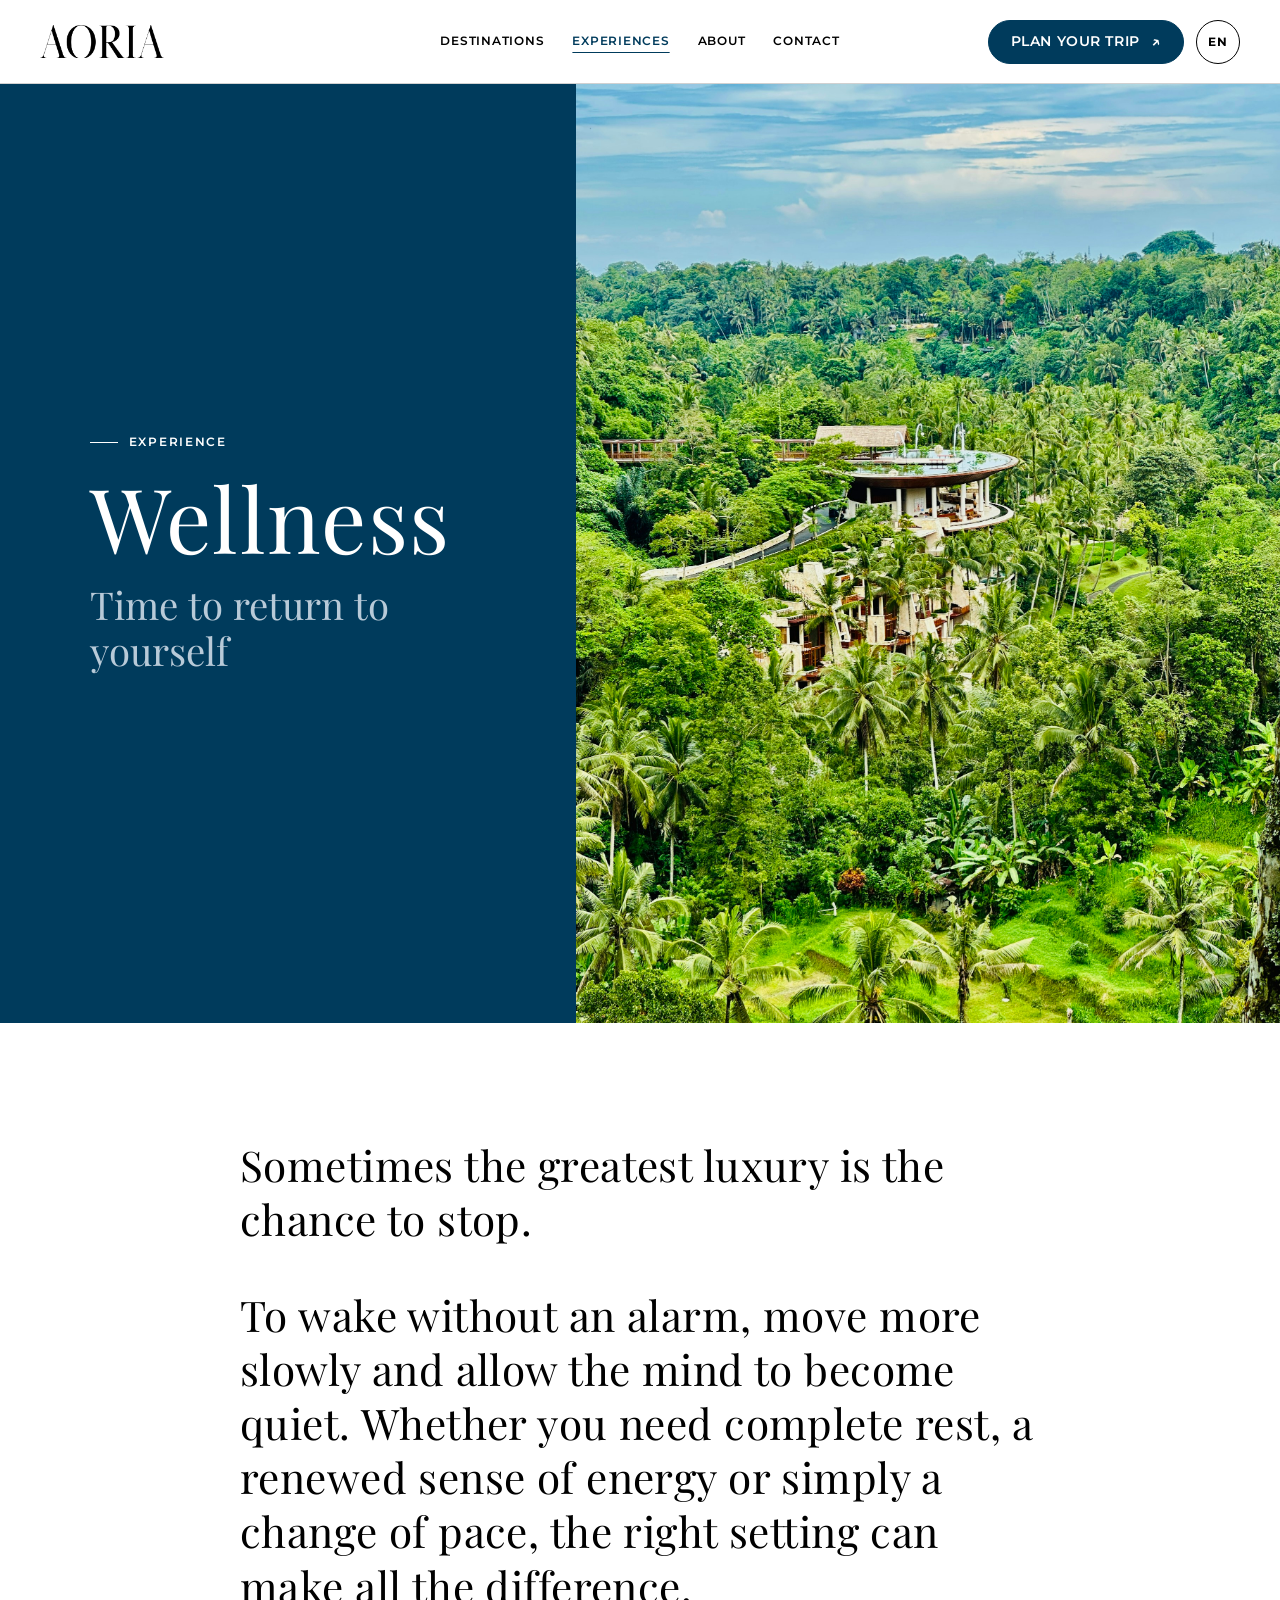
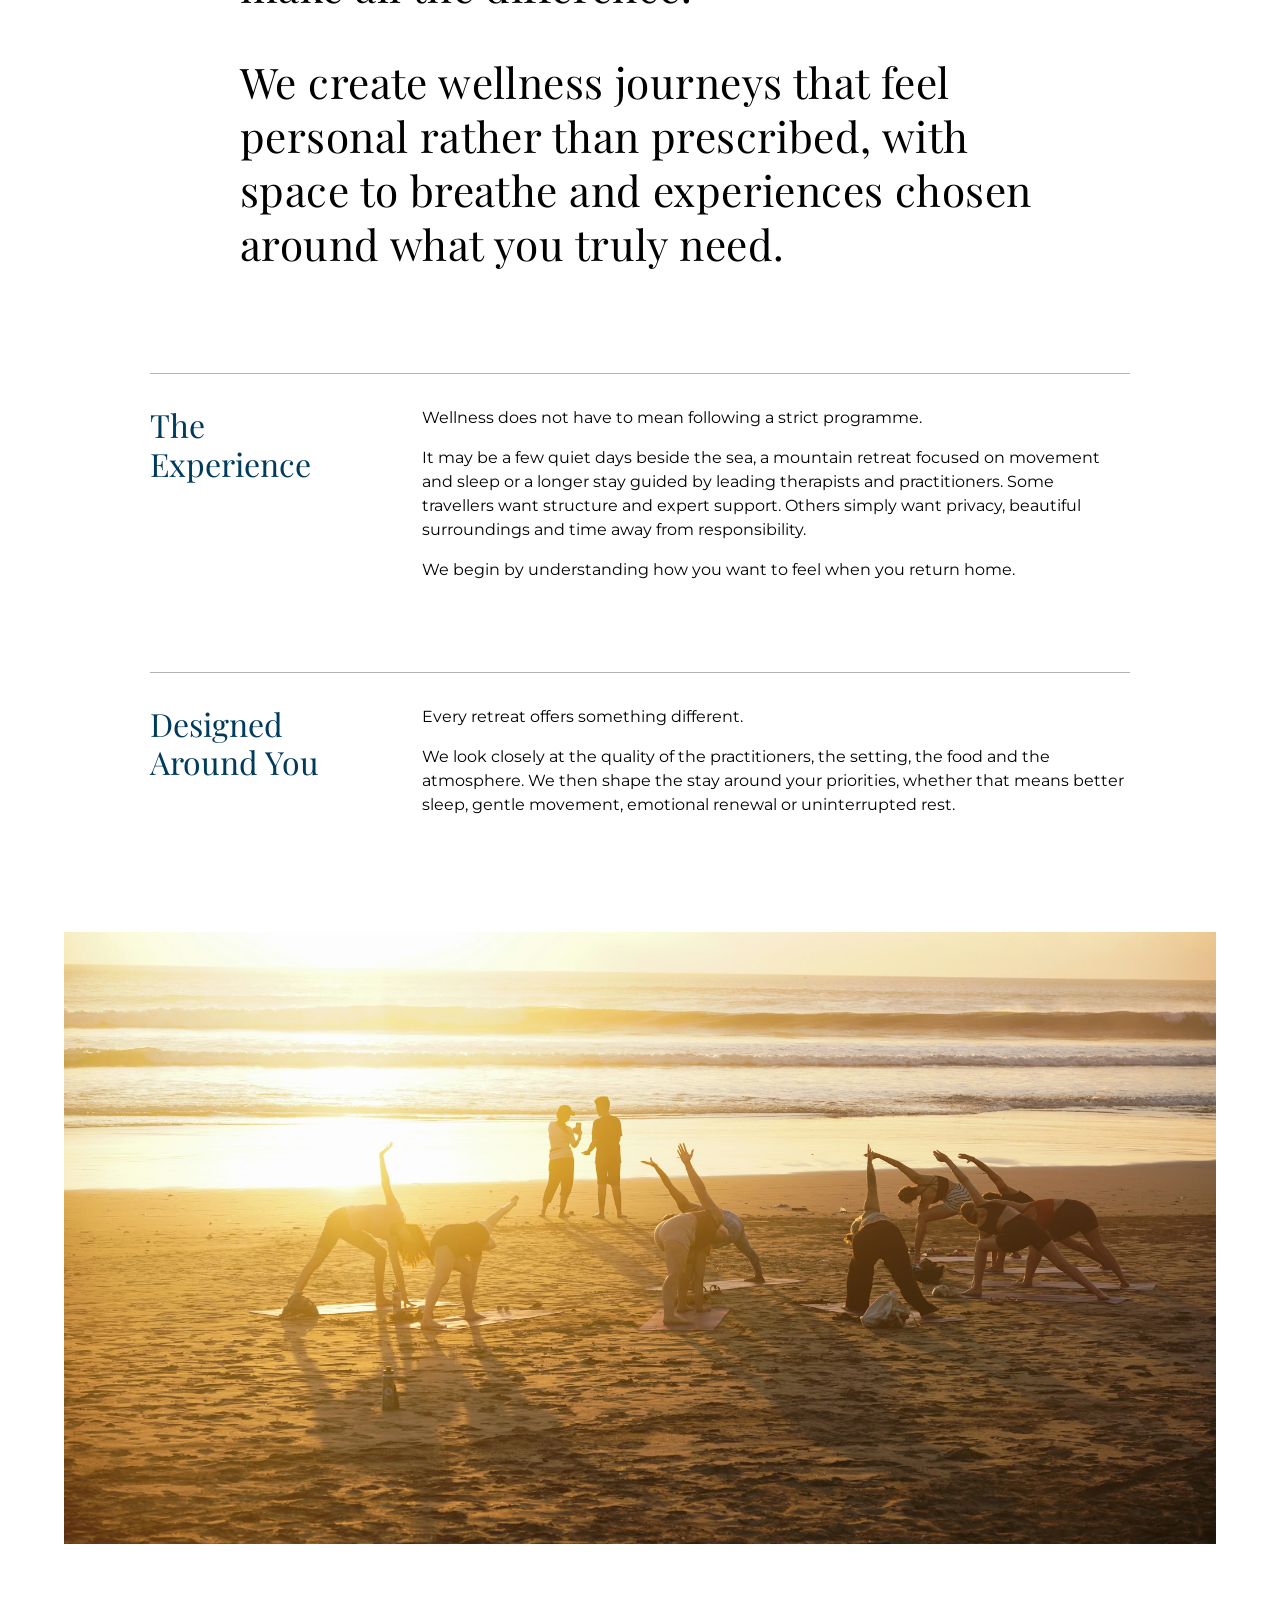
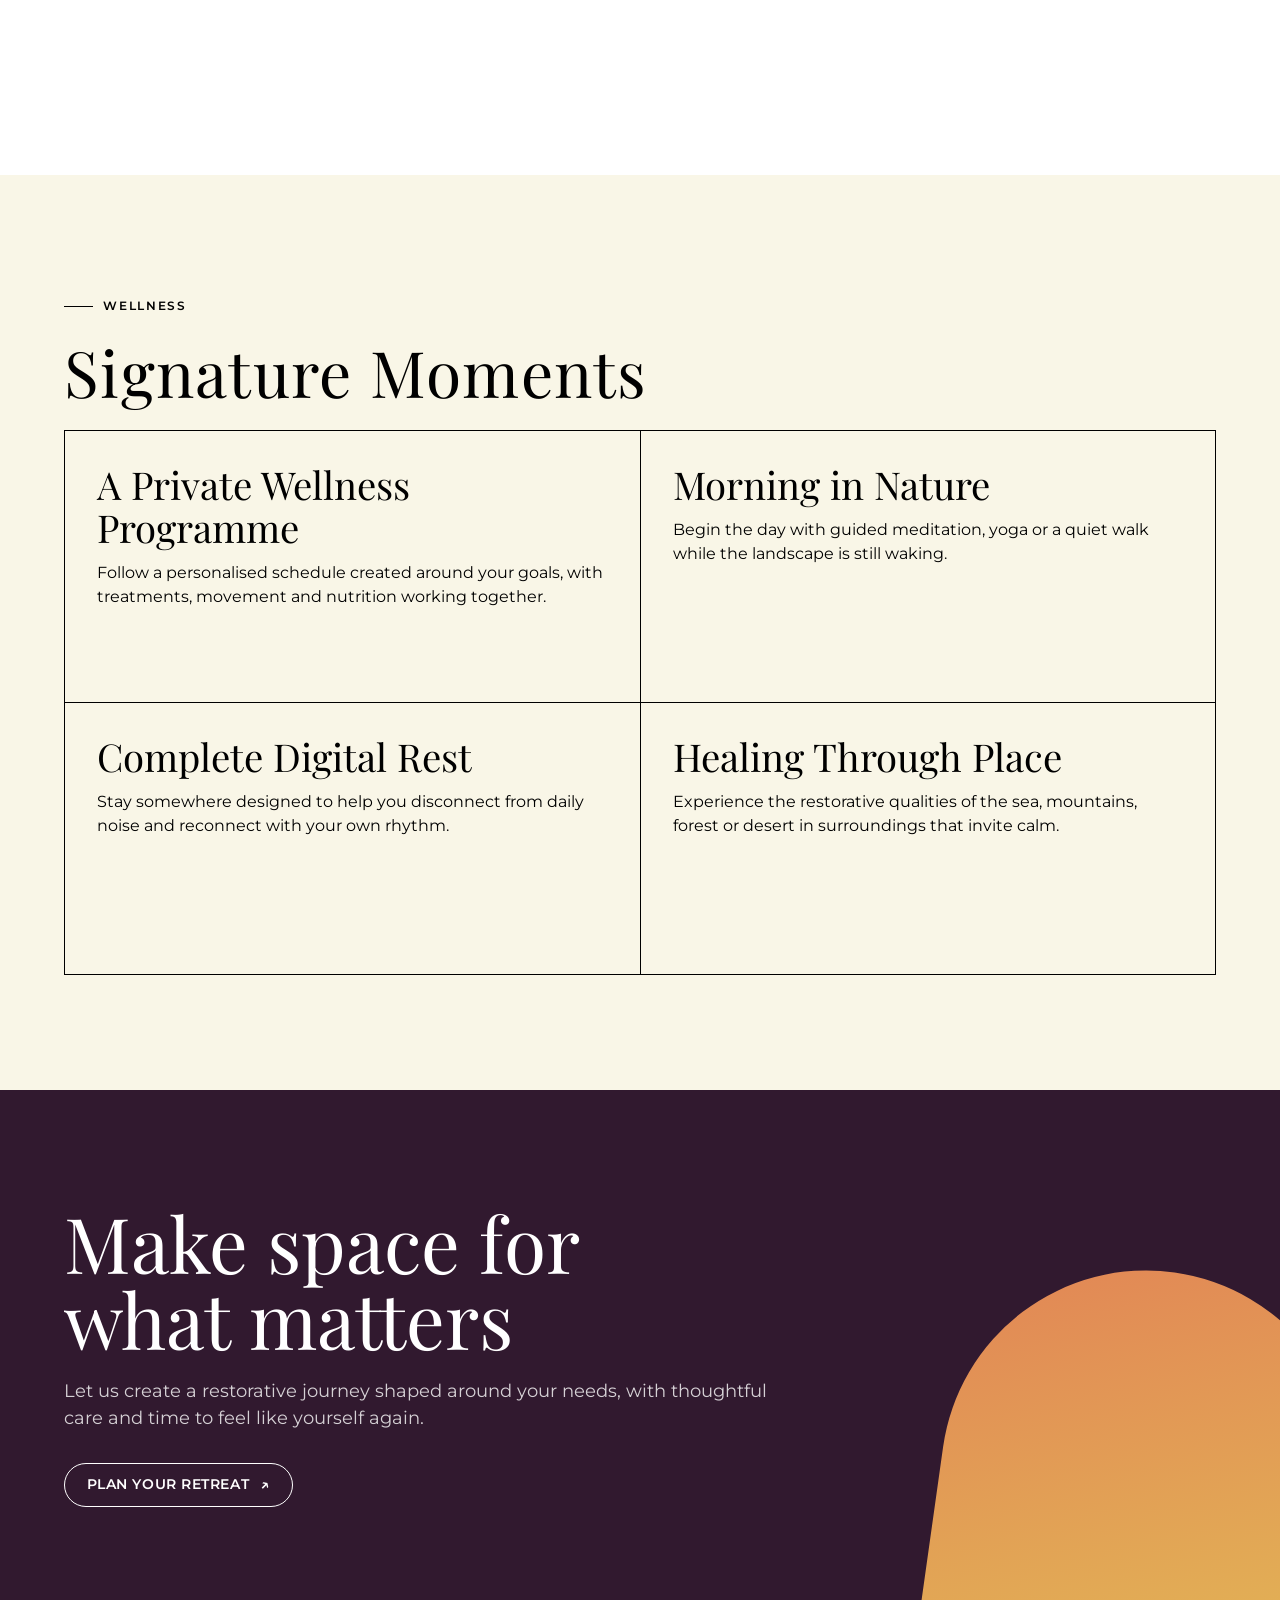
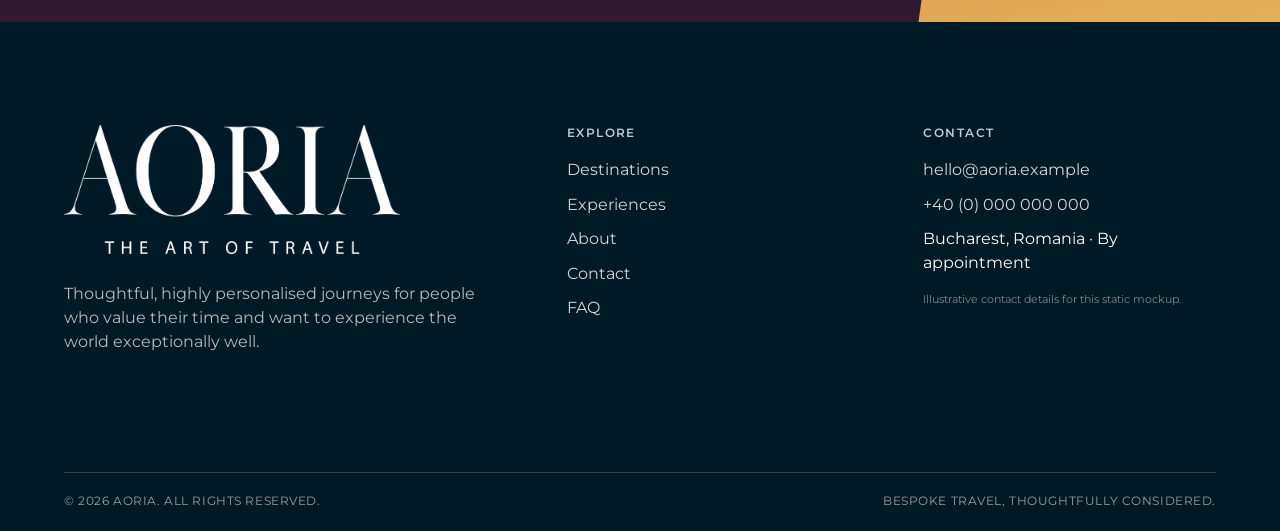
<file: experience-wellness.html>
<!doctype html>
<html lang="en">
<head>
  <meta charset="utf-8">
  <meta name="viewport" content="width=device-width, initial-scale=1">
  <meta name="description" content="Restorative escapes created around space, nature and the way you want to feel.">
  <title>Wellness — Aoria Experiences</title>
  <link rel="icon" type="image/png" href="assets/brand/AORIA_icon.png">
  <link rel="stylesheet" href="styles.css">
  <script src="script.js" defer></script>
</head>
<body>
  <a class="skip-link" href="#main-content">Skip to content</a>
  <header class="site-header">
    <div class="site-header__inner">
      <a class="site-wordmark" href="index.html" aria-label="Aoria home"><img class="site-logo" src="assets/brand/AORIA_logo.png" alt="" width="3334" height="889"></a>
      <nav class="desktop-nav" aria-label="Primary navigation">
        <a href="destinations.html">Destinations</a>
        <a href="experiences.html" aria-current="page">Experiences</a>
        <a href="about.html">About</a>
        <a href="contact.html">Contact</a>
      </nav>
      <div class="site-actions">
        <a class="button button--navy" href="contact.html">Plan your trip</a>
        <div class="language-wrap">
          <button class="language-button" type="button" aria-expanded="false" aria-controls="language-note" data-language-toggle>EN</button>
          <p class="language-note" id="language-note" hidden>English is the only language represented in this static mockup.</p>
        </div>
        <button class="menu-button" type="button" aria-expanded="false" aria-controls="mobile-menu" aria-label="Open navigation" data-menu-toggle><span></span></button>
      </div>
    </div>
  </header>
  <aside class="mobile-menu" id="mobile-menu" aria-hidden="true" data-mobile-menu>
    <nav aria-label="Mobile navigation">
      <a href="destinations.html">Destinations</a>
      <a href="experiences.html" aria-current="page">Experiences</a>
      <a href="about.html">About</a>
      <a href="contact.html">Contact</a>
    </nav>
    <a class="button button--navy mobile-menu__action" href="contact.html">Plan your trip</a>
  </aside>

  <main id="main-content">
    <section class="detail-hero" aria-labelledby="wellness-title">
      <div class="detail-hero__copy" data-reveal>
        <p class="eyebrow">Experience</p>
        <h1 class="display-title" id="wellness-title">Wellness</h1>
        <p class="detail-hero__headline">Time to return to yourself</p>
      </div>
      <div class="detail-hero__media">
        <img src="assets/images/wellness-retreat.jpg" alt="A secluded retreat nestled in dense tropical forest">
      </div>
    </section>

    <article class="editorial-body">
      <div class="editorial-body__intro content-container" data-reveal>
        <p>Sometimes the greatest luxury is the chance to stop.</p>
        <p>To wake without an alarm, move more slowly and allow the mind to become quiet. Whether you need complete rest, a renewed sense of energy or simply a change of pace, the right setting can make all the difference.</p>
        <p>We create wellness journeys that feel personal rather than prescribed, with space to breathe and experiences chosen around what you truly need.</p>
      </div>
      <div class="editorial-sections">
        <section class="editorial-section" aria-labelledby="wellness-experience-title" data-reveal>
          <h2 class="editorial-section__title" id="wellness-experience-title">The Experience</h2>
          <div class="editorial-section__content">
            <p>Wellness does not have to mean following a strict programme.</p>
            <p>It may be a few quiet days beside the sea, a mountain retreat focused on movement and sleep or a longer stay guided by leading therapists and practitioners. Some travellers want structure and expert support. Others simply want privacy, beautiful surroundings and time away from responsibility.</p>
            <p>We begin by understanding how you want to feel when you return home.</p>
          </div>
        </section>
        <section class="editorial-section" aria-labelledby="wellness-designed-title" data-reveal>
          <h2 class="editorial-section__title" id="wellness-designed-title">Designed Around You</h2>
          <div class="editorial-section__content">
            <p>Every retreat offers something different.</p>
            <p>We look closely at the quality of the practitioners, the setting, the food and the atmosphere. We then shape the stay around your priorities, whether that means better sleep, gentle movement, emotional renewal or uninterrupted rest.</p>
          </div>
        </section>
      </div>
      <div class="photo-break" data-reveal>
        <figure>
          <img src="assets/images/wellness-yoga.jpg" alt="A group practising yoga on a beach at sunset" loading="lazy">
        </figure>
      </div>
    </article>

    <section class="signature-section" aria-labelledby="wellness-moments-title">
      <div class="container">
        <p class="section-label">Wellness</p>
        <h2 class="section-title" id="wellness-moments-title">Signature Moments</h2>
        <div class="signature-grid">
          <article class="signature-card" data-reveal><h3>A Private Wellness Programme</h3><p>Follow a personalised schedule created around your goals, with treatments, movement and nutrition working together.</p></article>
          <article class="signature-card" data-reveal><h3>Morning in Nature</h3><p>Begin the day with guided meditation, yoga or a quiet walk while the landscape is still waking.</p></article>
          <article class="signature-card" data-reveal><h3>Complete Digital Rest</h3><p>Stay somewhere designed to help you disconnect from daily noise and reconnect with your own rhythm.</p></article>
          <article class="signature-card" data-reveal><h3>Healing Through Place</h3><p>Experience the restorative qualities of the sea, mountains, forest or desert in surroundings that invite calm.</p></article>
        </div>
      </div>
    </section>

    <section class="closing-cta" aria-labelledby="wellness-cta-title">
      <div class="container closing-cta__inner" data-reveal>
        <h2 id="wellness-cta-title">Make space for what matters</h2>
        <p>Let us create a restorative journey shaped around your needs, with thoughtful care and time to feel like yourself again.</p>
        <a class="button button--light" href="contact.html">Plan Your Retreat</a>
      </div>
    </section>
  </main>

  <footer class="site-footer">
    <div class="container site-footer__top">
      <div class="site-footer__brand">
        <img class="footer-brand-logo" src="assets/brand/AORIA_logo_tagline.png" alt="Aoria — The Art of Travel" width="3334" height="1285" loading="lazy">
        <p class="footer-statement">Thoughtful, highly personalised journeys for people who value their time and want to experience the world exceptionally well.</p>
      </div>
      <div>
        <h2 class="footer-heading">Explore</h2>
        <ul class="footer-list">
          <li><a href="destinations.html">Destinations</a></li>
          <li><a href="experiences.html">Experiences</a></li>
          <li><a href="about.html">About</a></li>
          <li><a href="contact.html">Contact</a></li>
          <li><a href="contact.html" data-mock-link data-mock-message="FAQ copy was not supplied in the brief. This placeholder does not open a separate FAQ page; please use Contact for assistance.">FAQ</a></li>
        </ul>
      </div>
      <div>
        <h2 class="footer-heading">Contact</h2>
        <ul class="footer-list">
          <li><a href="mailto:hello@aoria.example">hello@aoria.example</a></li>
          <li><a href="tel:+40000000000">+40 (0) 000 000 000</a></li>
          <li>Bucharest, Romania · By appointment</li>
        </ul>
        <small class="footer-mock-label">Illustrative contact details for this static mockup.</small>
      </div>
    </div>
    <div class="container site-footer__bottom">
      <span>© <span data-year>2026</span> Aoria. All rights reserved.</span>
      <span>Bespoke travel, thoughtfully considered.</span>
    </div>
  </footer>
  <div class="mock-toast" role="status" aria-live="polite" data-mock-toast hidden></div>
</body>
</html>
</file>
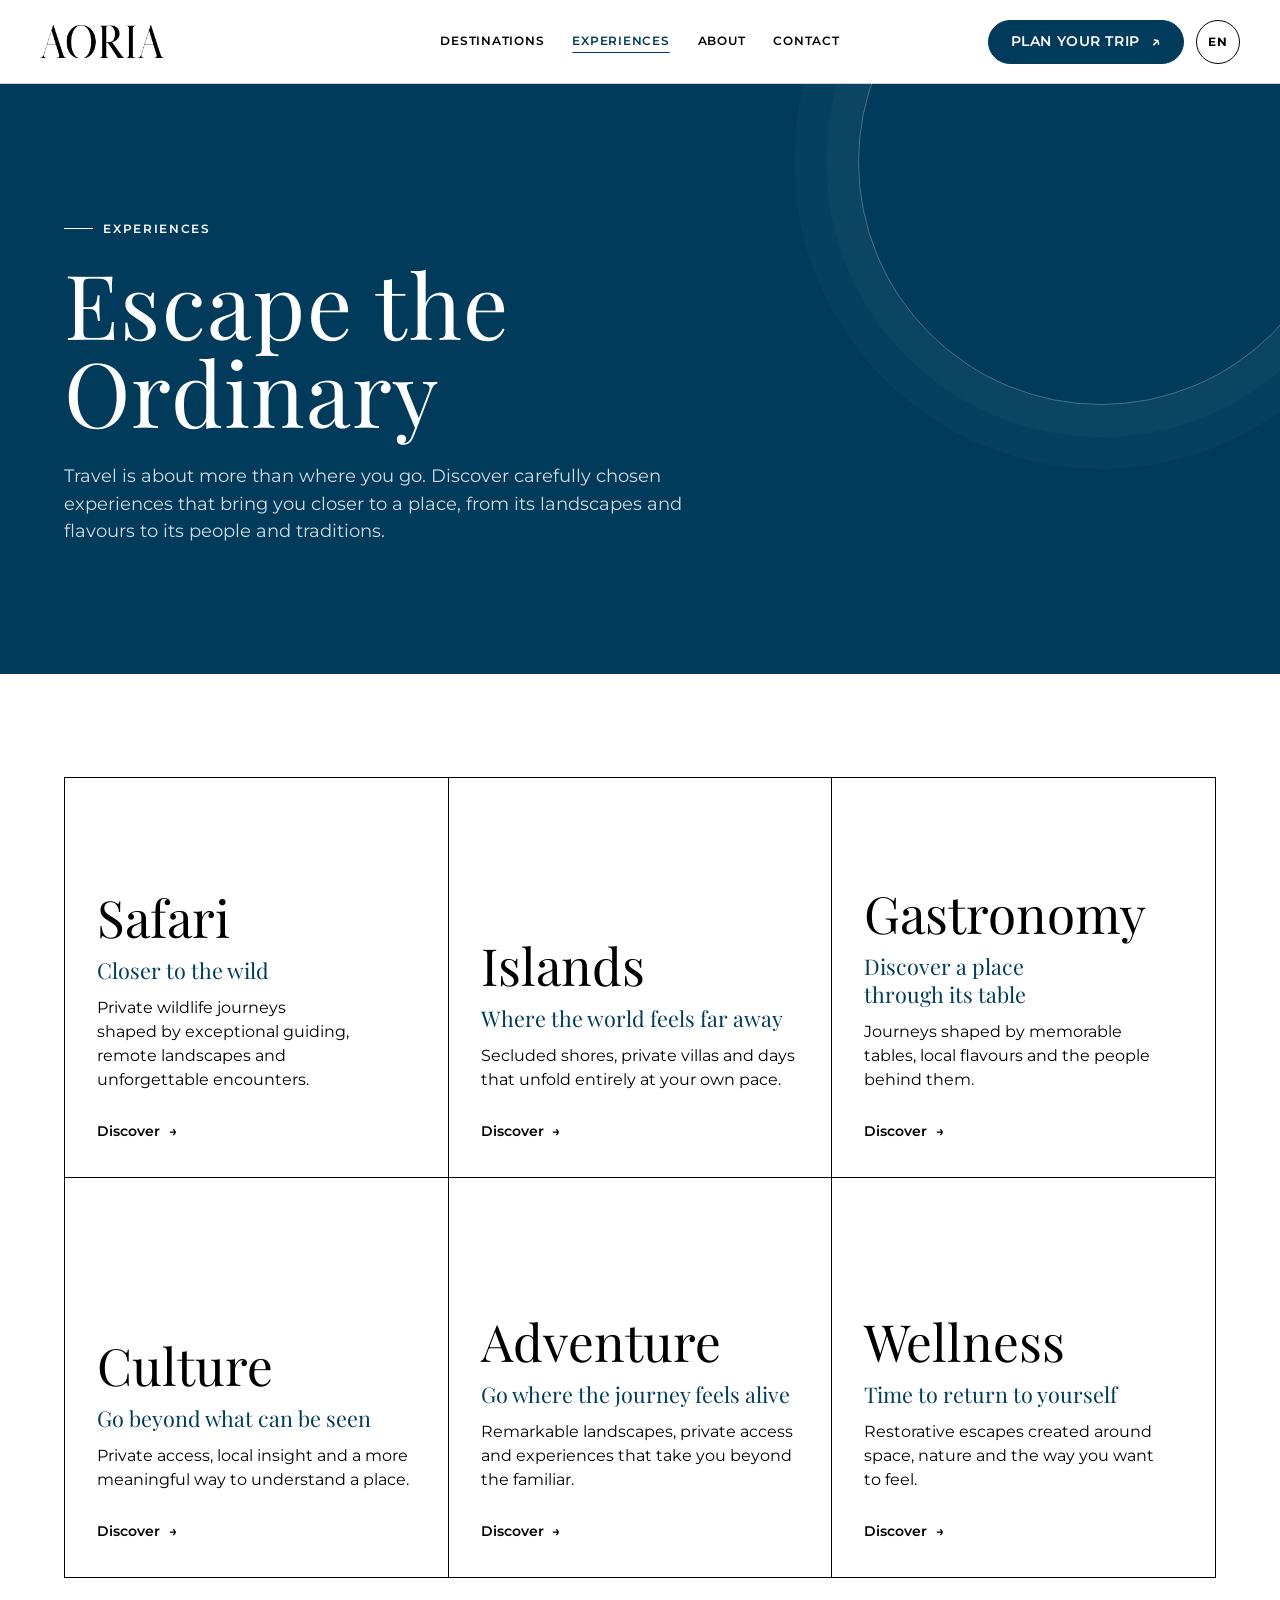
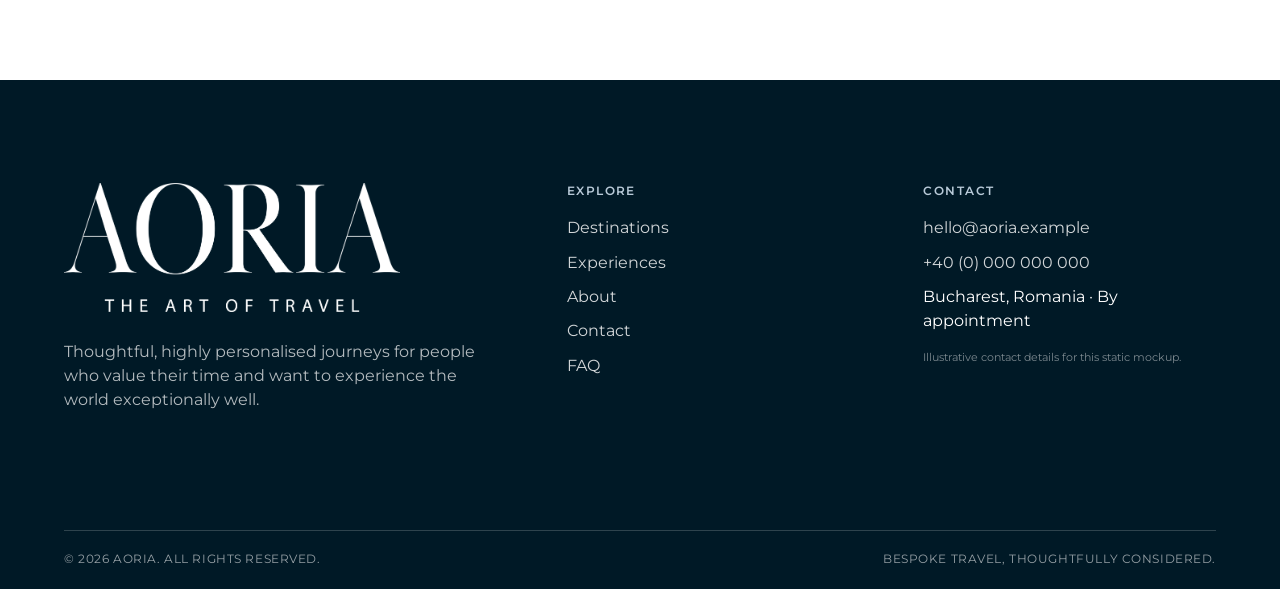
<file: experiences.html>
<!doctype html>
<html lang="en">
<head>
  <meta charset="utf-8">
  <meta name="viewport" content="width=device-width, initial-scale=1">
  <meta name="description" content="Discover Aoria's private safari, island, gastronomy, culture, adventure and wellness experiences.">
  <title>Experiences — Aoria</title>
  <link rel="icon" type="image/png" href="assets/brand/AORIA_icon.png">
  <link rel="stylesheet" href="styles.css">
  <script src="script.js" defer></script>
</head>
<body>
  <a class="skip-link" href="#main-content">Skip to content</a>
  <header class="site-header">
    <div class="site-header__inner">
      <a class="site-wordmark" href="index.html" aria-label="Aoria home"><img class="site-logo" src="assets/brand/AORIA_logo.png" alt="" width="3334" height="889"></a>
      <nav class="desktop-nav" aria-label="Primary navigation">
        <a href="destinations.html">Destinations</a>
        <a href="experiences.html" aria-current="page">Experiences</a>
        <a href="about.html">About</a>
        <a href="contact.html">Contact</a>
      </nav>
      <div class="site-actions">
        <a class="button button--navy" href="contact.html">Plan your trip</a>
        <div class="language-wrap">
          <button class="language-button" type="button" aria-expanded="false" aria-controls="language-note" data-language-toggle>EN</button>
          <p class="language-note" id="language-note" hidden>English is the only language represented in this static mockup.</p>
        </div>
        <button class="menu-button" type="button" aria-expanded="false" aria-controls="mobile-menu" aria-label="Open navigation" data-menu-toggle><span></span></button>
      </div>
    </div>
  </header>
  <aside class="mobile-menu" id="mobile-menu" aria-hidden="true" data-mobile-menu>
    <nav aria-label="Mobile navigation">
      <a href="destinations.html">Destinations</a>
      <a href="experiences.html" aria-current="page">Experiences</a>
      <a href="about.html">About</a>
      <a href="contact.html">Contact</a>
    </nav>
    <a class="button button--navy mobile-menu__action" href="contact.html">Plan your trip</a>
  </aside>

  <main id="main-content">
    <section class="page-hero" aria-labelledby="experiences-title">
      <div class="container page-hero__inner" data-reveal>
        <p class="eyebrow">Experiences</p>
        <h1 class="display-title" id="experiences-title">Escape the Ordinary</h1>
        <p class="lead">Travel is about more than where you go. Discover carefully chosen experiences that bring you closer to a place, from its landscapes and flavours to its people and traditions.</p>
      </div>
    </section>

    <section class="section" aria-label="Explore our experiences">
      <div class="container">
        <div class="experience-list">
          <a class="experience-card" href="experience-safari.html" data-reveal>
            <h2>Safari</h2>
            <h3>Closer to the wild</h3>
            <p>Private wildlife journeys shaped by exceptional guiding, remote landscapes and unforgettable encounters.</p>
            <span class="text-link">Discover</span>
          </a>
          <a class="experience-card" href="experience-islands.html" data-reveal>
            <h2>Islands</h2>
            <h3>Where the world feels far away</h3>
            <p>Secluded shores, private villas and days that unfold entirely at your own pace.</p>
            <span class="text-link">Discover</span>
          </a>
          <a class="experience-card" href="experience-gastronomy.html" data-reveal>
            <h2>Gastronomy</h2>
            <h3>Discover a place through its table</h3>
            <p>Journeys shaped by memorable tables, local flavours and the people behind them.</p>
            <span class="text-link">Discover</span>
          </a>
          <a class="experience-card" href="experience-culture.html" data-reveal>
            <h2>Culture</h2>
            <h3>Go beyond what can be seen</h3>
            <p>Private access, local insight and a more meaningful way to understand a place.</p>
            <span class="text-link">Discover</span>
          </a>
          <a class="experience-card" href="experience-adventure.html" data-reveal>
            <h2>Adventure</h2>
            <h3>Go where the journey feels alive</h3>
            <p>Remarkable landscapes, private access and experiences that take you beyond the familiar.</p>
            <span class="text-link">Discover</span>
          </a>
          <a class="experience-card" href="experience-wellness.html" data-reveal>
            <h2>Wellness</h2>
            <h3>Time to return to yourself</h3>
            <p>Restorative escapes created around space, nature and the way you want to feel.</p>
            <span class="text-link">Discover</span>
          </a>
        </div>
      </div>
    </section>

  </main>

  <footer class="site-footer">
    <div class="container site-footer__top">
      <div class="site-footer__brand">
        <img class="footer-brand-logo" src="assets/brand/AORIA_logo_tagline.png" alt="Aoria — The Art of Travel" width="3334" height="1285" loading="lazy">
        <p class="footer-statement">Thoughtful, highly personalised journeys for people who value their time and want to experience the world exceptionally well.</p>
      </div>
      <div>
        <h2 class="footer-heading">Explore</h2>
        <ul class="footer-list">
          <li><a href="destinations.html">Destinations</a></li>
          <li><a href="experiences.html">Experiences</a></li>
          <li><a href="about.html">About</a></li>
          <li><a href="contact.html">Contact</a></li>
          <li><a href="contact.html" data-mock-link data-mock-message="FAQ copy was not supplied in the brief. This placeholder does not open a separate FAQ page; please use Contact for assistance.">FAQ</a></li>
        </ul>
      </div>
      <div>
        <h2 class="footer-heading">Contact</h2>
        <ul class="footer-list">
          <li><a href="mailto:hello@aoria.example">hello@aoria.example</a></li>
          <li><a href="tel:+40000000000">+40 (0) 000 000 000</a></li>
          <li>Bucharest, Romania · By appointment</li>
        </ul>
        <small class="footer-mock-label">Illustrative contact details for this static mockup.</small>
      </div>
    </div>
    <div class="container site-footer__bottom">
      <span>© <span data-year>2026</span> Aoria. All rights reserved.</span>
      <span>Bespoke travel, thoughtfully considered.</span>
    </div>
  </footer>
  <div class="mock-toast" role="status" aria-live="polite" data-mock-toast hidden></div>
</body>
</html>
</file>
<file: styles.css>
@import url("https://fonts.googleapis.com/css2?family=Montserrat:ital,wght@0,400;0,500;0,600;0,700;1,400&family=Playfair+Display:ital,wght@0,400;0,500;0,600;1,400&display=swap");

:root {
  --ink: #000000;
  --navy: #003b5c;
  --navy-deep: #001926;
  --powder: #b8cad8;
  --powder-soft: #eaeff3;
  --ivory: #f9f6e7;
  --paper: #ffffff;
  --plum: #31192f;
  --green: #67b679;
  --orange: #ff965c;
  --yellow: #ffde5b;
  --gray-200: #d5d5d5;
  --gray-600: #5f666b;
  --focus-blue: #4d65ff;
  --error: #a52722;
  --success: #246b3d;
  --font-display: "Playfair Display", Georgia, "Times New Roman", serif;
  --font-sans: "Montserrat", "Helvetica Neue", Helvetica, Arial, sans-serif;
  --space-1: 0.25rem;
  --space-2: 0.5rem;
  --space-3: 0.75rem;
  --space-4: 1rem;
  --space-5: 1.5rem;
  --space-6: 2rem;
  --space-7: 3rem;
  --space-8: 4rem;
  --space-9: 5rem;
  --space-10: 6rem;
  --space-11: 8rem;
  --radius-sm: 0.25rem;
  --radius-card: 0.75rem;
  --radius-field: 0.875rem;
  --radius-pill: 999px;
  --shadow-soft: 0 4px 9px -2px rgb(0 0 0 / 10%);
  --shadow-float: 0 18px 48px rgb(0 59 92 / 16%);
  --ease-editorial: cubic-bezier(0.77, 0, 0.175, 1);
  --ease-soft: cubic-bezier(0.455, 0.03, 0.515, 0.955);
  --container: 82rem;
  --content: 61.25rem;
  --header-height: 5.25rem;
}

*,
*::before,
*::after {
  box-sizing: border-box;
}

html {
  scroll-behavior: smooth;
  text-size-adjust: 100%;
}

body {
  margin: 0;
  color: var(--ink);
  background: var(--paper);
  font-family: var(--font-sans);
  font-size: 1rem;
  line-height: 1.5;
  -webkit-font-smoothing: antialiased;
}

body.menu-open {
  overflow: hidden;
}

img {
  display: block;
  width: 100%;
  max-width: 100%;
  height: auto;
}

button,
input,
select,
textarea {
  color: inherit;
  font: inherit;
}

button,
a {
  -webkit-tap-highlight-color: transparent;
}

a {
  color: inherit;
}

h1,
h2,
h3,
h4,
p,
figure,
blockquote {
  margin-top: 0;
}

h1,
h2,
h3,
h4 {
  text-wrap: balance;
}

p {
  text-wrap: pretty;
}

::selection {
  color: var(--paper);
  background: var(--navy);
}

:focus-visible {
  outline: 3px solid var(--paper);
  outline-offset: 2px;
  box-shadow: 0 0 0 6px var(--focus-blue);
}

.skip-link {
  position: fixed;
  z-index: 1000;
  top: var(--space-3);
  left: var(--space-3);
  padding: 0.65rem 1rem;
  color: var(--paper);
  background: var(--navy-deep);
  border-radius: var(--radius-pill);
  transform: translateY(-180%);
  transition: transform 180ms ease;
}

.skip-link:focus {
  transform: translateY(0);
}

.sr-only {
  position: absolute;
  width: 1px;
  height: 1px;
  padding: 0;
  margin: -1px;
  overflow: hidden;
  clip: rect(0, 0, 0, 0);
  white-space: nowrap;
  border: 0;
}

.container {
  width: min(calc(100% - 8rem), var(--container));
  margin-inline: auto;
}

.content-container {
  width: min(calc(100% - 3rem), var(--content));
  margin-inline: auto;
}

.section {
  padding-block: clamp(5rem, 8vw, 8rem);
}

.section--ivory {
  background: var(--ivory);
}

.section--powder {
  background: var(--powder-soft);
}

.section--navy {
  color: var(--paper);
  background: var(--navy);
}

.section--plum {
  color: var(--paper);
  background: var(--plum);
}

.section-label,
.eyebrow {
  display: inline-flex;
  align-items: center;
  gap: 0.65rem;
  margin: 0 0 1.35rem;
  font-size: 0.75rem;
  font-weight: 600;
  line-height: 1.5;
  letter-spacing: 0.14em;
  text-transform: uppercase;
}

.section-label::before,
.eyebrow::before {
  content: "";
  width: 1.8rem;
  height: 1px;
  background: currentColor;
}

.display-title,
.section-title,
.card-title {
  font-family: var(--font-display);
  font-weight: 400;
}

.display-title {
  max-width: 13ch;
  margin-bottom: 1.75rem;
  font-size: clamp(3.4rem, 7vw, 6rem);
  line-height: 0.98;
  letter-spacing: 0.015em;
}

.section-title {
  max-width: 18ch;
  margin-bottom: 1.5rem;
  font-size: clamp(2.6rem, 5vw, 4rem);
  line-height: 1.08;
  letter-spacing: 0.02em;
}

.section-intro {
  display: grid;
  grid-template-columns: minmax(0, 1.35fr) minmax(17rem, 0.65fr);
  gap: var(--space-8);
  align-items: end;
  margin-bottom: var(--space-8);
}

.section-intro > p,
.lead {
  max-width: 43ch;
  margin-bottom: 0;
  font-size: 1.125rem;
  line-height: 1.55;
}

.section-intro > p {
  color: var(--gray-600);
}

.section--navy .section-intro > p,
.section--plum .section-intro > p {
  color: rgb(255 255 255 / 78%);
}

.button,
.icon-button {
  display: inline-flex;
  min-height: 2.75rem;
  align-items: center;
  justify-content: center;
  gap: 0.7rem;
  border: 1px solid var(--ink);
  cursor: pointer;
  font-size: 0.875rem;
  font-weight: 600;
  line-height: 1.5;
  letter-spacing: 0.04em;
  text-decoration: none;
  text-transform: uppercase;
  transition: color 400ms, background-color 400ms, border-color 400ms,
    transform 400ms var(--ease-editorial);
}

.button {
  padding: 0.58rem 1.35rem;
  color: var(--paper);
  background: var(--ink);
  border-radius: var(--radius-pill);
}

.button::after {
  content: "\2197";
  font-size: 1rem;
  line-height: 1;
  transition: transform 400ms var(--ease-editorial);
}

.button:hover {
  color: var(--ink);
  background: var(--paper);
  transform: translateY(-2px);
}

.button:hover::after {
  transform: translate(0.15rem, -0.15rem);
}

.button:active {
  transform: translateY(1px) scale(0.98);
}

.button--light {
  color: var(--paper);
  background: transparent;
  border-color: var(--paper);
}

.button--light:hover {
  color: var(--navy);
  background: var(--paper);
}

.button--navy {
  background: var(--navy);
  border-color: var(--navy);
}

.button--outline {
  color: var(--ink);
  background: transparent;
}

.button--outline:hover {
  color: var(--paper);
  background: var(--ink);
}

.text-link {
  display: inline-flex;
  align-items: center;
  gap: 0.55rem;
  padding-block: 0.2rem;
  font-size: 0.875rem;
  font-weight: 600;
  text-underline-offset: 0.35rem;
  text-decoration-thickness: 1px;
  transition: gap 400ms var(--ease-editorial);
}

.text-link::after {
  content: "\2192";
}

.text-link:hover {
  gap: 0.9rem;
}

/* Global navigation */
.site-header {
  position: relative;
  z-index: 50;
  height: var(--header-height);
  color: var(--ink);
  background: rgb(255 255 255 / 96%);
  border-bottom: 1px solid rgb(0 0 0 / 18%);
}

.site-header__inner {
  display: grid;
  width: min(calc(100% - 5rem), var(--container));
  height: 100%;
  margin-inline: auto;
  grid-template-columns: 1fr auto 1fr;
  align-items: center;
  gap: var(--space-6);
}

.site-wordmark {
  display: inline-flex;
  width: 7.75rem;
  min-height: 2.75rem;
  align-items: center;
  text-decoration: none;
}

.site-logo {
  display: block;
  width: 100%;
  height: auto;
}

.desktop-nav {
  display: flex;
  align-items: center;
  justify-content: center;
  gap: 0.35rem;
}

.desktop-nav a {
  padding: 0.65rem 0.7rem;
  font-size: 0.78rem;
  font-weight: 600;
  letter-spacing: 0.06em;
  text-decoration: none;
  text-transform: uppercase;
  text-underline-offset: 0.45rem;
}

.desktop-nav a:hover,
.desktop-nav a[aria-current="page"] {
  color: var(--navy);
  text-decoration: underline;
}

.site-actions {
  display: flex;
  align-items: center;
  justify-content: flex-end;
  gap: 0.75rem;
}

.language-wrap {
  position: relative;
}

.language-button,
.menu-button {
  min-width: 2.75rem;
  min-height: 2.75rem;
  padding: 0.45rem 0.65rem;
  background: transparent;
  border: 1px solid var(--ink);
  border-radius: var(--radius-pill);
  cursor: pointer;
  font-size: 0.75rem;
  font-weight: 700;
  letter-spacing: 0.06em;
}

.language-note {
  position: absolute;
  z-index: 60;
  top: calc(100% + 0.65rem);
  right: 0;
  width: 15rem;
  padding: 1rem;
  color: var(--ink);
  background: var(--paper);
  border: 1px solid var(--ink);
  box-shadow: var(--shadow-soft);
  font-size: 0.82rem;
}

.menu-button {
  display: none;
  position: relative;
}

.menu-button span,
.menu-button::before,
.menu-button::after {
  position: absolute;
  left: 50%;
  width: 1.05rem;
  height: 1px;
  content: "";
  background: currentColor;
  transform: translateX(-50%);
  transition: transform 300ms var(--ease-editorial), opacity 200ms;
}

.menu-button::before {
  top: 0.88rem;
}

.menu-button span {
  top: 1.31rem;
}

.menu-button::after {
  top: 1.74rem;
}

.menu-button[aria-expanded="true"]::before {
  top: 1.31rem;
  transform: translateX(-50%) rotate(45deg);
}

.menu-button[aria-expanded="true"] span {
  opacity: 0;
}

.menu-button[aria-expanded="true"]::after {
  top: 1.31rem;
  transform: translateX(-50%) rotate(-45deg);
}

.mobile-menu {
  display: none;
}

/* Home */
.home-hero {
  position: relative;
  display: grid;
  min-height: calc(100svh - var(--header-height));
  align-items: end;
  overflow: hidden;
  color: var(--paper);
  background: var(--navy-deep);
  isolation: isolate;
}

.home-hero::before {
  position: absolute;
  z-index: -2;
  inset: 0;
  content: "";
  background-image: url("assets/images/home-hero.jpg");
  background-position: center 54%;
  background-size: cover;
  transform: scale(1.01);
}

.home-hero::after {
  position: absolute;
  z-index: -1;
  inset: 0;
  content: "";
  background:
    linear-gradient(90deg, rgb(0 25 38 / 92%) 0%, rgb(0 43 65 / 68%) 45%, rgb(0 25 38 / 18%) 100%),
    linear-gradient(0deg, rgb(0 25 38 / 62%), transparent 48%);
}

.home-hero__inner {
  width: min(calc(100% - 8rem), var(--container));
  margin-inline: auto;
  padding-block: clamp(5rem, 12vh, 8rem);
}

.home-hero__copy {
  max-width: 52rem;
}

.home-hero__copy .display-title {
  font-style: normal;
}

.home-hero__copy .display-title em {
  font-style: italic;
}

.home-hero__copy .lead {
  max-width: 38rem;
  margin-bottom: 2rem;
  color: rgb(255 255 255 / 88%);
}

.hero-index {
  position: absolute;
  right: clamp(2rem, 6vw, 6rem);
  bottom: 2.5rem;
  display: flex;
  align-items: center;
  gap: 0.7rem;
  font-size: 0.72rem;
  font-weight: 600;
  letter-spacing: 0.12em;
  text-transform: uppercase;
}

.hero-index::before {
  width: 4rem;
  height: 1px;
  content: "";
  background: currentColor;
}

.destination-grid {
  display: grid;
  grid-template-columns: repeat(12, minmax(0, 1fr));
  gap: 1.25rem;
}

.destination-card {
  position: relative;
  grid-column: span 6;
  min-height: 34rem;
  overflow: hidden;
  color: var(--paper);
  background: var(--navy);
  text-decoration: none;
}

.destination-card:nth-child(2),
.destination-card:nth-child(3) {
  grid-column: span 6;
}

.destination-card img {
  height: 100%;
  object-fit: cover;
  transition: transform 650ms var(--ease-soft);
}

.destination-card::after {
  position: absolute;
  inset: 0;
  content: "";
  background: linear-gradient(0deg, rgb(0 25 38 / 88%), transparent 66%);
}

.destination-card__copy {
  position: absolute;
  z-index: 2;
  right: 0;
  bottom: 0;
  left: 0;
  padding: clamp(1.5rem, 4vw, 3rem);
}

.destination-card__region {
  display: block;
  margin-bottom: 0.75rem;
  font-size: 0.7rem;
  letter-spacing: 0.12em;
  text-transform: uppercase;
}

.destination-card h3 {
  margin-bottom: 0.7rem;
  font-family: var(--font-display);
  font-size: clamp(2.4rem, 4vw, 3.7rem);
  font-weight: 400;
  line-height: 1;
}

.destination-card p {
  max-width: 38rem;
  margin-bottom: 0;
  color: rgb(255 255 255 / 82%);
}

.destination-card__link {
  display: inline-flex;
  align-items: center;
  gap: 0.55rem;
  margin-top: 1.1rem;
  font-size: 0.75rem;
  font-weight: 600;
  letter-spacing: 0.06em;
  text-decoration: underline;
  text-underline-offset: 0.35rem;
  text-transform: uppercase;
}

.destination-card__link::after {
  content: "\2192";
  transition: transform 400ms var(--ease-editorial);
}

.destination-card:hover .destination-card__link::after {
  transform: translateX(0.3rem);
}

.destination-card:hover img {
  transform: scale(1.055);
}

.experience-strip {
  display: grid;
  grid-template-columns: repeat(3, minmax(0, 1fr));
  border-top: 1px solid rgb(255 255 255 / 42%);
  border-left: 1px solid rgb(255 255 255 / 42%);
}

.experience-tile {
  min-height: 17rem;
  padding: 2rem;
  color: var(--paper);
  border-right: 1px solid rgb(255 255 255 / 42%);
  border-bottom: 1px solid rgb(255 255 255 / 42%);
  text-decoration: none;
  transition: color 400ms, background-color 400ms;
}

.experience-tile h3 {
  margin: 1.5rem 0 0.6rem;
  font-family: var(--font-display);
  font-size: clamp(2rem, 3vw, 2.65rem);
  font-weight: 400;
  line-height: 1.08;
}

.experience-tile p {
  margin-bottom: 0;
  color: rgb(255 255 255 / 72%);
}

.experience-tile:hover {
  color: var(--ink);
  background: var(--ivory);
}

.experience-tile:hover p {
  color: var(--navy);
}

.services-list {
  list-style: none;
  margin: 0;
  padding: 0;
}

.services-list li {
  display: grid;
  grid-template-columns: minmax(13rem, 0.7fr) minmax(0, 1.3fr);
  gap: var(--space-7);
  padding-block: 2rem;
  border-top: 1px solid rgb(0 0 0 / 24%);
}

.services-list li:last-child {
  border-bottom: 1px solid rgb(0 0 0 / 24%);
}

.services-list h3 {
  margin-bottom: 0;
  font-family: var(--font-display);
  font-size: 1.75rem;
  font-weight: 400;
}

.services-list p {
  max-width: 62ch;
  margin-bottom: 0;
}

/* Listing pages */
.page-hero {
  position: relative;
  overflow: hidden;
  padding-block: clamp(5.5rem, 10vw, 9rem);
  color: var(--paper);
  background: var(--navy);
}

.page-hero::after {
  position: absolute;
  width: min(38vw, 34rem);
  aspect-ratio: 1;
  top: -28%;
  right: -5%;
  content: "";
  border: 1px solid rgb(255 255 255 / 28%);
  border-radius: 50%;
  box-shadow: 0 0 0 2rem rgb(255 255 255 / 2.5%), 0 0 0 4rem rgb(255 255 255 / 2.5%);
}

.page-hero__inner {
  position: relative;
  z-index: 1;
}

.page-hero .display-title {
  max-width: 15ch;
}

.page-hero .lead {
  max-width: 52ch;
  color: rgb(255 255 255 / 82%);
}

.listing-stack {
  display: grid;
  gap: 6rem;
}

.listing-entry {
  display: grid;
  grid-template-columns: minmax(0, 1.1fr) minmax(18rem, 0.9fr);
  gap: clamp(2.5rem, 6vw, 6rem);
  align-items: center;
}

.listing-entry:nth-child(even) .listing-entry__media {
  order: 2;
}

.listing-entry__media {
  min-height: 35rem;
  overflow: hidden;
}

.listing-entry__media--arch {
  border-radius: 0;
}

.listing-entry__media img {
  width: 100%;
  height: 100%;
  min-height: inherit;
  object-fit: cover;
}

.listing-entry__copy .section-label {
  margin-bottom: 1rem;
}

.listing-entry__copy h2 {
  margin-bottom: 0.65rem;
  font-family: var(--font-display);
  font-size: clamp(2.7rem, 5vw, 4.6rem);
  font-weight: 400;
  line-height: 1;
}

.listing-entry__headline {
  margin-bottom: 1.25rem;
  color: var(--navy);
  font-family: var(--font-display);
  font-size: 1.55rem;
  line-height: 1.3;
}

.listing-entry__copy p:not(.listing-entry__headline) {
  max-width: 60ch;
}

.experience-list {
  display: grid;
  grid-template-columns: repeat(3, minmax(0, 1fr));
  gap: 0;
  border-top: 1px solid var(--ink);
  border-left: 1px solid var(--ink);
}

.experience-card {
  display: flex;
  min-height: 25rem;
  flex-direction: column;
  padding: 2rem;
  border-right: 1px solid var(--ink);
  border-bottom: 1px solid var(--ink);
  text-decoration: none;
  transition: color 400ms, background-color 400ms;
}

.experience-card h2 {
  margin: auto 0 0.8rem;
  font-family: var(--font-display);
  font-size: clamp(2.4rem, 4vw, 3.5rem);
  font-weight: 400;
  line-height: 1;
}

.experience-card h3 {
  margin-bottom: 0.75rem;
  color: var(--navy);
  font-family: var(--font-display);
  font-size: 1.35rem;
  font-weight: 400;
  line-height: 1.3;
}

.experience-card p {
  margin-bottom: 1.6rem;
}

.experience-card:hover {
  color: var(--paper);
  background: var(--navy);
}

.experience-card:hover h3 {
  color: var(--powder);
}

/* Detail pages */
.detail-hero {
  display: grid;
  min-height: 43rem;
  grid-template-columns: minmax(0, 0.9fr) minmax(0, 1.1fr);
  color: var(--paper);
  background: var(--navy);
}

.detail-hero__copy {
  display: flex;
  flex-direction: column;
  justify-content: center;
  padding: clamp(3rem, 7vw, 7rem);
}

.detail-hero__copy .display-title {
  max-width: 10ch;
  margin-bottom: 1.3rem;
}

.detail-hero__headline {
  max-width: 24ch;
  margin-bottom: 0;
  color: var(--powder);
  font-family: var(--font-display);
  font-size: clamp(1.7rem, 3vw, 2.5rem);
  line-height: 1.2;
}

.detail-hero__media {
  min-height: 43rem;
  overflow: hidden;
}

.detail-hero__media img {
  width: 100%;
  height: 100%;
  object-fit: cover;
}

.detail-hero__media--high img {
  object-position: 50% 28%;
}

.editorial-body {
  padding-block: clamp(5rem, 9vw, 9rem);
}

.editorial-body__intro {
  max-width: 50rem;
  margin: 0 auto clamp(5rem, 8vw, 8rem);
  font-family: var(--font-display);
  font-size: clamp(1.8rem, 3.3vw, 2.75rem);
  line-height: 1.28;
  letter-spacing: 0.01em;
}

.editorial-body__intro p:last-child {
  margin-bottom: 0;
}

.editorial-sections {
  display: grid;
  width: min(calc(100% - 3rem), var(--content));
  margin-inline: auto;
  gap: clamp(4.5rem, 7vw, 7rem);
}

.editorial-section {
  display: grid;
  grid-template-columns: 13rem minmax(0, 1fr);
  gap: clamp(2rem, 5vw, 5rem);
  padding-top: 2rem;
  border-top: 1px solid rgb(0 0 0 / 30%);
}

.editorial-section__title {
  margin-bottom: 0;
  color: var(--navy);
  font-family: var(--font-display);
  font-size: 2rem;
  font-weight: 400;
  line-height: 1.2;
}

.editorial-section__content {
  max-width: 44rem;
}

.editorial-section__content p:last-child {
  margin-bottom: 0;
}

.photo-break {
  width: min(calc(100% - 8rem), var(--container));
  margin: clamp(5rem, 9vw, 9rem) auto;
}

.photo-break figure {
  margin: 0;
}

.photo-break img {
  aspect-ratio: 16 / 8.5;
  object-fit: cover;
}

.photo-break figcaption {
  display: flex;
  justify-content: space-between;
  gap: 1rem;
  padding-top: 0.75rem;
  color: var(--gray-600);
  font-size: 0.75rem;
}

.signature-section {
  padding-block: clamp(5rem, 9vw, 8rem);
  background: var(--ivory);
}

.signature-grid {
  display: grid;
  grid-template-columns: repeat(2, minmax(0, 1fr));
  border-top: 1px solid var(--ink);
  border-left: 1px solid var(--ink);
}

.signature-card {
  min-height: 17rem;
  padding: 2rem;
  border-right: 1px solid var(--ink);
  border-bottom: 1px solid var(--ink);
}

.signature-card h3 {
  margin-bottom: 0.75rem;
  font-family: var(--font-display);
  font-size: clamp(1.8rem, 3vw, 2.4rem);
  font-weight: 400;
  line-height: 1.12;
}

.signature-card p {
  margin-bottom: 0;
}

.journey-summary {
  display: grid;
  grid-template-columns: minmax(0, 0.7fr) minmax(0, 1.3fr);
  gap: clamp(2.5rem, 6vw, 6rem);
}

.journey-summary h2 {
  font-family: var(--font-display);
  font-size: clamp(2.6rem, 5vw, 4.2rem);
  font-weight: 400;
  line-height: 1.05;
}

.journey-summary__content {
  max-width: 46rem;
  font-size: 1.1rem;
}

.closing-cta {
  position: relative;
  overflow: hidden;
  padding-block: clamp(5rem, 9vw, 8rem);
  color: var(--paper);
  background: var(--plum);
}

.closing-cta::after {
  position: absolute;
  width: min(32vw, 26rem);
  height: min(42vw, 32rem);
  right: -4rem;
  bottom: -10rem;
  content: "";
  background: linear-gradient(160deg, var(--orange), var(--yellow));
  border-radius: 18rem 18rem 0.4rem 0.4rem;
  opacity: 0.86;
  transform: rotate(8deg);
}

.closing-cta__inner {
  position: relative;
  z-index: 1;
}

.closing-cta h2 {
  max-width: 13ch;
  margin-bottom: 1.4rem;
  font-family: var(--font-display);
  font-size: clamp(3rem, 6vw, 5.25rem);
  font-weight: 400;
  line-height: 0.98;
}

.closing-cta p:not(.eyebrow) {
  max-width: 44rem;
  margin-bottom: 2rem;
  color: rgb(255 255 255 / 80%);
  font-size: 1.1rem;
}

/* About and contact */
.split-story {
  display: grid;
  grid-template-columns: minmax(0, 1fr) minmax(20rem, 0.8fr);
  gap: clamp(3rem, 7vw, 7rem);
  align-items: start;
}

.split-story__copy {
  max-width: 47rem;
}

.split-story__copy p {
  font-size: 1.08rem;
}

.split-story__media {
  position: sticky;
  top: 2rem;
  min-height: 42rem;
  margin: 0;
  overflow: hidden;
  border-radius: 0;
}

.split-story__media img {
  width: 100%;
  height: 100%;
  min-height: inherit;
  object-fit: cover;
}

.process-list {
  list-style: none;
  margin: 0;
  padding: 0;
}

.process-list li {
  display: grid;
  grid-template-columns: 8rem minmax(0, 1fr);
  gap: clamp(1.5rem, 5vw, 5rem);
  padding-block: 2rem;
  border-top: 1px solid rgb(255 255 255 / 32%);
}

.process-list li:last-child {
  border-bottom: 1px solid rgb(255 255 255 / 32%);
}

.process-list h3 {
  margin-bottom: 0;
  color: var(--powder);
  font-family: var(--font-display);
  font-size: 1.85rem;
  font-weight: 400;
}

.process-list p {
  max-width: 62ch;
  margin-bottom: 0;
}

.contact-layout {
  display: grid;
  grid-template-columns: minmax(18rem, 0.75fr) minmax(0, 1.25fr);
  gap: clamp(3rem, 7vw, 7rem);
  align-items: start;
}

.contact-intro {
  position: sticky;
  top: 2rem;
}

.contact-intro h1 {
  margin-bottom: 1.4rem;
  font-family: var(--font-display);
  font-size: clamp(3.3rem, 6vw, 5.5rem);
  font-weight: 400;
  line-height: 0.98;
}

.contact-form {
  display: grid;
  gap: 1.35rem;
  padding: clamp(1.5rem, 5vw, 3.5rem);
  background: var(--paper);
  border: 1px solid rgb(0 0 0 / 18%);
}

.form-row {
  display: grid;
  grid-template-columns: repeat(2, minmax(0, 1fr));
  gap: 1rem;
}

.field {
  display: grid;
  gap: 0.45rem;
}

.field label {
  font-size: 0.78rem;
  font-weight: 600;
  letter-spacing: 0.06em;
  text-transform: uppercase;
}

.control {
  width: 100%;
  min-height: 3.25rem;
  padding: 0.8rem 0.9rem;
  color: var(--ink);
  background: var(--powder-soft);
  border: 1px solid var(--powder-soft);
  border-radius: var(--radius-field);
  transition: border-color 250ms, box-shadow 250ms, background-color 250ms;
}

textarea.control {
  min-height: 10rem;
  resize: vertical;
}

.control:hover {
  border-color: var(--powder);
}

.control:focus {
  outline: none;
  background: var(--paper);
  border-color: var(--navy);
  box-shadow: 0 0 0 3px rgb(0 59 92 / 16%);
}

.control:focus-visible {
  outline: 3px solid var(--paper);
  outline-offset: 2px;
  box-shadow: 0 0 0 6px var(--focus-blue);
}

.field-hint {
  color: var(--gray-600);
  font-size: 0.75rem;
}

.form-status {
  min-height: 1.5rem;
  margin: 0;
  color: var(--success);
  font-size: 0.85rem;
}

.contact-visual {
  display: grid;
  grid-template-columns: 1fr 0.7fr;
  min-height: 35rem;
  overflow: hidden;
}

.contact-visual img {
  height: 100%;
  object-fit: cover;
}

.contact-visual__note {
  display: flex;
  flex-direction: column;
  justify-content: flex-end;
  padding: 2.5rem;
  color: var(--paper);
  background: var(--navy);
}

.contact-visual__note p {
  margin-bottom: 0;
  font-family: var(--font-display);
  font-size: 2rem;
  line-height: 1.2;
}

/* Footer */
.site-footer {
  color: var(--paper);
  background: var(--navy-deep);
}

.site-footer__top {
  display: grid;
  grid-template-columns: 1.2fr 0.8fr 0.8fr;
  gap: var(--space-8);
  padding-block: clamp(4rem, 8vw, 7rem);
}

.footer-brand-logo {
  display: block;
  width: min(100%, 21rem);
  height: auto;
  margin-bottom: 1.75rem;
  filter: invert(1);
}

.footer-statement {
  max-width: 31rem;
  color: rgb(255 255 255 / 70%);
}

.footer-heading {
  margin-bottom: 1rem;
  color: var(--powder);
  font-size: 0.74rem;
  font-weight: 600;
  letter-spacing: 0.12em;
  text-transform: uppercase;
}

.footer-list {
  list-style: none;
  margin: 0;
  padding: 0;
}

.footer-list li + li {
  margin-top: 0.65rem;
}

.footer-list a {
  color: rgb(255 255 255 / 82%);
  text-decoration: none;
  text-underline-offset: 0.3rem;
}

.footer-list a:hover {
  color: var(--paper);
  text-decoration: underline;
}

.footer-mock-label {
  display: block;
  margin-top: 1rem;
  color: rgb(255 255 255 / 48%);
  font-size: 0.7rem;
}

.site-footer__bottom {
  display: flex;
  justify-content: space-between;
  gap: 1rem;
  padding-block: 1.25rem;
  color: rgb(255 255 255 / 58%);
  border-top: 1px solid rgb(255 255 255 / 18%);
  font-size: 0.72rem;
  letter-spacing: 0.05em;
  text-transform: uppercase;
}

.mock-toast {
  position: fixed;
  z-index: 200;
  right: 1rem;
  bottom: 1rem;
  max-width: 22rem;
  padding: 1rem 1.2rem;
  color: var(--paper);
  background: var(--navy-deep);
  border-left: 4px solid var(--powder);
  box-shadow: var(--shadow-float);
  font-size: 0.85rem;
}

[data-reveal] {
  opacity: 1;
  transform: none;
}

@media (scripting: enabled) {
  [data-reveal] {
    opacity: 0;
    transform: translateY(1.5rem);
    transition: opacity 850ms var(--ease-editorial), transform 850ms var(--ease-editorial);
  }

  [data-reveal].is-visible {
    opacity: 1;
    transform: none;
  }
}

@media (max-width: 70rem) {
  .container,
  .home-hero__inner,
  .photo-break {
    width: min(calc(100% - 4rem), var(--container));
  }

  .site-header__inner {
    width: min(calc(100% - 3rem), var(--container));
  }

  .site-header__inner {
    grid-template-columns: auto 1fr auto;
  }

  .desktop-nav {
    gap: 0;
  }

  .desktop-nav a {
    padding-inline: 0.45rem;
    font-size: 0.72rem;
  }

  .site-actions .button {
    display: none;
  }
}

@media (max-width: 61.99rem) {
  .desktop-nav {
    display: none;
  }

  .site-header__inner {
    grid-template-columns: 1fr auto;
  }

  .site-actions {
    gap: 0.5rem;
  }

  .menu-button {
    display: block;
  }

  .mobile-menu {
    position: fixed;
    z-index: 45;
    inset: var(--header-height) 0 0;
    display: grid;
    grid-template-rows: 1fr auto;
    padding: 2rem;
    overflow-y: auto;
    overscroll-behavior: contain;
    color: var(--ink);
    background: var(--paper);
    visibility: hidden;
    opacity: 0;
    transform: translateX(100%);
    transition: transform 400ms var(--ease-editorial), opacity 250ms, visibility 0s 400ms;
  }

  .mobile-menu[data-open="true"] {
    visibility: visible;
    opacity: 1;
    transform: none;
    transition-delay: 0s;
  }

  .mobile-menu nav {
    display: grid;
    align-content: start;
  }

  .mobile-menu nav a {
    padding-block: 0.75rem;
    border-bottom: 1px solid var(--gray-200);
    font-family: var(--font-display);
    font-size: clamp(2rem, 7vw, 3.5rem);
    line-height: 1.05;
    text-decoration: none;
  }

  .mobile-menu nav a[aria-current="page"] {
    color: var(--navy);
  }

  .mobile-menu__action {
    align-self: end;
    width: 100%;
  }

  .section-intro,
  .journey-summary,
  .split-story,
  .contact-layout {
    grid-template-columns: 1fr;
  }

  .section-intro {
    gap: 1rem;
  }

  .listing-entry {
    gap: 2.5rem;
  }

  .experience-list {
    grid-template-columns: repeat(2, minmax(0, 1fr));
  }

  .detail-hero {
    min-height: auto;
    grid-template-columns: 1fr;
  }

  .detail-hero__copy {
    min-height: 31rem;
  }

  .detail-hero__media {
    min-height: 35rem;
  }

  .split-story__media,
  .contact-intro {
    position: static;
  }

  .split-story__media {
    min-height: 34rem;
  }

  .contact-intro {
    max-width: 48rem;
  }

  .site-footer__top {
    grid-template-columns: 1fr 1fr;
  }

  .site-footer__brand {
    grid-column: 1 / -1;
  }
}

@media (max-width: 47.99rem) {
  :root {
    --header-height: 4.65rem;
  }

  .container,
  .home-hero__inner,
  .photo-break,
  .content-container,
  .editorial-sections {
    width: min(calc(100% - 2rem), var(--container));
  }

  .site-header__inner {
    width: calc(100% - 1.5rem);
  }

  .site-wordmark {
    width: 6.75rem;
  }

  .home-hero {
    min-height: calc(100svh - var(--header-height));
  }

  .home-hero::before {
    background-position: 61% center;
  }

  .home-hero::after {
    background: linear-gradient(90deg, rgb(0 25 38 / 86%), rgb(0 25 38 / 42%)),
      linear-gradient(0deg, rgb(0 25 38 / 68%), transparent 55%);
  }

  .home-hero__inner {
    padding-block: 4.5rem;
  }

  .display-title {
    font-size: clamp(3rem, 14vw, 4.4rem);
  }

  .hero-index {
    display: none;
  }

  .destination-grid {
    grid-template-columns: 1fr;
  }

  .destination-card,
  .destination-card:nth-child(2),
  .destination-card:nth-child(3) {
    grid-column: auto;
    min-height: 29rem;
  }

  .experience-strip {
    grid-template-columns: 1fr;
  }

  .experience-tile {
    min-height: 14rem;
  }

  .experience-tile h3 {
    margin-top: 1.25rem;
  }

  .services-list li,
  .editorial-section,
  .process-list li {
    grid-template-columns: 1fr;
    gap: 1rem;
  }

  .listing-entry {
    grid-template-columns: 1fr;
  }

  .listing-entry:nth-child(even) .listing-entry__media {
    order: 0;
  }

  .listing-entry__media {
    min-height: 28rem;
  }

  .experience-list,
  .signature-grid {
    grid-template-columns: 1fr;
  }

  .experience-card {
    min-height: 21rem;
  }

  .detail-hero__copy {
    min-height: 27rem;
    padding: 3rem 1.25rem;
  }

  .detail-hero__media {
    min-height: 27rem;
  }

  .editorial-body__intro {
    width: calc(100% - 2rem);
    margin-bottom: 5rem;
    font-size: 1.75rem;
  }

  .photo-break img {
    aspect-ratio: 4 / 5;
  }

  .photo-break figcaption {
    display: block;
  }

  .photo-break figcaption span {
    display: block;
  }

  .closing-cta::after {
    width: 13rem;
    height: 17rem;
    opacity: 0.38;
  }

  .form-row,
  .contact-visual {
    grid-template-columns: 1fr;
  }

  .contact-visual img {
    min-height: 23rem;
  }

  .contact-visual__note {
    min-height: 13rem;
  }

  .site-footer__top {
    grid-template-columns: 1fr;
  }

  .site-footer__brand {
    grid-column: auto;
  }

  .site-footer__bottom {
    display: grid;
  }
}

@media (max-width: 29.99rem) {
  .mobile-menu {
    padding: 1.25rem;
  }

  .language-button,
  .menu-button {
    min-width: 2.75rem;
    min-height: 2.75rem;
  }

  .button {
    width: 100%;
  }

  .closing-cta .button,
  .contact-form .button {
    width: fit-content;
  }
}

@media (prefers-reduced-motion: reduce) {
  html {
    scroll-behavior: auto;
  }

  *,
  *::before,
  *::after {
    scroll-behavior: auto !important;
    animation-duration: 0.001ms !important;
    animation-iteration-count: 1 !important;
    transition-duration: 0.001ms !important;
  }

  [data-reveal] {
    opacity: 1;
    transform: none;
  }
}

@media print {
  .site-header,
  .mobile-menu,
  .site-footer,
  .button,
  .mock-toast,
  .skip-link {
    display: none !important;
  }

  body {
    color: var(--ink);
    background: var(--paper);
  }

  .section,
  .page-hero,
  .closing-cta,
  .signature-section {
    color: var(--ink) !important;
    background: var(--paper) !important;
  }

  [data-reveal] {
    opacity: 1;
    transform: none;
  }
}
</file>
